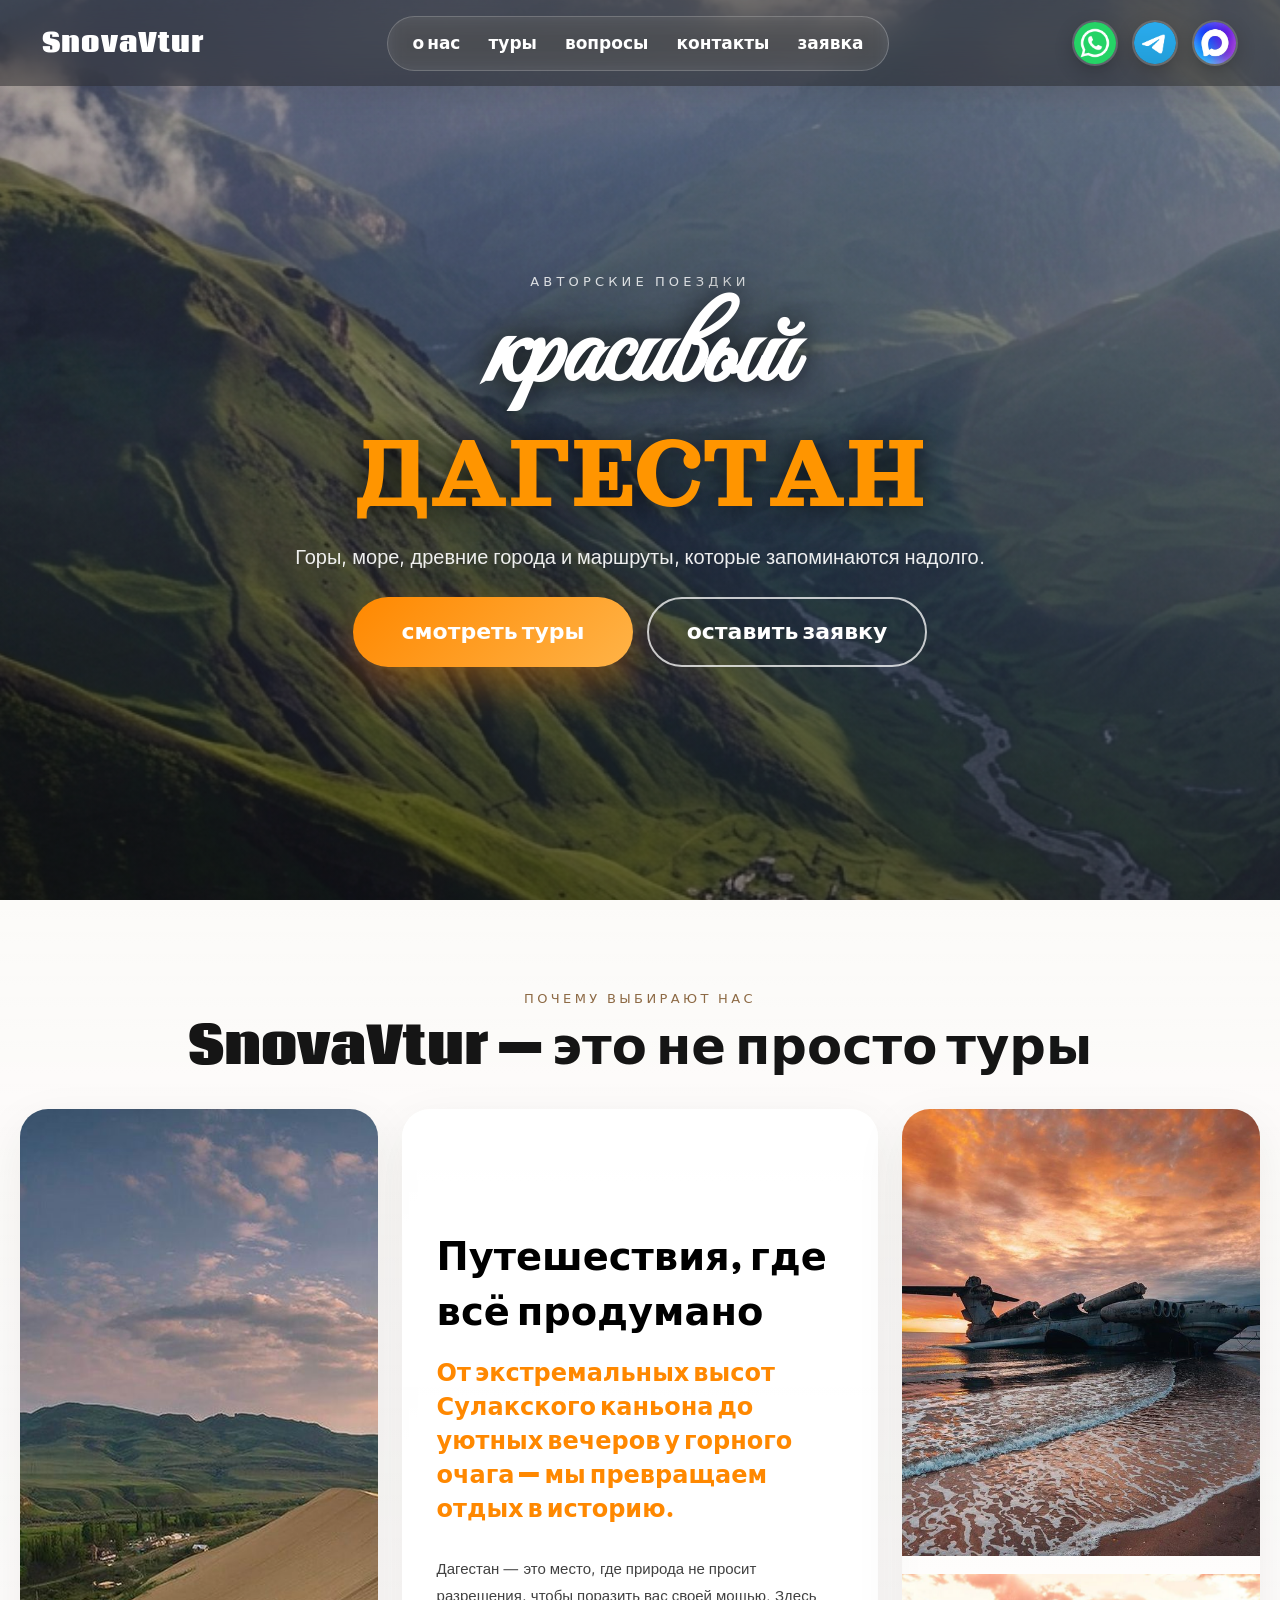
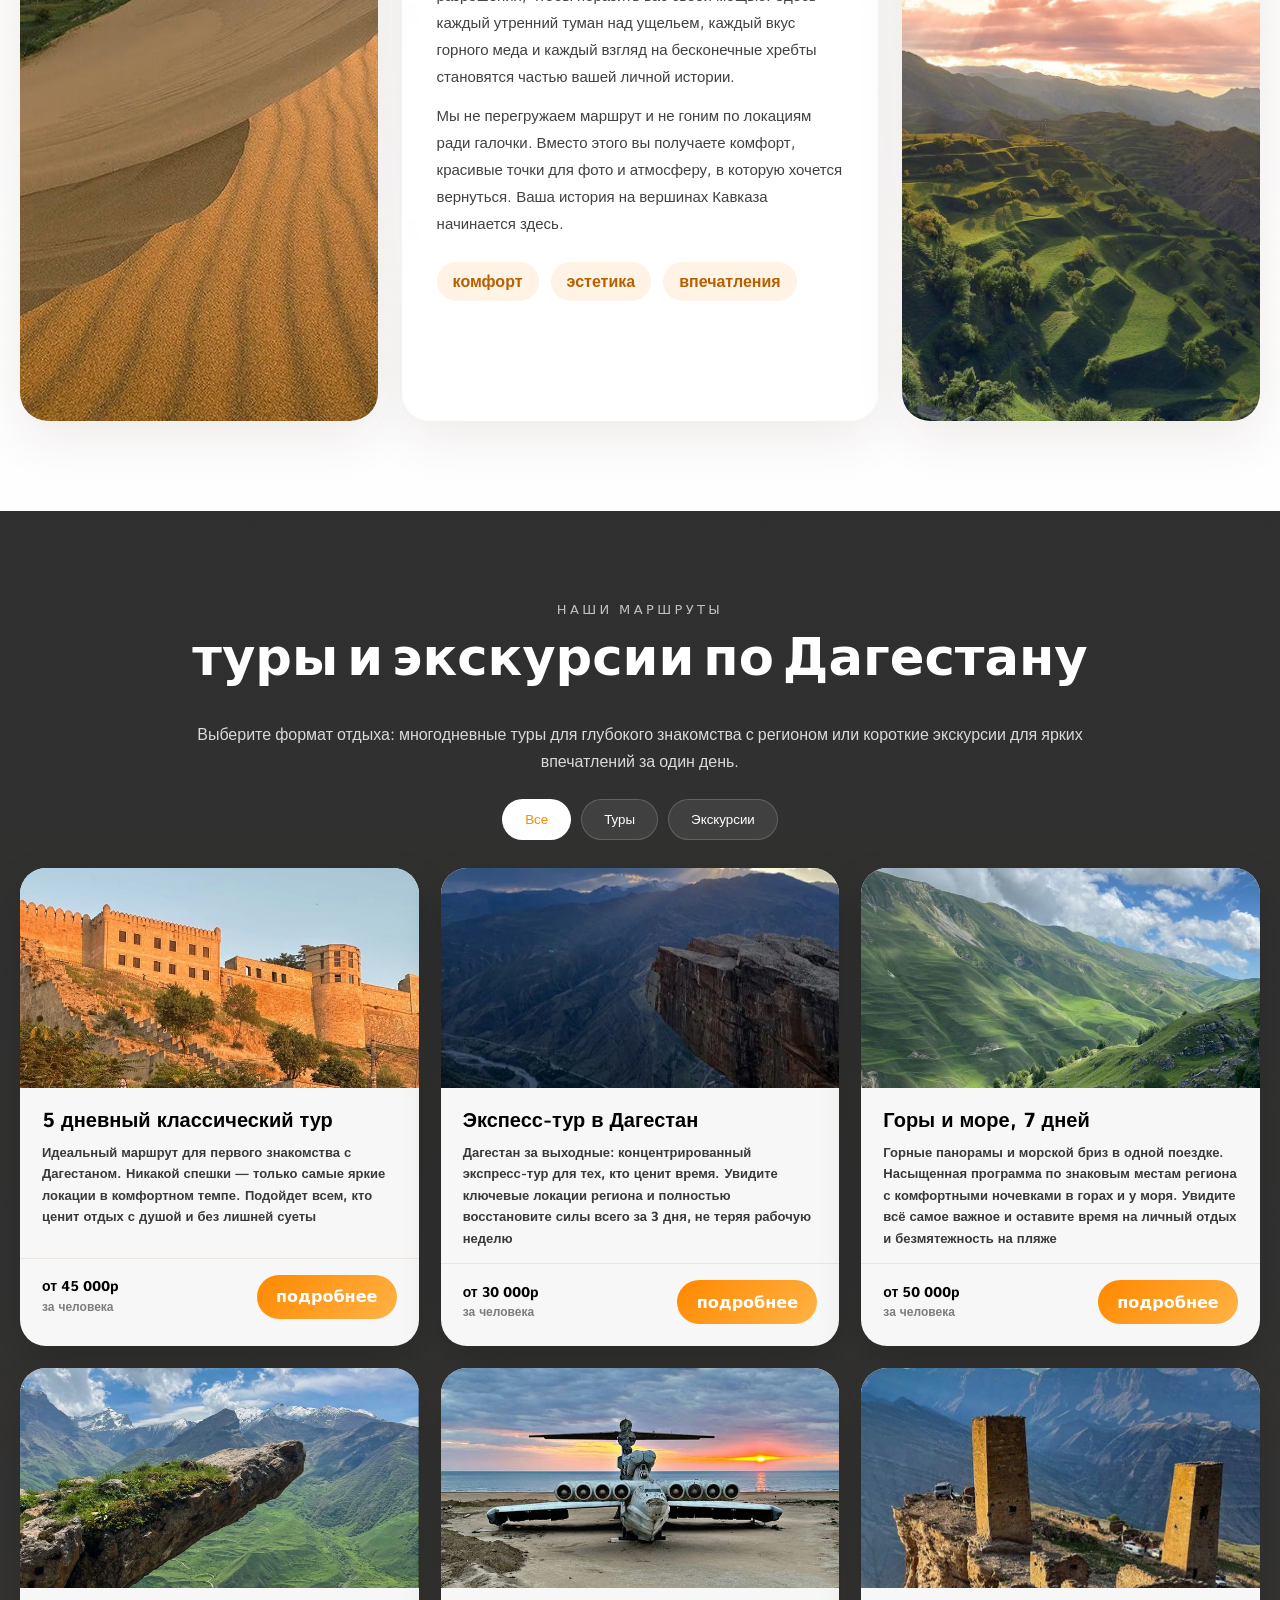
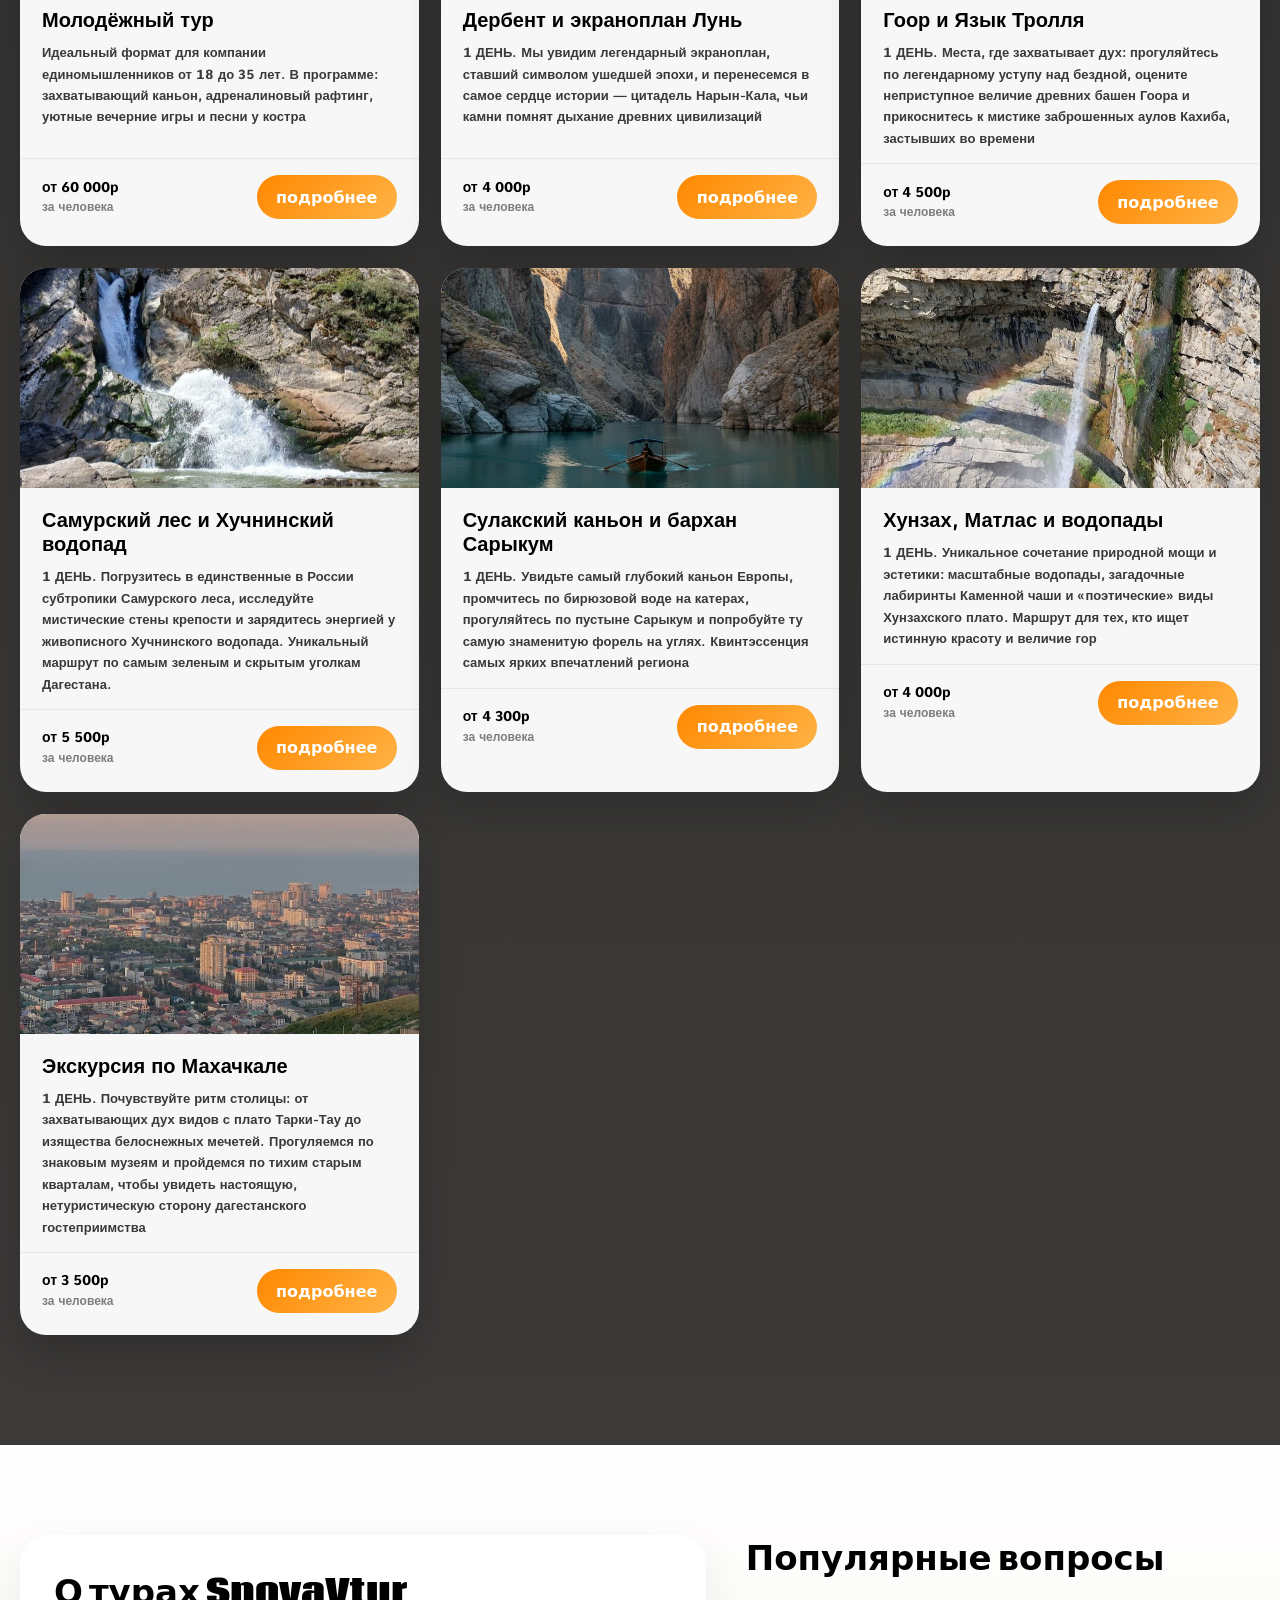
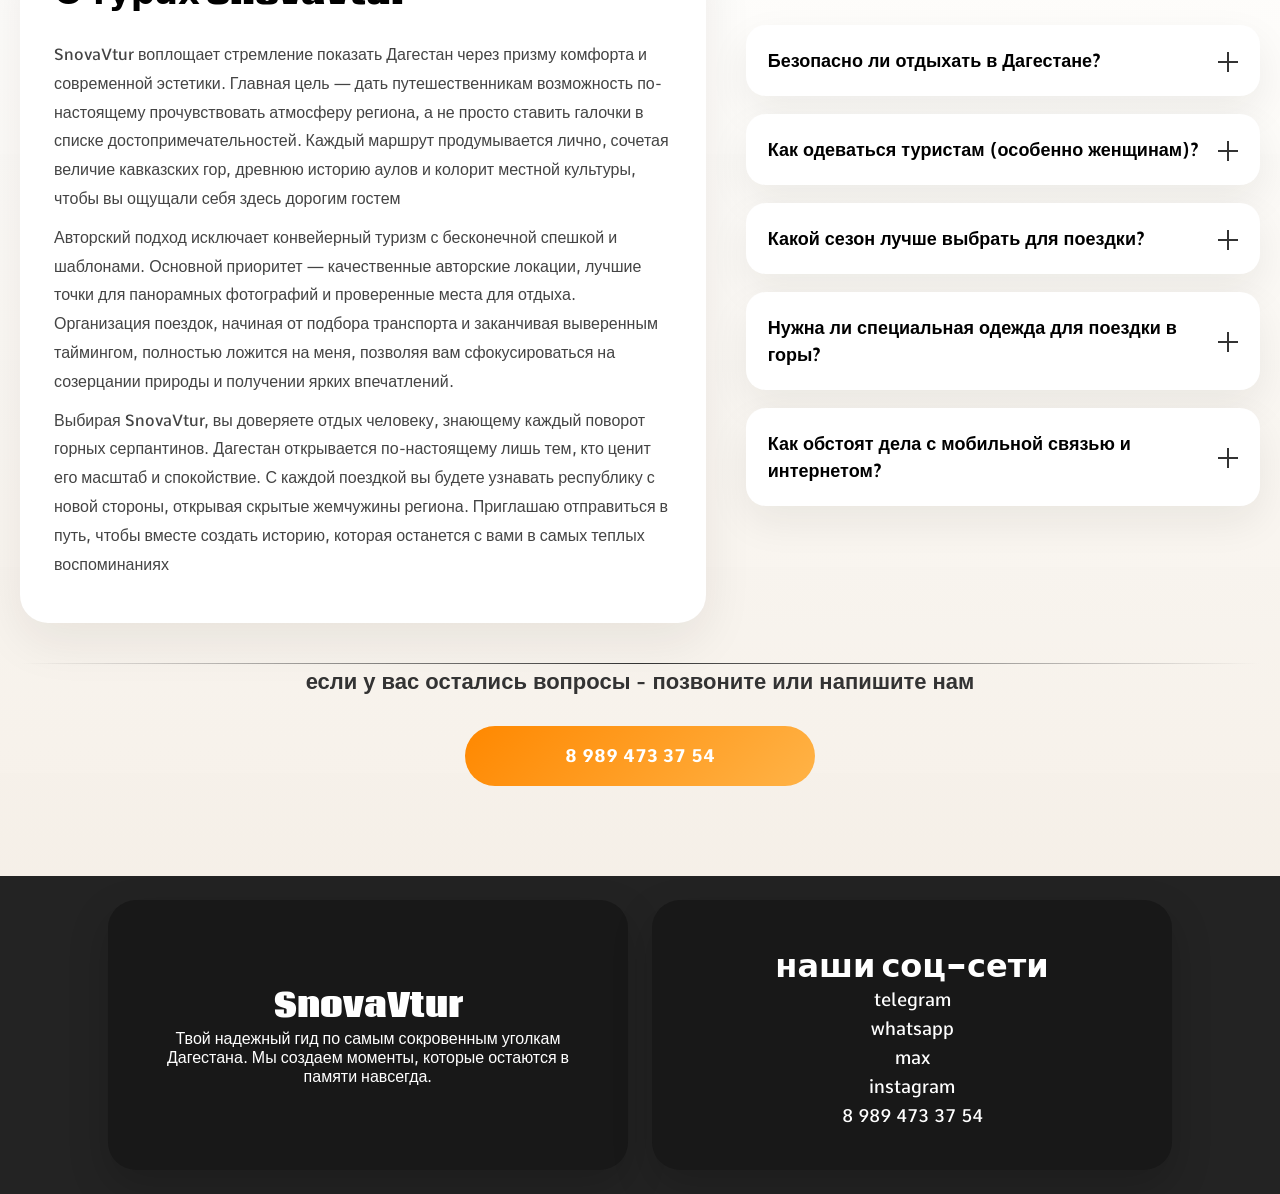
<file: index.html>
<!DOCTYPE html>
<html lang="ru">
<head>
    <meta charset="UTF-8">
    <meta name="viewport" content="width=device-width, initial-scale=1.0">
    <title>SnovaVtur — туры по Дагестану</title>
    <link rel="icon" type="image/svg+xml" href="favicon.svg">
    <link rel="stylesheet" href="style.css">
    <link rel="stylesheet" href="modal.css">
    <link rel="preconnect" href="https://fonts.googleapis.com">
    <link rel="preconnect" href="https://fonts.gstatic.com" crossorigin>
    <link href="https://fonts.googleapis.com/css2?family=Great+Vibes&display=swap" rel="stylesheet">
    <link rel="preconnect" href="https://fonts.googleapis.com">
    <link rel="preconnect" href="https://fonts.gstatic.com" crossorigin>
    <link href="https://fonts.googleapis.com/css2?family=Orelega+One&display=swap" rel="stylesheet">
    <link rel="preconnect" href="https://fonts.googleapis.com">
    <link rel="preconnect" href="https://fonts.gstatic.com" crossorigin>
    <link href="https://fonts.googleapis.com/css2?family=Coda:wght@400;700;800&display=swap" rel="stylesheet">
    <link rel="preconnect" href="https://fonts.googleapis.com">
    <link rel="preconnect" href="https://fonts.gstatic.com" crossorigin>
    <link href="https://fonts.googleapis.com/css2?family=Comme:wght@100..900&display=swap" rel="stylesheet">
</head>
<body>
    <header id="header">
        <a href="#hero">SnovaVtur</a>
        <button class="burger" type="button" aria-label="Открыть меню" aria-expanded="false">
            <span></span>
            <span></span>
            <span></span>
        </button>
        <div class="header-div1">
            <a href="#about">о нас</a>
            <a href="#turi">туры</a>
            <a href="#questions">вопросы</a>
            <a href="#footer">контакты</a>
            <a href="#" data-booking-open>заявка</a>
        </div>
        <div class="header-div2">
            <a href="https://wa.me/79894733754" target="_blank"><img src="img/Whatsapp.png" alt="WhatsApp"></a>
            <a href="https://t.me/Gabbar_Han" target="_blank"><img src="img/Telegram.png" alt="Telegram"></a>
            <a href="https://max.ru/u/f9LHodD0cOI4b3SwYSdN_EWwCpvfoghLmBJbnFuvf1nrCDXVqdGEyd-Ysb4" target="_blank"><img src="img/max.png" alt="Max"></a>
        </div>
    </header>

    <main>
        <section class="hero" id="hero">
            <img src="img/горы.png" class="hero-bg" alt="Горы Дагестана">
            <div class="hero-content">
                <p class="hero-tag">авторские поездки</p>
                <h3>красивый</h3>
                <h4>ДАГЕСТАН</h4>
                <p class="hero-subtitle">Горы, море, древние города и маршруты, которые запоминаются надолго.</p>
                <div class="hero-actions">
                    <a href="#turi">смотреть туры</a>
                    <a href="#" class="btn-outline" data-booking-open>оставить заявку</a>
                </div>
            </div>
        </section>

        <section class="about" id="about">
            <div class="section-heading">
                <p>почему выбирают нас</p>
                <h2>SnovaVtur — это не просто туры</h2>
            </div>
            <div class="about-content">
                <div class="about-card about-card-large">
                    <img src="img/сарыкум.png" class="about-img1" alt="Сарыкум">
                </div>
                <div class="about-text">
                    <h1>Путешествия, где всё продумано</h1>
                    <h2>От экстремальных высот Сулакского каньона до уютных вечеров у горного очага — мы превращаем отдых в историю.</h2>
                    <p>Дагестан — это место, где природа не просит разрешения, чтобы поразить вас своей мощью. Здесь каждый утренний туман над ущельем, каждый вкус горного меда и каждый взгляд на бесконечные хребты становятся частью вашей личной истории.</p>
                    <p>Мы не перегружаем маршрут и не гоним по локациям ради галочки. Вместо этого вы получаете комфорт, красивые точки для фото и атмосферу, в которую хочется вернуться. Ваша история на вершинах Кавказа начинается здесь.</p>
                    <div class="about-highlights">
                        <span>комфорт</span>
                        <span>эстетика</span>
                        <span>впечатления</span>
                    </div>
                </div>
                <div class="about-imgdiv">
                    <img src="img/море и лунь.png" class="about-img2" alt="Море и Лунь">
                    <img src="img/Чохские террасы.png" class="about-img3" alt="Чохские террасы">
                </div>
            </div>
        </section>

        <section class="turi" id="turi">
            <div class="section-heading section-heading-light">
                <p>наши маршруты</p>
                <h2>туры и экскурсии по Дагестану</h2>
            </div>
            <div class="turi-intro">
                <p>Выберите формат отдыха: многодневные туры для глубокого знакомства с регионом или короткие экскурсии для ярких впечатлений за один день.</p>
            </div>
            <div class="filter-buttons">
                <button class="filter-btn active" onclick="filterSelection('all', this)">Все</button>
                <button class="filter-btn" onclick="filterSelection('tour', this)">Туры</button>
                <button class="filter-btn" onclick="filterSelection('excursion', this)">Экскурсии</button>
            </div>
            <div class="turi-grid">
                <div class="card-1 tour">
                    <a href="tour-yach-1.html"><img src="img/дербентт.png" alt="5 дневный классический тур"></a>
                    <div class="card-text-1">
                        <h1>5 дневный классический тур</h1>
                        <p>Идеальный маршрут для первого знакомства с Дагестаном. Никакой спешки — только самые яркие локации в комфортном темпе. Подойдет всем, кто ценит отдых с душой и без лишней суеты</p>
                    </div>
                    <div class="card-text-2">
                        <p>от 45 000p <br> <span>за человека</span></p>
                        <a href="tour-yach-1.html">подробнее</a>
                    </div>
                </div>
                <div class="card-1 tour">
                    <a href="tour-yach-2.html"><img src="img/Горах.png" alt="Экспесс-тур в Дагестан"></a>
                    <div class="card-text-1">
                        <h1>Экспесс-тур в Дагестан</h1>
                        <p>Дагестан за выходные: концентрированный экспресс-тур для тех, кто ценит время. Увидите ключевые локации региона и полностью восстановите силы всего за 3 дня, не теряя рабочую неделю</p>
                    </div>
                    <div class="card-text-2">
                        <p>от 30 000p <br> <span>за человека</span></p>
                        <a href="tour-yach-2.html">подробнее</a>
                    </div>
                </div>
                <div class="card-1 tour">
                    <a href="tour-yach-3.html"><img src="img/горыдагестана.png" alt="Горы и море, 7 дней"></a>
                    <div class="card-text-1">
                        <h1>Горы и море, 7 дней</h1>
                        <p>Горные панорамы и морской бриз в одной поездке. Насыщенная программа по знаковым местам региона с комфортными ночевками в горах и у моря. Увидите всё самое важное и оставите время на личный отдых и безмятежность на пляже</p>
                    </div>
                    <div class="card-text-2">
                        <p>от 50 000p <br> <span>за человека</span></p>
                        <a href="tour-yach-3.html">подробнее</a>
                    </div>
                </div>
                <div class="card-1 tour">
                    <a href="tour-yach-4.html"><img src="img/Язык тролля.png" alt="Молодёжный тур"></a>
                    <div class="card-text-1">
                        <h1>Молодёжный тур</h1>
                        <p>Идеальный формат для компании единомышленников от 18 до 35 лет. В программе: захватывающий каньон, адреналиновый рафтинг, уютные вечерние игры и песни у костра</p>
                    </div>
                    <div class="card-text-2">
                        <p>от 60 000p <br> <span>за человека</span></p>
                        <a href="tour-yach-4.html">подробнее</a>
                    </div>
                </div>
                <div class="card-1 excursion">
                    <a href="ex-yach-1.html"><img src="img/Лунь.png" alt="Дербент и экраноплан Лунь"></a>
                    <div class="card-text-1">
                        <h1>Дербент и экраноплан Лунь</h1>
                        <p>1 ДЕНЬ. Мы увидим легендарный экраноплан, ставший символом ушедшей эпохи, и перенесемся в самое сердце истории — цитадель Нарын-Кала, чьи камни помнят дыхание древних цивилизаций</p>
                    </div>
                    <div class="card-text-2">
                        <p>от 4 000p <br> <span>за человека</span></p>
                        <a href="ex-yach-1.html">подробнее</a>
                    </div>
                </div>
                <div class="card-1 excursion">
                    <a href="ex-yach-3.html"><img src="img/Башни Гоора.png" alt="Гоор и Язык Тролля"></a>
                    <div class="card-text-1">
                        <h1>Гоор и Язык Тролля</h1>
                        <p>1 ДЕНЬ. Места, где захватывает дух: прогуляйтесь по легендарному уступу над бездной, оцените неприступное величие древних башен Гоора и прикоснитесь к мистике заброшенных аулов Кахиба, застывших во времени</p>
                    </div>
                    <div class="card-text-2">
                        <p>от 4 500p <br> <span>за человека</span></p>
                        <a href="ex-yach-3.html">подробнее</a>
                    </div>
                </div>
                <div class="card-1 excursion">
                    <a href="ex-yach-4.html"><img src="img/Хучнинский водопад.png" alt="Самурский лес и Хучнинский водопад"></a>
                    <div class="card-text-1">
                        <h1>Самурский лес и Хучнинский водопад</h1>
                        <p>1 ДЕНЬ. Погрузитесь в единственные в России субтропики Самурского леса, исследуйте мистические стены крепости и зарядитесь энергией у живописного Хучнинского водопада. Уникальный маршрут по самым зеленым и скрытым уголкам Дагестана.</p>
                    </div>
                    <div class="card-text-2">
                        <p>от 5 500p <br> <span>за человека</span></p>
                        <a href="ex-yach-4.html">подробнее</a>
                    </div>
                </div>
                <div class="card-1 excursion">
                    <a href="ex-yach-5.html"><img src="img/Сулакский каньон.png" alt="Сулакский каньон и бархан Сарыкум"></a>
                    <div class="card-text-1">
                        <h1>Сулакский каньон и бархан Сарыкум</h1>
                        <p>1 ДЕНЬ. Увидьте самый глубокий каньон Европы, промчитесь по бирюзовой воде на катерах, прогуляйтесь по пустыне Сарыкум и попробуйте ту самую знаменитую форель на углях. Квинтэссенция самых ярких впечатлений региона</p>
                    </div>
                    <div class="card-text-2">
                        <p>от 4 300p <br> <span>за человека</span></p>
                        <a href="ex-yach-5.html">подробнее</a>
                    </div>
                </div>
                <div class="card-1 excursion">
                    <a href="ex-yach-6.html"><img src="img/Хунзах.png" alt="Хунзах, Матлас и водопады"></a>
                    <div class="card-text-1">
                        <h1>Хунзах, Матлас и водопады</h1>
                        <p>1 ДЕНЬ. Уникальное сочетание природной мощи и эстетики: масштабные водопады, загадочные лабиринты Каменной чаши и «поэтические» виды Хунзахского плато. Маршрут для тех, кто ищет истинную красоту и величие гор</p>
                    </div>
                    <div class="card-text-2">
                        <p>от 4 000p <br> <span>за человека</span></p>
                        <a href="ex-yach-6.html">подробнее</a>
                    </div>
                </div>
                <div class="card-1 excursion">
                    <a href="ex-yach-7.html"><img src="img/Махачкала.png" alt="Экскурсия по Махачкале"></a>
                    <div class="card-text-1">
                        <h1>Экскурсия по Махачкале</h1>
                        <p>1 ДЕНЬ. Почувствуйте ритм столицы: от захватывающих дух видов с плато Тарки-Тау до изящества белоснежных мечетей. Прогуляемся по знаковым музеям и пройдемся по тихим старым кварталам, чтобы увидеть настоящую, нетуристическую сторону дагестанского гостеприимства</p>
                    </div>
                    <div class="card-text-2">
                        <p>от 3 500p <br> <span>за человека</span></p>
                        <a href="ex-yach-7.html">подробнее</a>
                    </div>
                </div>
            </div>
        </section>

        <section class="questions" id="questions">
            <div class="questions-div1">
                <div class="qs-text1">
                    <h1>О турах SnovaVtur</h1>
                    <p>SnovaVtur воплощает стремление показать Дагестан через призму комфорта и современной эстетики. Главная цель — дать путешественникам возможность по-настоящему прочувствовать атмосферу региона, а не просто ставить галочки в списке достопримечательностей. Каждый маршрут продумывается лично, сочетая величие кавказских гор, древнюю историю аулов и колорит местной культуры, чтобы вы ощущали себя здесь дорогим гостем</p>
                    <p>Авторский подход исключает конвейерный туризм с бесконечной спешкой и шаблонами. Основной приоритет — качественные авторские локации, лучшие точки для панорамных фотографий и проверенные места для отдыха. Организация поездок, начиная от подбора транспорта и заканчивая выверенным таймингом, полностью ложится на меня, позволяя вам сфокусироваться на созерцании природы и получении ярких впечатлений.</p>
                    <p>Выбирая SnovaVtur, вы доверяете отдых человеку, знающему каждый поворот горных серпантинов. Дагестан открывается по-настоящему лишь тем, кто ценит его масштаб и спокойствие. С каждой поездкой вы будете узнавать республику с новой стороны, открывая скрытые жемчужины региона. Приглашаю отправиться в путь, чтобы вместе создать историю, которая останется с вами в самых теплых воспоминаниях</p>
                </div>
                <div class="qs-text2">
                    <h1>Популярные вопросы</h1>
                    <div class="accordion">
                      <div class="accordion-header">
                        <span>Безопасно ли отдыхать в Дагестане?</span>
                        <div class="icon"></div>
                      </div>
                      <div class="accordion-content">
                        <p>Да, в Дагестане абсолютно безопасно для туристов. Республика активно развивается как туристический центр, и к гостям здесь относятся с традиционным кавказским радушием и гостеприимством. Главное правило — проявлять уважение к местным традициям, обычаям и культуре. Как и в любом другом месте, достаточно соблюдать элементарные нормы приличия, чтобы ваш отдых прошел комфортно.</p>
                      </div>
                    </div>
                    <div class="accordion">
                      <div class="accordion-header">
                        <span>Как одеваться туристам (особенно женщинам)?</span>
                        <div class="icon"></div>
                      </div>
                      <div class="accordion-content">
                        <p>Дагестан — республика с сильными традициями. В городах (Махачкала, Дербент) дресс-код достаточно свободный, но стоит избегать чрезмерно откровенных нарядов (мини-юбки, глубокое декольте, прозрачные ткани). <br>

• Для женщин: при посещении мечетей и горных сел желательно иметь при себе легкий платок и одежду, закрывающую плечи и колени. <br>

• Для мужчин: не рекомендуется ходить в общественных местах с обнаженным торсом или в очень коротких шортах.</p>
                      </div>
                    </div>
                    <div class="accordion">
                      <div class="accordion-header">
                        <span>Какой сезон лучше выбрать для поездки?</span>
                        <div class="icon"></div>
                      </div>
                      <div class="accordion-content">
                        <p>Все зависит от цели вашей поездки. <br>

• С мая по сентябрь — идеальное время для поездок в горы, трекинга и посещения знаковых мест, так как в горах устанавливается комфортная погода. <br>

• Июнь – август — время для пляжного отдыха на Каспийском море. <br>

• Весна и осень — лучшее время для экскурсионных туров, когда не слишком жарко и можно насладиться красивыми пейзажами без летнего зноя.</p>
                      </div>
                    </div>
                    <div class="accordion">
                      <div class="accordion-header">
                        <span>Нужна ли специальная одежда для поездки в горы?</span>
                        <div class="icon"></div>
                      </div>
                      <div class="accordion-content">
                        <p>Даже если в Махачкале жарко, в горах погода очень переменчива. Обязательно возьмите с собой: <br>

• Удобную закрытую обувь (кроссовки или треккинговые ботинки с хорошим протектором). <br>

• Ветровку или легкую куртку (на высоте часто дуют ветра и бывают прохладные вечера). <br>

• Головной убор и солнцезащитные очки.</p>
                      </div>
                    </div>
                    <div class="accordion">
                      <div class="accordion-header">
                        <span>Как обстоят дела с мобильной связью и интернетом?</span>
                        <div class="icon"></div>
                      </div>
                      <div class="accordion-content">
                        <p>В городах и популярных туристических локациях мобильная связь и интернет работают стабильно. Однако в глубоких горных районах и ущельях связь может пропадать или работать с перебоями. Рекомендуем заранее скачать офлайн-карты и предупредить близких о возможных перерывах в общении, если вы планируете уезжать далеко от цивилизации.</p>
                      </div>
                    </div>
                </div>
            </div>
            <div class="questions-div2">
                <div class="poloska"></div>
                <p>если у вас остались вопросы - позвоните или напишите нам</p>
                <a href="tel:+79894733754">8 989 473 37 54</a>
            </div>
        </section>
    </main>

    <footer id="footer">
        <div class="footer-div1">
            <h1>SnovaVtur</h1>
            <p>Твой надежный гид по самым сокровенным уголкам Дагестана. Мы создаем моменты, которые остаются в памяти навсегда.</p>
        </div>
        <div class="footer-div2">
            <h1>наши соц-сети</h1>
            <div>
                <a href="https://t.me/Gabbar_Han" target="_blank" class="mess">telegram</a>
                <a href="https://wa.me/79894733754" target="_blank" class="mess">whatsapp</a>
                <a href="https://max.ru/u/f9LHodD0cOI4b3SwYSdN_EWwCpvfoghLmBJbnFuvf1nrCDXVqdGEyd-Ysb4" target="_blank" class="mess">max</a>
                <a href="https://www.instagram.com/snova_v_tur" target="_blank" class="mess">instagram</a>
                <a href="tel:+79894733754" class="number">8 989 473 37 54</a>
            </div>
        </div>
    </footer>

    <!-- Модальное окно заявки -->
    <div class="modal-overlay" id="bookingModal" aria-hidden="true">
      <div class="modal" role="dialog" aria-modal="true" aria-labelledby="bookingTitle">
        <button class="modal-close" type="button" aria-label="Закрыть">&times;</button>
        <h2 id="bookingTitle">Заявка на бронирование</h2>
        <p class="modal-sub">Оставьте заявку — мы подберём даты, ответим на вопросы и забронируем вам места.</p>
        <form id="bookingForm" novalidate>
          <p class="modal-error" id="bookingError">Заполните имя и контакты, чтобы мы могли с вами связаться.</p>
          <label>
            <span>Ваше имя</span>
            <input type="text" name="name" placeholder="Иван" required>
          </label>
          <label>
            <span>Телефон или Telegram</span>
            <input type="text" name="contact" placeholder="+7 900 000-00-00" required>
          </label>
          <label>
            <span>Тур или экскурсия</span>
            <select name="tour">
              <option value="">Выберите маршрут</option>
              <option>5-дневный классический тур</option>
              <option>Экспресс-тур в Дагестан (3 дня)</option>
              <option>Горы и море (7 дней)</option>
              <option>Молодёжный тур (5 дней)</option>
              <option>Экскурсия: Дербент и экраноплан Лунь</option>
              <option>Экскурсия: Гоор и Язык Тролля</option>
              <option>Экскурсия: Самурский лес и Хучнинский водопад</option>
              <option>Экскурсия: Сулакский каньон и бархан Сарыкум</option>
              <option>Экскурсия: Хунзах, Матлас и водопады</option>
              <option>Экскурсия: Экскурсия по Махачкале</option>
            </select>
          </label>
          <div class="modal-row">
            <label>
              <span>Дата поездки</span>
              <input type="date" name="date">
            </label>
            <label>
              <span>Количество людей</span>
              <input type="number" name="people" min="1" max="20" placeholder="1">
            </label>
          </div>
          <label>
            <span>Комментарий</span>
            <textarea name="comment" rows="3" placeholder="Ваши пожелания и вопросы"></textarea>
          </label>
          <button type="submit" class="modal-submit">Отправить заявку</button>
          <p class="modal-success" id="bookingSuccess">Спасибо! Ваша заявка принята — мы свяжемся с вами в ближайшее время.</p>
        </form>
      </div>
    </div>

    <script src="script.js"></script>
    <script src="modal.js"></script>
    <script src="lightbox.js"></script>
</body>
</html>
    <script src="script.js"></script>
</body>
</html>
</file>
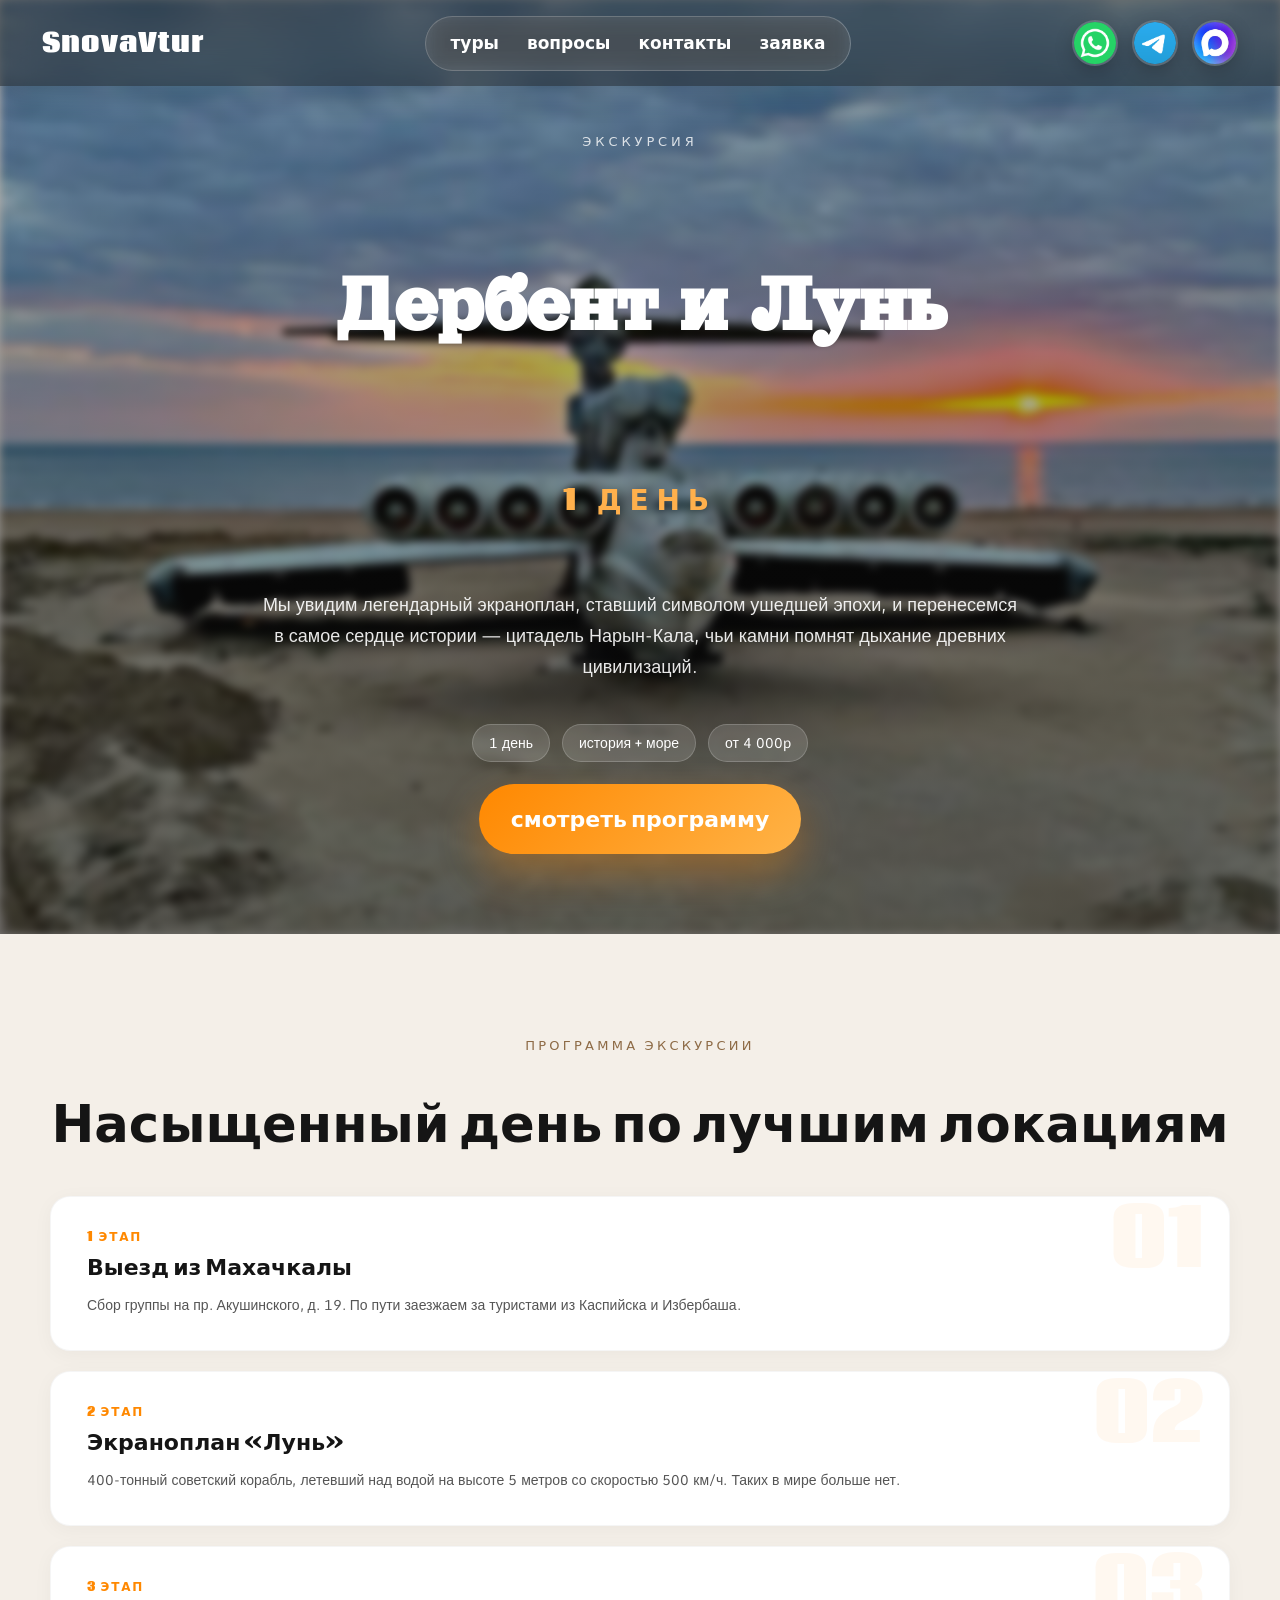
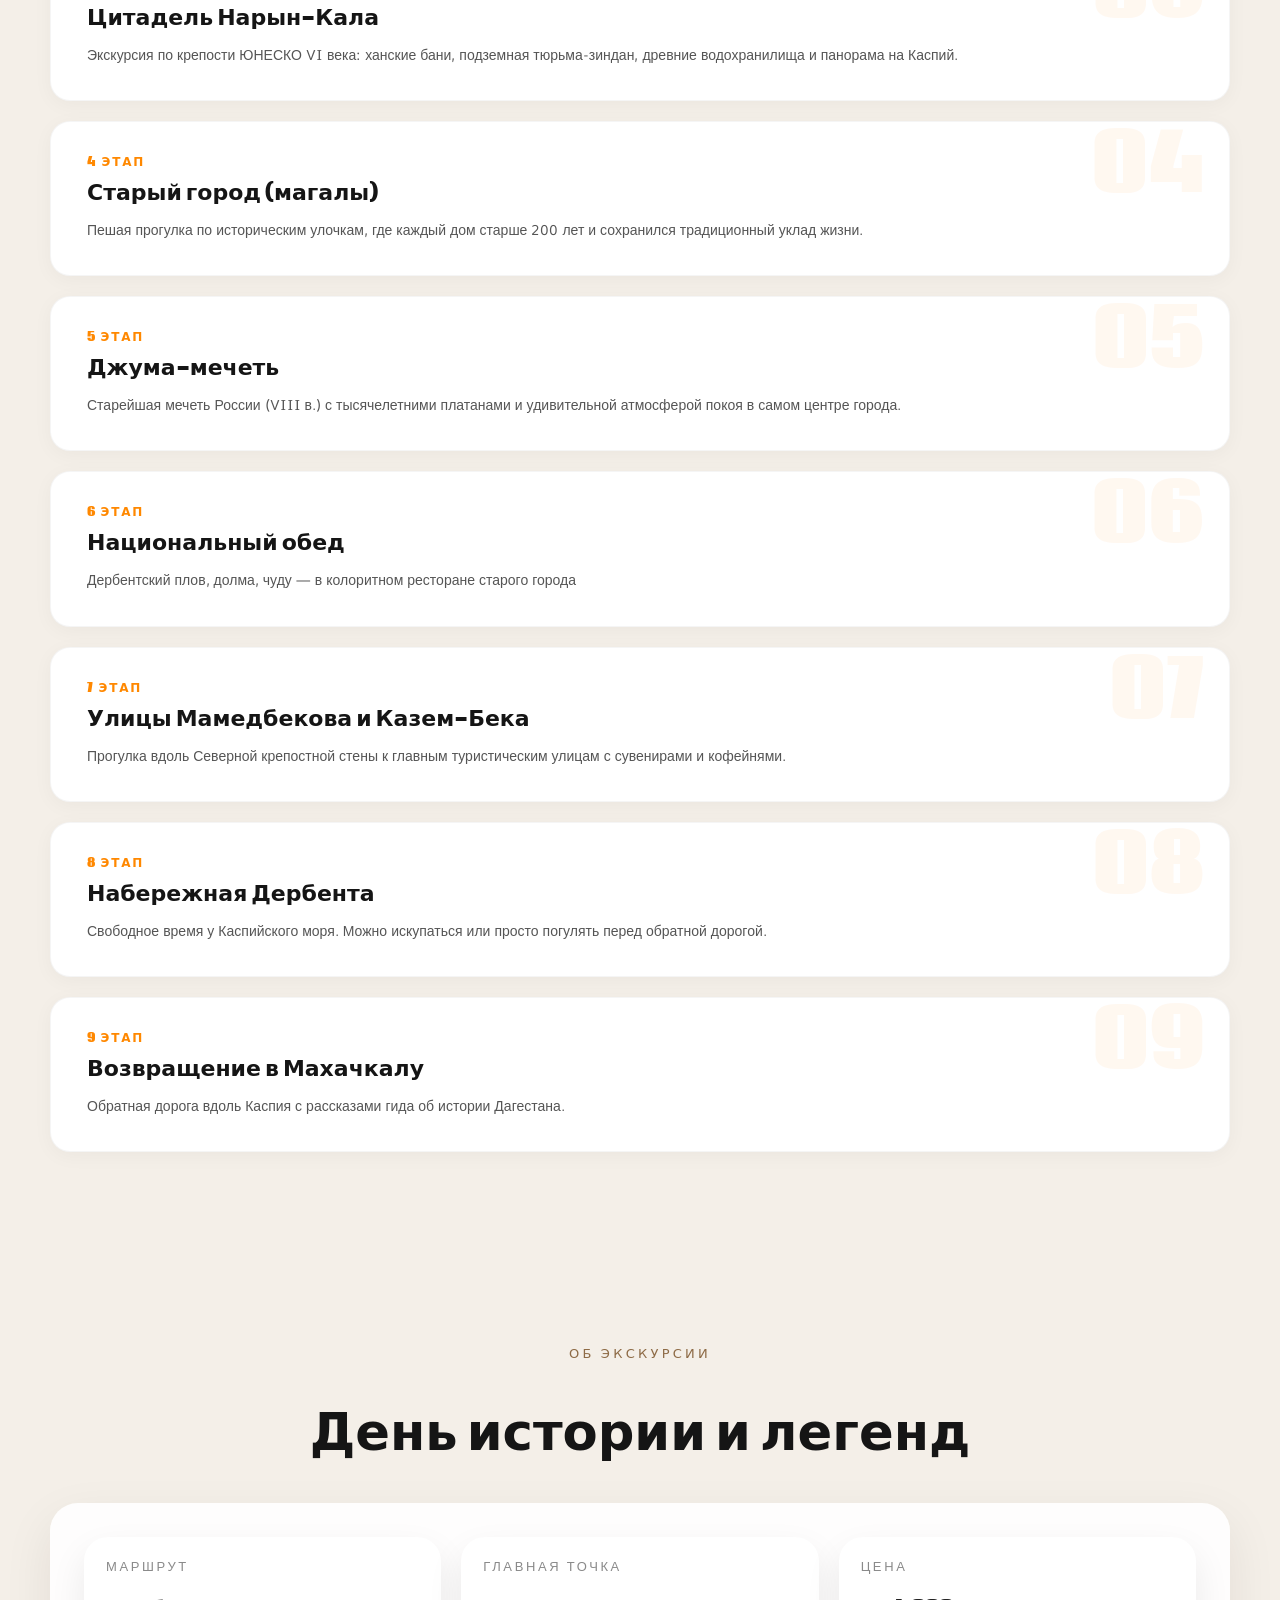
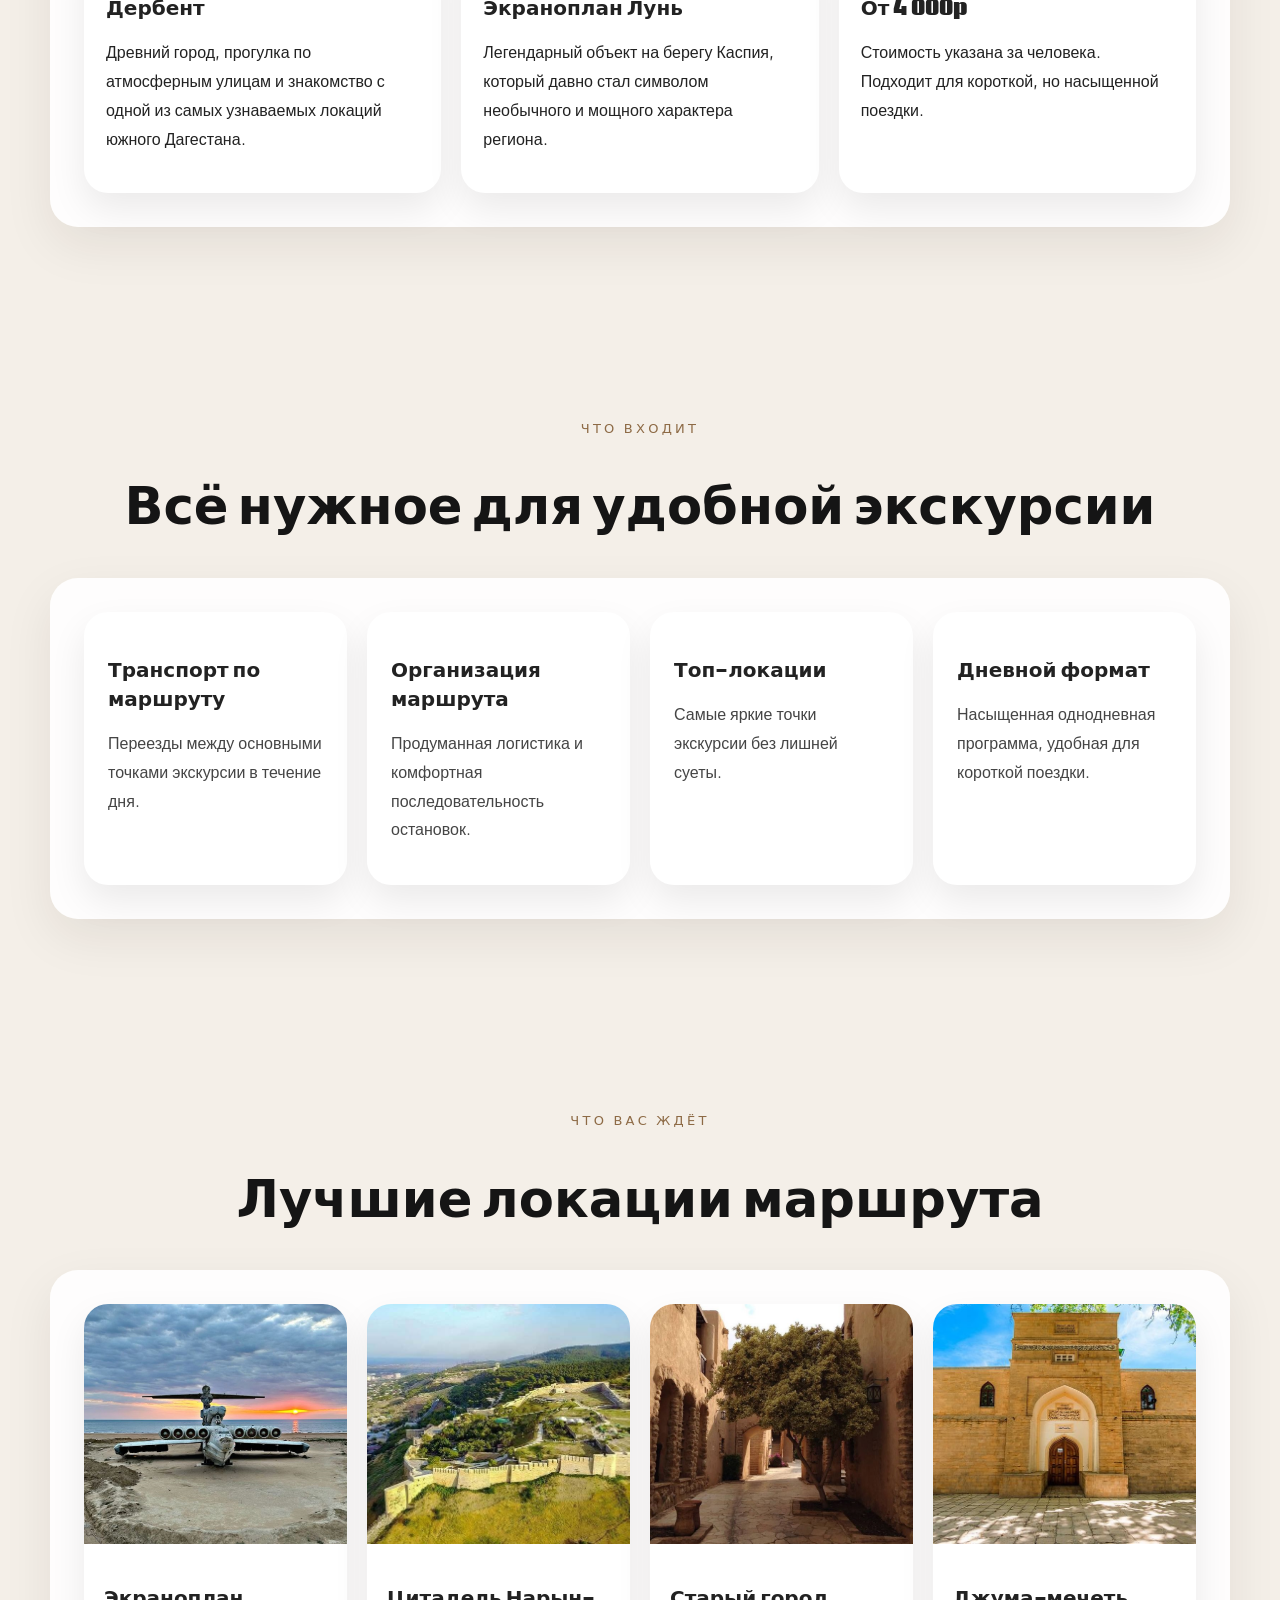
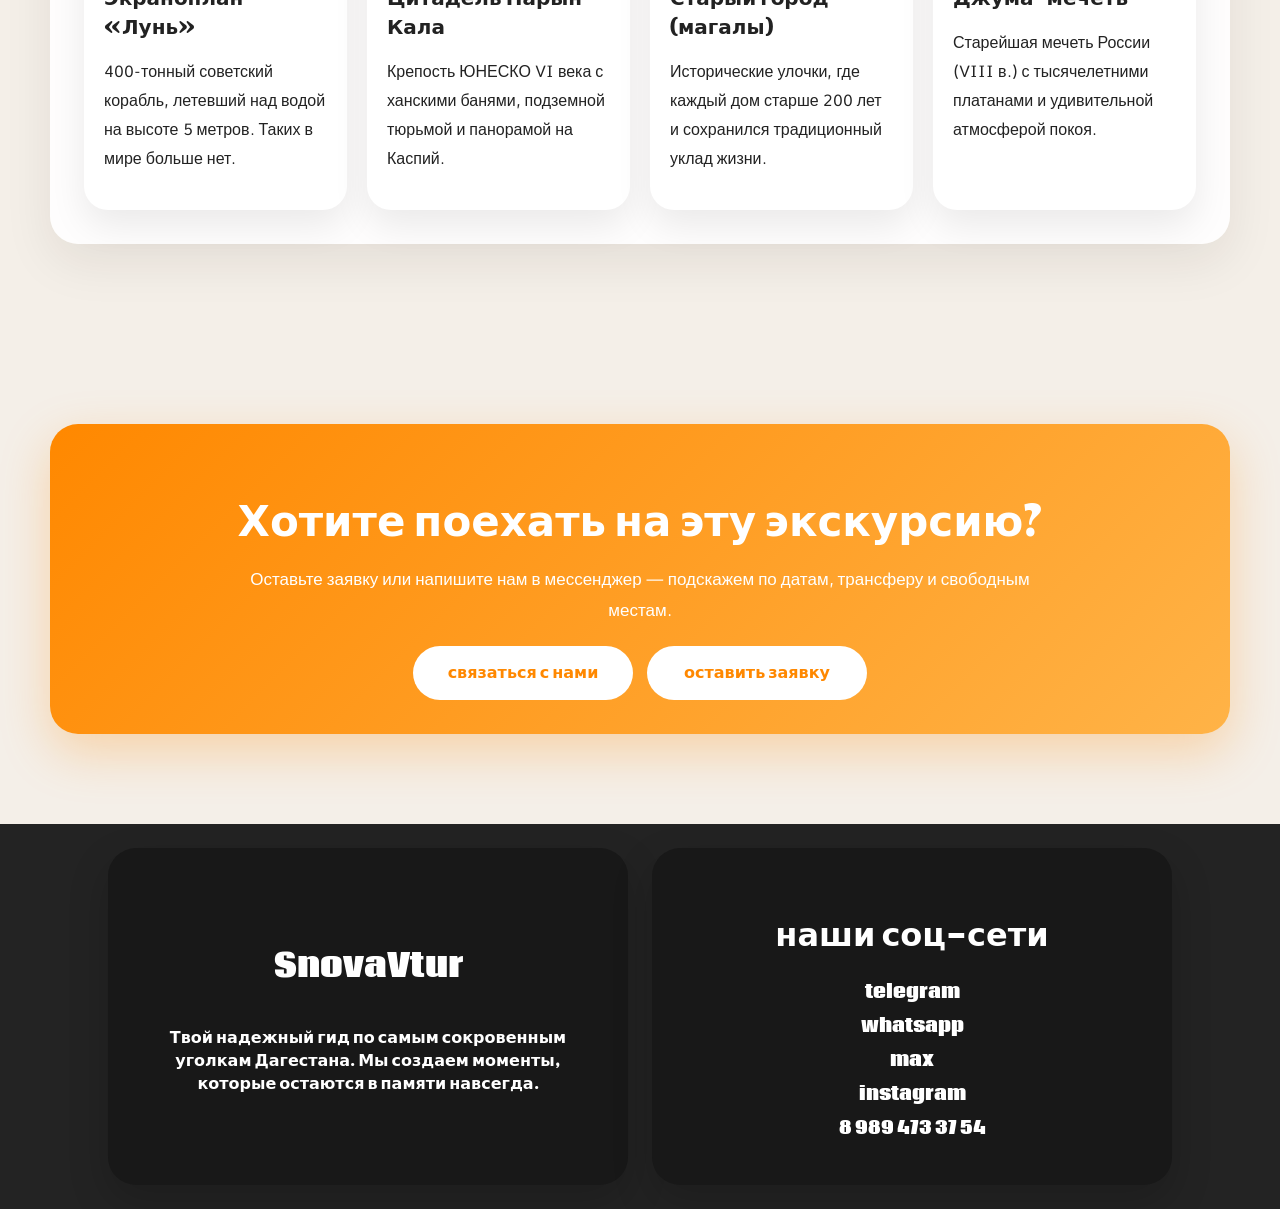
<file: ex-yach-1.html>
﻿<!doctype html>
<html lang="ru">
  <head>
    <meta charset="UTF-8" />
    <meta name="viewport" content="width=device-width, initial-scale=1.0" />
    <title>Дербент и экраноплан Лунь — SnovaVtur</title>
    <link rel="icon" type="image/svg+xml" href="favicon.svg" />
    <link rel="stylesheet" href="yach-css/ex-yach-1.css" />
    <link rel="stylesheet" href="modal.css" />
    <link rel="preconnect" href="https://fonts.googleapis.com" />
    <link rel="preconnect" href="https://fonts.gstatic.com" crossorigin />
    <link
      href="https://fonts.googleapis.com/css2?family=Great+Vibes&display=swap"
      rel="stylesheet"
    />
    <link
      href="https://fonts.googleapis.com/css2?family=Orelega+One&display=swap"
      rel="stylesheet"
    />
    <link
      href="https://fonts.googleapis.com/css2?family=Coda:wght@400;700;800&display=swap"
      rel="stylesheet"
    />
    <link
      href="https://fonts.googleapis.com/css2?family=Comme:wght@100..900&display=swap"
      rel="stylesheet"
    />
  </head>
  <body>
    <header id="header">
      <a href="index.html">SnovaVtur</a
      ><button
        class="burger"
        type="button"
        aria-label="Открыть меню"
        aria-expanded="false"
      >
        <span></span><span></span><span></span>
      </button>
      <div class="header-div1">
        <a href="index.html#turi">туры</a
        ><a href="index.html#questions">вопросы</a
        ><a href="index.html#footer">контакты</a
        ><a href="#" data-booking-open>заявка</a>
      </div>
      <div class="header-div2">
        <a href="https://wa.me/79894733754" target="_blank"
          ><img src="img/Whatsapp.png" alt="WhatsApp" /></a
        ><a href="https://t.me/Gabbar_Han" target="_blank"
          ><img src="img/Telegram.png" alt="Telegram" /></a
        ><a
          href="https://max.ru/u/f9LHodD0cOI4b3SwYSdN_EWwCpvfoghLmBJbnFuvf1nrCDXVqdGEyd-Ysb4"
          target="_blank"
          ><img src="img/max.png" alt="Max"
        /></a>
      </div>
    </header>
    <main>
      <section class="hero" id="hero">
        <img src="img/Лунь.png" class="hero-bg" alt="Дербент и Лунь" />
        <div class="hero-content">
          <p class="hero-tag">экскурсия</p>
          <h3>Дербент и Лунь</h3>
          <h4>1 ДЕНЬ</h4>
          <p class="hero-subtitle">
            Мы увидим легендарный экраноплан, ставший символом ушедшей эпохи, и
            перенесемся в самое сердце истории — цитадель Нарын-Кала, чьи камни
            помнят дыхание древних цивилизаций.
          </p>
          <div class="hero-meta">
            <span>1 день</span><span>история + море</span><span>от 4 000p</span>
          </div>
          <a href="#program">смотреть программу</a>
        </div>
      </section>
      <section class="section" id="program">
        <div class="section-heading">
          <p>программа экскурсии</p>
          <h2>Насыщенный день по лучшим локациям</h2>
        </div>
        <div class="section-panel">
          <div class="program-grid">
            <div class="program-card">
              <div class="day">1 этап</div>
              <div class="program-card-body">
              <h3>Выезд из Махачкалы</h3>
              <p>
               Сбор группы на пр. Акушинского, д. 19. По пути заезжаем за туристами из Каспийска и Избербаша.
              </p>
              </div>
            </div>
            <div class="program-card">
              <div class="day">2 этап</div>
              <div class="program-card-body">
              <h3>Экраноплан «Лунь»</h3>
              <p>
                400-тонный советский корабль, летевший над водой на высоте 5 метров со скоростью 500 км/ч. Таких в мире больше нет.
              </p>
              </div>
            </div>
            <div class="program-card">
              <div class="day">3 этап</div>
              <div class="program-card-body">
              <h3>Цитадель Нарын-Кала</h3>
              <p>
                Экскурсия по крепости ЮНЕСКО VI века: ханские бани, подземная тюрьма-зиндан, древние водохранилища и панорама на Каспий.
              </p>
              </div>
            </div>
            <div class="program-card">
              <div class="day">4 этап</div>
              <div class="program-card-body">
              <h3>Старый город (магалы)</h3>
              <p>
                Пешая прогулка по историческим улочкам, где каждый дом старше 200 лет и сохранился традиционный уклад жизни.
              </p>
              </div>
            </div>
            <div class="program-card">
              <div class="day">5 этап</div>
              <div class="program-card-body">
              <h3>Джума-мечеть</h3>
              <p>
                Старейшая мечеть России (VIII в.) с тысячелетними платанами и удивительной атмосферой покоя в самом центре города.
              </p>
              </div>
            </div>
            <div class="program-card">
              <div class="day">6 этап</div>
              <div class="program-card-body">
              <h3>Национальный обед</h3>
              <p>
                Дербентский плов, долма, чуду — в колоритном ресторане старого города
              </p>
              </div>
            </div>
            <div class="program-card">
              <div class="day">7 этап</div>
              <div class="program-card-body">
              <h3>Улицы Мамедбекова и Казем-Бека</h3>
              <p>
                Прогулка вдоль Северной крепостной стены к главным туристическим улицам с сувенирами и кофейнями.
              </p>
              </div>
            </div>
            <div class="program-card">
              <div class="day">8 этап</div>
              <div class="program-card-body">
              <h3>Набережная Дербента</h3>
              <p>
                Свободное время у Каспийского моря. Можно искупаться или просто погулять перед обратной дорогой.
              </p>
              </div>
            </div>
            <div class="program-card">
              <div class="day">9 этап</div>
              <div class="program-card-body">
              <h3>Возвращение в Махачкалу</h3>
              <p>
                Обратная дорога вдоль Каспия с рассказами гида об истории Дагестана.
              </p>
              </div>
            </div>
          </div>
        </div>
      </section>
      <section class="section">
        <div class="section-heading">
          <p>об экскурсии</p>
          <h2>День истории и легенд</h2>
        </div>
        <div class="section-panel">
          <div class="program-grid">
            <div class="program-card">
              <div class="day">маршрут</div>
              <div class="program-card-body">
              <h3>Дербент</h3>
              <p>
                Древний город, прогулка по атмосферным улицам и знакомство с
                одной из самых узнаваемых локаций южного Дагестана.
              </p>
              </div>
            </div>
            <div class="program-card">
              <div class="day">главная точка</div>
              <div class="program-card-body">
              <h3>Экраноплан Лунь</h3>
              <p>
                Легендарный объект на берегу Каспия, который давно стал символом
                необычного и мощного характера региона.
              </p>
              </div>
            </div>
            <div class="program-card">
              <div class="day">цена</div>
              <div class="program-card-body">
              <h3>От 4 000p</h3>
              <p>
                Стоимость указана за человека. Подходит для короткой, но
                насыщенной поездки.
              </p>
              </div>
            </div>
          </div>
        </div>
      </section>
      <section class="section">
        <div class="section-heading">
          <p>что входит</p>
          <h2>Всё нужное для удобной экскурсии</h2>
        </div>
        <div class="section-panel">
          <div class="include-grid">
            <div class="include-card">
              <h3>Транспорт по маршруту</h3>
              <p>Переезды между основными точками экскурсии в течение дня.</p>
            </div>
            <div class="include-card">
              <h3>Организация маршрута</h3>
              <p>
                Продуманная логистика и комфортная последовательность остановок.
              </p>
            </div>
            <div class="include-card">
              <h3>Топ-локации</h3>
              <p>Самые яркие точки экскурсии без лишней суеты.</p>
            </div>
            <div class="include-card">
              <h3>Дневной формат</h3>
              <p>
                Насыщенная однодневная программа, удобная для короткой поездки.
              </p>
            </div>
          </div>
        </div>
      </section>
      <section class="section">
        <div class="section-heading">
          <p>что вас ждёт</p>
          <h2>Лучшие локации маршрута</h2>
        </div>
        <div class="section-panel">
          <div class="features-grid">
            <div class="feature-card">
              <img src="img/Лунь.png" alt="Экраноплан Лунь" />
              <div>
                <h3>Экраноплан «Лунь»</h3>
                <p>
                  400-тонный советский корабль, летевший над водой на высоте 5 метров. Таких в мире больше нет.
                </p>
              </div>
            </div>
            <div class="feature-card">
              <img src="img/Нарын-кала.png" alt="Цитадель Нарын-Кала" />
              <div>
                <h3>Цитадель Нарын-Кала</h3>
                <p>
                  Крепость ЮНЕСКО VI века с ханскими банями, подземной тюрьмой и панорамой на Каспий.
                </p>
              </div>
            </div>
            <div class="feature-card">
              <img src="img/магал.png" alt="Старый город" />
              <div>
                <h3>Старый город (магалы)</h3>
                <p>
                  Исторические улочки, где каждый дом старше 200 лет и сохранился традиционный уклад жизни.
                </p>
              </div>
            </div>
            <div class="feature-card">
              <img
                src="img/джума мечеть дербент.png"
                alt="Джума-мечеть"
              />
              <div>
                <h3>Джума-мечеть</h3>
                <p>
                  Старейшая мечеть России (VIII в.) с тысячелетними платанами и удивительной атмосферой покоя.
                </p>
              </div>
            </div>
          </div>
        </div>
      </section>
      <section class="section">
        <div class="cta-box">
          <h2>Хотите поехать на эту экскурсию?</h2>
          <p>
            Оставьте заявку или напишите нам в мессенджер — подскажем по датам,
            трансферу и свободным местам.
          </p>
          <div class="cta-actions">
            <a href="https://wa.me/79894733754" target="_blank"
              >связаться с нами</a
            >
            <a href="#" data-booking-open>оставить заявку</a>
          </div>
        </div>
      </section>
    </main>
    <footer id="footer">
      <div class="footer-div1">
        <h1>SnovaVtur</h1>
        <p>
          Твой надежный гид по самым сокровенным уголкам Дагестана. Мы создаем
          моменты, которые остаются в памяти навсегда.
        </p>
      </div>
      <div class="footer-div2">
        <h1>наши соц-сети</h1>
        <div>
          <a href="https://t.me/Gabbar_Han" target="_blank" class="mess"
            >telegram</a
          ><a href="https://wa.me/79894733754" target="_blank" class="mess"
            >whatsapp</a
          ><a
            href="https://max.ru/u/f9LHodD0cOI4b3SwYSdN_EWwCpvfoghLmBJbnFuvf1nrCDXVqdGEyd-Ysb4"
            target="_blank"
            class="mess"
            >max</a
          ><a
            href="https://www.instagram.com/snova_v_tur"
            target="_blank"
            class="mess"
            >instagram</a
          ><a href="tel:+79894733754" class="number">8 989 473 37 54</a>
        </div>
      </div>
    </footer>
    <script src="yach-js/ex-yach-1.js"></script>
    <!-- Модальное окно заявки -->
    <div class="modal-overlay" id="bookingModal" aria-hidden="true">
      <div class="modal" role="dialog" aria-modal="true" aria-labelledby="bookingTitle">
        <button class="modal-close" type="button" aria-label="Закрыть">&times;</button>
        <h2 id="bookingTitle">Заявка на бронирование</h2>
        <p class="modal-sub">Оставьте заявку — мы подберём даты, ответим на вопросы и забронируем вам места.</p>
        <form id="bookingForm" novalidate>
          <p class="modal-error" id="bookingError">Заполните имя и контакты, чтобы мы могли с вами связаться.</p>
          <label>
            <span>Ваше имя</span>
            <input type="text" name="name" placeholder="Иван" required>
          </label>
          <label>
            <span>Телефон или Telegram</span>
            <input type="text" name="contact" placeholder="+7 900 000-00-00" required>
          </label>
          <label>
            <span>Тур или экскурсия</span>
            <select name="tour">
              <option value="">Выберите маршрут</option>
              <option>5-дневный классический тур</option>
              <option>Экспресс-тур в Дагестан (3 дня)</option>
              <option>Горы и море (7 дней)</option>
              <option>Молодёжный тур (5 дней)</option>
              <option>Экскурсия: Дербент и экраноплан Лунь</option>
              <option>Экскурсия: Гоор и Язык Тролля</option>
              <option>Экскурсия: Самурский лес и Хучнинский водопад</option>
              <option>Экскурсия: Сулакский каньон и бархан Сарыкум</option>
              <option>Экскурсия: Хунзах, Матлас и водопады</option>
              <option>Экскурсия: Экскурсия по Махачкале</option>
            </select>
          </label>
          <div class="modal-row">
            <label>
              <span>Дата поездки</span>
              <input type="date" name="date">
            </label>
            <label>
              <span>Количество людей</span>
              <input type="number" name="people" min="1" max="20" placeholder="1">
            </label>
          </div>
          <label>
            <span>Комментарий</span>
            <textarea name="comment" rows="3" placeholder="Ваши пожелания и вопросы"></textarea>
          </label>
          <button type="submit" class="modal-submit">Отправить заявку</button>
          <p class="modal-success" id="bookingSuccess">Спасибо! Ваша заявка принята — мы свяжемся с вами в ближайшее время.</p>
        </form>
      </div>
    </div>

    <script src="modal.js"></script>
    <script src="lightbox.js"></script>
  </body>
</html>
</file>
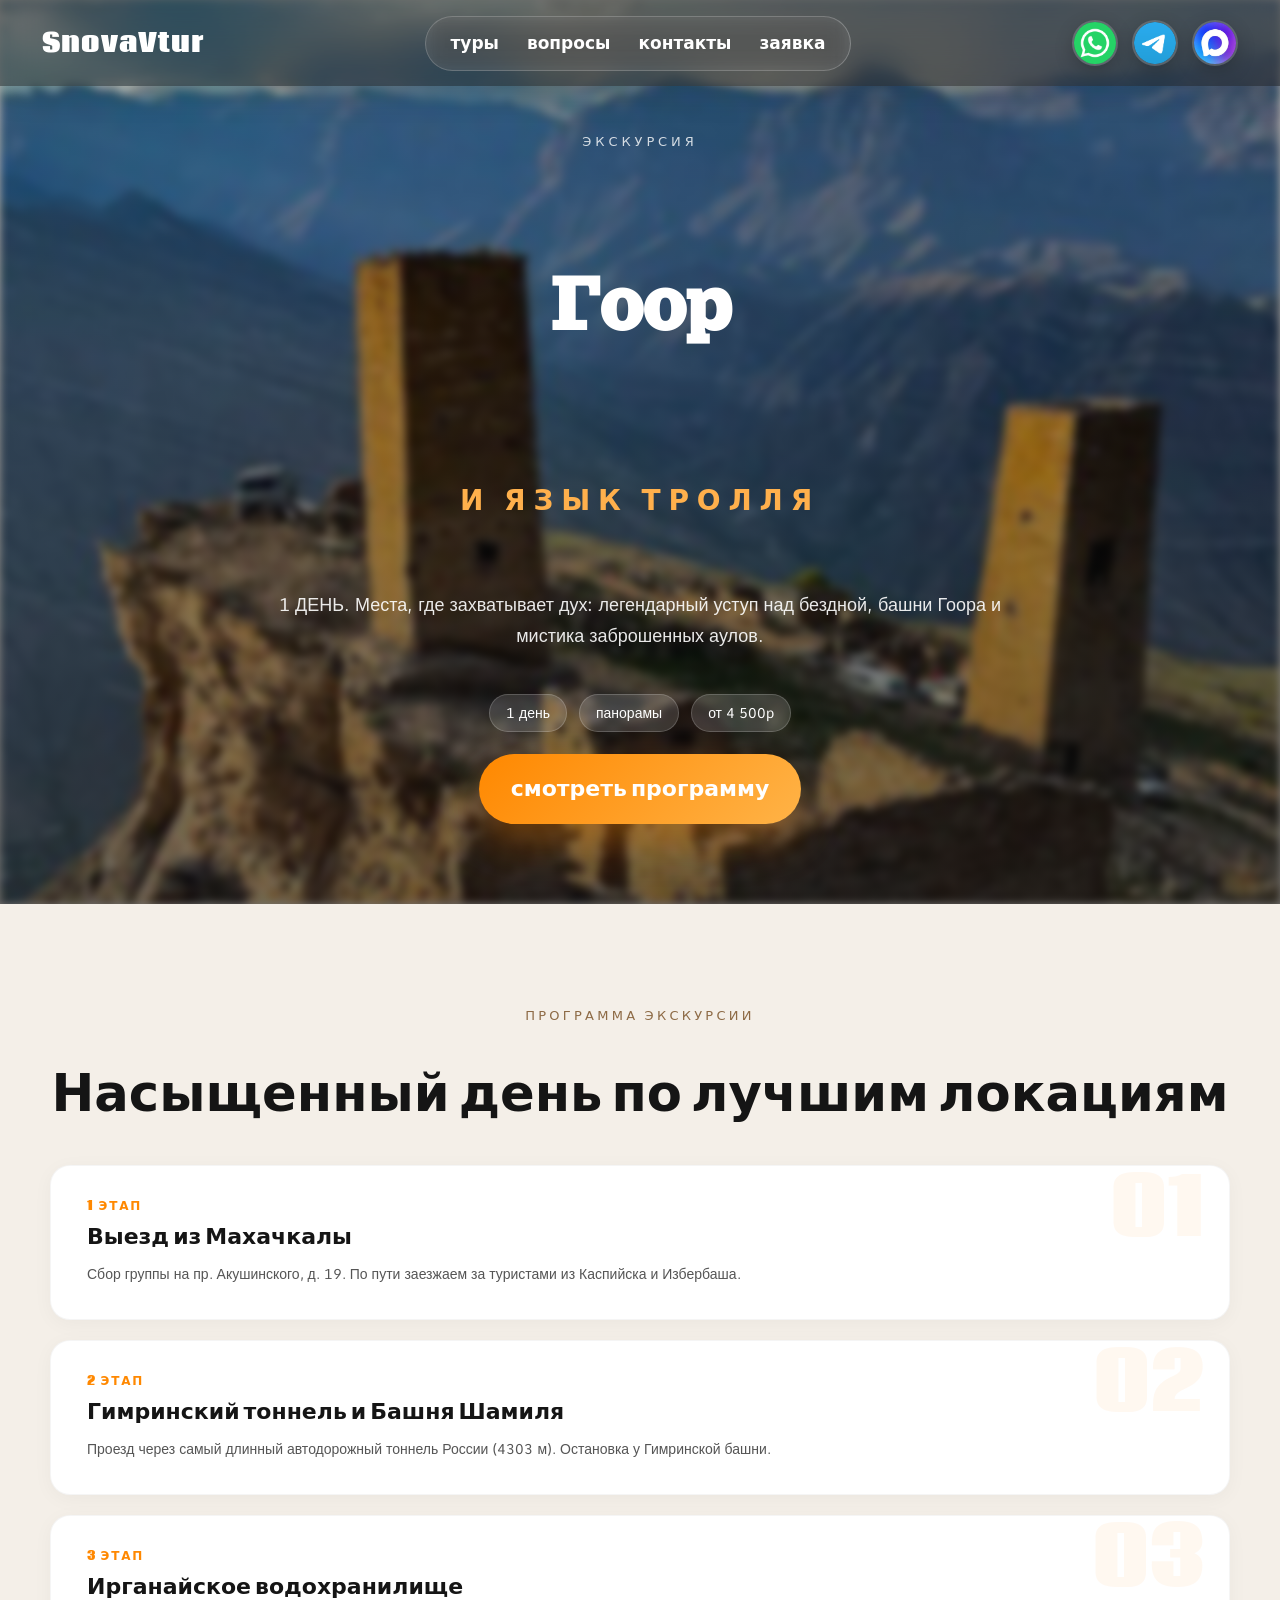
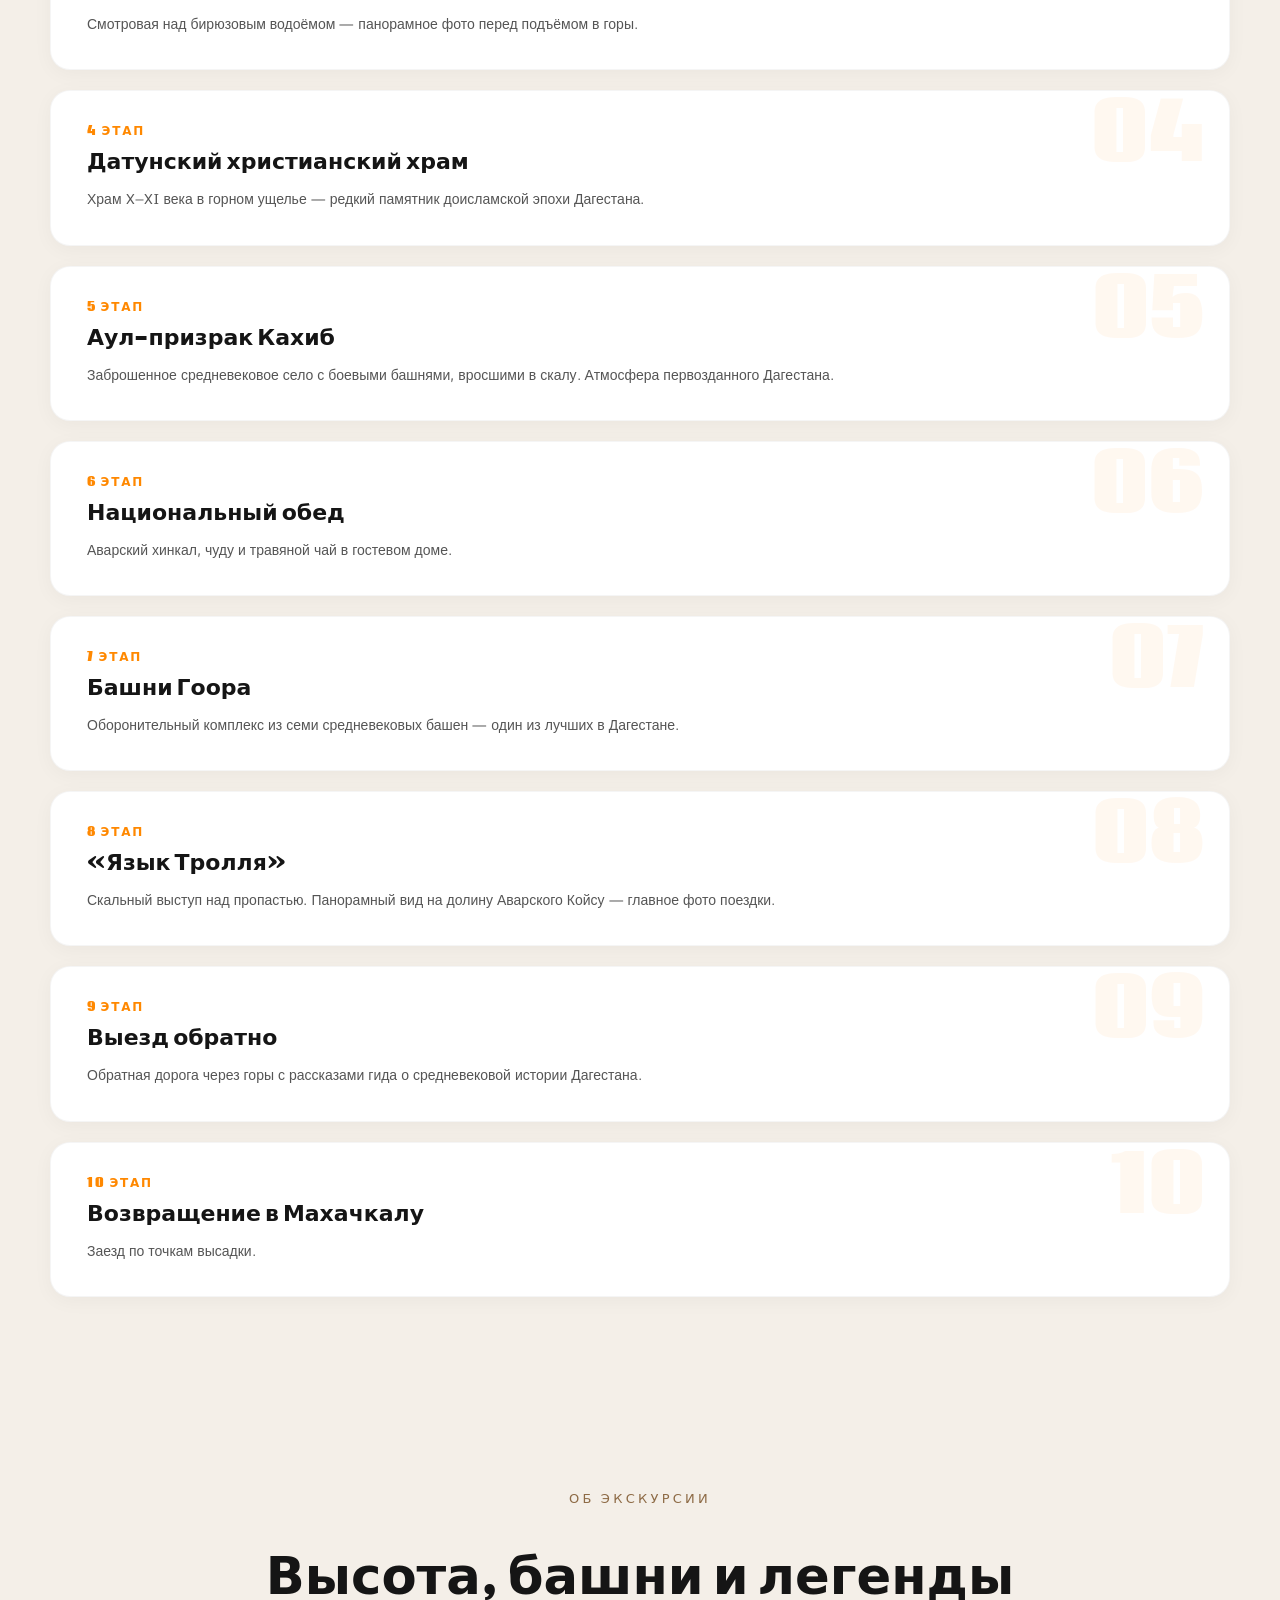
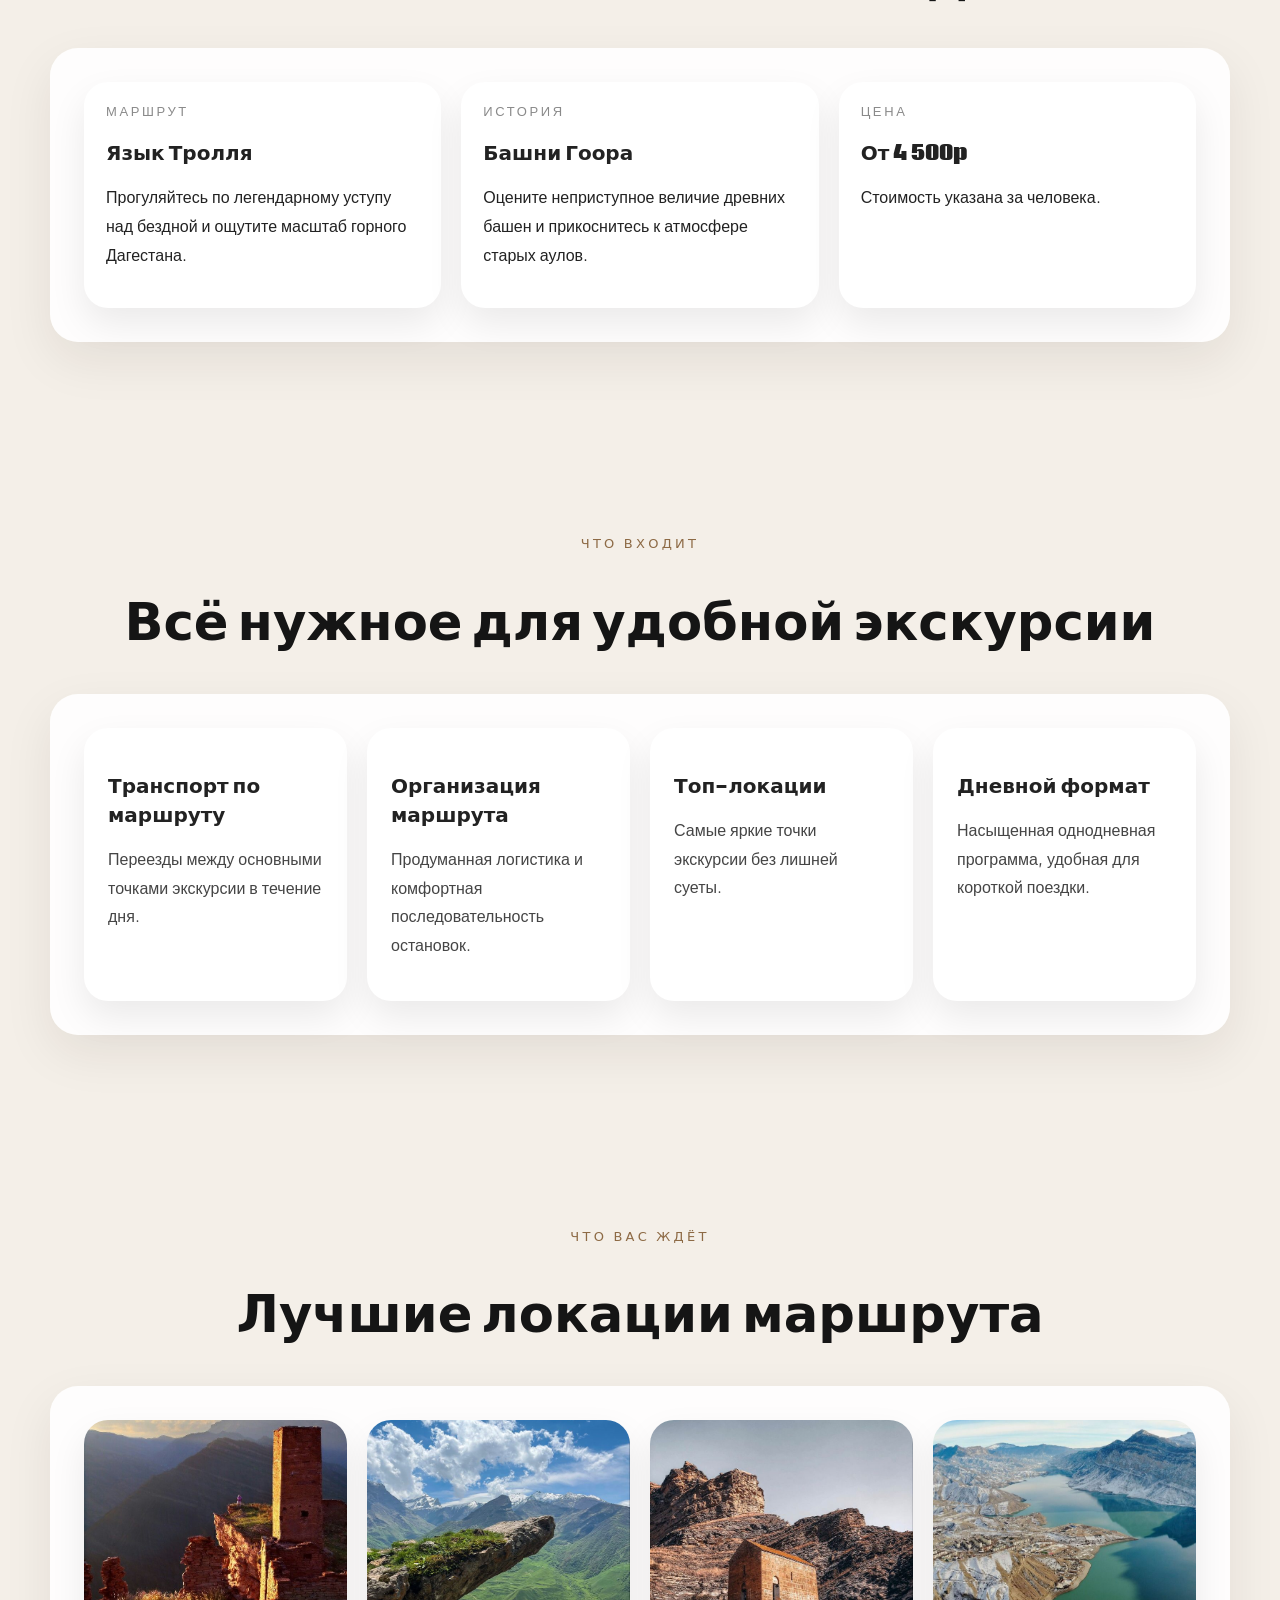
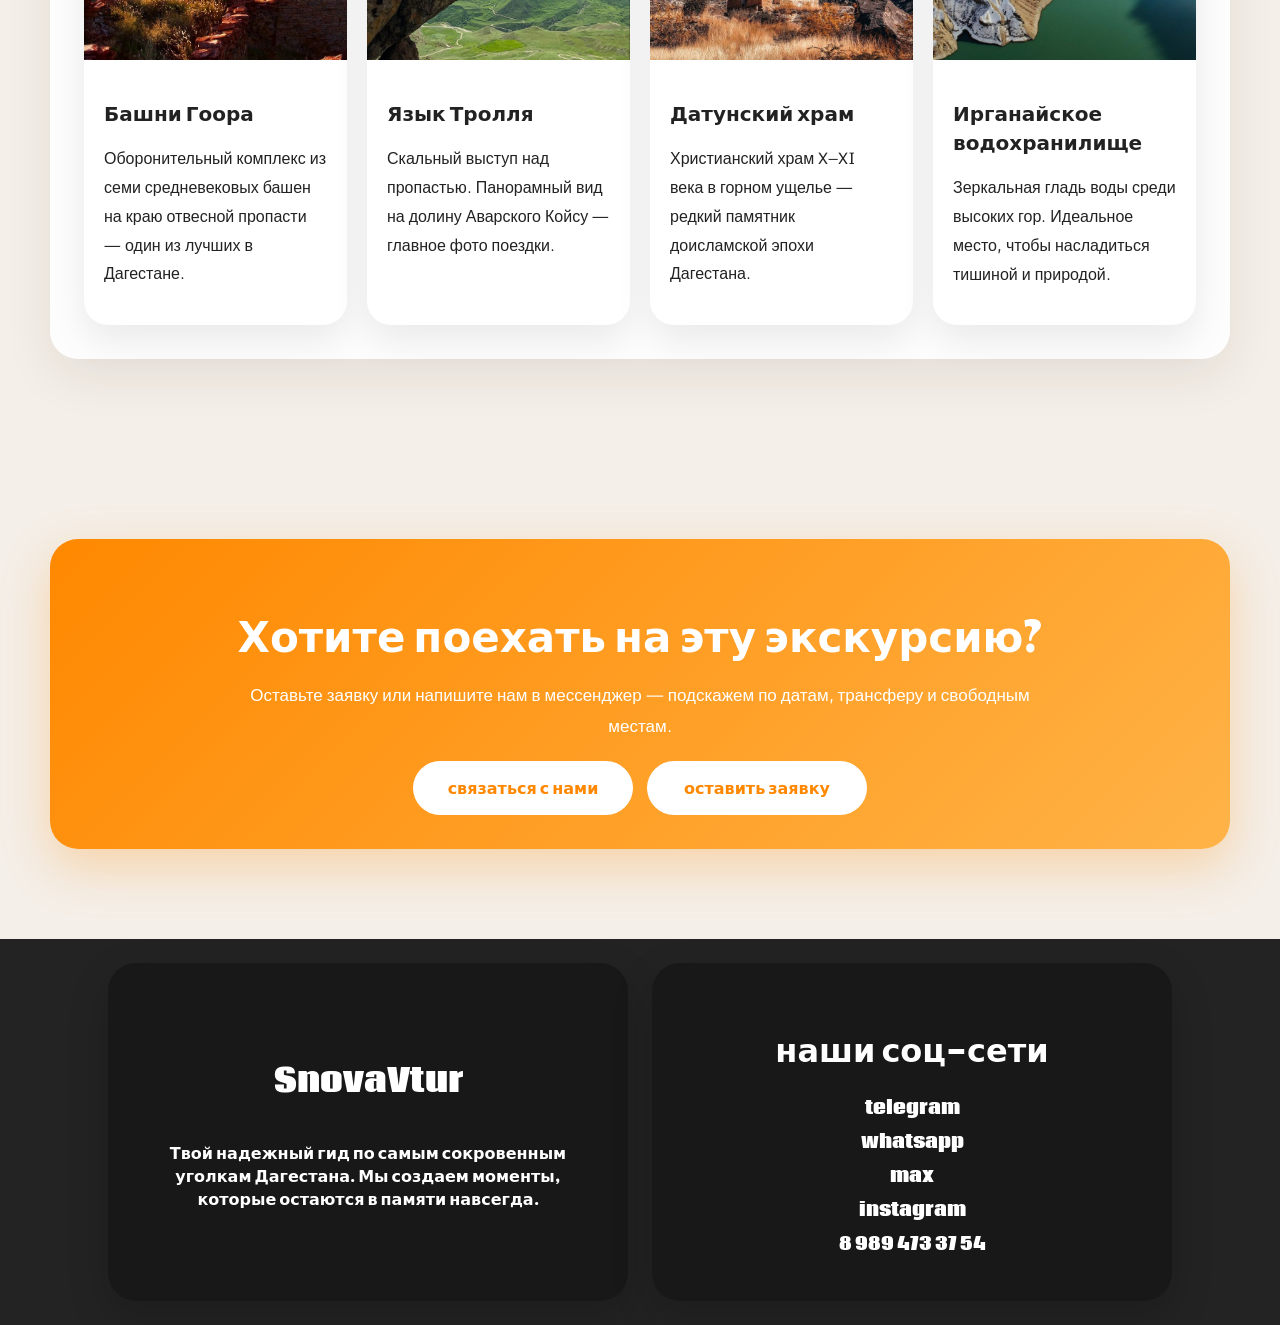
<file: ex-yach-3.html>
﻿<!doctype html>
<html lang="ru">
  <head>
    <meta charset="UTF-8" />
    <meta name="viewport" content="width=device-width, initial-scale=1.0" />
    <title>Гоор и Язык Тролля — SnovaVtur</title>
    <link rel="icon" type="image/svg+xml" href="favicon.svg" />
    <link rel="stylesheet" href="yach-css/ex-yach-3.css" />
    <link rel="stylesheet" href="modal.css" />
    <link rel="preconnect" href="https://fonts.googleapis.com" />
    <link rel="preconnect" href="https://fonts.gstatic.com" crossorigin />
    <link
      href="https://fonts.googleapis.com/css2?family=Great+Vibes&display=swap"
      rel="stylesheet"
    />
    <link
      href="https://fonts.googleapis.com/css2?family=Orelega+One&display=swap"
      rel="stylesheet"
    />
    <link
      href="https://fonts.googleapis.com/css2?family=Coda:wght@400;700;800&display=swap"
      rel="stylesheet"
    />
    <link
      href="https://fonts.googleapis.com/css2?family=Comme:wght@100..900&display=swap"
      rel="stylesheet"
    />
  </head>
  <body>
    <header id="header">
      <a href="index.html">SnovaVtur</a
      ><button
        class="burger"
        type="button"
        aria-label="Открыть меню"
        aria-expanded="false"
      >
        <span></span><span></span><span></span>
      </button>
      <div class="header-div1">
        <a href="index.html#turi">туры</a
        ><a href="index.html#questions">вопросы</a
        ><a href="index.html#footer">контакты</a
        ><a href="#" data-booking-open>заявка</a>
      </div>
      <div class="header-div2">
        <a href="https://wa.me/79894733754" target="_blank"
          ><img src="img/Whatsapp.png" alt="WhatsApp" /></a
        ><a href="https://t.me/Gabbar_Han" target="_blank"
          ><img src="img/Telegram.png" alt="Telegram" /></a
        ><a
          href="https://max.ru/u/f9LHodD0cOI4b3SwYSdN_EWwCpvfoghLmBJbnFuvf1nrCDXVqdGEyd-Ysb4"
          target="_blank"
          ><img src="img/max.png" alt="Max"
        /></a>
      </div>
    </header>
    <main>
      <section class="hero" id="hero">
        <img
          src="img/Башни Гоора.png"
          class="hero-bg"
          alt="Гоор и Язык Тролля"
        />
        <div class="hero-content">
          <p class="hero-tag">экскурсия</p>
          <h3>Гоор</h3>
          <h4>И ЯЗЫК ТРОЛЛЯ</h4>
          <p class="hero-subtitle">
            1 ДЕНЬ. Места, где захватывает дух: легендарный уступ над бездной,
            башни Гоора и мистика заброшенных аулов.
          </p>
          <div class="hero-meta">
            <span>1 день</span><span>панорамы</span><span>от 4 500p</span>
          </div>
          <a href="#program">смотреть программу</a>
        </div>
      </section>
      <section class="section" id="program">
        <div class="section-heading">
          <p>программа экскурсии</p>
          <h2>Насыщенный день по лучшим локациям</h2>
        </div>
        <div class="section-panel">
          <div class="program-grid">
            <div class="program-card">
              <div class="day">1 этап</div>
              <div class="program-card-body">
              <h3>Выезд из Махачкалы</h3>
              <p>
                Сбор группы на пр. Акушинского, д. 19. По пути заезжаем за туристами из Каспийска и Избербаша.
              </p>
              </div>
            </div>
            <div class="program-card">
              <div class="day">2 этап</div>
              <div class="program-card-body">
              <h3>Гимринский тоннель и Башня Шамиля</h3>
              <p>
                Проезд через самый длинный автодорожный тоннель России (4303 м). Остановка у Гимринской башни.
              </p>
              </div>
            </div>
            <div class="program-card">
              <div class="day">3 этап</div>
              <div class="program-card-body">
              <h3>Ирганайское водохранилище</h3>
              <p>
                Смотровая над бирюзовым водоёмом — панорамное фото перед подъёмом в горы.
              </p>
              </div>
            </div>
            <div class="program-card">
              <div class="day">4 этап</div>
              <div class="program-card-body">
              <h3>Датунский христианский храм</h3>
              <p>
                Храм X–XI века в горном ущелье — редкий памятник доисламской эпохи Дагестана.
              </p>
              </div>
            </div>
            <div class="program-card">
              <div class="day">5 этап</div>
              <div class="program-card-body">
              <h3>Аул-призрак Кахиб</h3>
              <p>
                Заброшенное средневековое село с боевыми башнями, вросшими в скалу. Атмосфера первозданного Дагестана.
              </p>
              </div>
            </div>
            <div class="program-card">
              <div class="day">6 этап</div>
              <div class="program-card-body">
              <h3>Национальный обед</h3>
              <p>
                Аварский хинкал, чуду и травяной чай в гостевом доме.
              </p>
              </div>
            </div>
            <div class="program-card">
              <div class="day">7 этап</div>
              <div class="program-card-body">
              <h3>Башни Гоора</h3>
              <p>
                Оборонительный комплекс из семи средневековых башен — один из лучших в Дагестане.
              </p>
              </div>
            </div>
            <div class="program-card">
              <div class="day">8 этап</div>
              <div class="program-card-body">
              <h3>«Язык Тролля»</h3>
              <p>
                Скальный выступ над пропастью. Панорамный вид на долину Аварского Койсу — главное фото поездки.
              </p>
              </div>
            </div>
            <div class="program-card">
              <div class="day">9 этап</div>
              <div class="program-card-body">
              <h3>Выезд обратно</h3>
              <p>
                Обратная дорога через горы с рассказами гида о средневековой истории Дагестана.
              </p>
              </div>
            </div>
            <div class="program-card">
              <div class="day">10 этап</div>
              <div class="program-card-body">
              <h3>Возвращение в Махачкалу</h3>
              <p>
                Заезд по точкам высадки.
              </p>
              </div>
            </div>
          </div>
        </div>
      </section>
      <section class="section">
        <div class="section-heading">
          <p>об экскурсии</p>
          <h2>Высота, башни и легенды</h2>
        </div>
        <div class="section-panel">
          <div class="program-grid">
            <div class="program-card">
              <div class="day">маршрут</div>
              <div class="program-card-body">
              <h3>Язык Тролля</h3>
              <p>
                Прогуляйтесь по легендарному уступу над бездной и ощутите
                масштаб горного Дагестана.
              </p>
              </div>
            </div>
            <div class="program-card">
              <div class="day">история</div>
              <div class="program-card-body">
              <h3>Башни Гоора</h3>
              <p>
                Оцените неприступное величие древних башен и прикоснитесь к
                атмосфере старых аулов.
              </p>
              </div>
            </div>
            <div class="program-card">
              <div class="day">цена</div>
              <div class="program-card-body">
              <h3>От 4 500p</h3>
              <p>Стоимость указана за человека.</p>
              </div>
            </div>
          </div>
        </div>
      </section>
      <section class="section">
        <div class="section-heading">
          <p>что входит</p>
          <h2>Всё нужное для удобной экскурсии</h2>
        </div>
        <div class="section-panel">
          <div class="include-grid">
            <div class="include-card">
              <h3>Транспорт по маршруту</h3>
              <p>Переезды между основными точками экскурсии в течение дня.</p>
            </div>
            <div class="include-card">
              <h3>Организация маршрута</h3>
              <p>
                Продуманная логистика и комфортная последовательность остановок.
              </p>
            </div>
            <div class="include-card">
              <h3>Топ-локации</h3>
              <p>Самые яркие точки экскурсии без лишней суеты.</p>
            </div>
            <div class="include-card">
              <h3>Дневной формат</h3>
              <p>
                Насыщенная однодневная программа, удобная для короткой поездки.
              </p>
            </div>
          </div>
        </div>
      </section>
      <section class="section">
        <div class="section-heading">
          <p>что вас ждёт</p>
          <h2>Лучшие локации маршрута</h2>
        </div>
        <div class="section-panel">
          <div class="features-grid">
            <div class="feature-card">
              <img src="Img-home/Гоор.png" alt="Башни Гоора" />
              <div>
                <h3>Башни Гоора</h3>
                <p>
                  Оборонительный комплекс из семи средневековых башен на краю отвесной пропасти — один из лучших в Дагестане.
                </p>
              </div>
            </div>
            <div class="feature-card">
              <img src="img/Язык тролля.png" alt="Язык Тролля" />
              <div>
                <h3>Язык Тролля</h3>
                <p>
                  Скальный выступ над пропастью. Панорамный вид на долину Аварского Койсу — главное фото поездки.
                </p>
              </div>
            </div>
            <div class="feature-card">
              <img src="img/Датунский храм.png" alt="Датунский храм" />
              <div>
                <h3>Датунский храм</h3>
                <p>
                  Христианский храм X–XI века в горном ущелье — редкий памятник доисламской эпохи Дагестана.
                </p>
              </div>
            </div>
            <div class="feature-card">
              <img
                src="Img-home/Ирганайское водохранилище.png"
                alt="Ирганайское водохранилище"
              />
              <div>
                <h3>Ирганайское водохранилище</h3>
                <p>
                  Зеркальная гладь воды среди высоких гор. Идеальное место,
                  чтобы насладиться тишиной и природой.
                </p>
              </div>
            </div>
          </div>
        </div>
      </section>
      <section class="section">
        <div class="cta-box">
          <h2>Хотите поехать на эту экскурсию?</h2>
          <p>
            Оставьте заявку или напишите нам в мессенджер — подскажем по датам,
            трансферу и свободным местам.
          </p>
          <div class="cta-actions">
            <a href="https://wa.me/79894733754" target="_blank"
              >связаться с нами</a
            >
            <a href="#" data-booking-open>оставить заявку</a>
          </div>
        </div>
      </section>
    </main>
    <footer id="footer">
      <div class="footer-div1">
        <h1>SnovaVtur</h1>
        <p>
          Твой надежный гид по самым сокровенным уголкам Дагестана. Мы создаем
          моменты, которые остаются в памяти навсегда.
        </p>
      </div>
      <div class="footer-div2">
        <h1>наши соц-сети</h1>
        <div>
          <a href="https://t.me/Gabbar_Han" target="_blank" class="mess"
            >telegram</a
          ><a href="https://wa.me/79894733754" target="_blank" class="mess"
            >whatsapp</a
          ><a
            href="https://max.ru/u/f9LHodD0cOI4b3SwYSdN_EWwCpvfoghLmBJbnFuvf1nrCDXVqdGEyd-Ysb4"
            target="_blank"
            class="mess"
            >max</a
          ><a
            href="https://www.instagram.com/snova_v_tur"
            target="_blank"
            class="mess"
            >instagram</a
          ><a href="tel:+79894733754" class="number">8 989 473 37 54</a>
        </div>
      </div>
    </footer>
    <script src="yach-js/ex-yach-3.js"></script>
    <!-- Модальное окно заявки -->
    <div class="modal-overlay" id="bookingModal" aria-hidden="true">
      <div class="modal" role="dialog" aria-modal="true" aria-labelledby="bookingTitle">
        <button class="modal-close" type="button" aria-label="Закрыть">&times;</button>
        <h2 id="bookingTitle">Заявка на бронирование</h2>
        <p class="modal-sub">Оставьте заявку — мы подберём даты, ответим на вопросы и забронируем вам места.</p>
        <form id="bookingForm" novalidate>
          <p class="modal-error" id="bookingError">Заполните имя и контакты, чтобы мы могли с вами связаться.</p>
          <label>
            <span>Ваше имя</span>
            <input type="text" name="name" placeholder="Иван" required>
          </label>
          <label>
            <span>Телефон или Telegram</span>
            <input type="text" name="contact" placeholder="+7 900 000-00-00" required>
          </label>
          <label>
            <span>Тур или экскурсия</span>
            <select name="tour">
              <option value="">Выберите маршрут</option>
              <option>5-дневный классический тур</option>
              <option>Экспресс-тур в Дагестан (3 дня)</option>
              <option>Горы и море (7 дней)</option>
              <option>Молодёжный тур (5 дней)</option>
              <option>Экскурсия: Дербент и экраноплан Лунь</option>
              <option>Экскурсия: Гоор и Язык Тролля</option>
              <option>Экскурсия: Самурский лес и Хучнинский водопад</option>
              <option>Экскурсия: Сулакский каньон и бархан Сарыкум</option>
              <option>Экскурсия: Хунзах, Матлас и водопады</option>
              <option>Экскурсия: Экскурсия по Махачкале</option>
            </select>
          </label>
          <div class="modal-row">
            <label>
              <span>Дата поездки</span>
              <input type="date" name="date">
            </label>
            <label>
              <span>Количество людей</span>
              <input type="number" name="people" min="1" max="20" placeholder="1">
            </label>
          </div>
          <label>
            <span>Комментарий</span>
            <textarea name="comment" rows="3" placeholder="Ваши пожелания и вопросы"></textarea>
          </label>
          <button type="submit" class="modal-submit">Отправить заявку</button>
          <p class="modal-success" id="bookingSuccess">Спасибо! Ваша заявка принята — мы свяжемся с вами в ближайшее время.</p>
        </form>
      </div>
    </div>

    <script src="modal.js"></script>
    <script src="lightbox.js"></script>
  </body>
</html>
</file>
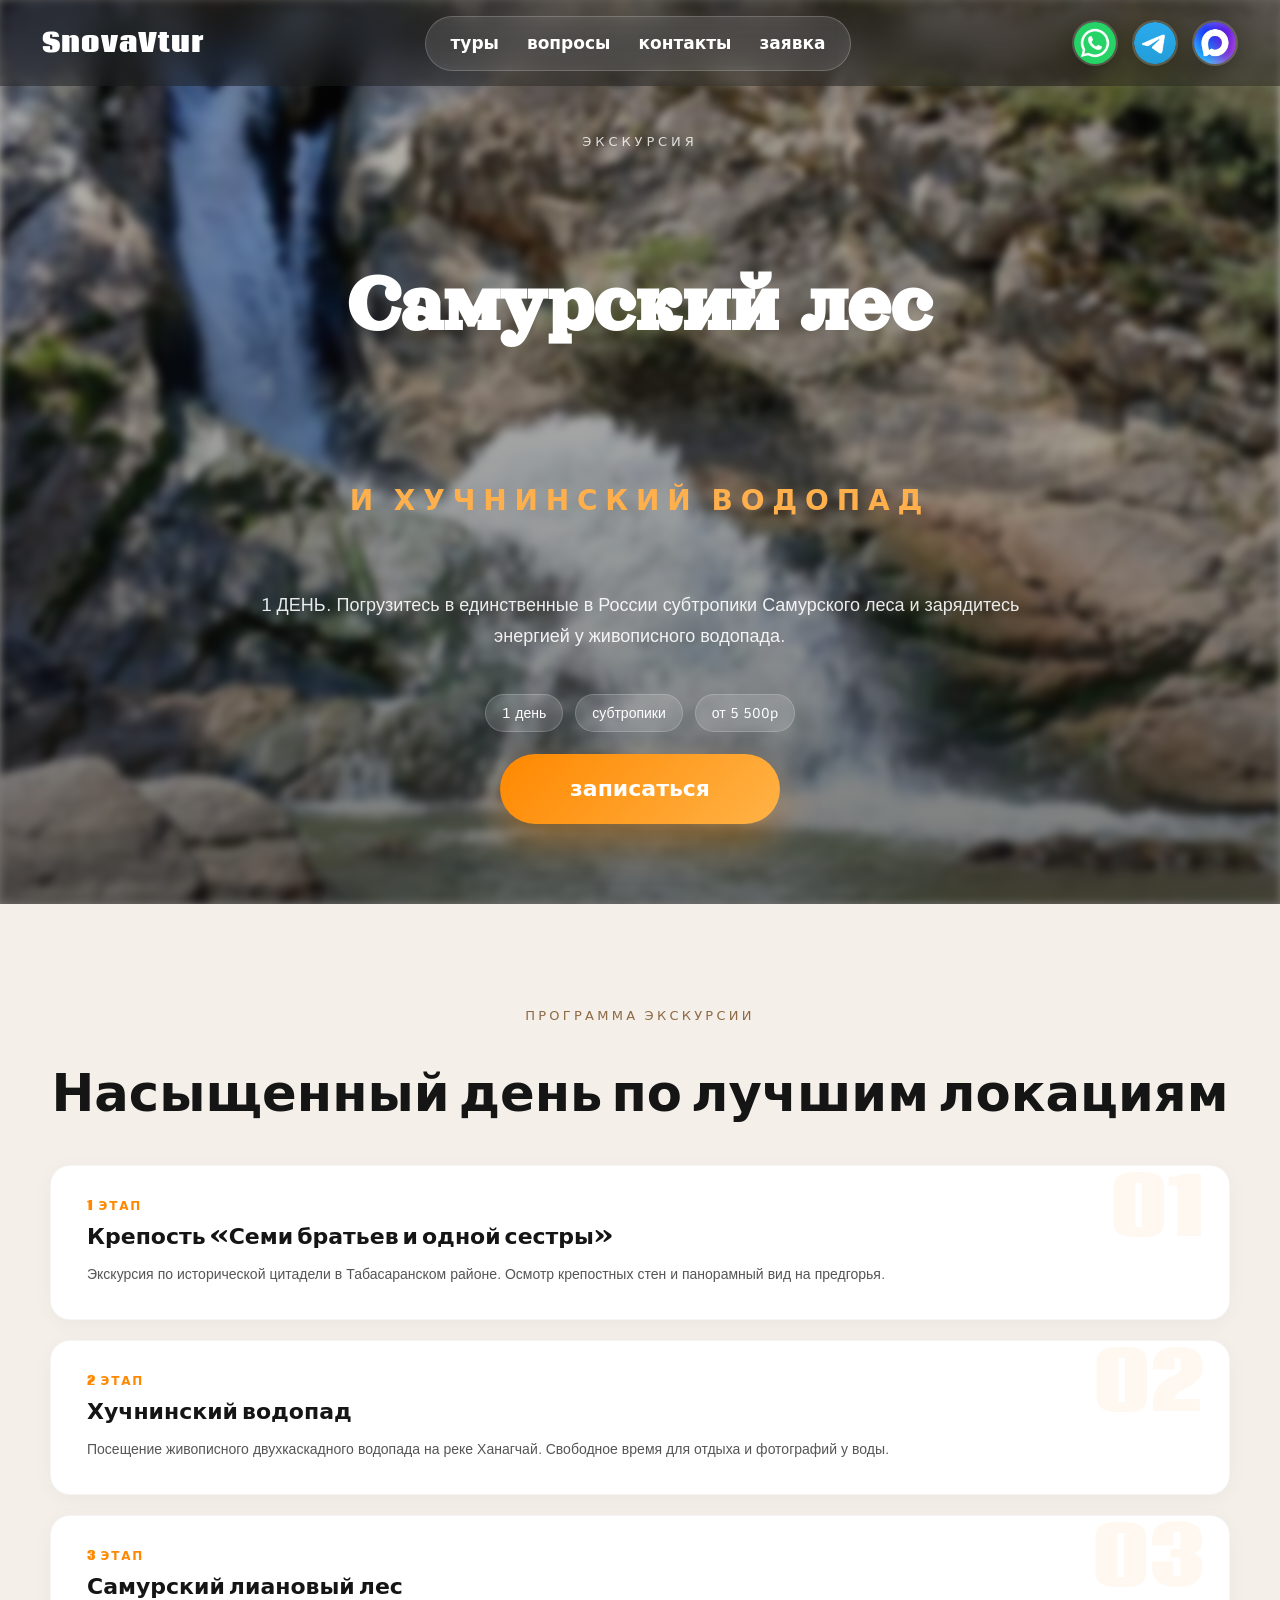
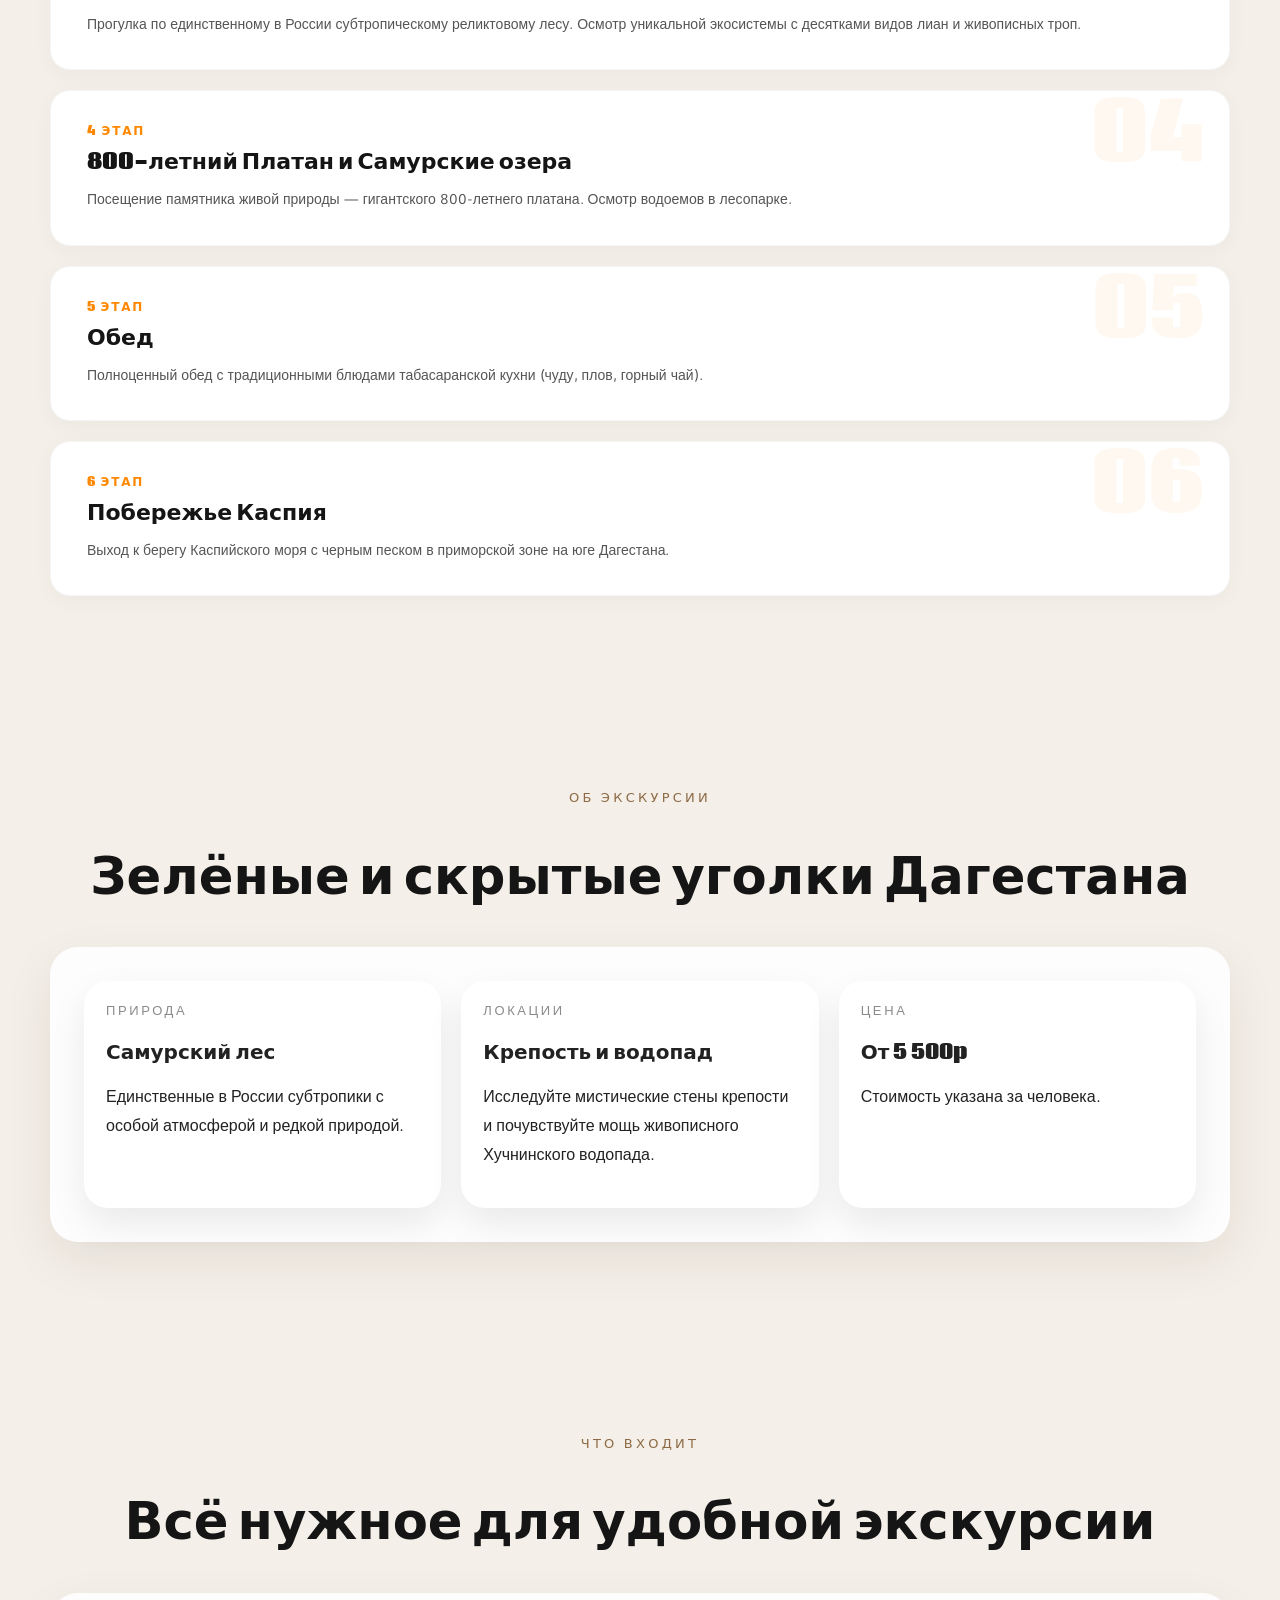
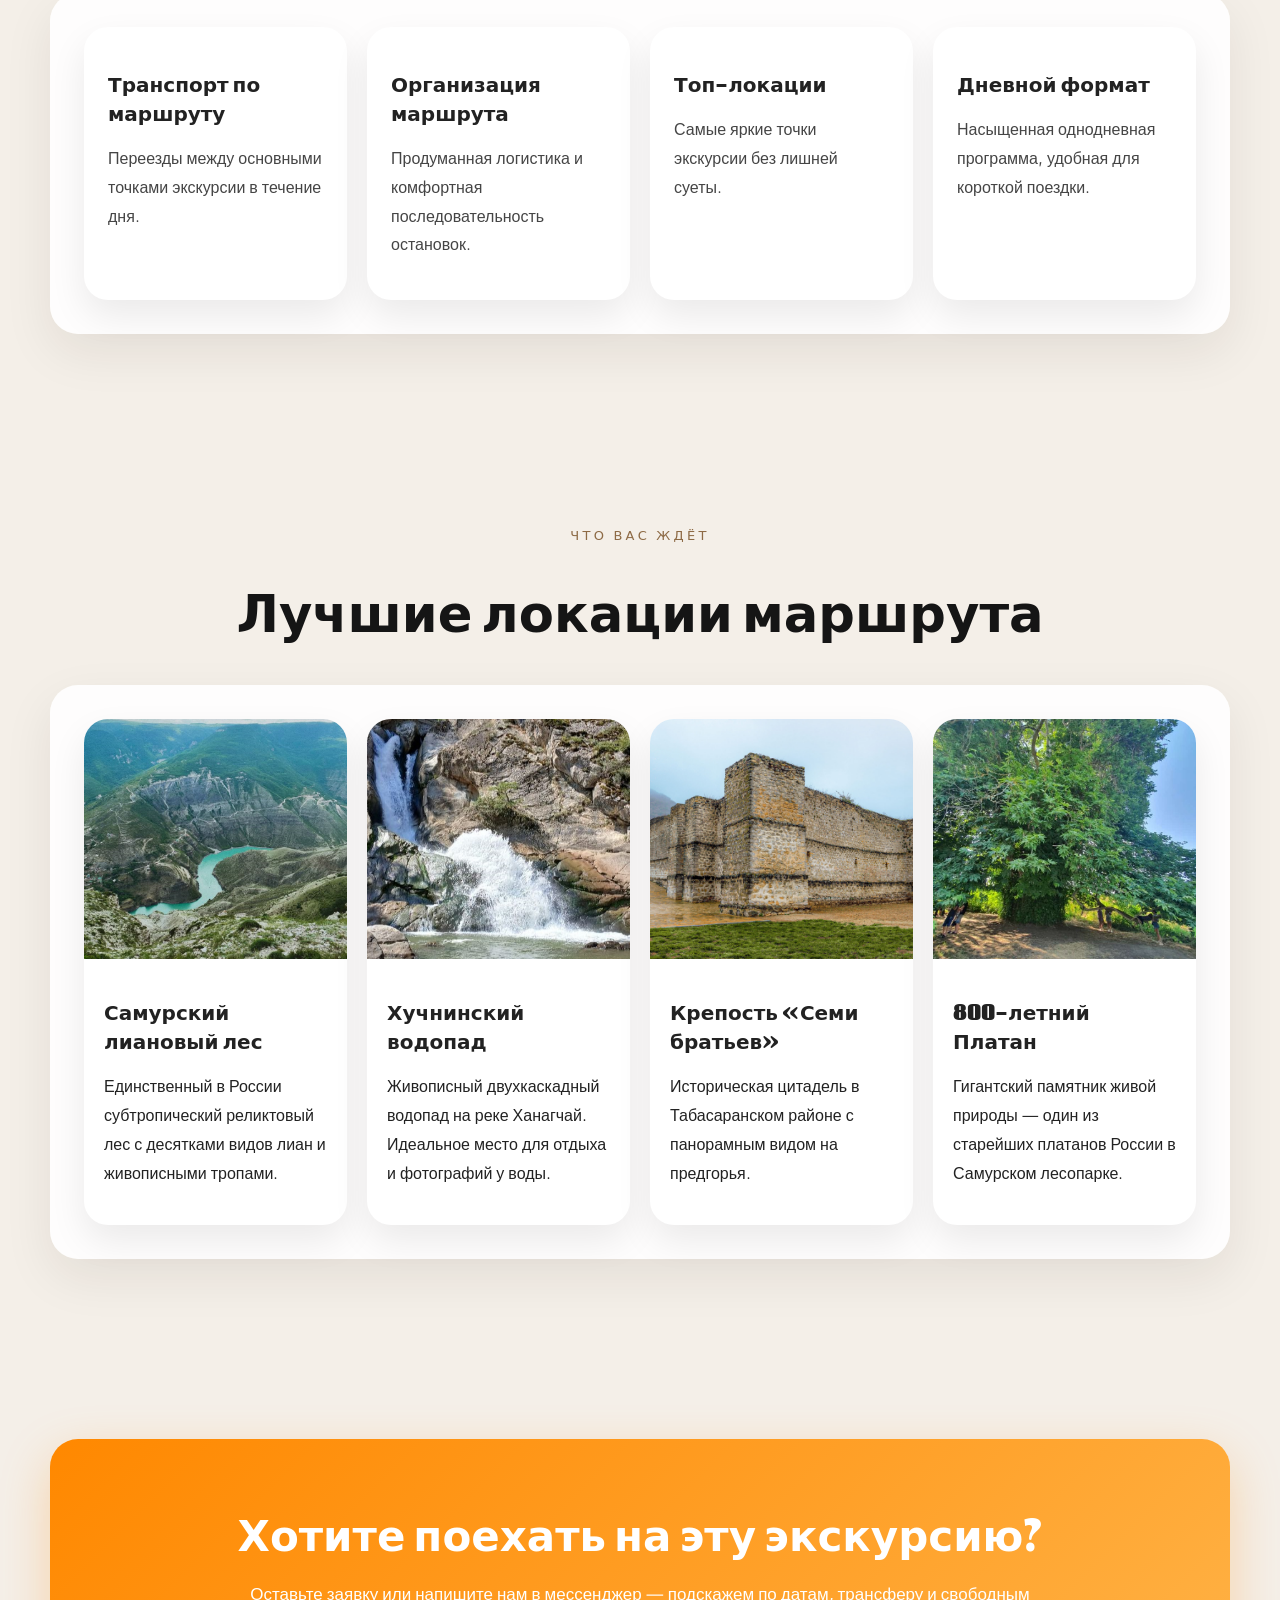
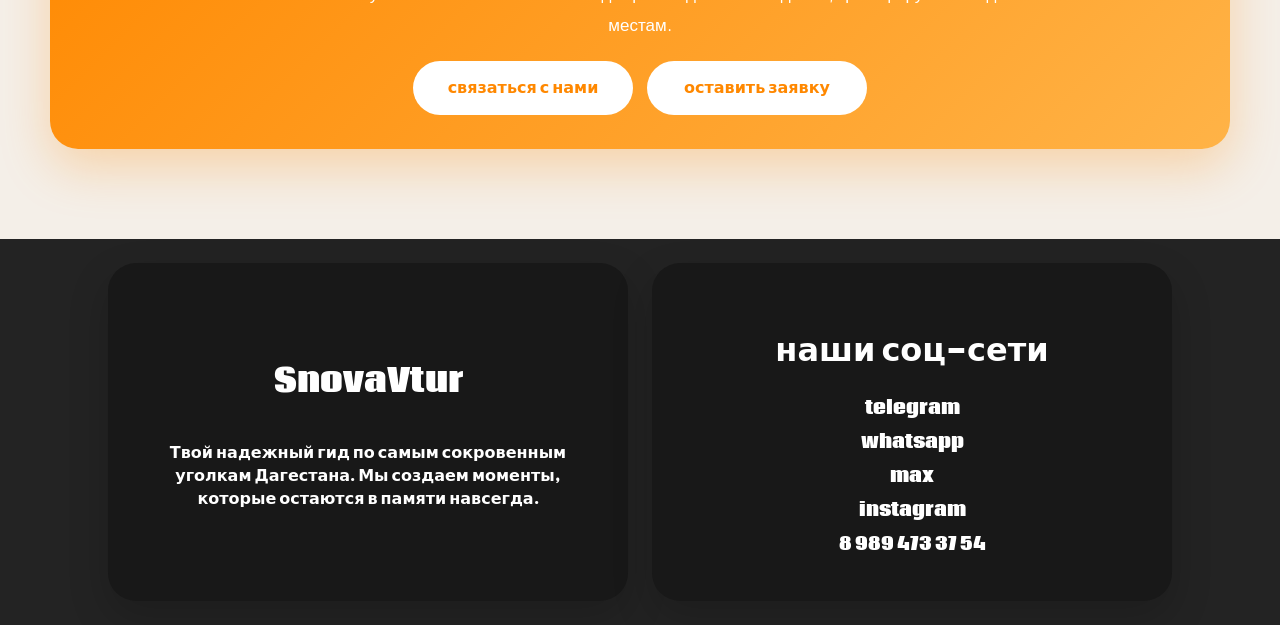
<file: ex-yach-4.html>
﻿<!doctype html>
<html lang="ru">
  <head>
    <meta charset="UTF-8" />
    <meta name="viewport" content="width=device-width, initial-scale=1.0" />
    <title>Самурский лес и Хучнинский водопад — SnovaVtur</title>
    <link rel="icon" type="image/svg+xml" href="favicon.svg" />
    <link rel="stylesheet" href="yach-css/ex-yach-4.css" />
    <link rel="stylesheet" href="modal.css" />
    <link rel="preconnect" href="https://fonts.googleapis.com" />
    <link rel="preconnect" href="https://fonts.gstatic.com" crossorigin />
    <link
      href="https://fonts.googleapis.com/css2?family=Great+Vibes&display=swap"
      rel="stylesheet"
    />
    <link
      href="https://fonts.googleapis.com/css2?family=Orelega+One&display=swap"
      rel="stylesheet"
    />
    <link
      href="https://fonts.googleapis.com/css2?family=Coda:wght@400;700;800&display=swap"
      rel="stylesheet"
    />
    <link
      href="https://fonts.googleapis.com/css2?family=Comme:wght@100..900&display=swap"
      rel="stylesheet"
    />
  </head>
  <body>
    <header id="header">
      <a href="index.html">SnovaVtur</a
      ><button
        class="burger"
        type="button"
        aria-label="Открыть меню"
        aria-expanded="false"
      >
        <span></span><span></span><span></span>
      </button>
      <div class="header-div1">
        <a href="index.html#turi">туры</a
        ><a href="index.html#questions">вопросы</a
        ><a href="index.html#footer">контакты</a
        ><a href="#" data-booking-open>заявка</a>
      </div>
      <div class="header-div2">
        <a href="https://wa.me/79894733754" target="_blank"
          ><img src="img/Whatsapp.png" alt="WhatsApp" /></a
        ><a href="https://t.me/Gabbar_Han" target="_blank"
          ><img src="img/Telegram.png" alt="Telegram" /></a
        ><a
          href="https://max.ru/u/f9LHodD0cOI4b3SwYSdN_EWwCpvfoghLmBJbnFuvf1nrCDXVqdGEyd-Ysb4"
          target="_blank"
          ><img src="img/max.png" alt="Max"
        /></a>
      </div>
    </header>
    <main>
      <section class="hero">
        <img
          src="img/Хучнинский водопад.png"
          class="hero-bg"
          alt="Самурский лес и Хучнинский водопад"
        />
        <div class="hero-content">
          <p class="hero-tag">экскурсия</p>
          <h3>Самурский лес</h3>
          <h4>И ХУЧНИНСКИЙ ВОДОПАД</h4>
          <p class="hero-subtitle">
            1 ДЕНЬ. Погрузитесь в единственные в России субтропики Самурского
            леса и зарядитесь энергией у живописного водопада.
          </p>
          <div class="hero-meta">
            <span>1 день</span><span>субтропики</span><span>от 5 500p</span>
          </div>
          <a href="https://wa.me/79894733754" target="_blank">записаться</a>
        </div>
      </section>
      <section class="section" id="program">
        <div class="section-heading">
          <p>программа экскурсии</p>
          <h2>Насыщенный день по лучшим локациям</h2>
        </div>
        <div class="section-panel">
          <div class="program-grid">
            <div class="program-card">
              <div class="day">1 этап</div>
              <div class="program-card-body">
              <h3>Крепость «Семи братьев и одной сестры»</h3>
              <p>
                Экскурсия по исторической цитадели в Табасаранском районе. Осмотр крепостных стен и панорамный вид на предгорья.
              </p>
              </div>
            </div>
            <div class="program-card">
              <div class="day">2 этап</div>
              <div class="program-card-body">
              <h3>Хучнинский водопад</h3>
              <p>
                Посещение живописного двухкаскадного водопада на реке Ханагчай. Свободное время для отдыха и фотографий у воды.
              </p>
              </div>
            </div>
            <div class="program-card">
              <div class="day">3 этап</div>
              <div class="program-card-body">
              <h3>Самурский лиановый лес</h3>
              <p>
                Прогулка по единственному в России субтропическому реликтовому лесу. Осмотр уникальной экосистемы с десятками видов лиан и живописных троп.
              </p>
              </div>
            </div>
            <div class="program-card">
              <div class="day">4 этап</div>
              <div class="program-card-body">
              <h3>800-летний Платан и Самурские озера</h3>
              <p>
                Посещение памятника живой природы — гигантского 800-летнего платана. Осмотр водоемов в лесопарке.
              </p>
              </div>
            </div>
            <div class="program-card">
              <div class="day">5 этап</div>
              <div class="program-card-body">
              <h3>Обед</h3>
              <p>
                Полноценный обед с традиционными блюдами табасаранской кухни (чуду, плов, горный чай).
              </p>
              </div>
            </div>
            <div class="program-card">
              <div class="day">6 этап</div>
              <div class="program-card-body">
              <h3>Побережье Каспия</h3>
              <p>
                Выход к берегу Каспийского моря с черным песком в приморской зоне на юге Дагестана.
              </p>
              </div>
            </div>
          </div>
        </div>
      </section>
      <section class="section">
        <div class="section-heading">
          <p>об экскурсии</p>
          <h2>Зелёные и скрытые уголки Дагестана</h2>
        </div>
        <div class="section-panel">
          <div class="program-grid">
            <div class="program-card">
              <div class="day">природа</div>
              <div class="program-card-body">
              <h3>Самурский лес</h3>
              <p>
                Единственные в России субтропики с особой атмосферой и редкой
                природой.
              </p>
              </div>
            </div>
            <div class="program-card">
              <div class="day">локации</div>
              <div class="program-card-body">
              <h3>Крепость и водопад</h3>
              <p>
                Исследуйте мистические стены крепости и почувствуйте мощь
                живописного Хучнинского водопада.
              </p>
              </div>
            </div>
            <div class="program-card">
              <div class="day">цена</div>
              <div class="program-card-body">
              <h3>От 5 500p</h3>
              <p>Стоимость указана за человека.</p>
              </div>
            </div>
          </div>
        </div>
      </section>
      <section class="section">
        <div class="section-heading">
          <p>что входит</p>
          <h2>Всё нужное для удобной экскурсии</h2>
        </div>
        <div class="section-panel">
          <div class="include-grid">
            <div class="include-card">
              <h3>Транспорт по маршруту</h3>
              <p>Переезды между основными точками экскурсии в течение дня.</p>
            </div>
            <div class="include-card">
              <h3>Организация маршрута</h3>
              <p>
                Продуманная логистика и комфортная последовательность остановок.
              </p>
            </div>
            <div class="include-card">
              <h3>Топ-локации</h3>
              <p>Самые яркие точки экскурсии без лишней суеты.</p>
            </div>
            <div class="include-card">
              <h3>Дневной формат</h3>
              <p>
                Насыщенная однодневная программа, удобная для короткой поездки.
              </p>
            </div>
          </div>
        </div>
      </section>
      <section class="section">
        <div class="section-heading">
          <p>что вас ждёт</p>
          <h2>Лучшие локации маршрута</h2>
        </div>
        <div class="section-panel">
          <div class="features-grid">
            <div class="feature-card">
              <img src="Img-home/Сулакский каньон.png" alt="Самурский лес" />
              <div>
                <h3>Самурский лиановый лес</h3>
                <p>
                  Единственный в России субтропический реликтовый лес с десятками видов лиан и живописными тропами.
                </p>
              </div>
            </div>
            <div class="feature-card">
              <img src="img/Хучнинский водопад.png" alt="Хучнинский водопад" />
              <div>
                <h3>Хучнинский водопад</h3>
                <p>
                  Живописный двухкаскадный водопад на реке Ханагчай. Идеальное место для отдыха и фотографий у воды.
                </p>
              </div>
            </div>
            <div class="feature-card">
              <img src="img/krepost-semi-bratiev.png" alt="Крепость" />
              <div>
                <h3>Крепость «Семи братьев»</h3>
                <p>
                  Историческая цитадель в Табасаранском районе с панорамным видом на предгорья.
                </p>
              </div>
            </div>
            <div class="feature-card">
              <img
                src="img/Платан в Самурском лесу.png"
                alt="800-летний Платан"
              />
              <div>
                <h3>800-летний Платан</h3>
                <p>
                  Гигантский памятник живой природы — один из старейших платанов России в Самурском лесопарке.
                </p>
              </div>
            </div>
          </div>
        </div>
      </section>
      <section class="section">
        <div class="cta-box">
          <h2>Хотите поехать на эту экскурсию?</h2>
          <p>
            Оставьте заявку или напишите нам в мессенджер — подскажем по датам,
            трансферу и свободным местам.
          </p>
          <div class="cta-actions">
            <a href="https://wa.me/79894733754" target="_blank"
              >связаться с нами</a
            >
            <a href="#" data-booking-open>оставить заявку</a>
          </div>
        </div>
      </section>
    </main>
    <footer id="footer">
      <div class="footer-div1">
        <h1>SnovaVtur</h1>
        <p>
          Твой надежный гид по самым сокровенным уголкам Дагестана. Мы создаем
          моменты, которые остаются в памяти навсегда.
        </p>
      </div>
      <div class="footer-div2">
        <h1>наши соц-сети</h1>
        <div>
          <a href="https://t.me/Gabbar_Han" target="_blank" class="mess"
            >telegram</a
          ><a href="https://wa.me/79894733754" target="_blank" class="mess"
            >whatsapp</a
          ><a
            href="https://max.ru/u/f9LHodD0cOI4b3SwYSdN_EWwCpvfoghLmBJbnFuvf1nrCDXVqdGEyd-Ysb4"
            target="_blank"
            class="mess"
            >max</a
          ><a
            href="https://www.instagram.com/snova_v_tur"
            target="_blank"
            class="mess"
            >instagram</a
          ><a href="tel:+79894733754" class="number">8 989 473 37 54</a>
        </div>
      </div>
    </footer>
    <script src="yach-js/ex-yach-4.js"></script>
    <!-- Модальное окно заявки -->
    <div class="modal-overlay" id="bookingModal" aria-hidden="true">
      <div class="modal" role="dialog" aria-modal="true" aria-labelledby="bookingTitle">
        <button class="modal-close" type="button" aria-label="Закрыть">&times;</button>
        <h2 id="bookingTitle">Заявка на бронирование</h2>
        <p class="modal-sub">Оставьте заявку — мы подберём даты, ответим на вопросы и забронируем вам места.</p>
        <form id="bookingForm" novalidate>
          <p class="modal-error" id="bookingError">Заполните имя и контакты, чтобы мы могли с вами связаться.</p>
          <label>
            <span>Ваше имя</span>
            <input type="text" name="name" placeholder="Иван" required>
          </label>
          <label>
            <span>Телефон или Telegram</span>
            <input type="text" name="contact" placeholder="+7 900 000-00-00" required>
          </label>
          <label>
            <span>Тур или экскурсия</span>
            <select name="tour">
              <option value="">Выберите маршрут</option>
              <option>5-дневный классический тур</option>
              <option>Экспресс-тур в Дагестан (3 дня)</option>
              <option>Горы и море (7 дней)</option>
              <option>Молодёжный тур (5 дней)</option>
              <option>Экскурсия: Дербент и экраноплан Лунь</option>
              <option>Экскурсия: Гоор и Язык Тролля</option>
              <option>Экскурсия: Самурский лес и Хучнинский водопад</option>
              <option>Экскурсия: Сулакский каньон и бархан Сарыкум</option>
              <option>Экскурсия: Хунзах, Матлас и водопады</option>
              <option>Экскурсия: Экскурсия по Махачкале</option>
            </select>
          </label>
          <div class="modal-row">
            <label>
              <span>Дата поездки</span>
              <input type="date" name="date">
            </label>
            <label>
              <span>Количество людей</span>
              <input type="number" name="people" min="1" max="20" placeholder="1">
            </label>
          </div>
          <label>
            <span>Комментарий</span>
            <textarea name="comment" rows="3" placeholder="Ваши пожелания и вопросы"></textarea>
          </label>
          <button type="submit" class="modal-submit">Отправить заявку</button>
          <p class="modal-success" id="bookingSuccess">Спасибо! Ваша заявка принята — мы свяжемся с вами в ближайшее время.</p>
        </form>
      </div>
    </div>

    <script src="modal.js"></script>
    <script src="lightbox.js"></script>
  </body>
</html>
</file>
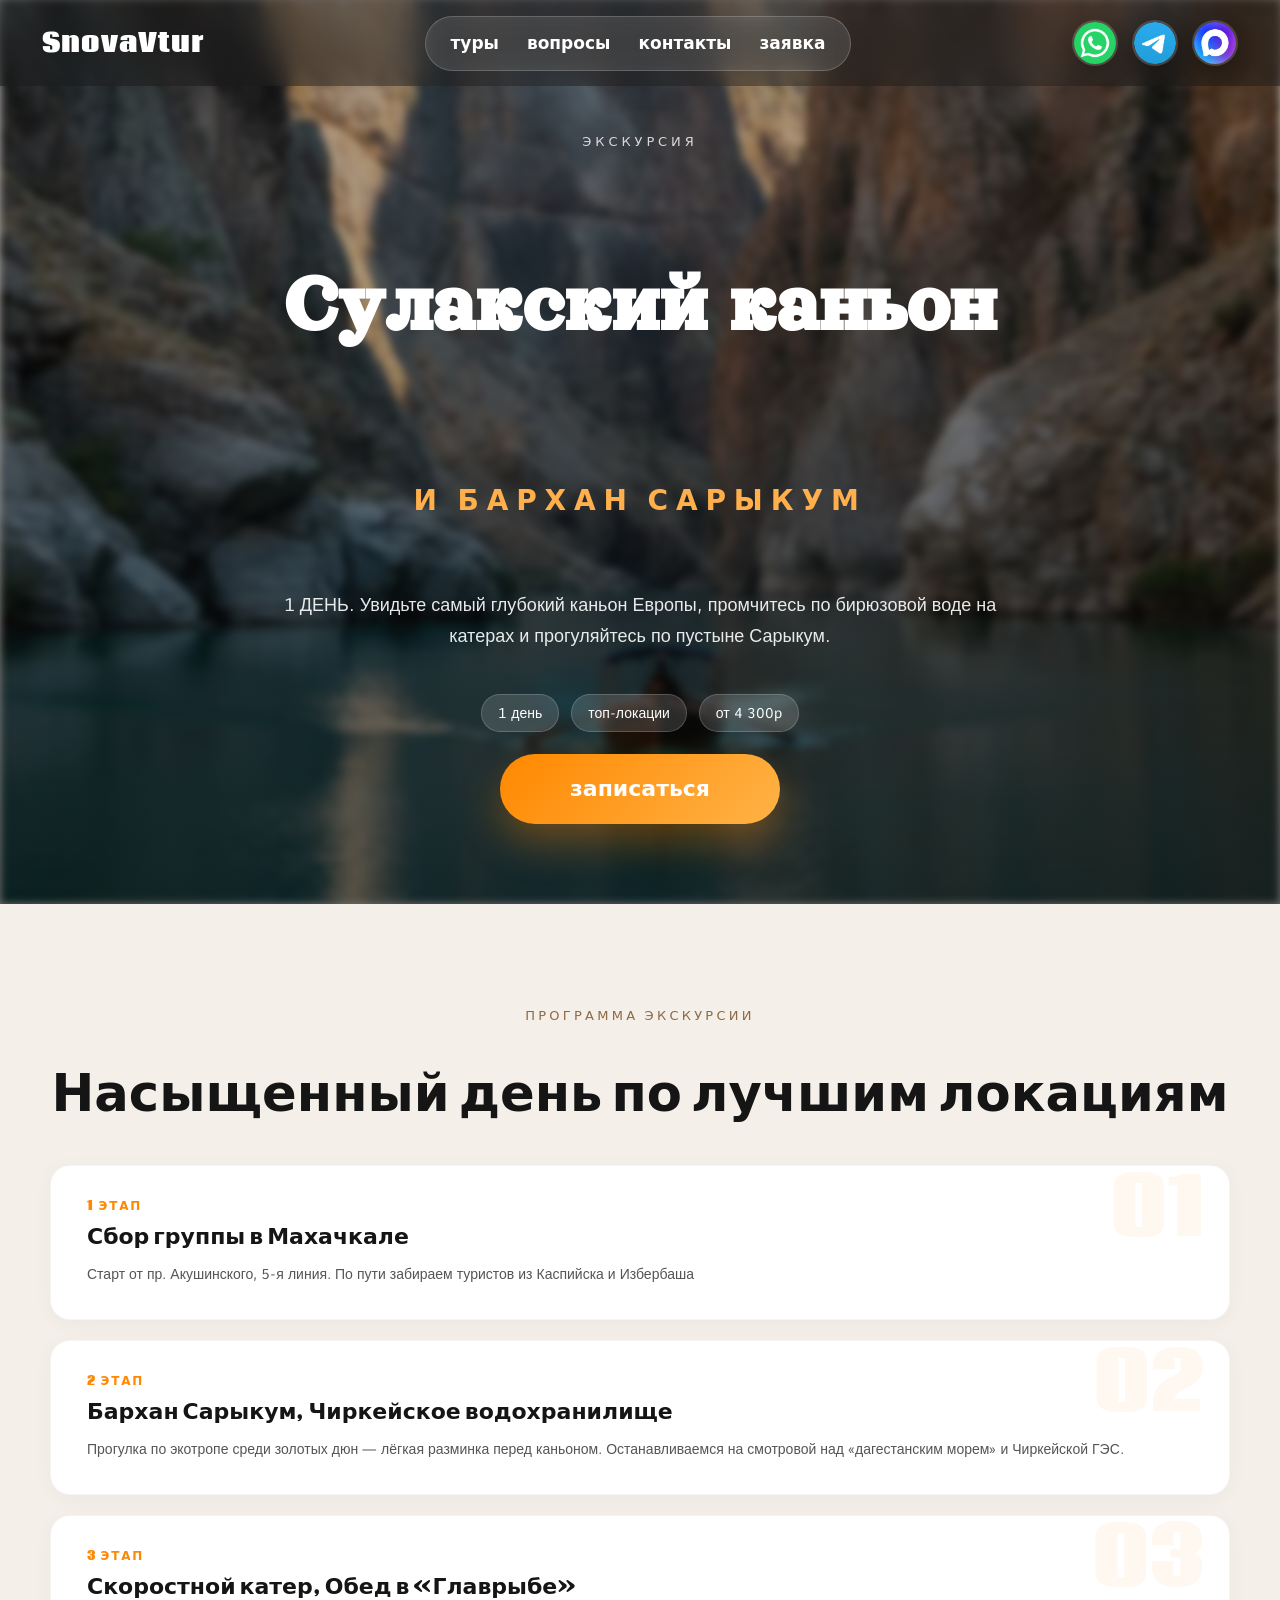
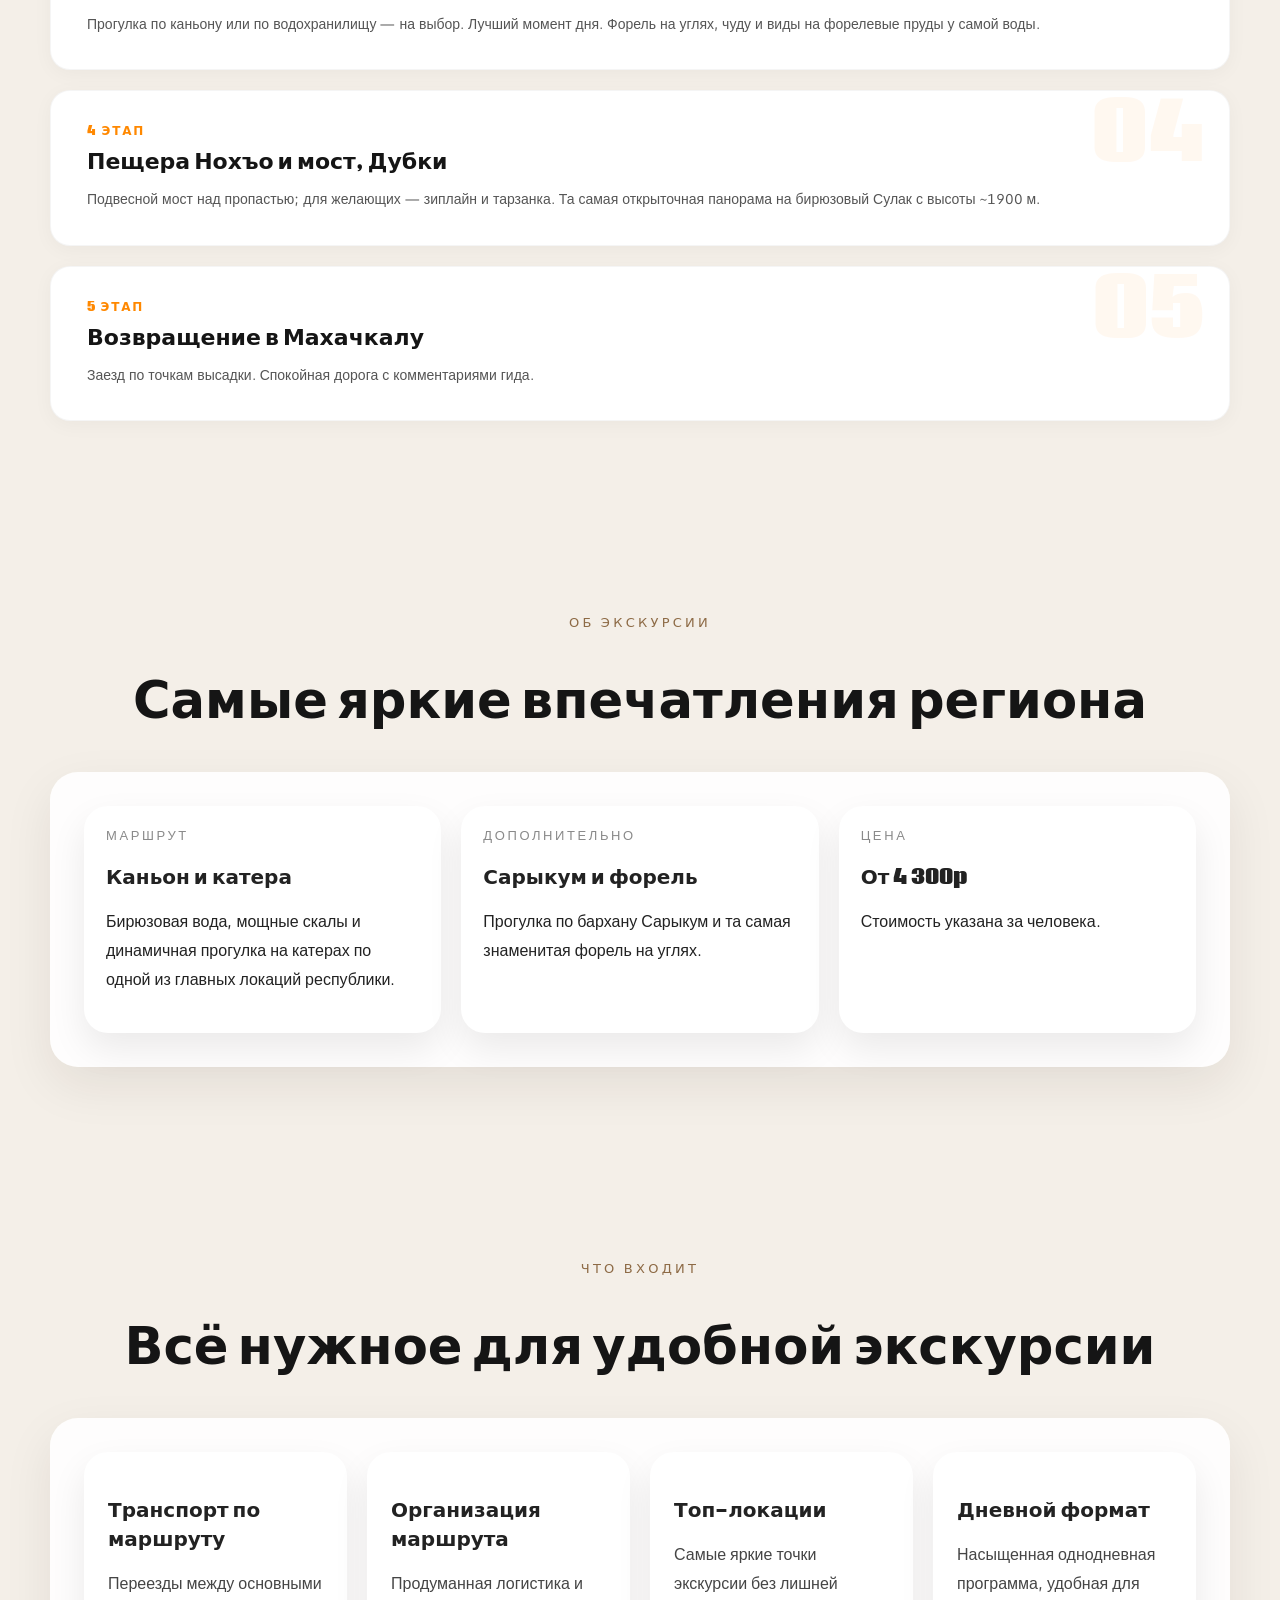
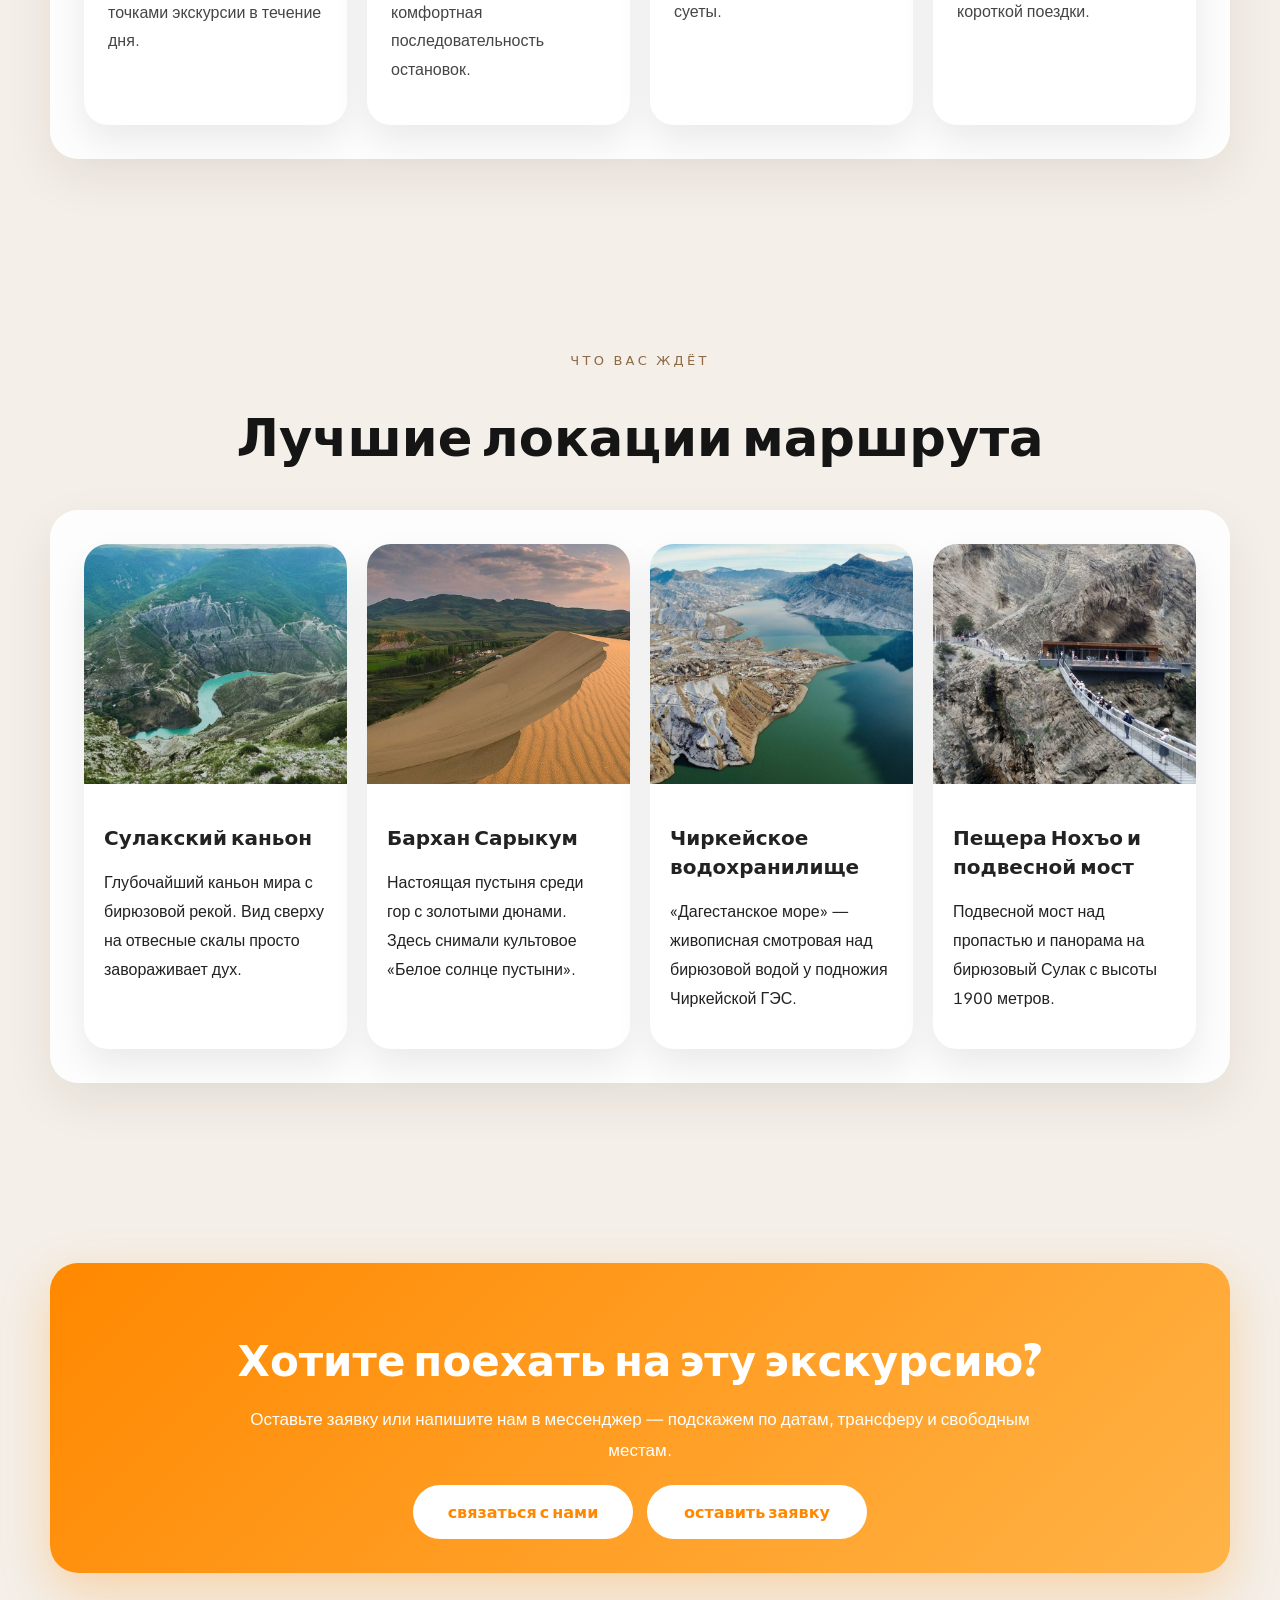
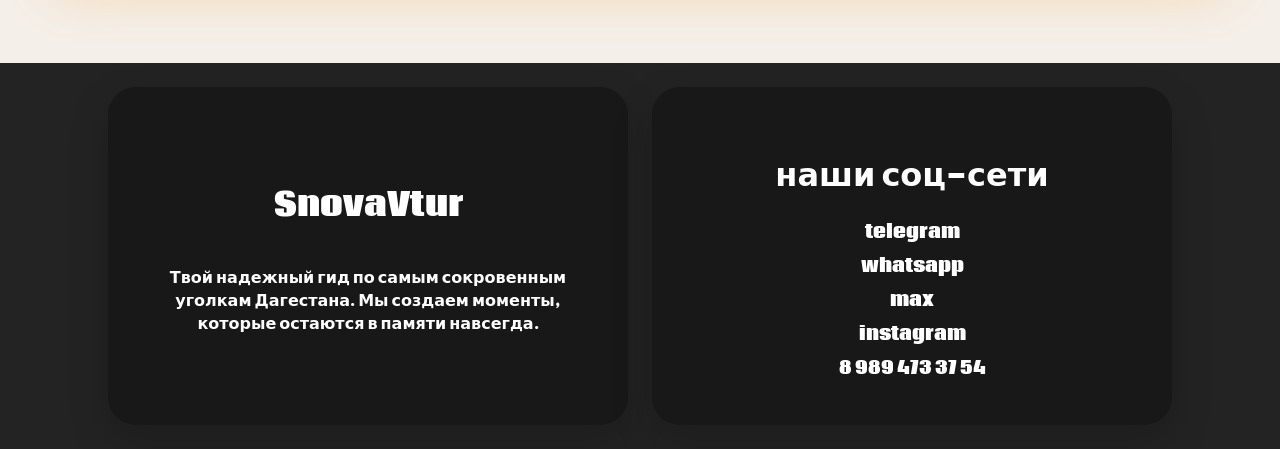
<file: ex-yach-5.html>
﻿<!doctype html>
<html lang="ru">
  <head>
    <meta charset="UTF-8" />
    <meta name="viewport" content="width=device-width, initial-scale=1.0" />
    <title>Сулакский каньон и бархан Сарыкум — SnovaVtur</title>
    <link rel="icon" type="image/svg+xml" href="favicon.svg" />
    <link rel="stylesheet" href="yach-css/ex-yach-5.css" />
    <link rel="stylesheet" href="modal.css" />
    <link rel="preconnect" href="https://fonts.googleapis.com" />
    <link rel="preconnect" href="https://fonts.gstatic.com" crossorigin />
    <link
      href="https://fonts.googleapis.com/css2?family=Great+Vibes&display=swap"
      rel="stylesheet"
    />
    <link
      href="https://fonts.googleapis.com/css2?family=Orelega+One&display=swap"
      rel="stylesheet"
    />
    <link
      href="https://fonts.googleapis.com/css2?family=Coda:wght@400;700;800&display=swap"
      rel="stylesheet"
    />
    <link
      href="https://fonts.googleapis.com/css2?family=Comme:wght@100..900&display=swap"
      rel="stylesheet"
    />
  </head>
  <body>
    <header id="header">
      <a href="index.html">SnovaVtur</a
      ><button
        class="burger"
        type="button"
        aria-label="Открыть меню"
        aria-expanded="false"
      >
        <span></span><span></span><span></span>
      </button>
      <div class="header-div1">
        <a href="index.html#turi">туры</a
        ><a href="index.html#questions">вопросы</a
        ><a href="index.html#footer">контакты</a
        ><a href="#" data-booking-open>заявка</a>
      </div>
      <div class="header-div2">
        <a href="https://wa.me/79894733754" target="_blank"
          ><img src="img/Whatsapp.png" alt="WhatsApp" /></a
        ><a href="https://t.me/Gabbar_Han" target="_blank"
          ><img src="img/Telegram.png" alt="Telegram" /></a
        ><a
          href="https://max.ru/u/f9LHodD0cOI4b3SwYSdN_EWwCpvfoghLmBJbnFuvf1nrCDXVqdGEyd-Ysb4"
          target="_blank"
          ><img src="img/max.png" alt="Max"
        /></a>
      </div>
    </header>
    <main>
      <section class="hero">
        <img
          src="img/Сулакский каньон.png"
          class="hero-bg"
          alt="Сулакский каньон и Сарыкум"
        />
        <div class="hero-content">
          <p class="hero-tag">экскурсия</p>
          <h3>Сулакский каньон</h3>
          <h4>И БАРХАН САРЫКУМ</h4>
          <p class="hero-subtitle">
            1 ДЕНЬ. Увидьте самый глубокий каньон Европы, промчитесь по
            бирюзовой воде на катерах и прогуляйтесь по пустыне Сарыкум.
          </p>
          <div class="hero-meta">
            <span>1 день</span><span>топ-локации</span><span>от 4 300p</span>
          </div>
          <a href="https://wa.me/79894733754" target="_blank">записаться</a>
        </div>
      </section>
      <section class="section" id="program">
        <div class="section-heading">
          <p>программа экскурсии</p>
          <h2>Насыщенный день по лучшим локациям</h2>
        </div>
        <div class="section-panel">
          <div class="program-grid">
            <div class="program-card">
              <div class="day">1 этап</div>
              <div class="program-card-body">
              <h3>Сбор группы в Махачкале</h3>
              <p>
                Старт от пр. Акушинского, 5-я линия. По пути забираем туристов из Каспийска и Избербаша
              </p>
              </div>
            </div>
            <div class="program-card">
              <div class="day">2 этап</div>
              <div class="program-card-body">
              <h3>Бархан Сарыкум, Чиркейское водохранилище</h3>
              <p>
                Прогулка по экотропе среди золотых дюн — лёгкая разминка перед каньоном. Останавливаемся на смотровой над «дагестанским морем» и Чиркейской ГЭС.
              </p>
              </div>
            </div>
            <div class="program-card">
              <div class="day">3 этап</div>
              <div class="program-card-body">
              <h3>Скоростной катер, Обед в «Главрыбе»</h3>
              <p>
                Прогулка по каньону или по водохранилищу — на выбор. Лучший момент дня. Форель на углях, чуду и виды на форелевые пруды у самой воды.
              </p>
              </div>
            </div>
            <div class="program-card">
              <div class="day">4 этап</div>
              <div class="program-card-body">
              <h3>Пещера Нохъо и мост, Дубки</h3>
              <p>
                Подвесной мост над пропастью; для желающих — зиплайн и тарзанка.  Та самая открыточная панорама на бирюзовый Сулак с высоты ~1900 м.
              </p>
              </div>
            </div>
            <div class="program-card">
              <div class="day">5 этап</div>
              <div class="program-card-body">
              <h3>Возвращение в Махачкалу</h3>
              <p>
                Заезд по точкам высадки. Спокойная дорога с комментариями гида.
              </p>
              </div>
            </div>
          </div>
        </div>
      </section>
      <section class="section">
        <div class="section-heading">
          <p>об экскурсии</p>
          <h2>Самые яркие впечатления региона</h2>
        </div>
        <div class="section-panel">
          <div class="program-grid">
            <div class="program-card">
              <div class="day">маршрут</div>
              <div class="program-card-body">
              <h3>Каньон и катера</h3>
              <p>
                Бирюзовая вода, мощные скалы и динамичная прогулка на катерах по
                одной из главных локаций республики.
              </p>
              </div>
            </div>
            <div class="program-card">
              <div class="day">дополнительно</div>
              <div class="program-card-body">
              <h3>Сарыкум и форель</h3>
              <p>
                Прогулка по бархану Сарыкум и та самая знаменитая форель на
                углях.
              </p>
              </div>
            </div>
            <div class="program-card">
              <div class="day">цена</div>
              <div class="program-card-body">
              <h3>От 4 300p</h3>
              <p>Стоимость указана за человека.</p>
              </div>
            </div>
          </div>
        </div>
      </section>
      <section class="section">
        <div class="section-heading">
          <p>что входит</p>
          <h2>Всё нужное для удобной экскурсии</h2>
        </div>
        <div class="section-panel">
          <div class="include-grid">
            <div class="include-card">
              <h3>Транспорт по маршруту</h3>
              <p>Переезды между основными точками экскурсии в течение дня.</p>
            </div>
            <div class="include-card">
              <h3>Организация маршрута</h3>
              <p>
                Продуманная логистика и комфортная последовательность остановок.
              </p>
            </div>
            <div class="include-card">
              <h3>Топ-локации</h3>
              <p>Самые яркие точки экскурсии без лишней суеты.</p>
            </div>
            <div class="include-card">
              <h3>Дневной формат</h3>
              <p>
                Насыщенная однодневная программа, удобная для короткой поездки.
              </p>
            </div>
          </div>
        </div>
      </section>
      <section class="section">
        <div class="section-heading">
          <p>что вас ждёт</p>
          <h2>Лучшие локации маршрута</h2>
        </div>
        <div class="section-panel">
          <div class="features-grid">
            <div class="feature-card">
              <img src="Img-home/Сулакский каньон.png" alt="Сулакский каньон" />
              <div>
                <h3>Сулакский каньон</h3>
                <p>
                  Глубочайший каньон мира с бирюзовой рекой. Вид сверху на
                  отвесные скалы просто завораживает дух.
                </p>
              </div>
            </div>
            <div class="feature-card">
              <img src="img/сарыкум.png" alt="Бархан Сарыкум" />
              <div>
                <h3>Бархан Сарыкум</h3>
                <p>
                  Настоящая пустыня среди гор с золотыми дюнами. Здесь снимали культовое «Белое солнце пустыни».
                </p>
              </div>
            </div>
            <div class="feature-card">
              <img src="Img-home/Ирганайское водохранилище.png" alt="Чиркейское водохранилище" />
              <div>
                <h3>Чиркейское водохранилище</h3>
                <p>
                  «Дагестанское море» — живописная смотровая над бирюзовой водой у подножия Чиркейской ГЭС.
                </p>
              </div>
            </div>
            <div class="feature-card">
              <img
                src="img/Подвесной мост.png"
                alt="Пещера Нохъо"
              />
              <div>
                <h3>Пещера Нохъо и подвесной мост</h3>
                <p>
                  Подвесной мост над пропастью и панорама на бирюзовый Сулак с высоты 1900 метров.
                </p>
              </div>
            </div>
          </div>
        </div>
      </section>
      <section class="section">
        <div class="cta-box">
          <h2>Хотите поехать на эту экскурсию?</h2>
          <p>
            Оставьте заявку или напишите нам в мессенджер — подскажем по датам,
            трансферу и свободным местам.
          </p>
          <div class="cta-actions">
            <a href="https://wa.me/79894733754" target="_blank"
              >связаться с нами</a
            >
            <a href="#" data-booking-open>оставить заявку</a>
          </div>
        </div>
      </section>
    </main>
    <footer id="footer">
      <div class="footer-div1">
        <h1>SnovaVtur</h1>
        <p>
          Твой надежный гид по самым сокровенным уголкам Дагестана. Мы создаем
          моменты, которые остаются в памяти навсегда.
        </p>
      </div>
      <div class="footer-div2">
        <h1>наши соц-сети</h1>
        <div>
          <a href="https://t.me/Gabbar_Han" target="_blank" class="mess"
            >telegram</a
          ><a href="https://wa.me/79894733754" target="_blank" class="mess"
            >whatsapp</a
          ><a
            href="https://max.ru/u/f9LHodD0cOI4b3SwYSdN_EWwCpvfoghLmBJbnFuvf1nrCDXVqdGEyd-Ysb4"
            target="_blank"
            class="mess"
            >max</a
          ><a
            href="https://www.instagram.com/snova_v_tur"
            target="_blank"
            class="mess"
            >instagram</a
          ><a href="tel:+79894733754" class="number">8 989 473 37 54</a>
        </div>
      </div>
    </footer>
    <script src="yach-js/ex-yach-5.js"></script>
    <!-- Модальное окно заявки -->
    <div class="modal-overlay" id="bookingModal" aria-hidden="true">
      <div class="modal" role="dialog" aria-modal="true" aria-labelledby="bookingTitle">
        <button class="modal-close" type="button" aria-label="Закрыть">&times;</button>
        <h2 id="bookingTitle">Заявка на бронирование</h2>
        <p class="modal-sub">Оставьте заявку — мы подберём даты, ответим на вопросы и забронируем вам места.</p>
        <form id="bookingForm" novalidate>
          <p class="modal-error" id="bookingError">Заполните имя и контакты, чтобы мы могли с вами связаться.</p>
          <label>
            <span>Ваше имя</span>
            <input type="text" name="name" placeholder="Иван" required>
          </label>
          <label>
            <span>Телефон или Telegram</span>
            <input type="text" name="contact" placeholder="+7 900 000-00-00" required>
          </label>
          <label>
            <span>Тур или экскурсия</span>
            <select name="tour">
              <option value="">Выберите маршрут</option>
              <option>5-дневный классический тур</option>
              <option>Экспресс-тур в Дагестан (3 дня)</option>
              <option>Горы и море (7 дней)</option>
              <option>Молодёжный тур (5 дней)</option>
              <option>Экскурсия: Дербент и экраноплан Лунь</option>
              <option>Экскурсия: Гоор и Язык Тролля</option>
              <option>Экскурсия: Самурский лес и Хучнинский водопад</option>
              <option>Экскурсия: Сулакский каньон и бархан Сарыкум</option>
              <option>Экскурсия: Хунзах, Матлас и водопады</option>
              <option>Экскурсия: Экскурсия по Махачкале</option>
            </select>
          </label>
          <div class="modal-row">
            <label>
              <span>Дата поездки</span>
              <input type="date" name="date">
            </label>
            <label>
              <span>Количество людей</span>
              <input type="number" name="people" min="1" max="20" placeholder="1">
            </label>
          </div>
          <label>
            <span>Комментарий</span>
            <textarea name="comment" rows="3" placeholder="Ваши пожелания и вопросы"></textarea>
          </label>
          <button type="submit" class="modal-submit">Отправить заявку</button>
          <p class="modal-success" id="bookingSuccess">Спасибо! Ваша заявка принята — мы свяжемся с вами в ближайшее время.</p>
        </form>
      </div>
    </div>

    <script src="modal.js"></script>
    <script src="lightbox.js"></script>
  </body>
</html>
</file>
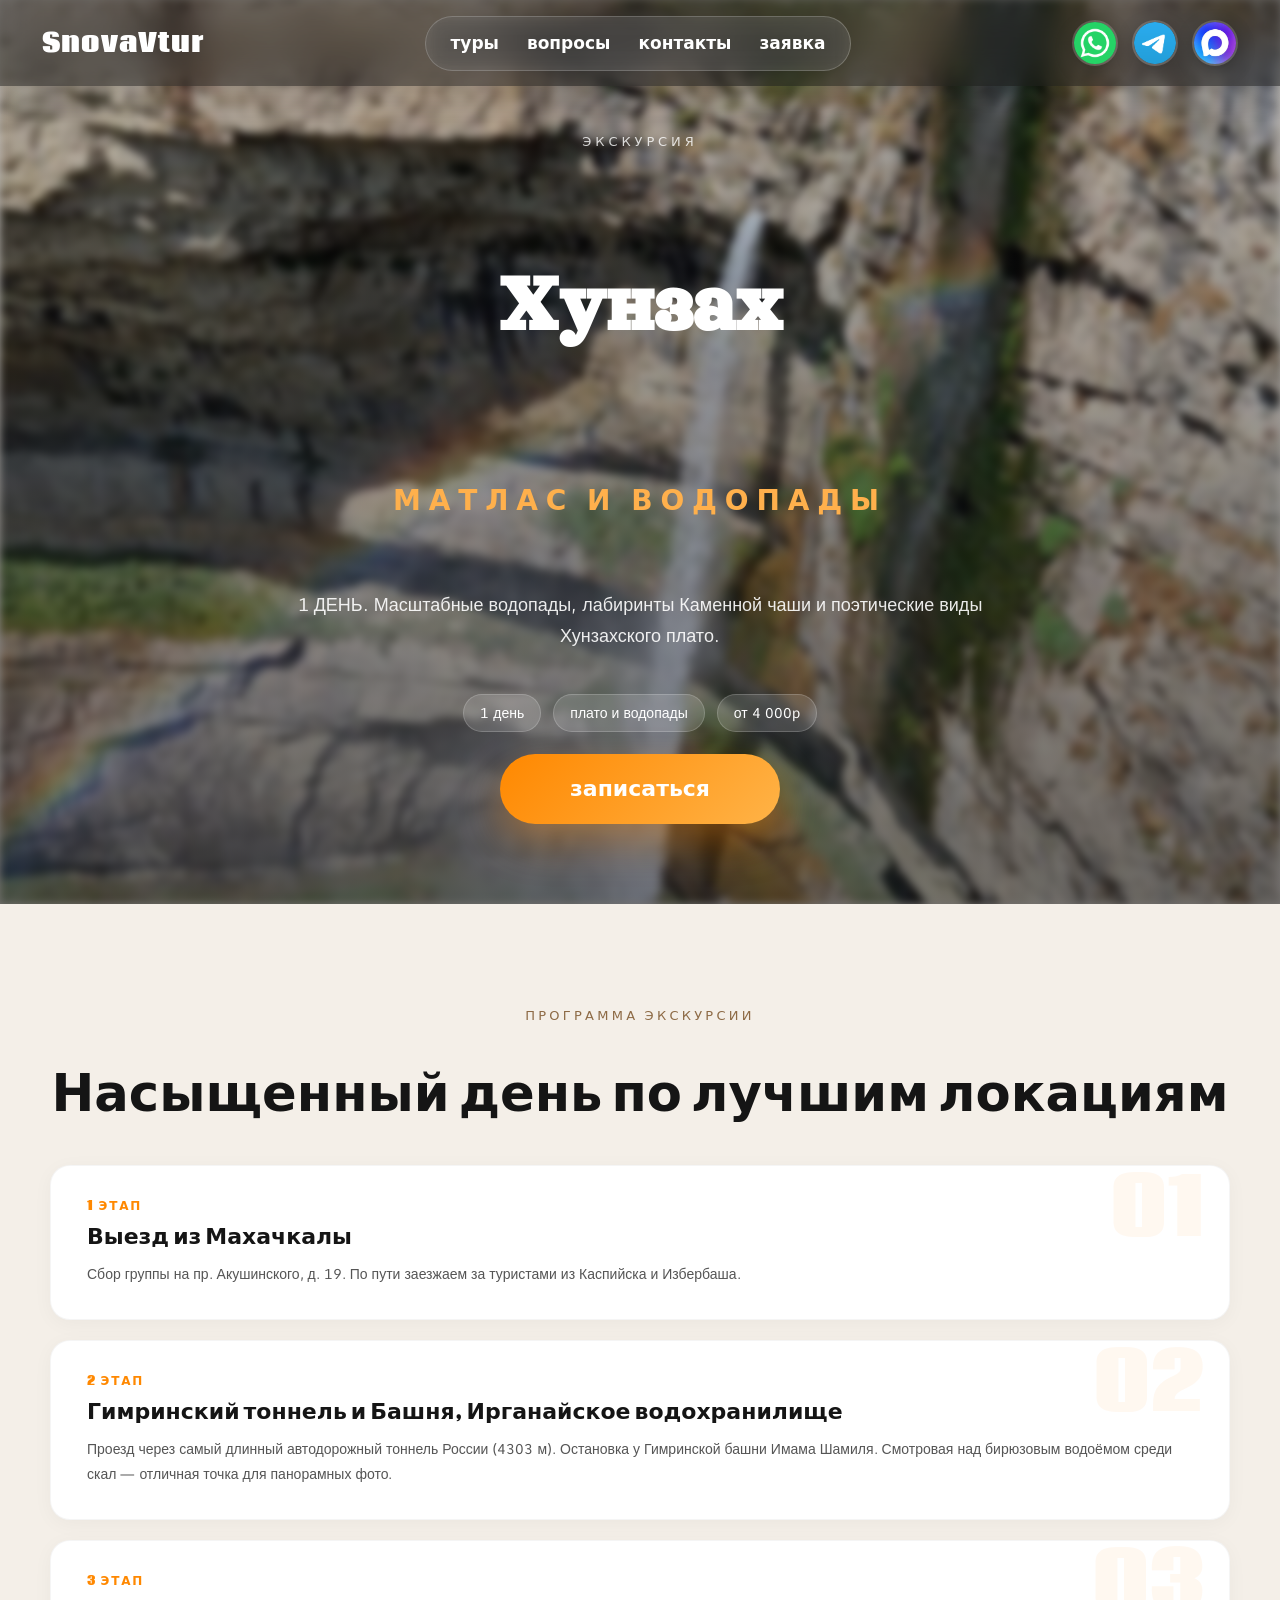
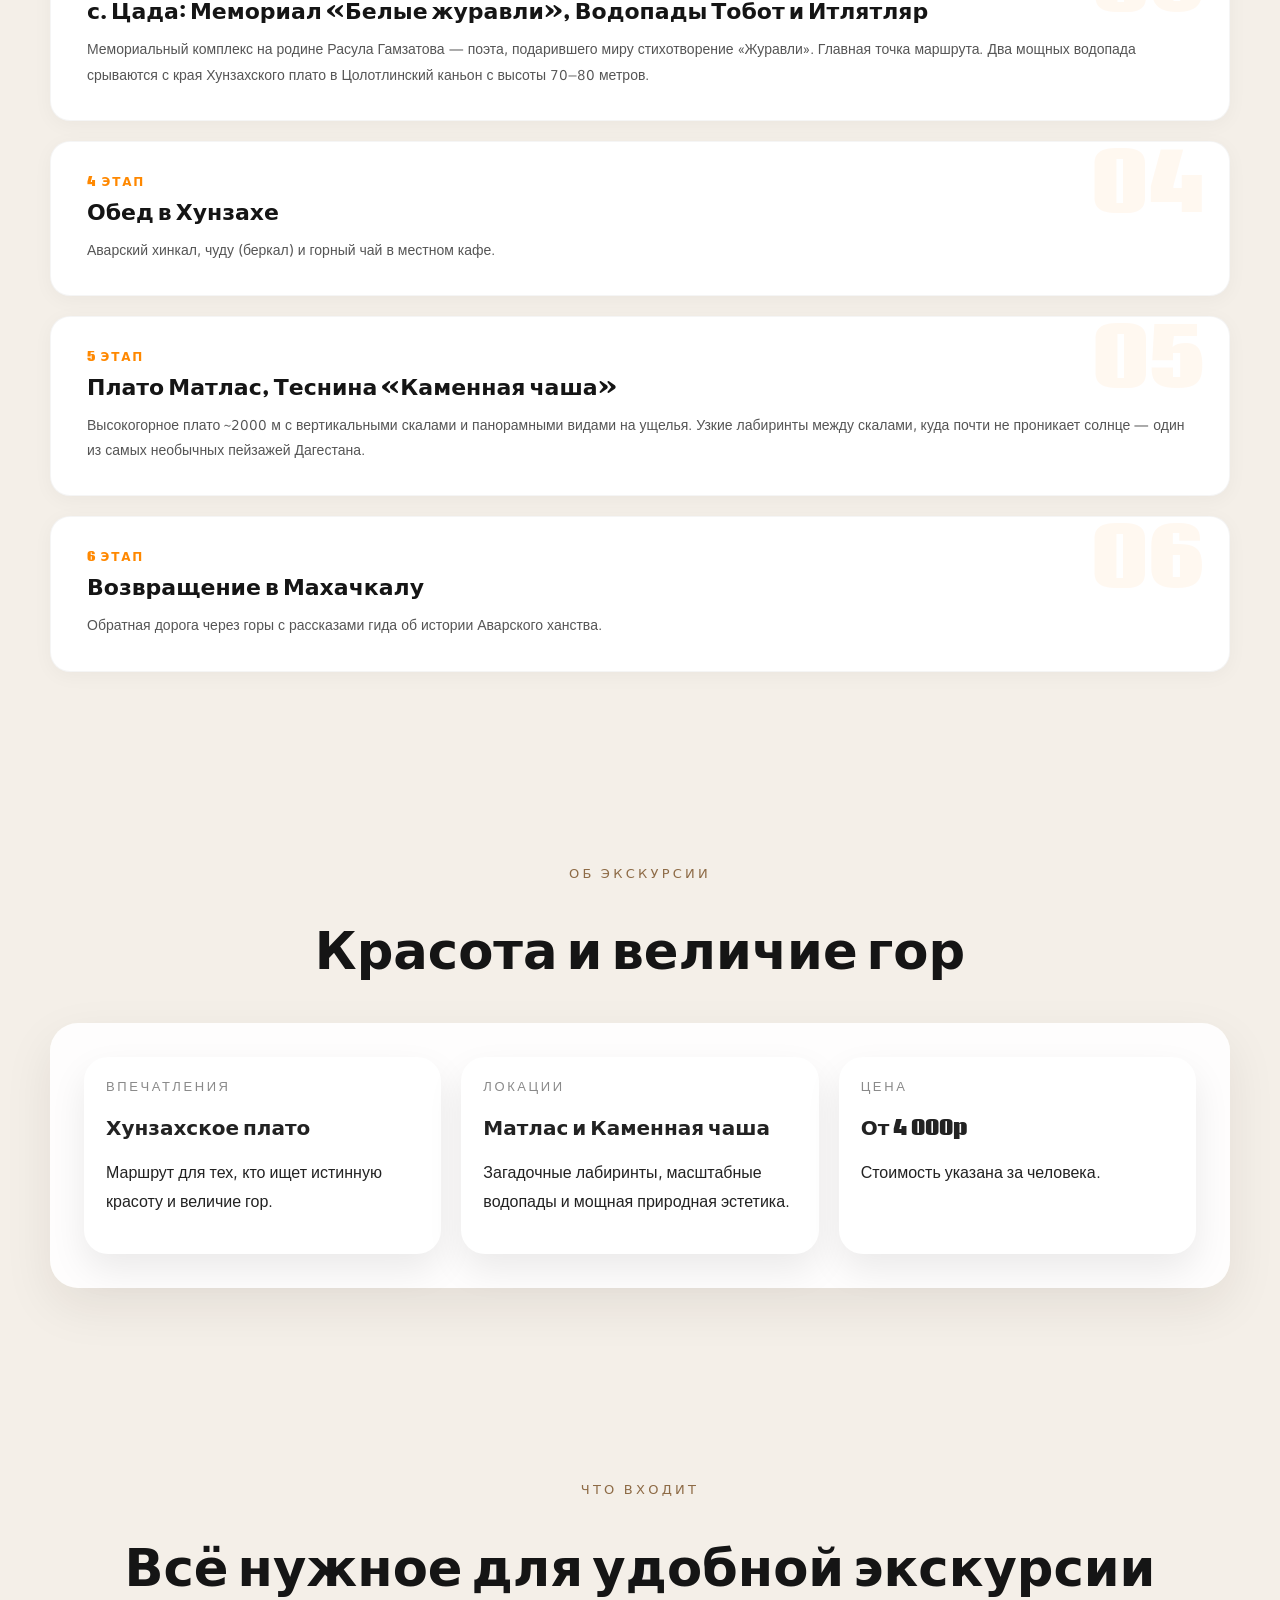
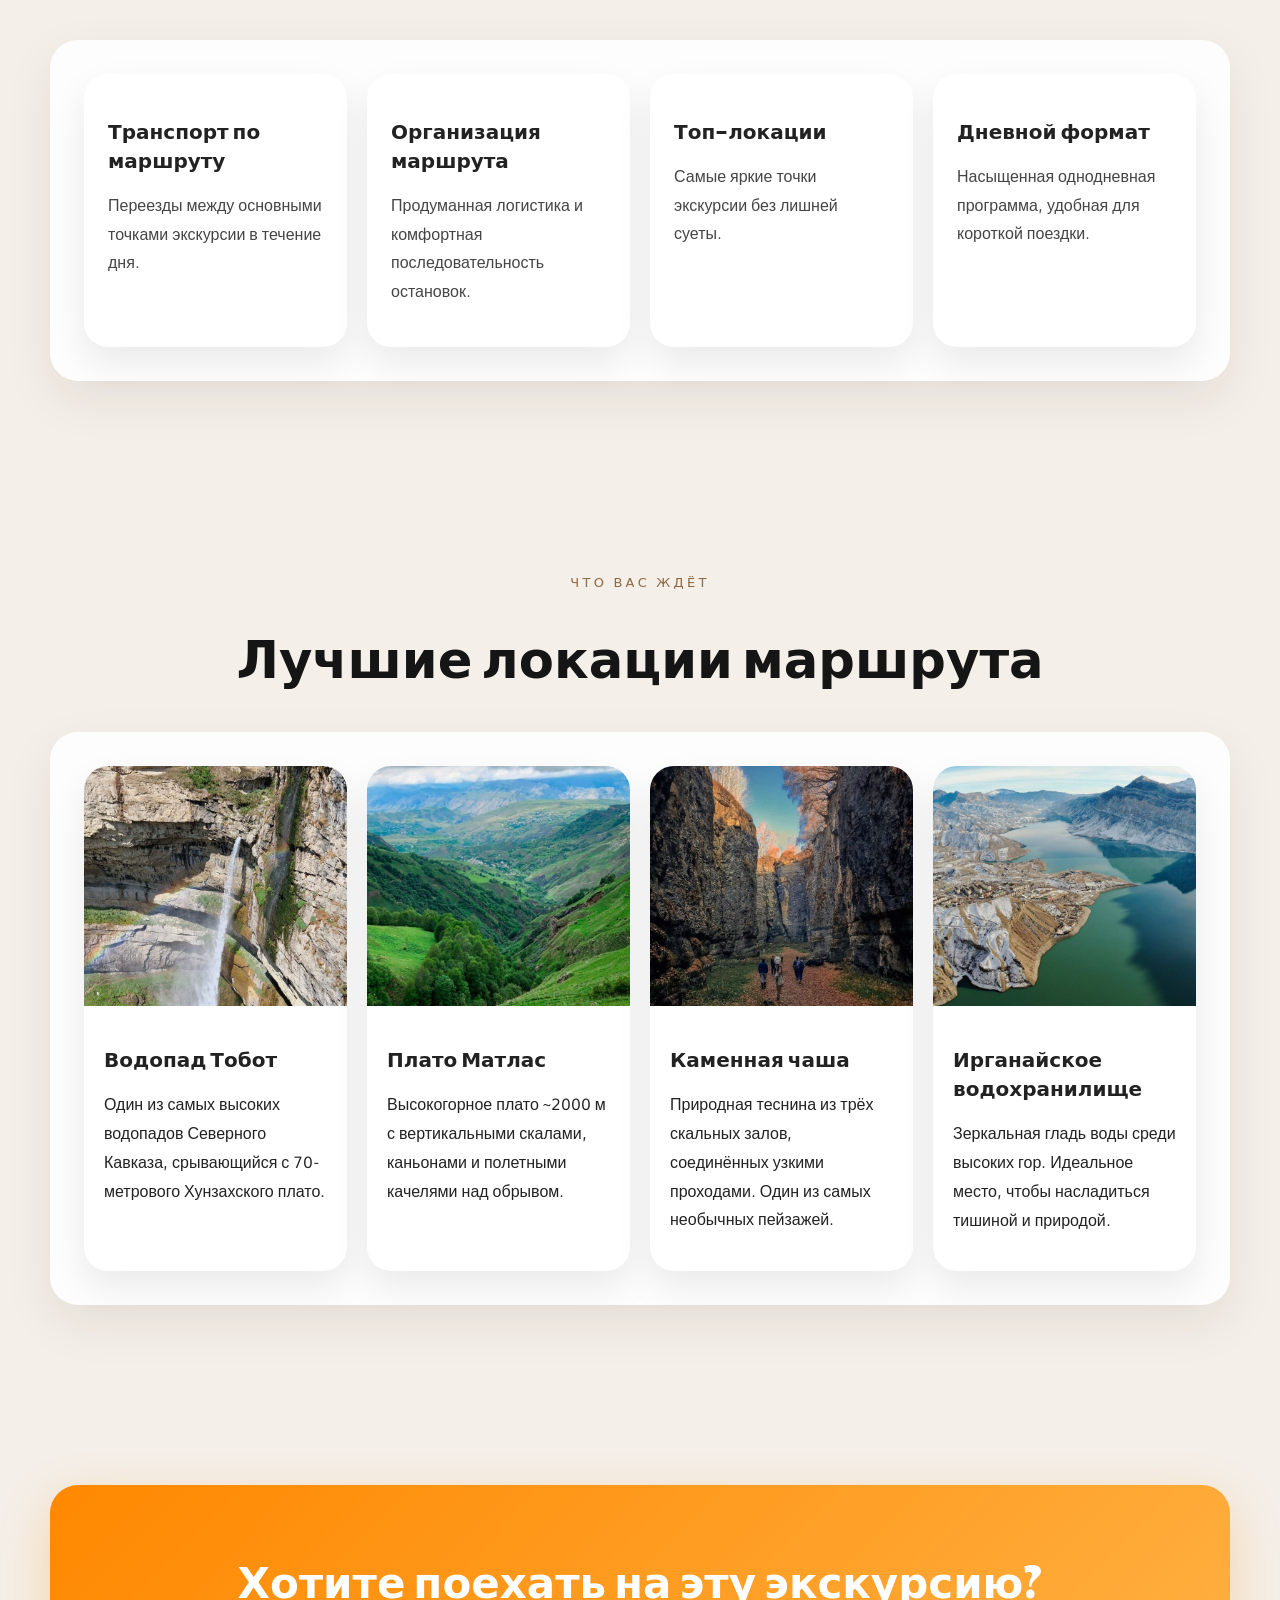
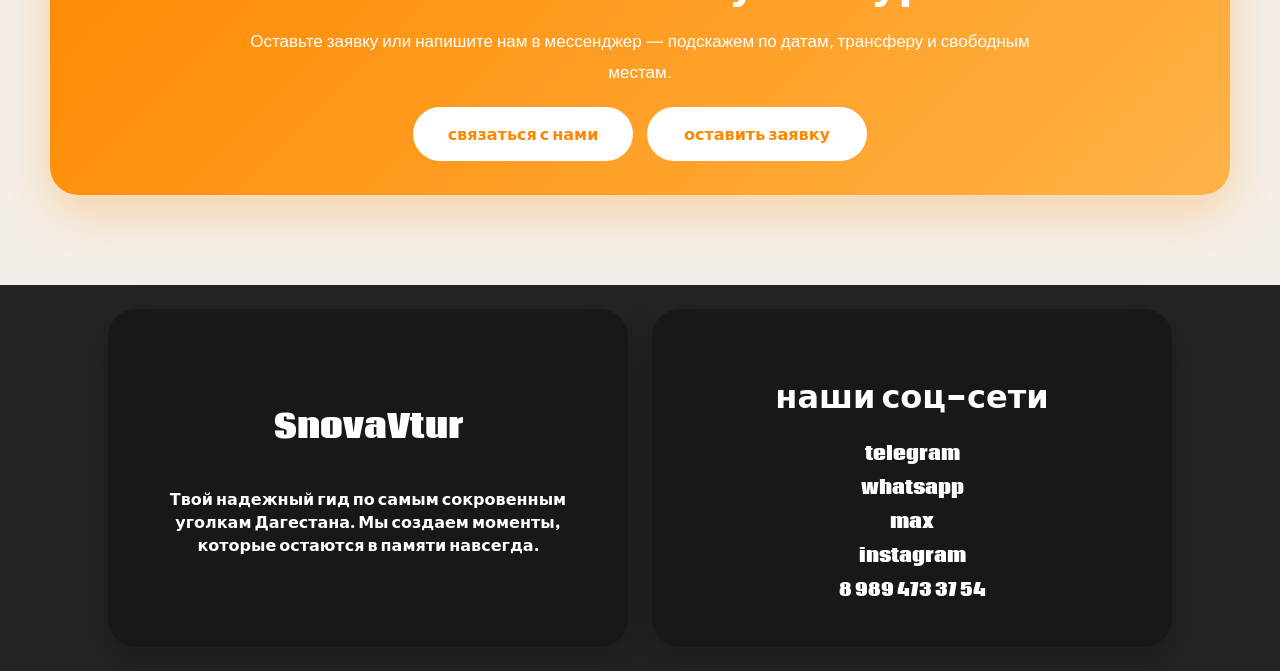
<file: ex-yach-6.html>
﻿<!doctype html>
<html lang="ru">
  <head>
    <meta charset="UTF-8" />
    <meta name="viewport" content="width=device-width, initial-scale=1.0" />
    <title>Хунзах, Матлас и водопады — SnovaVtur</title>
    <link rel="icon" type="image/svg+xml" href="favicon.svg" />
    <link rel="stylesheet" href="yach-css/ex-yach-6.css" />
    <link rel="stylesheet" href="modal.css" />
    <link rel="preconnect" href="https://fonts.googleapis.com" />
    <link rel="preconnect" href="https://fonts.gstatic.com" crossorigin />
    <link
      href="https://fonts.googleapis.com/css2?family=Great+Vibes&display=swap"
      rel="stylesheet"
    />
    <link
      href="https://fonts.googleapis.com/css2?family=Orelega+One&display=swap"
      rel="stylesheet"
    />
    <link
      href="https://fonts.googleapis.com/css2?family=Coda:wght@400;700;800&display=swap"
      rel="stylesheet"
    />
    <link
      href="https://fonts.googleapis.com/css2?family=Comme:wght@100..900&display=swap"
      rel="stylesheet"
    />
  </head>
  <body>
    <header id="header">
      <a href="index.html">SnovaVtur</a
      ><button
        class="burger"
        type="button"
        aria-label="Открыть меню"
        aria-expanded="false"
      >
        <span></span><span></span><span></span>
      </button>
      <div class="header-div1">
        <a href="index.html#turi">туры</a
        ><a href="index.html#questions">вопросы</a
        ><a href="index.html#footer">контакты</a
        ><a href="#" data-booking-open>заявка</a>
      </div>
      <div class="header-div2">
        <a href="https://wa.me/79894733754" target="_blank"
          ><img src="img/Whatsapp.png" alt="WhatsApp" /></a
        ><a href="https://t.me/Gabbar_Han" target="_blank"
          ><img src="img/Telegram.png" alt="Telegram" /></a
        ><a
          href="https://max.ru/u/f9LHodD0cOI4b3SwYSdN_EWwCpvfoghLmBJbnFuvf1nrCDXVqdGEyd-Ysb4"
          target="_blank"
          ><img src="img/max.png" alt="Max"
        /></a>
      </div>
    </header>
    <main>
      <section class="hero">
        <img
          src="img/Хунзах.png"
          class="hero-bg"
          alt="Хунзах, Матлас и водопады"
        />
        <div class="hero-content">
          <p class="hero-tag">экскурсия</p>
          <h3>Хунзах</h3>
          <h4>МАТЛАС И ВОДОПАДЫ</h4>
          <p class="hero-subtitle">
            1 ДЕНЬ. Масштабные водопады, лабиринты Каменной чаши и поэтические
            виды Хунзахского плато.
          </p>
          <div class="hero-meta">
            <span>1 день</span><span>плато и водопады</span
            ><span>от 4 000p</span>
          </div>
          <a href="https://wa.me/79894733754" target="_blank">записаться</a>
        </div>
      </section>
      <section class="section" id="program">
        <div class="section-heading">
          <p>программа экскурсии</p>
          <h2>Насыщенный день по лучшим локациям</h2>
        </div>
        <div class="section-panel">
          <div class="program-grid">
            <div class="program-card">
              <div class="day">1 этап</div>
              <div class="program-card-body">
              <h3>Выезд из Махачкалы</h3>
              <p>
                Сбор группы на пр. Акушинского, д. 19. По пути заезжаем за туристами из Каспийска и Избербаша.
              </p>
              </div>
            </div>
            <div class="program-card">
              <div class="day">2 этап</div>
              <div class="program-card-body">
              <h3>Гимринский тоннель и Башня, Ирганайское водохранилище</h3>
              <p>
                Проезд через самый длинный автодорожный тоннель России (4303 м). Остановка у Гимринской башни Имама Шамиля. Смотровая над бирюзовым водоёмом среди скал — отличная точка для панорамных фото.
              </p>
              </div>
            </div>
            <div class="program-card">
              <div class="day">3 этап</div>
              <div class="program-card-body">
              <h3>с. Цада: Мемориал «Белые журавли», Водопады Тобот и Итлятляр</h3>
              <p>
                Мемориальный комплекс на родине Расула Гамзатова — поэта, подарившего миру стихотворение «Журавли». Главная точка маршрута. Два мощных водопада срываются с края Хунзахского плато в Цолотлинский каньон с высоты 70–80 метров.
              </p>
              </div>
            </div>
            <div class="program-card">
              <div class="day">4 этап</div>
              <div class="program-card-body">
              <h3>Обед в Хунзахе</h3>
              <p>
                Аварский хинкал, чуду (беркал) и горный чай в местном кафе.
              </p>
              </div>
            </div>
            <div class="program-card">
              <div class="day">5 этап</div>
              <div class="program-card-body">
              <h3>Плато Матлас, Теснина «Каменная чаша»</h3>
              <p>
                Высокогорное плато ~2000 м с вертикальными скалами и панорамными видами на ущелья. Узкие лабиринты между скалами, куда почти не проникает солнце — один из самых необычных пейзажей Дагестана.
              </p>
              </div>
            </div>
            <div class="program-card">
              <div class="day">6 этап</div>
              <div class="program-card-body">
              <h3>Возвращение в Махачкалу</h3>
              <p>
                Обратная дорога через горы с рассказами гида об истории Аварского ханства.
              </p>
              </div>
            </div>
          </div>
        </div>
      </section>
      <section class="section">
        <div class="section-heading">
          <p>об экскурсии</p>
          <h2>Красота и величие гор</h2>
        </div>
        <div class="section-panel">
          <div class="program-grid">
            <div class="program-card">
              <div class="day">впечатления</div>
              <div class="program-card-body">
              <h3>Хунзахское плато</h3>
              <p>Маршрут для тех, кто ищет истинную красоту и величие гор.</p>
              </div>
            </div>
            <div class="program-card">
              <div class="day">локации</div>
              <div class="program-card-body">
              <h3>Матлас и Каменная чаша</h3>
              <p>
                Загадочные лабиринты, масштабные водопады и мощная природная
                эстетика.
              </p>
              </div>
            </div>
            <div class="program-card">
              <div class="day">цена</div>
              <div class="program-card-body">
              <h3>От 4 000p</h3>
              <p>Стоимость указана за человека.</p>
              </div>
            </div>
          </div>
        </div>
      </section>
      <section class="section">
        <div class="section-heading">
          <p>что входит</p>
          <h2>Всё нужное для удобной экскурсии</h2>
        </div>
        <div class="section-panel">
          <div class="include-grid">
            <div class="include-card">
              <h3>Транспорт по маршруту</h3>
              <p>Переезды между основными точками экскурсии в течение дня.</p>
            </div>
            <div class="include-card">
              <h3>Организация маршрута</h3>
              <p>
                Продуманная логистика и комфортная последовательность остановок.
              </p>
            </div>
            <div class="include-card">
              <h3>Топ-локации</h3>
              <p>Самые яркие точки экскурсии без лишней суеты.</p>
            </div>
            <div class="include-card">
              <h3>Дневной формат</h3>
              <p>
                Насыщенная однодневная программа, удобная для короткой поездки.
              </p>
            </div>
          </div>
        </div>
      </section>
      <section class="section">
        <div class="section-heading">
          <p>что вас ждёт</p>
          <h2>Лучшие локации маршрута</h2>
        </div>
        <div class="section-panel">
          <div class="features-grid">
            <div class="feature-card">
              <img src="img/Хунзах.png" alt="Водопад Тобот" />
              <div>
                <h3>Водопад Тобот</h3>
                <p>
                  Один из самых высоких водопадов Северного Кавказа, срывающийся с 70-метрового Хунзахского плато.
                </p>
              </div>
            </div>
            <div class="feature-card">
              <img src="img/Плато Матлас.png" alt="Плато Матлас" />
              <div>
                <h3>Плато Матлас</h3>
                <p>
                  Высокогорное плато ~2000 м с вертикальными скалами, каньонами и полетными качелями над обрывом.
                </p>
              </div>
            </div>
            <div class="feature-card">
              <img src="img/Каменная чаша.png" alt="Каменная чаша" />
              <div>
                <h3>Каменная чаша</h3>
                <p>
                  Природная теснина из трёх скальных залов, соединённых узкими проходами. Один из самых необычных пейзажей.
                </p>
              </div>
            </div>
            <div class="feature-card">
              <img
                src="Img-home/Ирганайское водохранилище.png"
                alt="Ирганайское водохранилище"
              />
              <div>
                <h3>Ирганайское водохранилище</h3>
                <p>
                  Зеркальная гладь воды среди высоких гор. Идеальное место,
                  чтобы насладиться тишиной и природой.
                </p>
              </div>
            </div>
          </div>
        </div>
      </section>
      <section class="section">
        <div class="cta-box">
          <h2>Хотите поехать на эту экскурсию?</h2>
          <p>
            Оставьте заявку или напишите нам в мессенджер — подскажем по датам,
            трансферу и свободным местам.
          </p>
          <div class="cta-actions">
            <a href="https://wa.me/79894733754" target="_blank"
              >связаться с нами</a
            >
            <a href="#" data-booking-open>оставить заявку</a>
          </div>
        </div>
      </section>
    </main>
    <footer id="footer">
      <div class="footer-div1">
        <h1>SnovaVtur</h1>
        <p>
          Твой надежный гид по самым сокровенным уголкам Дагестана. Мы создаем
          моменты, которые остаются в памяти навсегда.
        </p>
      </div>
      <div class="footer-div2">
        <h1>наши соц-сети</h1>
        <div>
          <a href="https://t.me/Gabbar_Han" target="_blank" class="mess"
            >telegram</a
          ><a href="https://wa.me/79894733754" target="_blank" class="mess"
            >whatsapp</a
          ><a
            href="https://max.ru/u/f9LHodD0cOI4b3SwYSdN_EWwCpvfoghLmBJbnFuvf1nrCDXVqdGEyd-Ysb4"
            target="_blank"
            class="mess"
            >max</a
          ><a
            href="https://www.instagram.com/snova_v_tur"
            target="_blank"
            class="mess"
            >instagram</a
          ><a href="tel:+79894733754" class="number">8 989 473 37 54</a>
        </div>
      </div>
    </footer>
    <script src="yach-js/ex-yach-6.js"></script>
    <!-- Модальное окно заявки -->
    <div class="modal-overlay" id="bookingModal" aria-hidden="true">
      <div class="modal" role="dialog" aria-modal="true" aria-labelledby="bookingTitle">
        <button class="modal-close" type="button" aria-label="Закрыть">&times;</button>
        <h2 id="bookingTitle">Заявка на бронирование</h2>
        <p class="modal-sub">Оставьте заявку — мы подберём даты, ответим на вопросы и забронируем вам места.</p>
        <form id="bookingForm" novalidate>
          <p class="modal-error" id="bookingError">Заполните имя и контакты, чтобы мы могли с вами связаться.</p>
          <label>
            <span>Ваше имя</span>
            <input type="text" name="name" placeholder="Иван" required>
          </label>
          <label>
            <span>Телефон или Telegram</span>
            <input type="text" name="contact" placeholder="+7 900 000-00-00" required>
          </label>
          <label>
            <span>Тур или экскурсия</span>
            <select name="tour">
              <option value="">Выберите маршрут</option>
              <option>5-дневный классический тур</option>
              <option>Экспресс-тур в Дагестан (3 дня)</option>
              <option>Горы и море (7 дней)</option>
              <option>Молодёжный тур (5 дней)</option>
              <option>Экскурсия: Дербент и экраноплан Лунь</option>
              <option>Экскурсия: Гоор и Язык Тролля</option>
              <option>Экскурсия: Самурский лес и Хучнинский водопад</option>
              <option>Экскурсия: Сулакский каньон и бархан Сарыкум</option>
              <option>Экскурсия: Хунзах, Матлас и водопады</option>
              <option>Экскурсия: Экскурсия по Махачкале</option>
            </select>
          </label>
          <div class="modal-row">
            <label>
              <span>Дата поездки</span>
              <input type="date" name="date">
            </label>
            <label>
              <span>Количество людей</span>
              <input type="number" name="people" min="1" max="20" placeholder="1">
            </label>
          </div>
          <label>
            <span>Комментарий</span>
            <textarea name="comment" rows="3" placeholder="Ваши пожелания и вопросы"></textarea>
          </label>
          <button type="submit" class="modal-submit">Отправить заявку</button>
          <p class="modal-success" id="bookingSuccess">Спасибо! Ваша заявка принята — мы свяжемся с вами в ближайшее время.</p>
        </form>
      </div>
    </div>

    <script src="modal.js"></script>
    <script src="lightbox.js"></script>
  </body>
</html>
</file>
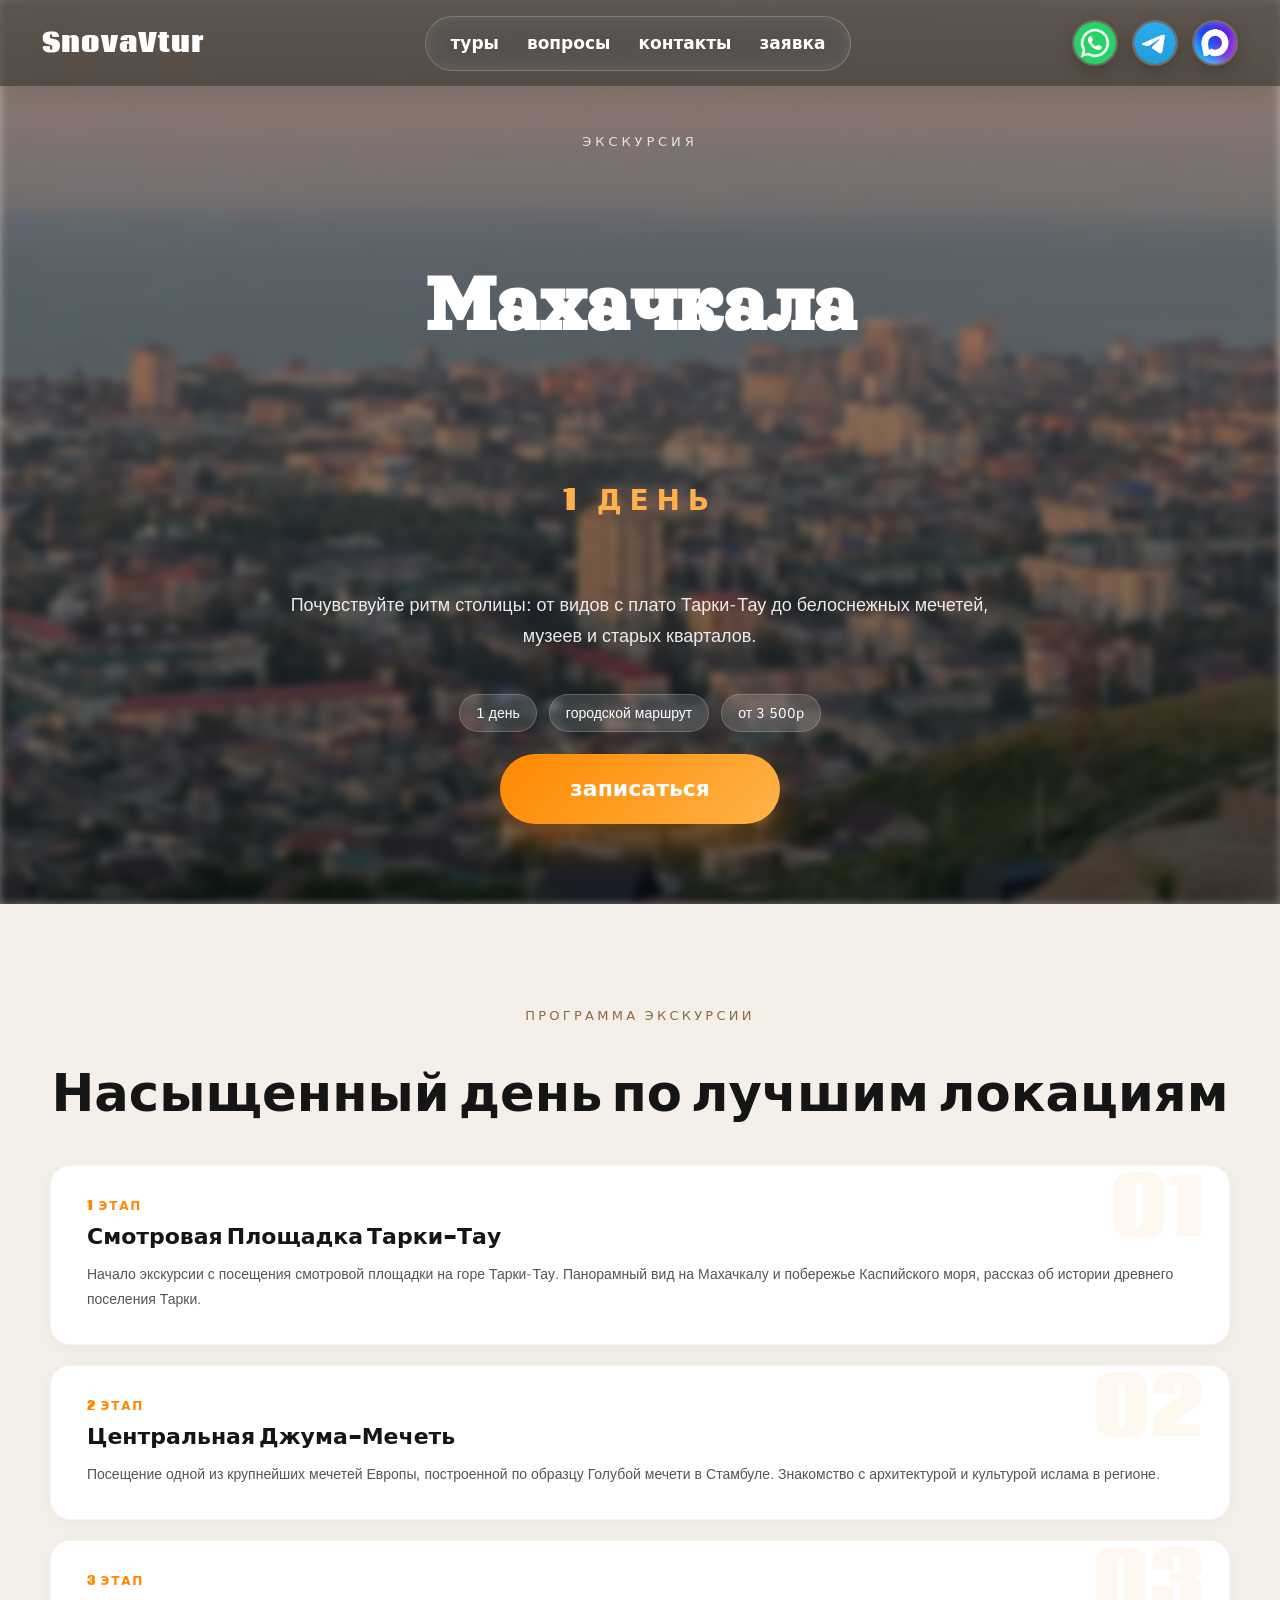
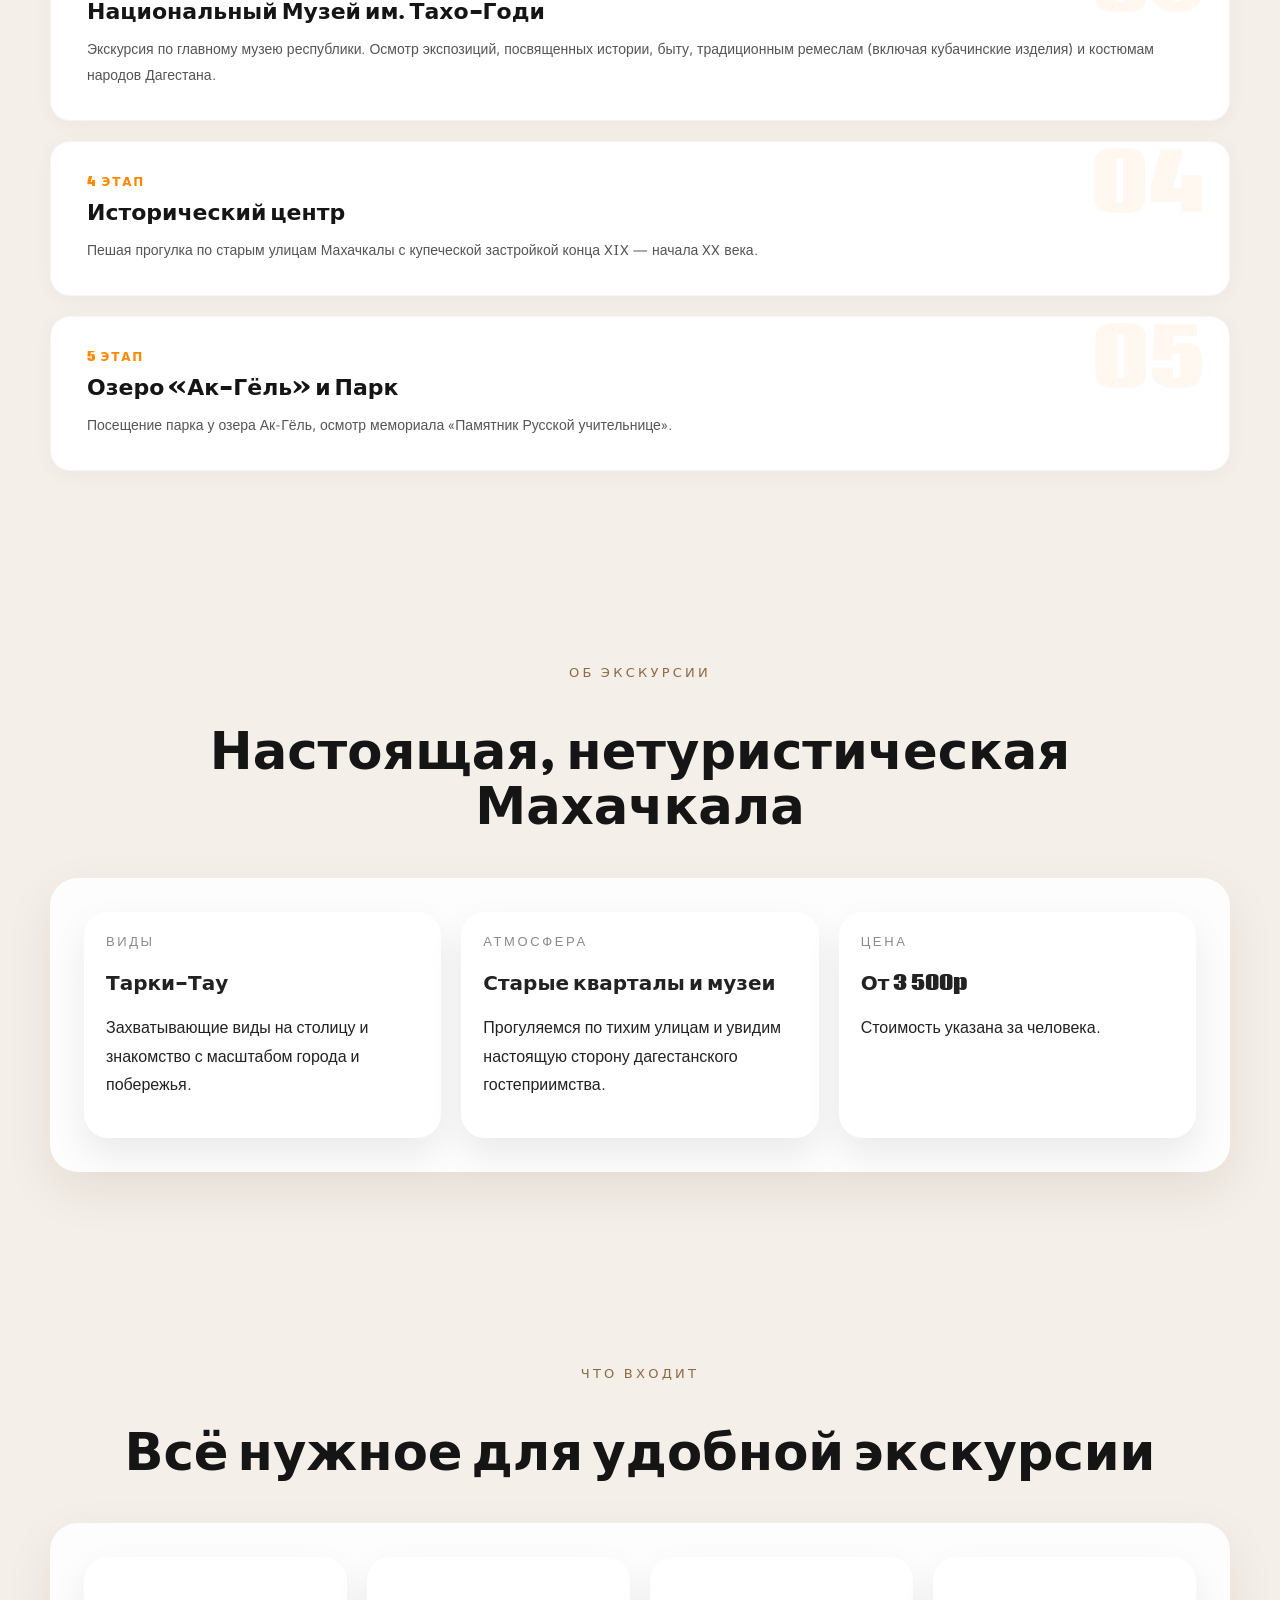
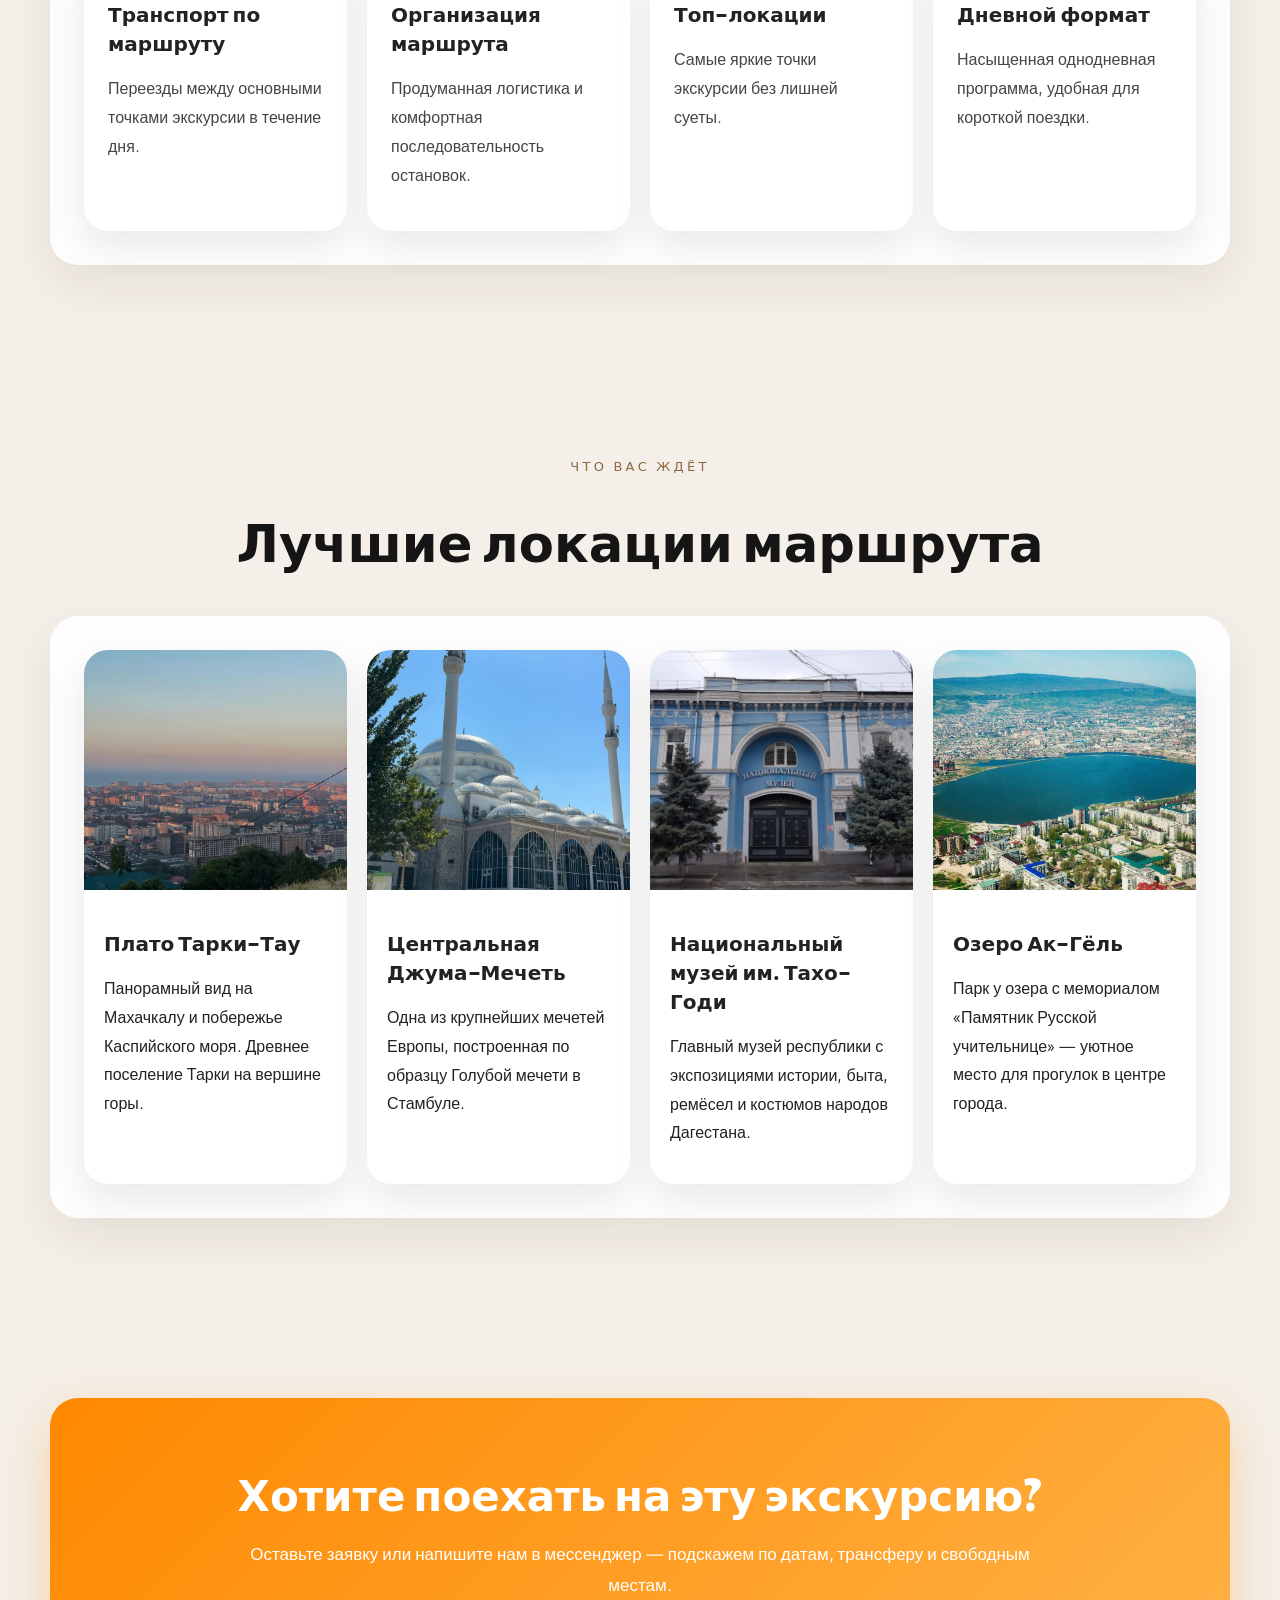
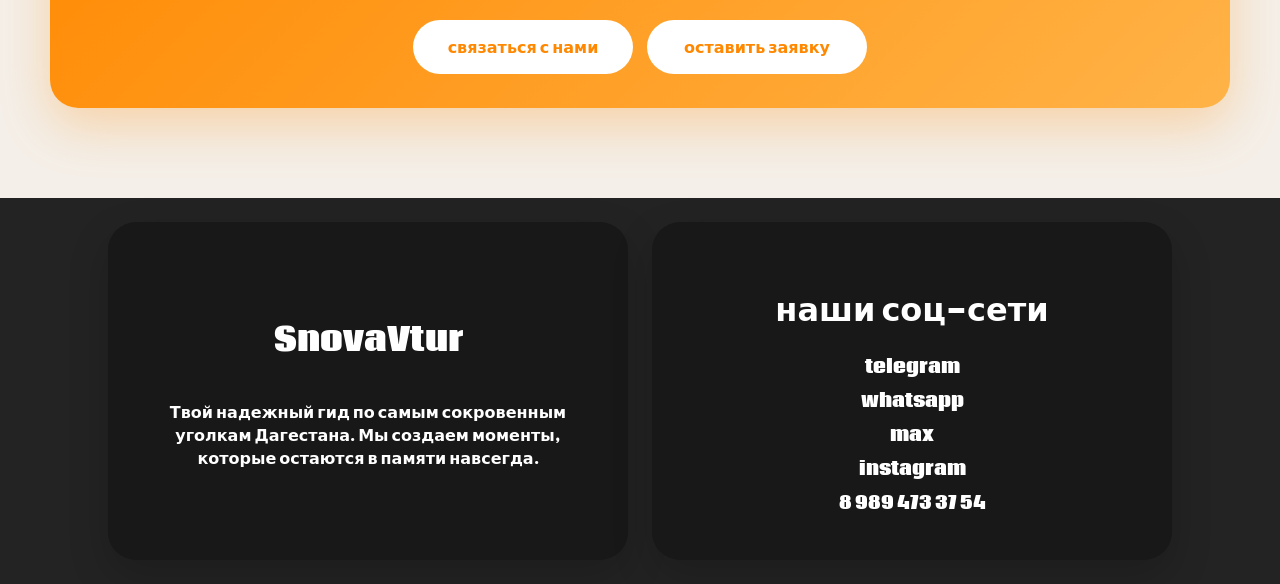
<file: ex-yach-7.html>
﻿<!doctype html>
<html lang="ru">
  <head>
    <meta charset="UTF-8" />
    <meta name="viewport" content="width=device-width, initial-scale=1.0" />
    <title>Экскурсия по Махачкале — SnovaVtur</title>
    <link rel="icon" type="image/svg+xml" href="favicon.svg" />
    <link rel="stylesheet" href="yach-css/ex-yach-7.css" />
    <link rel="stylesheet" href="modal.css" />
    <link rel="preconnect" href="https://fonts.googleapis.com" />
    <link rel="preconnect" href="https://fonts.gstatic.com" crossorigin />
    <link
      href="https://fonts.googleapis.com/css2?family=Great+Vibes&display=swap"
      rel="stylesheet"
    />
    <link
      href="https://fonts.googleapis.com/css2?family=Orelega+One&display=swap"
      rel="stylesheet"
    />
    <link
      href="https://fonts.googleapis.com/css2?family=Coda:wght@400;700;800&display=swap"
      rel="stylesheet"
    />
    <link
      href="https://fonts.googleapis.com/css2?family=Comme:wght@100..900&display=swap"
      rel="stylesheet"
    />
  </head>
  <body>
    <header id="header">
      <a href="index.html">SnovaVtur</a
      ><button
        class="burger"
        type="button"
        aria-label="Открыть меню"
        aria-expanded="false"
      >
        <span></span><span></span><span></span>
      </button>
      <div class="header-div1">
        <a href="index.html#turi">туры</a
        ><a href="index.html#questions">вопросы</a
        ><a href="index.html#footer">контакты</a
        ><a href="#" data-booking-open>заявка</a>
      </div>
      <div class="header-div2">
        <a href="https://wa.me/79894733754" target="_blank"
          ><img src="img/Whatsapp.png" alt="WhatsApp" /></a
        ><a href="https://t.me/Gabbar_Han" target="_blank"
          ><img src="img/Telegram.png" alt="Telegram" /></a
        ><a
          href="https://max.ru/u/f9LHodD0cOI4b3SwYSdN_EWwCpvfoghLmBJbnFuvf1nrCDXVqdGEyd-Ysb4"
          target="_blank"
          ><img src="img/max.png" alt="Max"
        /></a>
      </div>
    </header>
    <main>
      <section class="hero">
        <img
          src="img/Махачкала.png"
          class="hero-bg"
          alt="Экскурсия по Махачкале"
        />
        <div class="hero-content">
          <p class="hero-tag">экскурсия</p>
          <h3>Махачкала</h3>
          <h4>1 ДЕНЬ</h4>
          <p class="hero-subtitle">
            Почувствуйте ритм столицы: от видов с плато Тарки-Тау до белоснежных
            мечетей, музеев и старых кварталов.
          </p>
          <div class="hero-meta">
            <span>1 день</span><span>городской маршрут</span
            ><span>от 3 500p</span>
          </div>
          <a href="https://wa.me/79894733754" target="_blank">записаться</a>
        </div>
      </section>
      <section class="section" id="program">
        <div class="section-heading">
          <p>программа экскурсии</p>
          <h2>Насыщенный день по лучшим локациям</h2>
        </div>
        <div class="section-panel">
          <div class="program-grid">
            <div class="program-card">
              <div class="day">1 этап</div>
              <div class="program-card-body">
              <h3>Смотровая Площадка Тарки-Тау</h3>
              <p>
                Начало экскурсии с посещения смотровой площадки на горе Тарки-Тау. Панорамный вид на Махачкалу и побережье Каспийского моря, рассказ об истории древнего поселения Тарки.
              </p>
              </div>
            </div>    
            <div class="program-card">
              <div class="day">2 этап</div>
              <div class="program-card-body">
              <h3>Центральная Джума-Мечеть</h3>
              <p>
                Посещение одной из крупнейших мечетей Европы, построенной по образцу Голубой мечети в Стамбуле. Знакомство с архитектурой и культурой ислама в регионе.
              </p>
              </div>
            </div> 
            <div class="program-card">
              <div class="day">3 этап</div>
              <div class="program-card-body">
              <h3>Национальный Музей им. Тахо-Годи</h3>
              <p>
                Экскурсия по главному музею республики. Осмотр экспозиций, посвященных истории, быту, традиционным ремеслам (включая кубачинские изделия) и костюмам народов Дагестана.
              </p>
              </div>
            </div> 
            <div class="program-card">
              <div class="day">4 этап</div>
              <div class="program-card-body">
              <h3>Исторический центр</h3>
              <p>
                Пешая прогулка по старым улицам Махачкалы с купеческой застройкой конца XIX — начала XX века.
              </p>
              </div>
            </div> 
            <div class="program-card">
              <div class="day">5 этап</div>
              <div class="program-card-body">
              <h3>Озеро «Ак-Гёль» и Парк</h3>
              <p>
                Посещение парка у озера Ак-Гёль, осмотр мемориала «Памятник Русской учительнице».
              </p>
              </div>
            </div>     
          </div>
        </div>
      </section>
      <section class="section">
        <div class="section-heading">
          <p>об экскурсии</p>
          <h2>Настоящая, нетуристическая Махачкала</h2>
        </div>
        <div class="section-panel">
          <div class="program-grid">
            <div class="program-card">
              <div class="day">виды</div>
              <div class="program-card-body">
              <h3>Тарки-Тау</h3>
              <p>
                Захватывающие виды на столицу и знакомство с масштабом города и
                побережья.
              </p>
              </div>
            </div>
            <div class="program-card">
              <div class="day">атмосфера</div>
              <div class="program-card-body">
              <h3>Старые кварталы и музеи</h3>
              <p>
                Прогуляемся по тихим улицам и увидим настоящую сторону
                дагестанского гостеприимства.
              </p>
              </div>
            </div>
            <div class="program-card">
              <div class="day">цена</div>
              <div class="program-card-body">
              <h3>От 3 500p</h3>
              <p>Стоимость указана за человека.</p>
              </div>
            </div>
          </div>
        </div>
      </section>
      <section class="section">
        <div class="section-heading">
          <p>что входит</p>
          <h2>Всё нужное для удобной экскурсии</h2>
        </div>
        <div class="section-panel">
          <div class="include-grid">
            <div class="include-card">
              <h3>Транспорт по маршруту</h3>
              <p>Переезды между основными точками экскурсии в течение дня.</p>
            </div>
            <div class="include-card">
              <h3>Организация маршрута</h3>
              <p>
                Продуманная логистика и комфортная последовательность остановок.
              </p>
            </div>
            <div class="include-card">
              <h3>Топ-локации</h3>
              <p>Самые яркие точки экскурсии без лишней суеты.</p>
            </div>
            <div class="include-card">
              <h3>Дневной формат</h3>
              <p>
                Насыщенная однодневная программа, удобная для короткой поездки.
              </p>
            </div>
          </div>
        </div>
      </section>
      <section class="section">
        <div class="section-heading">
          <p>что вас ждёт</p>
          <h2>Лучшие локации маршрута</h2>
        </div>
        <div class="section-panel">
          <div class="features-grid">
            <div class="feature-card">
              <img src="img/Тарки тау.png" alt="Тарки-Тау" />
              <div>
                <h3>Плато Тарки-Тау</h3>
                <p>
                  Панорамный вид на Махачкалу и побережье Каспийского моря. Древнее поселение Тарки на вершине горы.
                </p>
              </div>
            </div>
            <div class="feature-card">
              <img src="img/Мечеть Джума.png" alt="Джума-Мечеть" />
              <div>
                <h3>Центральная Джума-Мечеть</h3>
                <p>
                  Одна из крупнейших мечетей Европы, построенная по образцу Голубой мечети в Стамбуле.
                </p>
              </div>
            </div>
            <div class="feature-card">
              <img src="img/тахо годи.jpg" alt="Национальный музей" />
              <div>
                <h3>Национальный музей им. Тахо-Годи</h3>
                <p>
                  Главный музей республики с экспозициями истории, быта, ремёсел и костюмов народов Дагестана.
                </p>
              </div>
            </div>
            <div class="feature-card">
              <img
                src="img/ак гёль.png"
                alt="Озеро Ак-Гёль"
              />
              <div>
                <h3>Озеро Ак-Гёль</h3>
                <p>
                  Парк у озера с мемориалом «Памятник Русской учительнице» — уютное место для прогулок в центре города.
                </p>
              </div>
            </div>
          </div>
        </div>
      </section>
      <section class="section">
        <div class="cta-box">
          <h2>Хотите поехать на эту экскурсию?</h2>
          <p>
            Оставьте заявку или напишите нам в мессенджер — подскажем по датам,
            трансферу и свободным местам.
          </p>
          <div class="cta-actions">
            <a href="https://wa.me/79894733754" target="_blank"
              >связаться с нами</a
            >
            <a href="#" data-booking-open>оставить заявку</a>
          </div>
        </div>
      </section>
    </main>
    <footer id="footer">
      <div class="footer-div1">
        <h1>SnovaVtur</h1>
        <p>
          Твой надежный гид по самым сокровенным уголкам Дагестана. Мы создаем
          моменты, которые остаются в памяти навсегда.
        </p>
      </div>
      <div class="footer-div2">
        <h1>наши соц-сети</h1>
        <div>
          <a href="https://t.me/Gabbar_Han" target="_blank" class="mess"
            >telegram</a
          ><a href="https://wa.me/79894733754" target="_blank" class="mess"
            >whatsapp</a
          ><a
            href="https://max.ru/u/f9LHodD0cOI4b3SwYSdN_EWwCpvfoghLmBJbnFuvf1nrCDXVqdGEyd-Ysb4"
            target="_blank"
            class="mess"
            >max</a
          ><a
            href="https://www.instagram.com/snova_v_tur"
            target="_blank"
            class="mess"
            >instagram</a
          ><a href="tel:+79894733754" class="number">8 989 473 37 54</a>
        </div>
      </div>
    </footer>
    <script src="yach-js/ex-yach-7.js"></script>
    <!-- Модальное окно заявки -->
    <div class="modal-overlay" id="bookingModal" aria-hidden="true">
      <div class="modal" role="dialog" aria-modal="true" aria-labelledby="bookingTitle">
        <button class="modal-close" type="button" aria-label="Закрыть">&times;</button>
        <h2 id="bookingTitle">Заявка на бронирование</h2>
        <p class="modal-sub">Оставьте заявку — мы подберём даты, ответим на вопросы и забронируем вам места.</p>
        <form id="bookingForm" novalidate>
          <p class="modal-error" id="bookingError">Заполните имя и контакты, чтобы мы могли с вами связаться.</p>
          <label>
            <span>Ваше имя</span>
            <input type="text" name="name" placeholder="Иван" required>
          </label>
          <label>
            <span>Телефон или Telegram</span>
            <input type="text" name="contact" placeholder="+7 900 000-00-00" required>
          </label>
          <label>
            <span>Тур или экскурсия</span>
            <select name="tour">
              <option value="">Выберите маршрут</option>
              <option>5-дневный классический тур</option>
              <option>Экспресс-тур в Дагестан (3 дня)</option>
              <option>Горы и море (7 дней)</option>
              <option>Молодёжный тур (5 дней)</option>
              <option>Экскурсия: Дербент и экраноплан Лунь</option>
              <option>Экскурсия: Гоор и Язык Тролля</option>
              <option>Экскурсия: Самурский лес и Хучнинский водопад</option>
              <option>Экскурсия: Сулакский каньон и бархан Сарыкум</option>
              <option>Экскурсия: Хунзах, Матлас и водопады</option>
              <option>Экскурсия: Экскурсия по Махачкале</option>
            </select>
          </label>
          <div class="modal-row">
            <label>
              <span>Дата поездки</span>
              <input type="date" name="date">
            </label>
            <label>
              <span>Количество людей</span>
              <input type="number" name="people" min="1" max="20" placeholder="1">
            </label>
          </div>
          <label>
            <span>Комментарий</span>
            <textarea name="comment" rows="3" placeholder="Ваши пожелания и вопросы"></textarea>
          </label>
          <button type="submit" class="modal-submit">Отправить заявку</button>
          <p class="modal-success" id="bookingSuccess">Спасибо! Ваша заявка принята — мы свяжемся с вами в ближайшее время.</p>
        </form>
      </div>
    </div>

    <script src="modal.js"></script>
    <script src="lightbox.js"></script>
  </body>
</html>
</file>
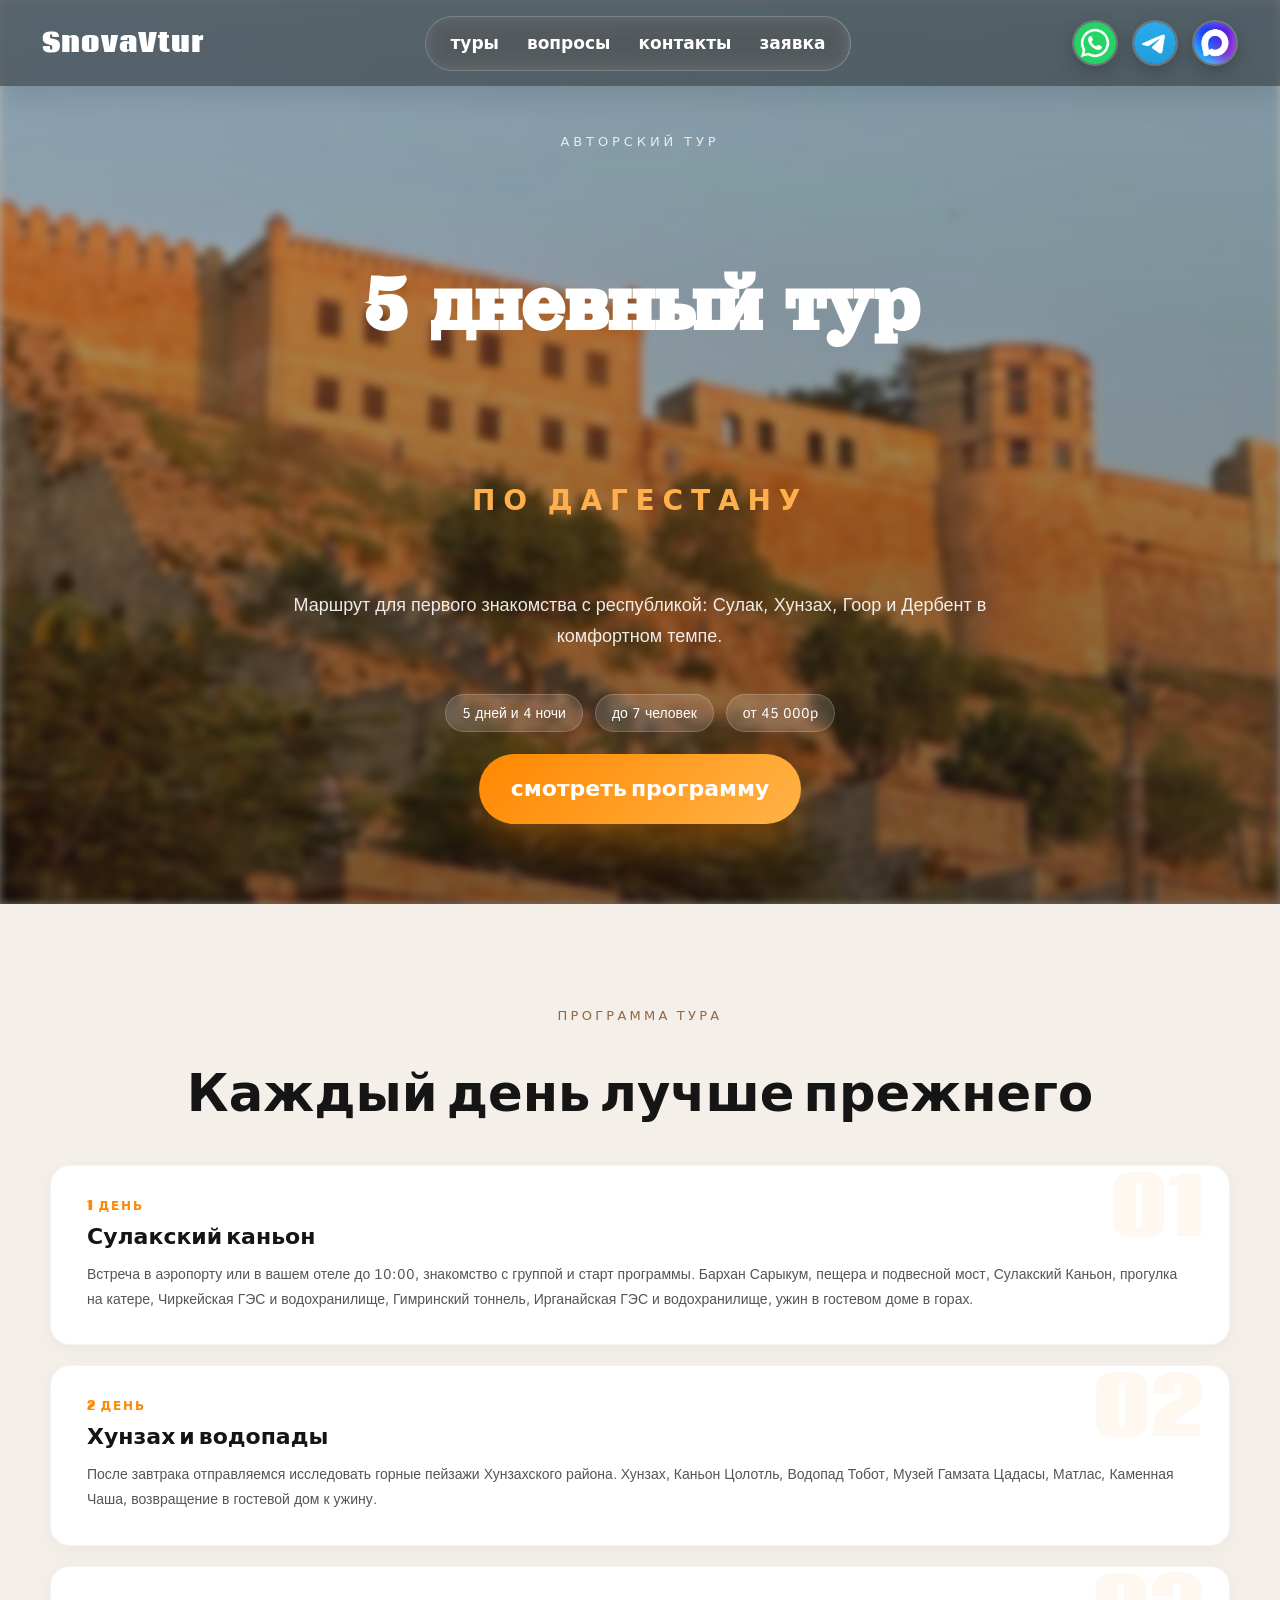
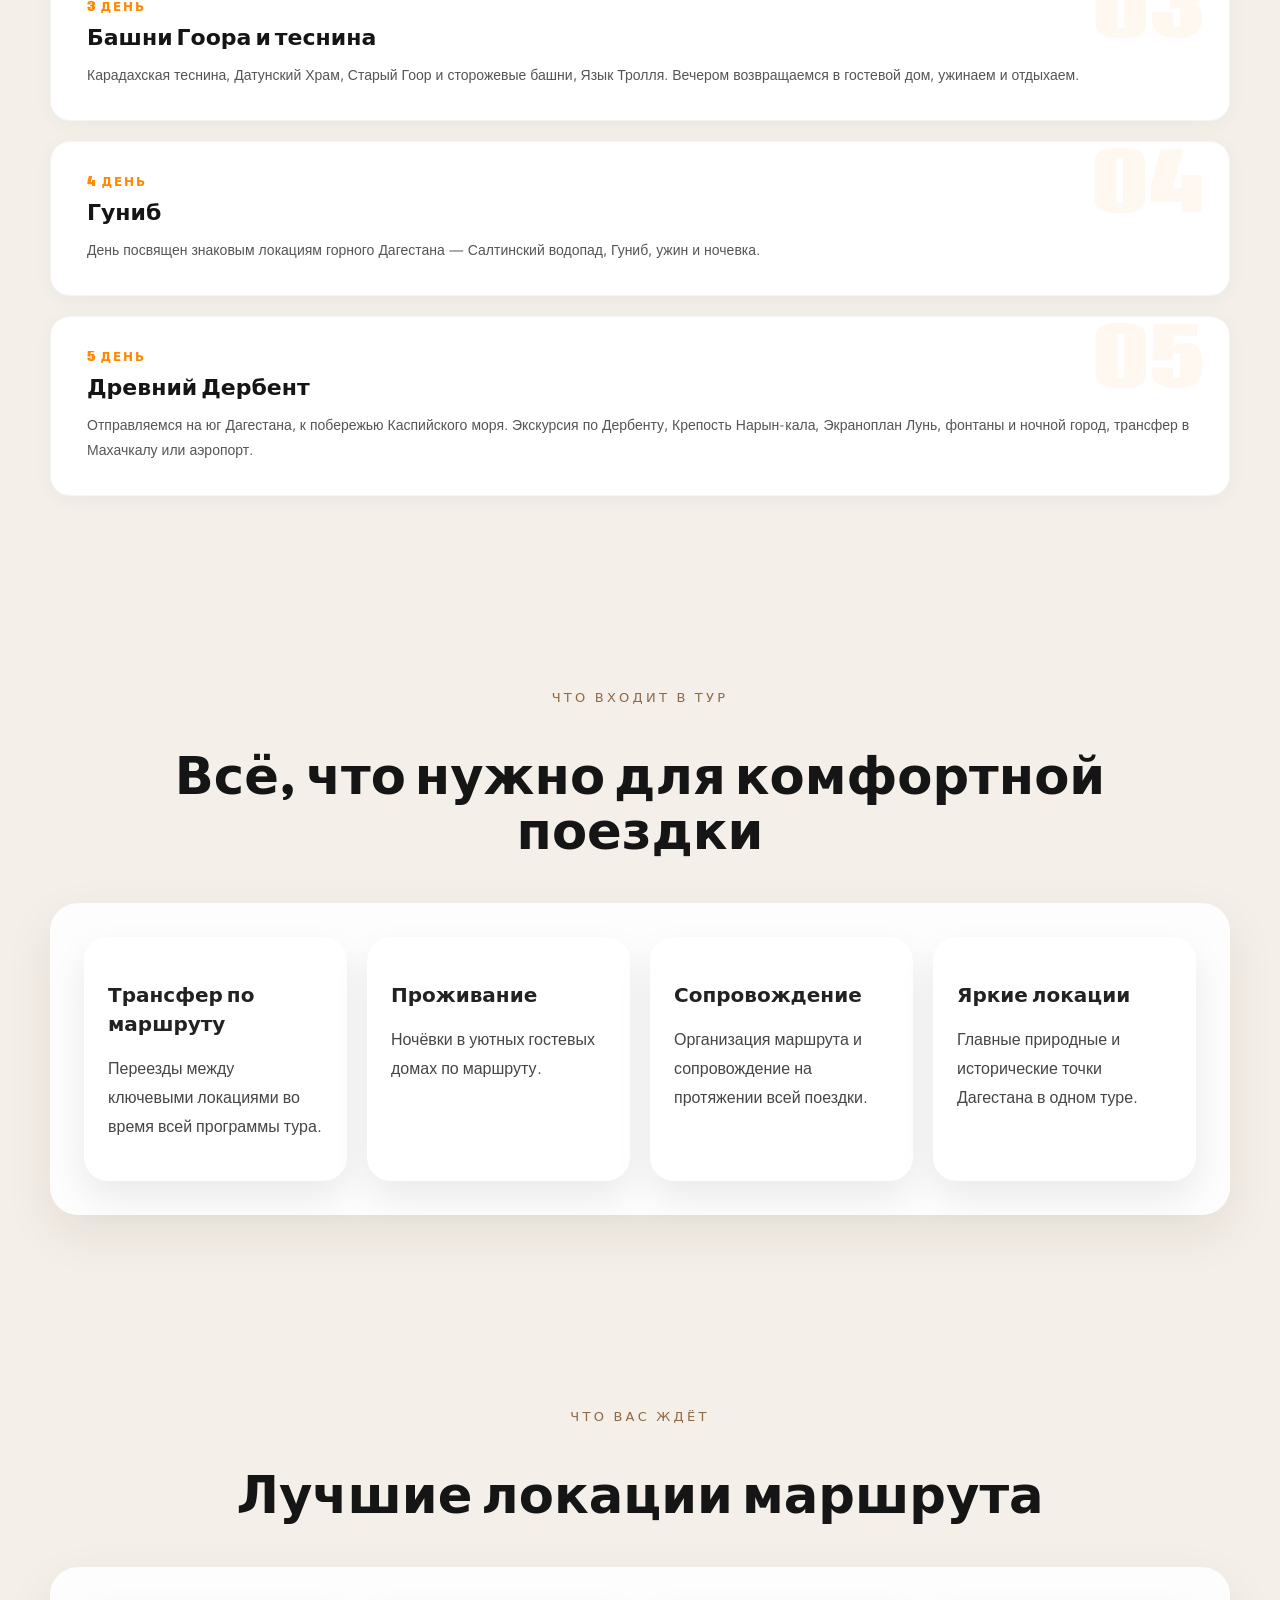
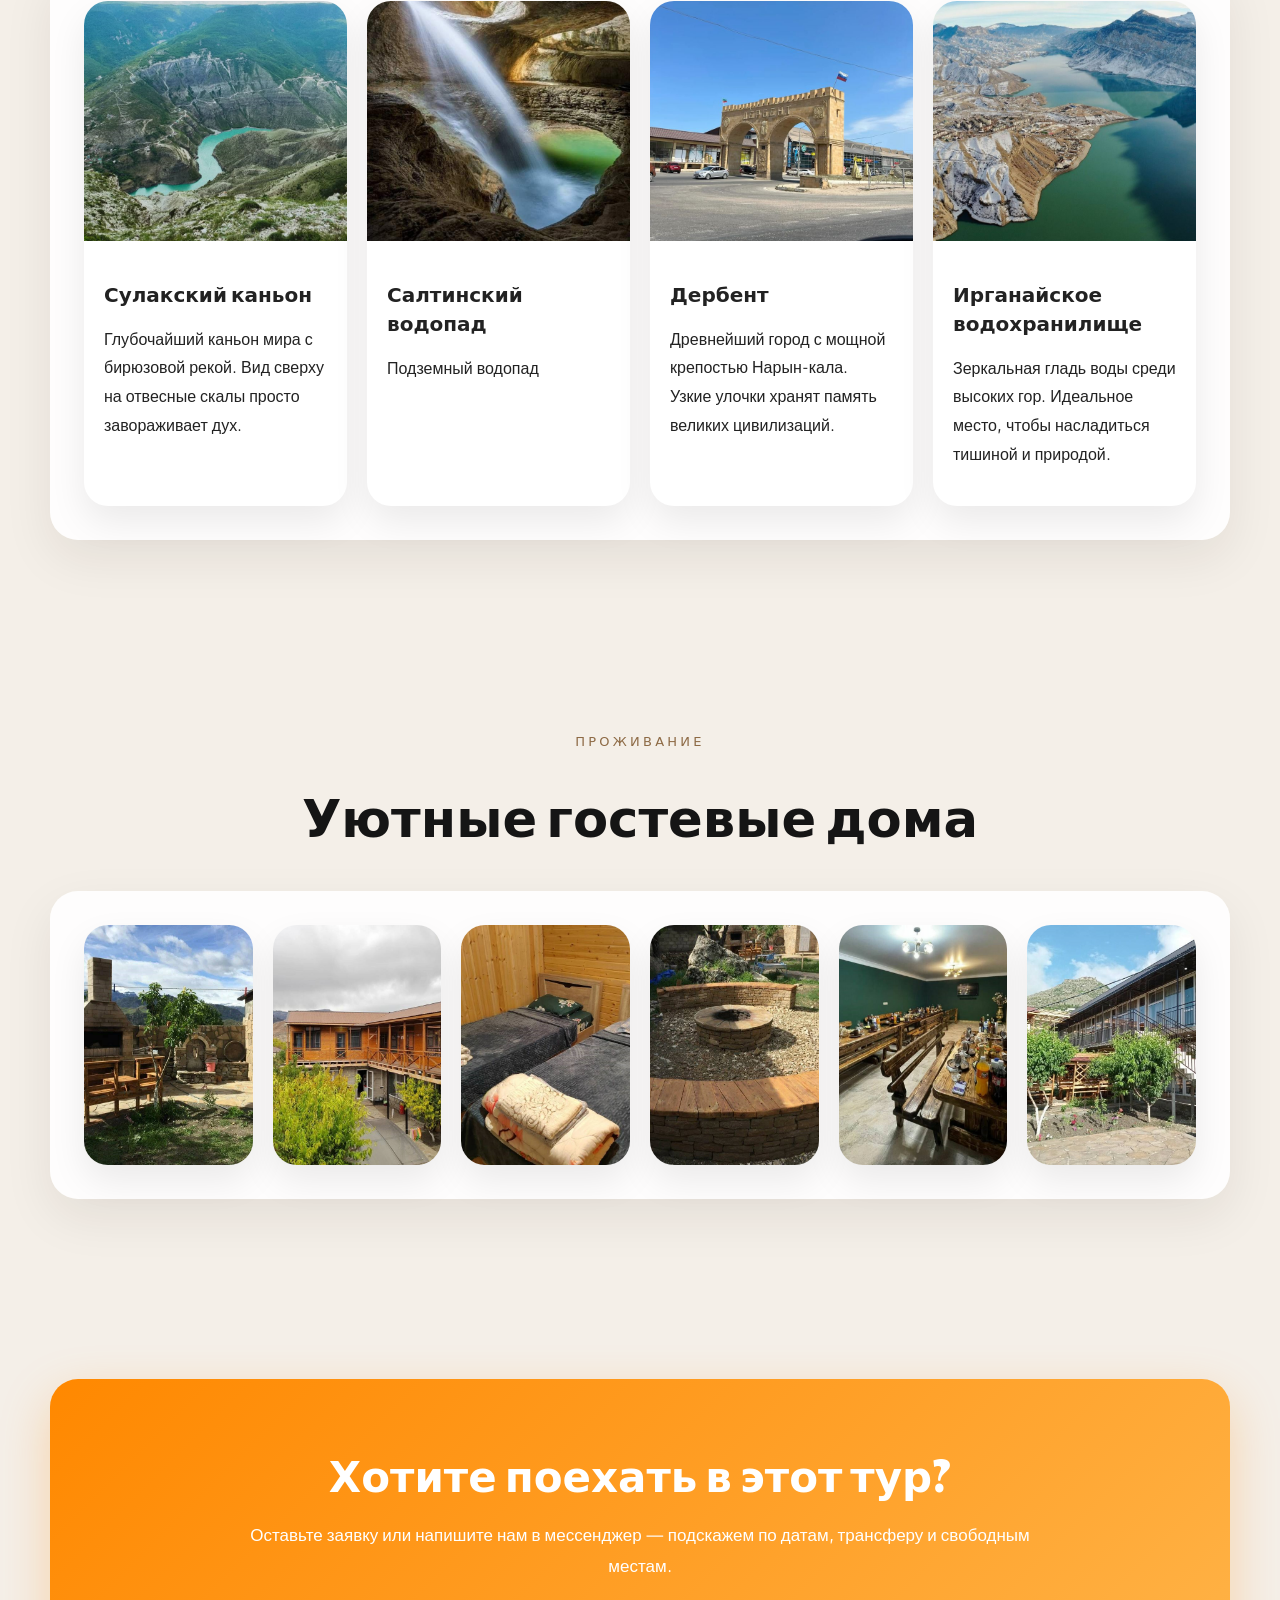
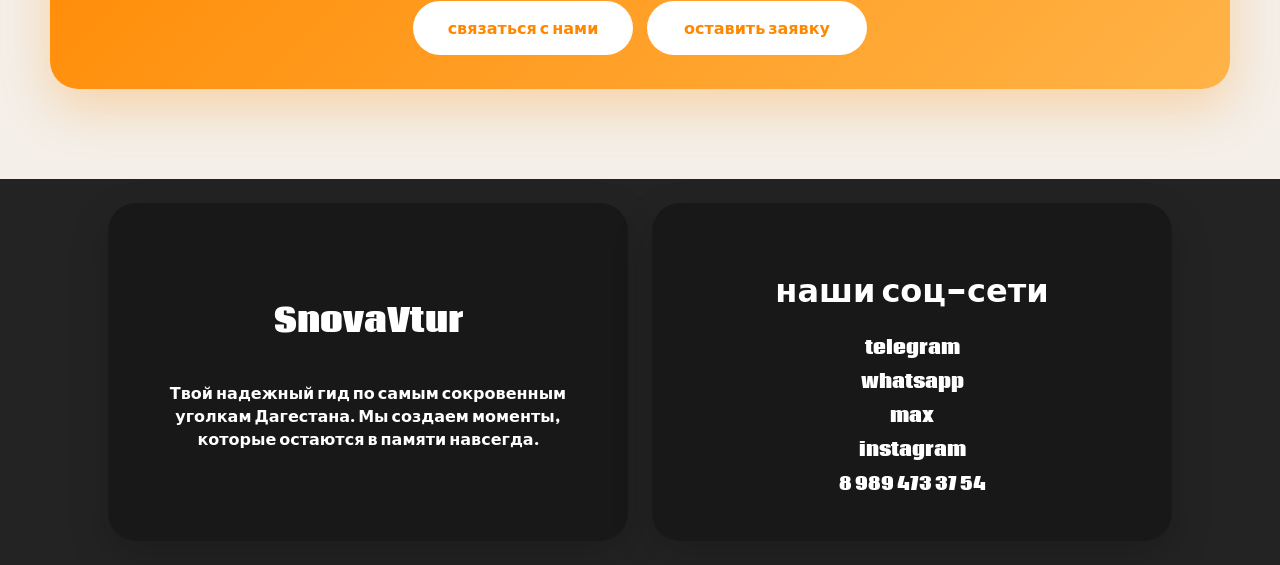
<file: tour-yach-1.html>
﻿<!DOCTYPE html>
<html lang="ru">
<head>
    <meta charset="UTF-8">
    <meta name="viewport" content="width=device-width, initial-scale=1.0">
    <title>5 дневный классический тур — SnovaVtur</title>
    <link rel="icon" type="image/svg+xml" href="favicon.svg">
    <link rel="stylesheet" href="yach-css/tour-yach-1.css">
    <link rel="stylesheet" href="modal.css">
    <link rel="preconnect" href="https://fonts.googleapis.com">
    <link rel="preconnect" href="https://fonts.gstatic.com" crossorigin>
    <link href="https://fonts.googleapis.com/css2?family=Great+Vibes&display=swap" rel="stylesheet">
    <link rel="preconnect" href="https://fonts.googleapis.com">
    <link rel="preconnect" href="https://fonts.gstatic.com" crossorigin>
    <link href="https://fonts.googleapis.com/css2?family=Orelega+One&display=swap" rel="stylesheet">
    <link rel="preconnect" href="https://fonts.googleapis.com">
    <link rel="preconnect" href="https://fonts.gstatic.com" crossorigin>
    <link href="https://fonts.googleapis.com/css2?family=Coda:wght@400;700;800&display=swap" rel="stylesheet">
    <link rel="preconnect" href="https://fonts.googleapis.com">
    <link rel="preconnect" href="https://fonts.gstatic.com" crossorigin>
    <link href="https://fonts.googleapis.com/css2?family=Comme:wght@100..900&display=swap" rel="stylesheet">
</head>
<body>
    <header id="header">
        <a href="index.html">SnovaVtur</a>
        <button class="burger" type="button" aria-label="Открыть меню" aria-expanded="false">
            <span></span>
            <span></span>
            <span></span>
        </button>
        <div class="header-div1">
            <a href="index.html#turi">туры</a>
            <a href="index.html#questions">вопросы</a>
            <a href="index.html#footer">контакты</a>
            <a href="#" data-booking-open>заявка</a>
        </div>
        <div class="header-div2">
            <a href="https://wa.me/79894733754" target="_blank"><img src="img/Whatsapp.png" alt="WhatsApp"></a>
            <a href="https://t.me/Gabbar_Han" target="_blank"><img src="img/Telegram.png" alt="Telegram"></a>
            <a href="https://max.ru/u/f9LHodD0cOI4b3SwYSdN_EWwCpvfoghLmBJbnFuvf1nrCDXVqdGEyd-Ysb4" target="_blank"><img src="img/max.png" alt="Max"></a>
        </div>
    </header>

    <main>
        <section class="hero" id="hero">
            <img src="img/дербентт.png" class="hero-bg" alt="Дагестан">
            <div class="hero-content">
                <p class="hero-tag">авторский тур</p>
                <h3>5 дневный тур</h3>
                <h4>ПО ДАГЕСТАНУ</h4>
                <p class="hero-subtitle">Маршрут для первого знакомства с республикой: Сулак, Хунзах, Гоор и Дербент в комфортном темпе.</p>
                <div class="hero-meta">
                    <span>5 дней и 4 ночи</span>
                    <span>до 7 человек</span>
                    <span>от 45 000p</span>
                </div>
                <a href="#program">смотреть программу</a>
            </div>
        </section>

        <section class="section" id="program">
            <div class="section-heading">
                <p>программа тура</p>
                <h2>Каждый день лучше прежнего</h2>
            </div>
            <div class="section-panel">
                <div class="program-grid">
                    <div class="program-card">
                        <div class="day">1 день</div>
                        <div class="program-card-body">
                        <h3>Сулакский каньон</h3>
                        <p>Встреча в аэропорту или в вашем отеле до 10:00, знакомство с группой и старт программы. Бархан Сарыкум, пещера и подвесной мост, Сулакский Каньон, прогулка на катере, Чиркейская ГЭС и водохранилище, Гимринский тоннель, Ирганайская ГЭС и водохранилище, ужин в гостевом доме в горах.</p>
                        </div>
                    </div>
                    <div class="program-card">
                        <div class="day">2 день</div>
                        <div class="program-card-body">
                        <h3>Хунзах и водопады</h3>
                        <p>После завтрака отправляемся исследовать горные пейзажи Хунзахского района. Хунзах, Каньон Цолотль, Водопад Тобот, Музей Гамзата Цадасы, Матлас, Каменная Чаша, возвращение в гостевой дом к ужину.</p>
                        </div>
                    </div>
                    <div class="program-card">
                        <div class="day">3 день</div>
                        <div class="program-card-body">
                        <h3>Башни Гоора и теснина</h3>
                        <p>Карадахская теснина, Датунский Храм, Старый Гоор и сторожевые башни, Язык Тролля. Вечером возвращаемся в гостевой дом, ужинаем и отдыхаем.</p>
                        </div>
                    </div>
                    <div class="program-card">
                        <div class="day">4 день</div>
                        <div class="program-card-body">
                        <h3>Гуниб</h3>
                        <p>День посвящен знаковым локациям горного Дагестана — Салтинский водопад, Гуниб, ужин и ночевка.</p>
                        </div>
                    </div>
                    <div class="program-card">
                        <div class="day">5 день</div>
                        <div class="program-card-body">
                        <h3>Древний Дербент</h3>
                        <p>Отправляемся на юг Дагестана, к побережью Каспийского моря. Экскурсия по Дербенту, Крепость Нарын-кала, Экраноплан Лунь, фонтаны и ночной город, трансфер в Махачкалу или аэропорт.</p>
                        </div>
                    </div>
                </div>
            </div>
        </section>

        <section class="section">
            <div class="section-heading">
                <p>что входит в тур</p>
                <h2>Всё, что нужно для комфортной поездки</h2>
            </div>
            <div class="section-panel">
                <div class="include-grid">
                    <div class="include-card"><h3>Трансфер по маршруту</h3><p>Переезды между ключевыми локациями во время всей программы тура.</p></div>
                    <div class="include-card"><h3>Проживание</h3><p>Ночёвки в уютных гостевых домах по маршруту.</p></div>
                    <div class="include-card"><h3>Сопровождение</h3><p>Организация маршрута и сопровождение на протяжении всей поездки.</p></div>
                    <div class="include-card"><h3>Яркие локации</h3><p>Главные природные и исторические точки Дагестана в одном туре.</p></div>
                </div>
            </div>
        </section>

        <section class="section">
            <div class="section-heading">
                <p>что вас ждёт</p>
                <h2>Лучшие локации маршрута</h2>
            </div>
            <div class="section-panel">
                <div class="features-grid">
                    <div class="feature-card">
                        <img src="Img-home/Сулакский каньон.png" alt="Сулакский каньон">
                        <div>
                            <h3>Сулакский каньон</h3>
                            <p>Глубочайший каньон мира с бирюзовой рекой. Вид сверху на отвесные скалы просто завораживает дух.</p>
                        </div>
                    </div>
                    <div class="feature-card">
                        <img src="Img-home/Салтинский водопад.png" alt="Салтинский водопад">
                        <div>
                            <h3>Салтинский водопад</h3>
                            <p>Подземный водопад</p>
                        </div>
                    </div>
                    <div class="feature-card">
                        <img src="Img-home/Дербент.png" alt="Дербент">
                        <div>
                            <h3>Дербент</h3>
                            <p>Древнейший город с мощной крепостью Нарын-кала. Узкие улочки хранят память великих цивилизаций.</p>
                        </div>
                    </div>
                    <div class="feature-card">
                        <img src="Img-home/Ирганайское водохранилище.png" alt="Ирганайское водохранилище">
                        <div>
                            <h3>Ирганайское водохранилище</h3>
                            <p>Зеркальная гладь воды среди высоких гор. Идеальное место, чтобы насладиться тишиной и природой.</p>
                        </div>
                    </div>
                </div>
            </div>
        </section>

        <section class="section">
            <div class="section-heading">
                <p>проживание</p>
                <h2>Уютные гостевые дома</h2>
            </div>
            <div class="section-panel">
                <div class="gallery-grid">
                    <div class="gallery-card"><img src="Img-home/гсд1.jpg" alt="Гостевой дом 1"></div>
                    <div class="gallery-card"><img src="Img-home/гсд2.jpg" alt="Гостевой дом 2"></div>
                    <div class="gallery-card"><img src="Img-home/гсд3.jpg" alt="Гостевой дом 3"></div>
                    <div class="gallery-card"><img src="Img-home/гсд4.jpg" alt="Гостевой дом 4"></div>
                    <div class="gallery-card"><img src="Img-home/гсд5.jpg" alt="Гостевой дом 5"></div>
                    <div class="gallery-card"><img src="Img-home/гсд6.jpg" alt="Гостевой дом 6"></div>
                </div>
            </div>
        </section>

        <section class="section">
            <div class="cta-box">
                <h2>Хотите поехать в этот тур?</h2>
                <p>Оставьте заявку или напишите нам в мессенджер — подскажем по датам, трансферу и свободным местам.</p>
                <div class="cta-actions">
                    <a href="https://wa.me/79894733754" target="_blank">связаться с нами</a>
                    <a href="#" data-booking-open>оставить заявку</a>
                </div>
            </div>
        </section>
    </main>

    <footer id="footer">
        <div class="footer-div1">
            <h1>SnovaVtur</h1>
            <p>Твой надежный гид по самым сокровенным уголкам Дагестана. Мы создаем моменты, которые остаются в памяти навсегда.</p>
        </div>
        <div class="footer-div2">
            <h1>наши соц-сети</h1>
            <div>
                <a href="https://t.me/Gabbar_Han" target="_blank" class="mess">telegram</a>
                <a href="https://wa.me/79894733754" target="_blank" class="mess">whatsapp</a>
                <a href="https://max.ru/u/f9LHodD0cOI4b3SwYSdN_EWwCpvfoghLmBJbnFuvf1nrCDXVqdGEyd-Ysb4" target="_blank" class="mess">max</a>
                <a href="https://www.instagram.com/snova_v_tur" target="_blank" class="mess">instagram</a>
                <a href="tel:+79894733754" class="number">8 989 473 37 54</a>
            </div>
        </div>
    </footer>

    <script src="yach-js/tour-yach-1.js"></script>
    <!-- Модальное окно заявки -->
    <div class="modal-overlay" id="bookingModal" aria-hidden="true">
      <div class="modal" role="dialog" aria-modal="true" aria-labelledby="bookingTitle">
        <button class="modal-close" type="button" aria-label="Закрыть">&times;</button>
        <h2 id="bookingTitle">Заявка на бронирование</h2>
        <p class="modal-sub">Оставьте заявку — мы подберём даты, ответим на вопросы и забронируем вам места.</p>
        <form id="bookingForm" novalidate>
          <p class="modal-error" id="bookingError">Заполните имя и контакты, чтобы мы могли с вами связаться.</p>
          <label>
            <span>Ваше имя</span>
            <input type="text" name="name" placeholder="Иван" required>
          </label>
          <label>
            <span>Телефон или Telegram</span>
            <input type="text" name="contact" placeholder="+7 900 000-00-00" required>
          </label>
          <label>
            <span>Тур или экскурсия</span>
            <select name="tour">
              <option value="">Выберите маршрут</option>
              <option>5-дневный классический тур</option>
              <option>Экспресс-тур в Дагестан (3 дня)</option>
              <option>Горы и море (7 дней)</option>
              <option>Молодёжный тур (5 дней)</option>
              <option>Экскурсия: Дербент и экраноплан Лунь</option>
              <option>Экскурсия: Гоор и Язык Тролля</option>
              <option>Экскурсия: Самурский лес и Хучнинский водопад</option>
              <option>Экскурсия: Сулакский каньон и бархан Сарыкум</option>
              <option>Экскурсия: Хунзах, Матлас и водопады</option>
              <option>Экскурсия: Экскурсия по Махачкале</option>
            </select>
          </label>
          <div class="modal-row">
            <label>
              <span>Дата поездки</span>
              <input type="date" name="date">
            </label>
            <label>
              <span>Количество людей</span>
              <input type="number" name="people" min="1" max="20" placeholder="1">
            </label>
          </div>
          <label>
            <span>Комментарий</span>
            <textarea name="comment" rows="3" placeholder="Ваши пожелания и вопросы"></textarea>
          </label>
          <button type="submit" class="modal-submit">Отправить заявку</button>
          <p class="modal-success" id="bookingSuccess">Спасибо! Ваша заявка принята — мы свяжемся с вами в ближайшее время.</p>
        </form>
      </div>
    </div>

    <script src="modal.js"></script>
    <script src="lightbox.js"></script>
</body>
</html>
</file>
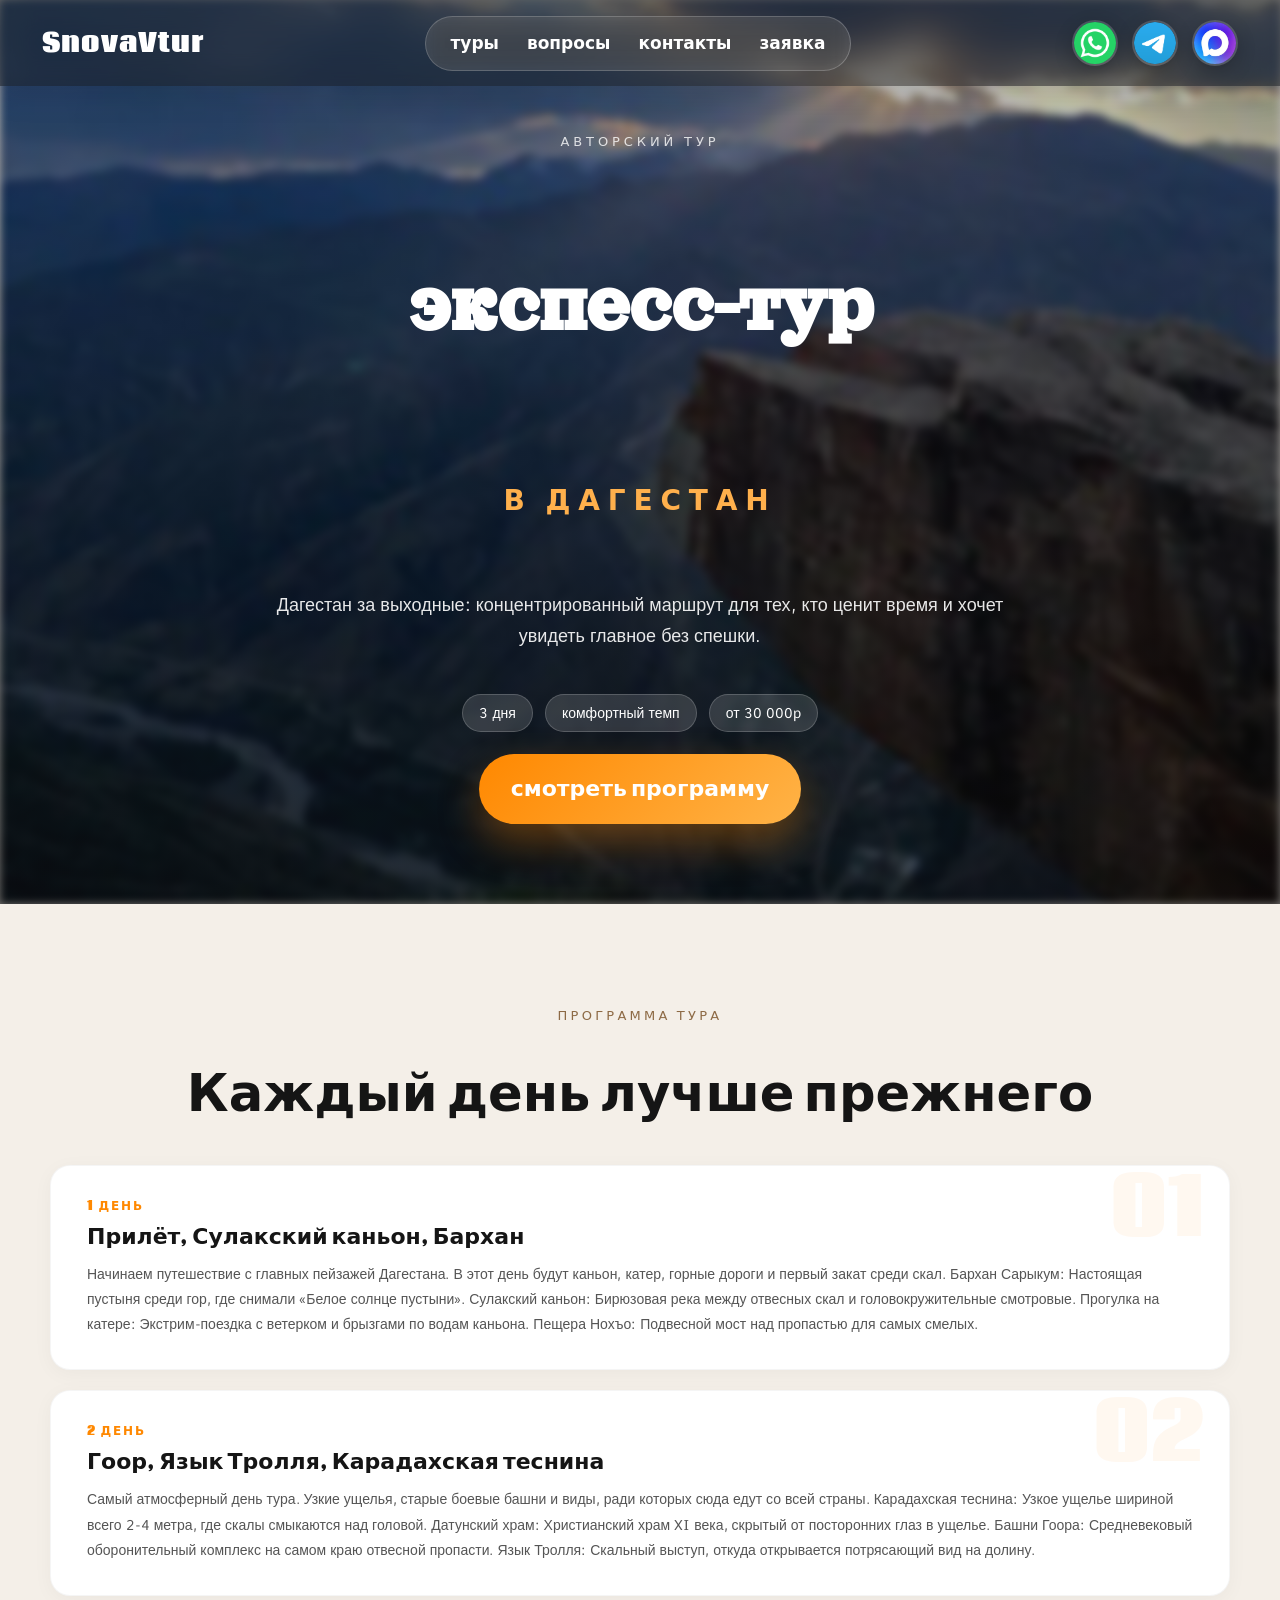
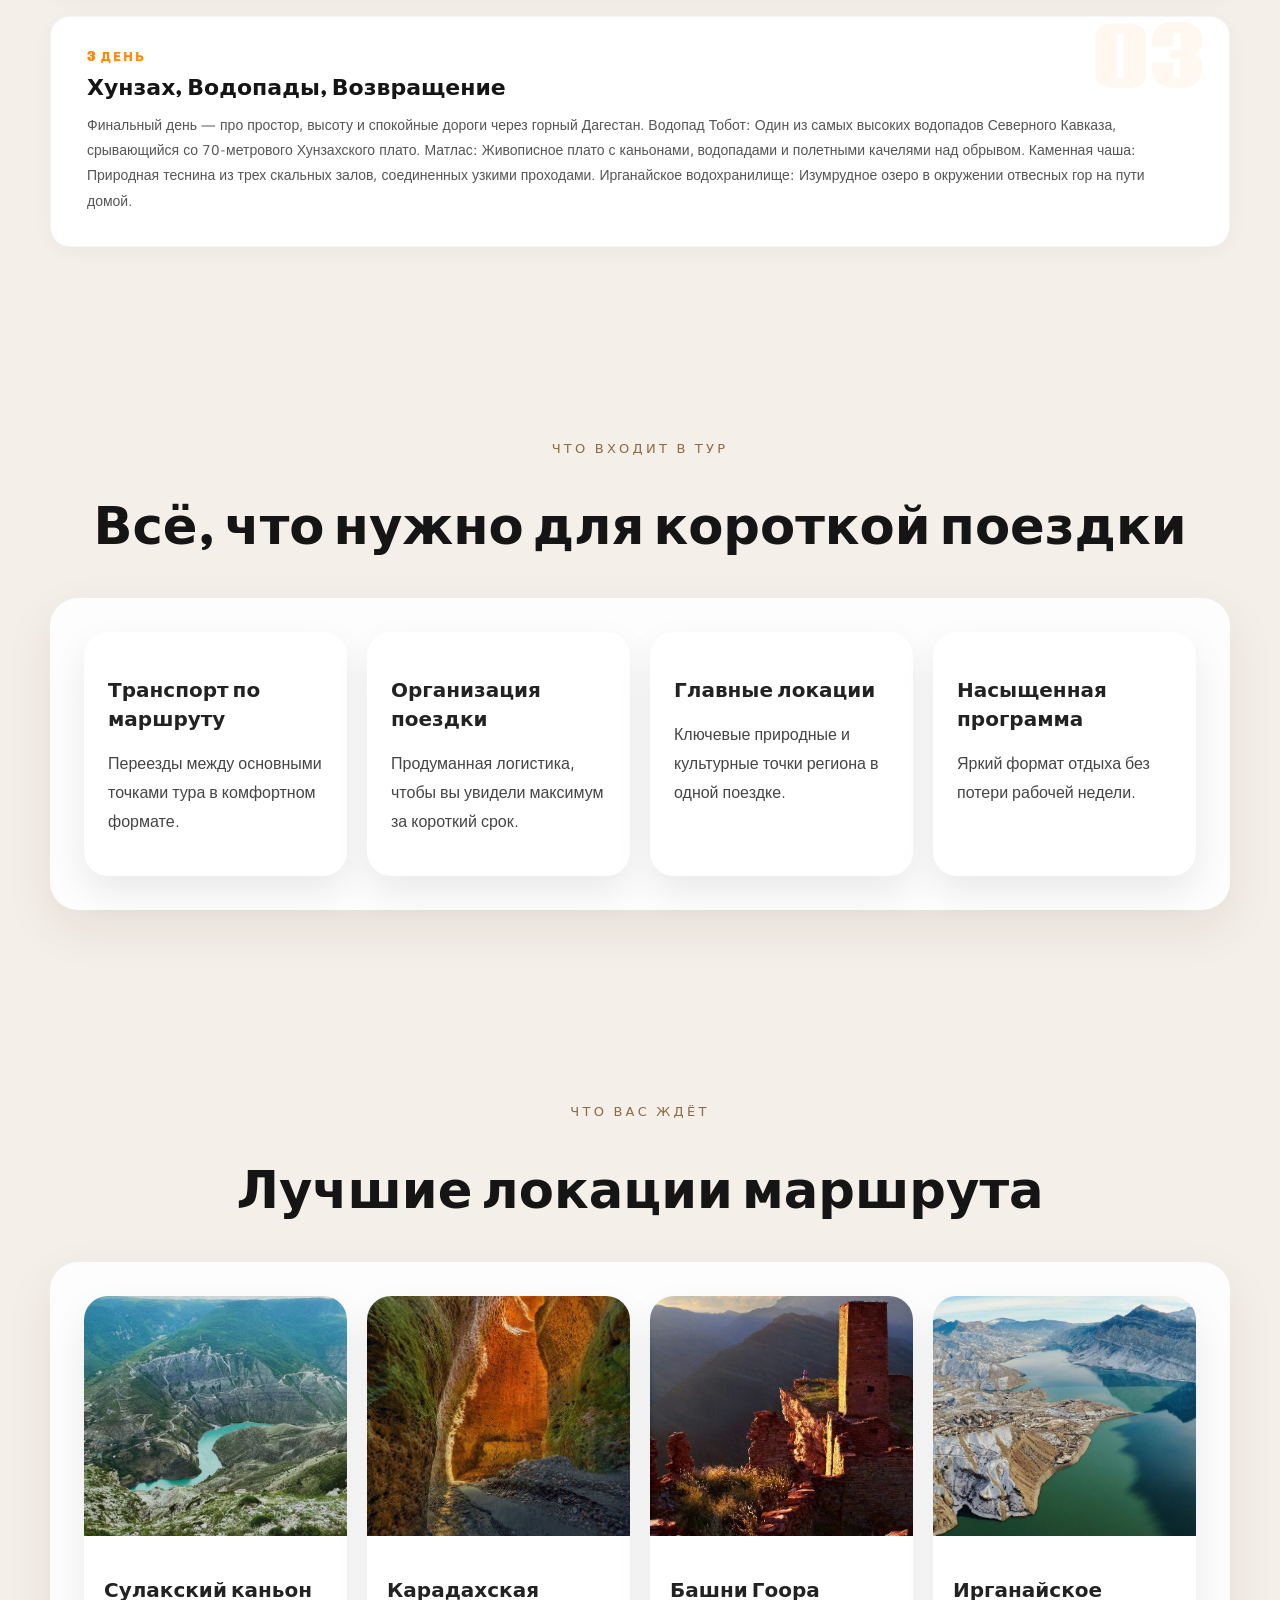
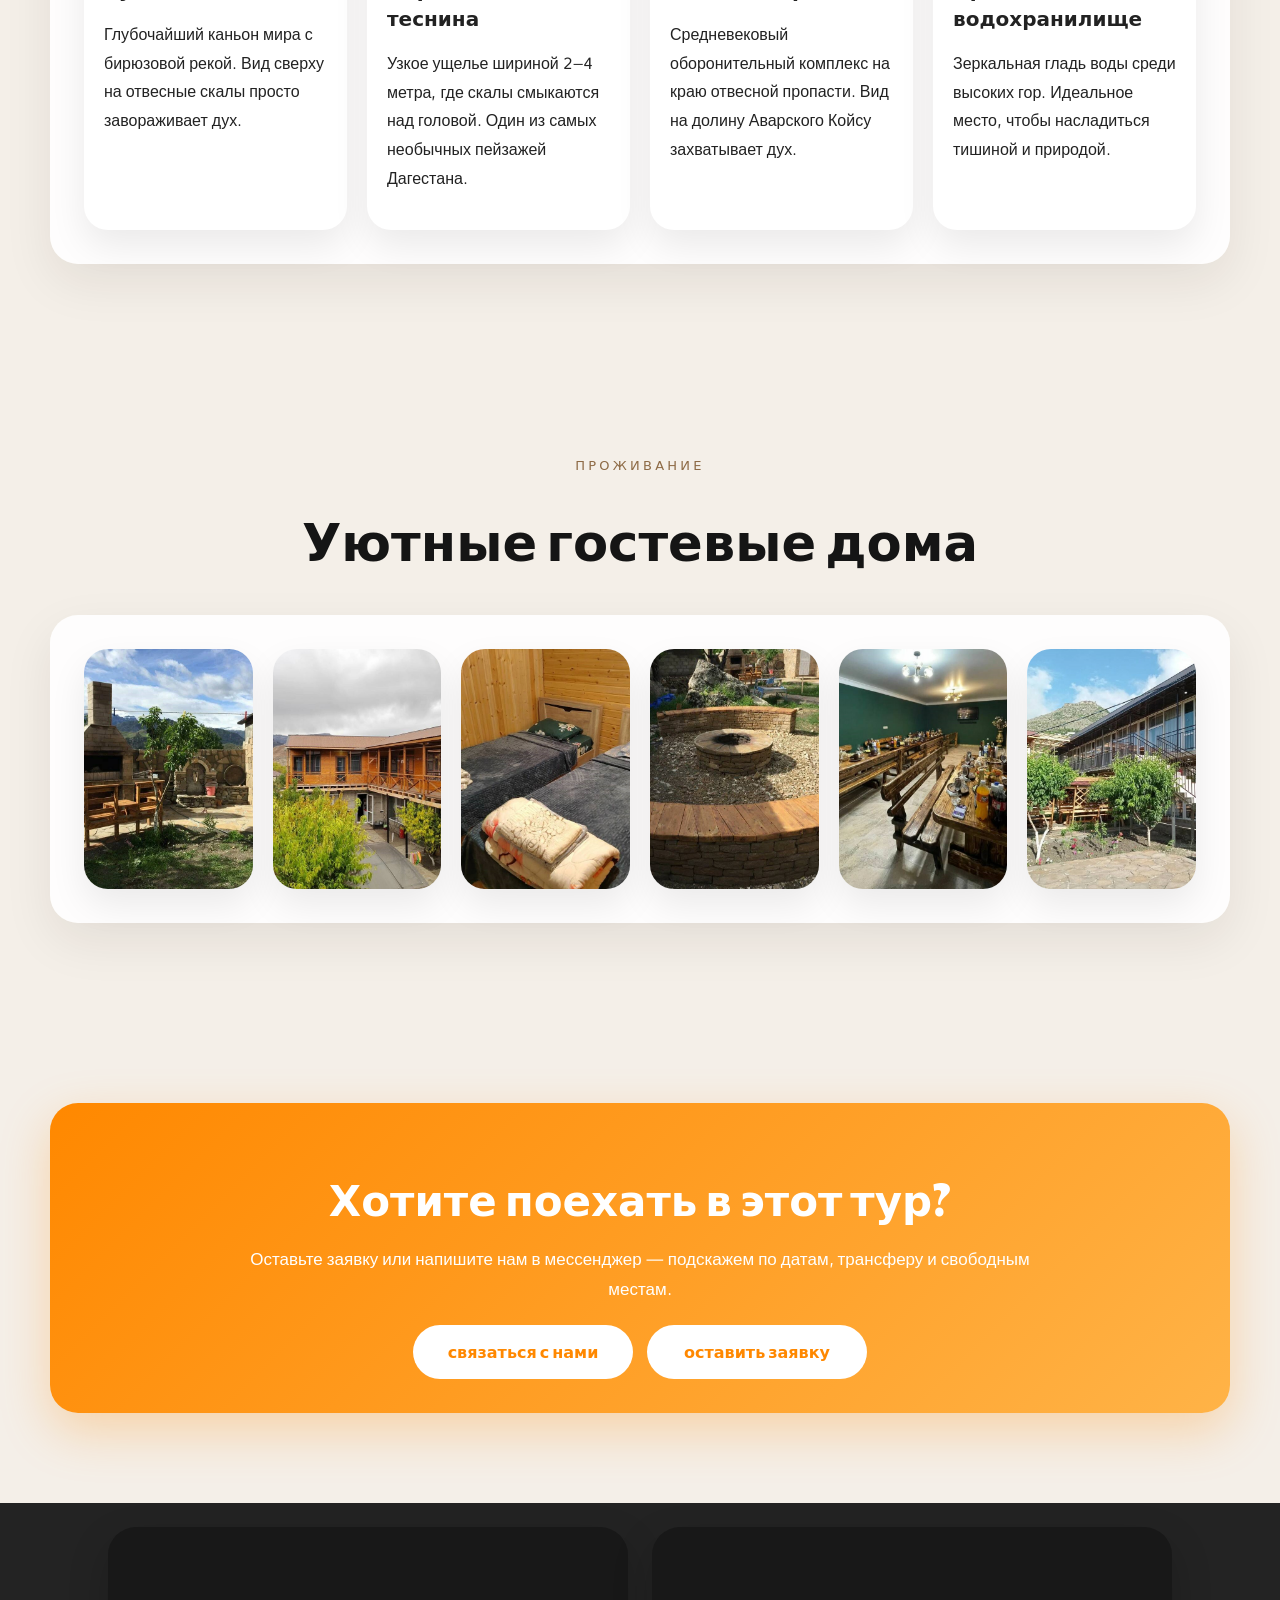
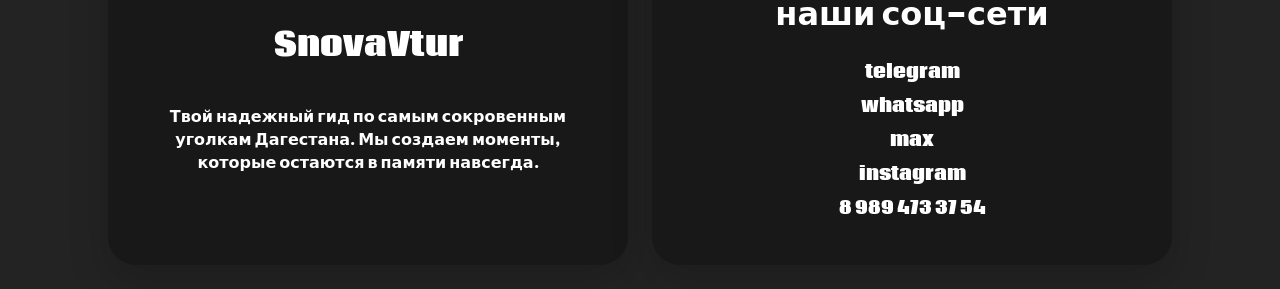
<file: tour-yach-2.html>
﻿<!doctype html>
<html lang="ru">
  <head>
    <meta charset="UTF-8" />
    <meta name="viewport" content="width=device-width, initial-scale=1.0" />
    <title>Экспесс-тур в Дагестан — SnovaVtur</title>
    <link rel="icon" type="image/svg+xml" href="favicon.svg" />
    <link rel="stylesheet" href="yach-css/tour-yach-2.css" />
    <link rel="stylesheet" href="modal.css" />
    <link rel="preconnect" href="https://fonts.googleapis.com" />
    <link rel="preconnect" href="https://fonts.gstatic.com" crossorigin />
    <link
      href="https://fonts.googleapis.com/css2?family=Great+Vibes&display=swap"
      rel="stylesheet"
    />
    <link
      href="https://fonts.googleapis.com/css2?family=Orelega+One&display=swap"
      rel="stylesheet"
    />
    <link
      href="https://fonts.googleapis.com/css2?family=Coda:wght@400;700;800&display=swap"
      rel="stylesheet"
    />
    <link
      href="https://fonts.googleapis.com/css2?family=Comme:wght@100..900&display=swap"
      rel="stylesheet"
    />
  </head>
  <body>
    <header id="header">
      <a href="index.html">SnovaVtur</a>
      <button
        class="burger"
        type="button"
        aria-label="Открыть меню"
        aria-expanded="false"
      >
        <span></span><span></span><span></span>
      </button>
      <div class="header-div1">
        <a href="index.html#turi">туры</a
        ><a href="index.html#questions">вопросы</a
        ><a href="index.html#footer">контакты</a
        ><a href="#" data-booking-open>заявка</a>
      </div>
      <div class="header-div2">
        <a href="https://wa.me/79894733754" target="_blank"
          ><img src="img/Whatsapp.png" alt="WhatsApp" /></a
        ><a href="https://t.me/Gabbar_Han" target="_blank"
          ><img src="img/Telegram.png" alt="Telegram" /></a
        ><a
          href="https://max.ru/u/f9LHodD0cOI4b3SwYSdN_EWwCpvfoghLmBJbnFuvf1nrCDXVqdGEyd-Ysb4"
          target="_blank"
          ><img src="img/max.png" alt="Max"
        /></a>
      </div>
    </header>
    <main>
      <section class="hero" id="hero">
        <img src="img/Горах.png" class="hero-bg" alt="Дагестан" />
        <div class="hero-content">
          <p class="hero-tag">авторский тур</p>
          <h3>экспесс-тур</h3>
          <h4>В ДАГЕСТАН</h4>
          <p class="hero-subtitle">
            Дагестан за выходные: концентрированный маршрут для тех, кто ценит
            время и хочет увидеть главное без спешки.
          </p>
          <div class="hero-meta">
            <span>3 дня</span><span>комфортный темп</span
            ><span>от 30 000p</span>
          </div>
          <a href="#program">смотреть программу</a>
        </div>
      </section>

      <section class="section" id="program">
        <div class="section-heading">
          <p>программа тура</p>
          <h2>Каждый день лучше прежнего</h2>
        </div>
        <div class="section-panel">
          <div class="program-grid">
            <div class="program-card">
              <div class="day">1 день</div>
              <div class="program-card-body">
              <h3>Прилёт, Сулакский каньон, Бархан</h3>
              <p>
                Начинаем путешествие с главных пейзажей Дагестана. В этот день будут каньон, катер, горные дороги и первый закат среди скал.

Бархан Сарыкум: Настоящая пустыня среди гор, где снимали «Белое солнце пустыни».
Сулакский каньон: Бирюзовая река между отвесных скал и головокружительные смотровые.
Прогулка на катере: Экстрим-поездка с ветерком и брызгами по водам каньона.
Пещера Нохъо: Подвесной мост над пропастью для самых смелых.
              </p>
              </div>
            </div>
            <div class="program-card">
              <div class="day">2 день</div>
              <div class="program-card-body">
              <h3>Гоор, Язык Тролля, Карадахская теснина</h3>
              <p>
                Самый атмосферный день тура. Узкие ущелья, старые боевые башни и виды, ради которых сюда едут со всей страны.

Карадахская теснина: Узкое ущелье шириной всего 2-4 метра, где скалы смыкаются над головой.
Датунский храм: Христианский храм XI века, скрытый от посторонних глаз в ущелье.
Башни Гоора: Средневековый оборонительный комплекс на самом краю отвесной пропасти.
Язык Тролля: Скальный выступ, откуда открывается потрясающий вид на долину.
              </p>
              </div>
            </div>
            <div class="program-card">
              <div class="day">3 день</div>
              <div class="program-card-body">
              <h3>Хунзах, Водопады, Возвращение</h3>
              <p>
                Финальный день — про простор, высоту и спокойные дороги через горный Дагестан.

Водопад Тобот: Один из самых высоких водопадов Северного Кавказа, срывающийся со 70-метрового Хунзахского плато.
Матлас: Живописное плато с каньонами, водопадами и полетными качелями над обрывом.
Каменная чаша: Природная теснина из трех скальных залов, соединенных узкими проходами.
Ирганайское водохранилище: Изумрудное озеро в окружении отвесных гор на пути домой.
              </p>
              </div>
            </div>
          </div>
        </div>
      </section>

      <section class="section">
        <div class="section-heading">
          <p>что входит в тур</p>
          <h2>Всё, что нужно для короткой поездки</h2>
        </div>
        <div class="section-panel">
          <div class="include-grid">
            <div class="include-card">
              <h3>Транспорт по маршруту</h3>
              <p>Переезды между основными точками тура в комфортном формате.</p>
            </div>
            <div class="include-card">
              <h3>Организация поездки</h3>
              <p>
                Продуманная логистика, чтобы вы увидели максимум за короткий
                срок.
              </p>
            </div>
            <div class="include-card">
              <h3>Главные локации</h3>
              <p>
                Ключевые природные и культурные точки региона в одной поездке.
              </p>
            </div>
            <div class="include-card">
              <h3>Насыщенная программа</h3>
              <p>Яркий формат отдыха без потери рабочей недели.</p>
            </div>
          </div>
        </div>
      </section>

      <section class="section">
        <div class="section-heading">
          <p>что вас ждёт</p>
          <h2>Лучшие локации маршрута</h2>
        </div>
        <div class="section-panel">
          <div class="features-grid">
            <div class="feature-card">
              <img src="Img-home/Сулакский каньон.png" alt="Сулакский каньон" />
              <div>
                <h3>Сулакский каньон</h3>
                <p>
                  Глубочайший каньон мира с бирюзовой рекой. Вид сверху на
                  отвесные скалы просто завораживает дух.
                </p>
              </div>
            </div>
            <div class="feature-card">
              <img src="Img-home/Карадахская теснина.png" alt="Карадахская теснина" />
              <div>
                <h3>Карадахская теснина</h3>
                <p>
                  Узкое ущелье шириной 2–4 метра, где скалы смыкаются над головой. Один из самых необычных пейзажей Дагестана.
                </p>
              </div>
            </div>
            <div class="feature-card">
              <img src="Img-home/Гоор.png" alt="Башни Гоора" />
              <div>
                <h3>Башни Гоора</h3>
                <p>
                  Средневековый оборонительный комплекс на краю отвесной пропасти. Вид на долину Аварского Койсу захватывает дух.
                </p>
              </div>
            </div>
            <div class="feature-card">
              <img
                src="Img-home/Ирганайское водохранилище.png"
                alt="Ирганайское водохранилище"
              />
              <div>
                <h3>Ирганайское водохранилище</h3>
                <p>
                  Зеркальная гладь воды среди высоких гор. Идеальное место,
                  чтобы насладиться тишиной и природой.
                </p>
              </div>
            </div>
          </div>
        </div>
      </section>

      <section class="section">
        <div class="section-heading">
          <p>проживание</p>
          <h2>Уютные гостевые дома</h2>
        </div>
        <div class="section-panel">
          <div class="gallery-grid">
            <div class="gallery-card">
              <img src="Img-home/гсд1.jpg" alt="Гостевой дом 1" />
            </div>
            <div class="gallery-card">
              <img src="Img-home/гсд2.jpg" alt="Гостевой дом 2" />
            </div>
            <div class="gallery-card">
              <img src="Img-home/гсд3.jpg" alt="Гостевой дом 3" />
            </div>
            <div class="gallery-card">
              <img src="Img-home/гсд4.jpg" alt="Гостевой дом 4" />
            </div>
            <div class="gallery-card">
              <img src="Img-home/гсд5.jpg" alt="Гостевой дом 5" />
            </div>
            <div class="gallery-card">
              <img src="Img-home/гсд6.jpg" alt="Гостевой дом 6" />
            </div>
          </div>
        </div>
      </section>

      <section class="section">
        <div class="cta-box">
          <h2>Хотите поехать в этот тур?</h2>
          <p>
            Оставьте заявку или напишите нам в мессенджер — подскажем по датам,
            трансферу и свободным местам.
          </p>
          <div class="cta-actions">
            <a href="https://wa.me/79894733754" target="_blank"
              >связаться с нами</a
            >
            <a href="#" data-booking-open>оставить заявку</a>
          </div>
        </div>
      </section>
    </main>
    <footer id="footer">
      <div class="footer-div1">
        <h1>SnovaVtur</h1>
        <p>
          Твой надежный гид по самым сокровенным уголкам Дагестана. Мы создаем
          моменты, которые остаются в памяти навсегда.
        </p>
      </div>
      <div class="footer-div2">
        <h1>наши соц-сети</h1>
        <div>
          <a href="https://t.me/Gabbar_Han" target="_blank" class="mess"
            >telegram</a
          ><a href="https://wa.me/79894733754" target="_blank" class="mess"
            >whatsapp</a
          ><a
            href="https://max.ru/u/f9LHodD0cOI4b3SwYSdN_EWwCpvfoghLmBJbnFuvf1nrCDXVqdGEyd-Ysb4"
            target="_blank"
            class="mess"
            >max</a
          ><a
            href="https://www.instagram.com/snova_v_tur"
            target="_blank"
            class="mess"
            >instagram</a
          ><a href="tel:+79894733754" class="number">8 989 473 37 54</a>
        </div>
      </div>
    </footer>
    <script src="yach-js/tour-yach-2.js"></script>
    <!-- Модальное окно заявки -->
    <div class="modal-overlay" id="bookingModal" aria-hidden="true">
      <div class="modal" role="dialog" aria-modal="true" aria-labelledby="bookingTitle">
        <button class="modal-close" type="button" aria-label="Закрыть">&times;</button>
        <h2 id="bookingTitle">Заявка на бронирование</h2>
        <p class="modal-sub">Оставьте заявку — мы подберём даты, ответим на вопросы и забронируем вам места.</p>
        <form id="bookingForm" novalidate>
          <p class="modal-error" id="bookingError">Заполните имя и контакты, чтобы мы могли с вами связаться.</p>
          <label>
            <span>Ваше имя</span>
            <input type="text" name="name" placeholder="Иван" required>
          </label>
          <label>
            <span>Телефон или Telegram</span>
            <input type="text" name="contact" placeholder="+7 900 000-00-00" required>
          </label>
          <label>
            <span>Тур или экскурсия</span>
            <select name="tour">
              <option value="">Выберите маршрут</option>
              <option>5-дневный классический тур</option>
              <option>Экспресс-тур в Дагестан (3 дня)</option>
              <option>Горы и море (7 дней)</option>
              <option>Молодёжный тур (5 дней)</option>
              <option>Экскурсия: Дербент и экраноплан Лунь</option>
              <option>Экскурсия: Гоор и Язык Тролля</option>
              <option>Экскурсия: Самурский лес и Хучнинский водопад</option>
              <option>Экскурсия: Сулакский каньон и бархан Сарыкум</option>
              <option>Экскурсия: Хунзах, Матлас и водопады</option>
              <option>Экскурсия: Экскурсия по Махачкале</option>
            </select>
          </label>
          <div class="modal-row">
            <label>
              <span>Дата поездки</span>
              <input type="date" name="date">
            </label>
            <label>
              <span>Количество людей</span>
              <input type="number" name="people" min="1" max="20" placeholder="1">
            </label>
          </div>
          <label>
            <span>Комментарий</span>
            <textarea name="comment" rows="3" placeholder="Ваши пожелания и вопросы"></textarea>
          </label>
          <button type="submit" class="modal-submit">Отправить заявку</button>
          <p class="modal-success" id="bookingSuccess">Спасибо! Ваша заявка принята — мы свяжемся с вами в ближайшее время.</p>
        </form>
      </div>
    </div>

    <script src="modal.js"></script>
    <script src="lightbox.js"></script>
  </body>
</html>
</file>
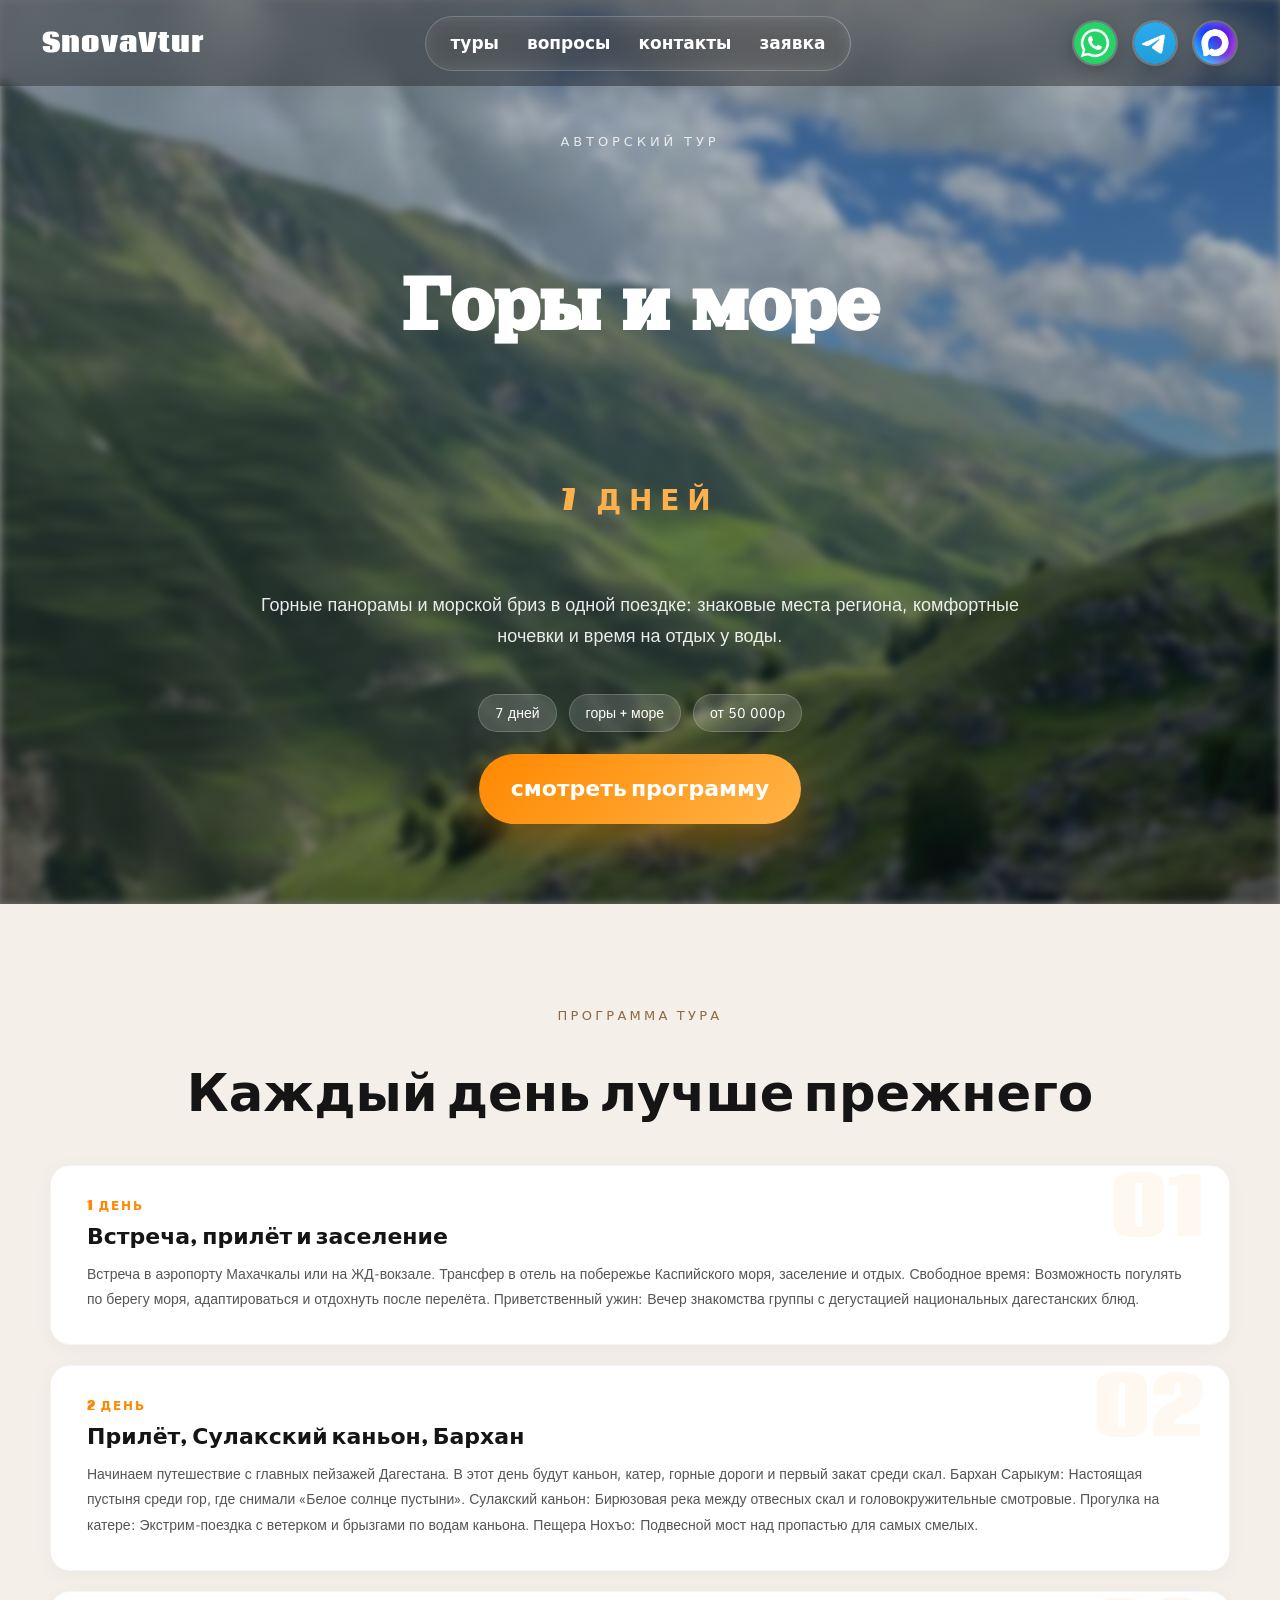
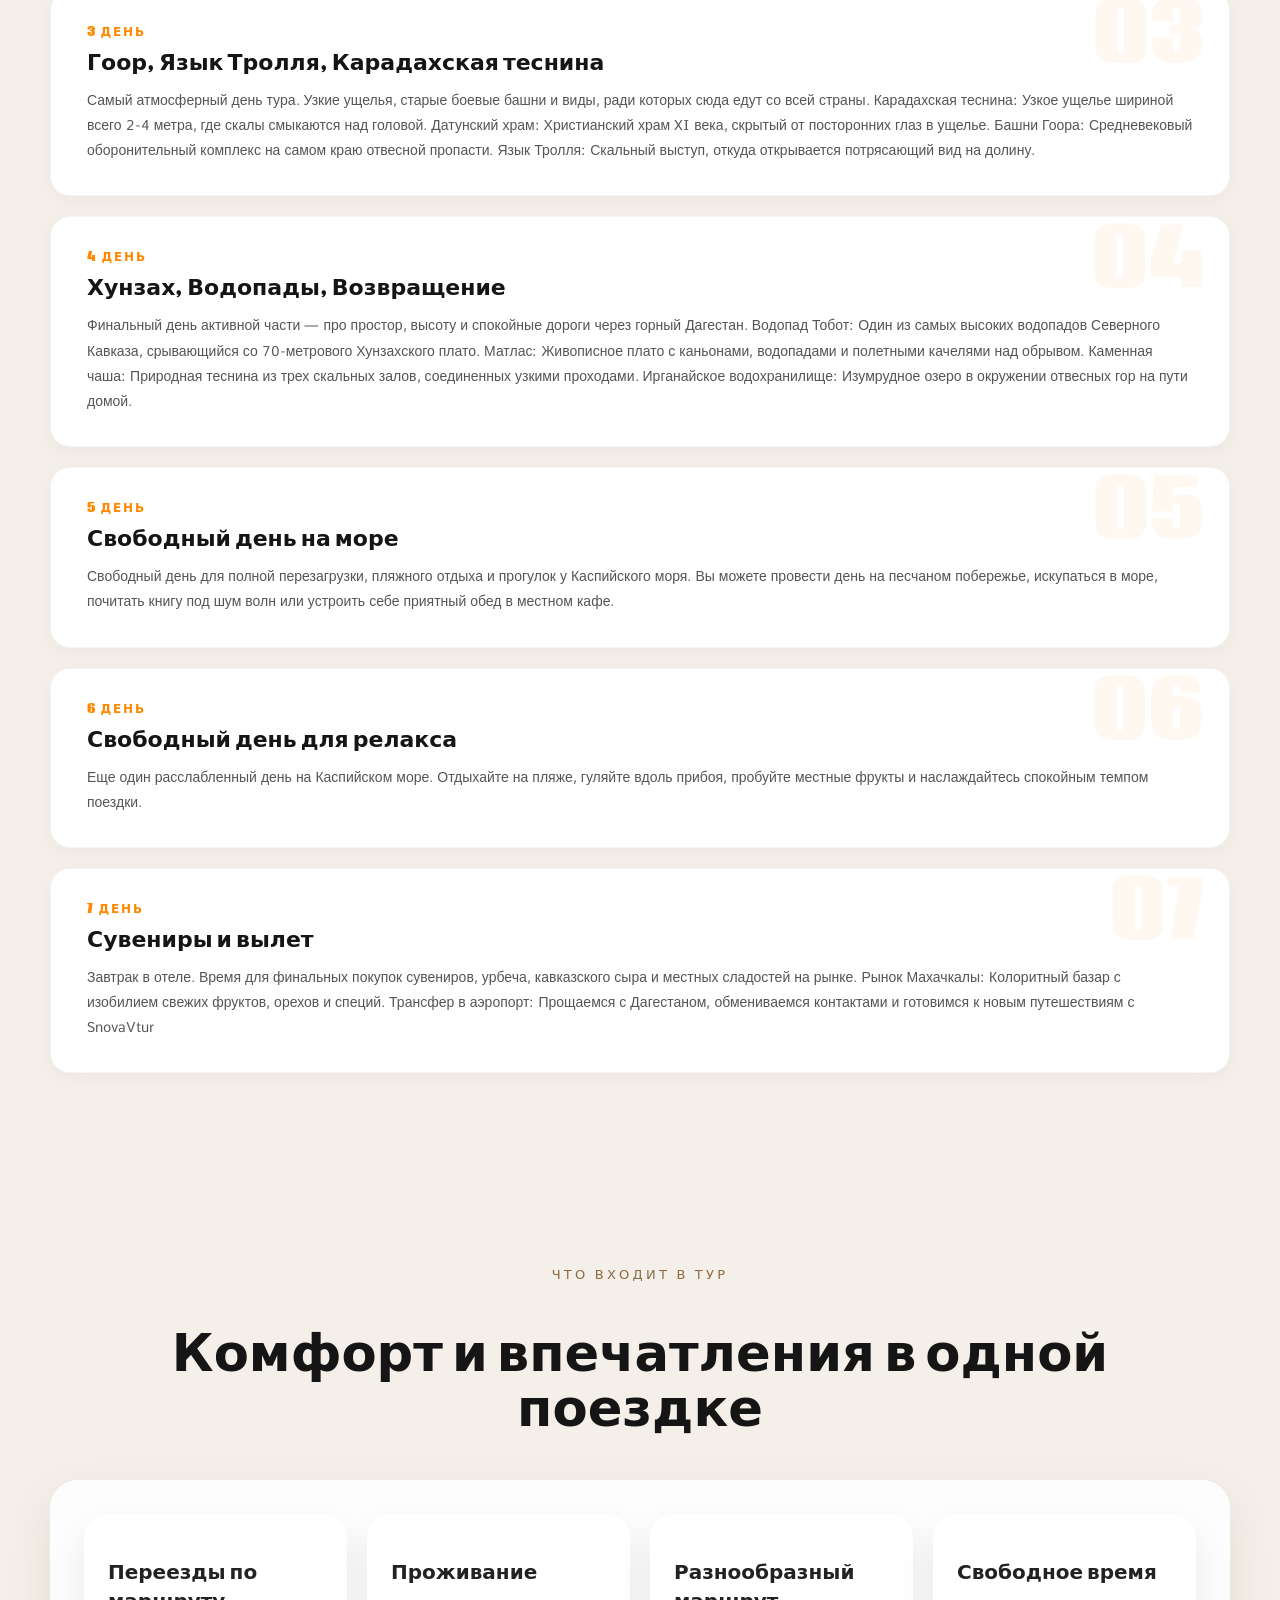
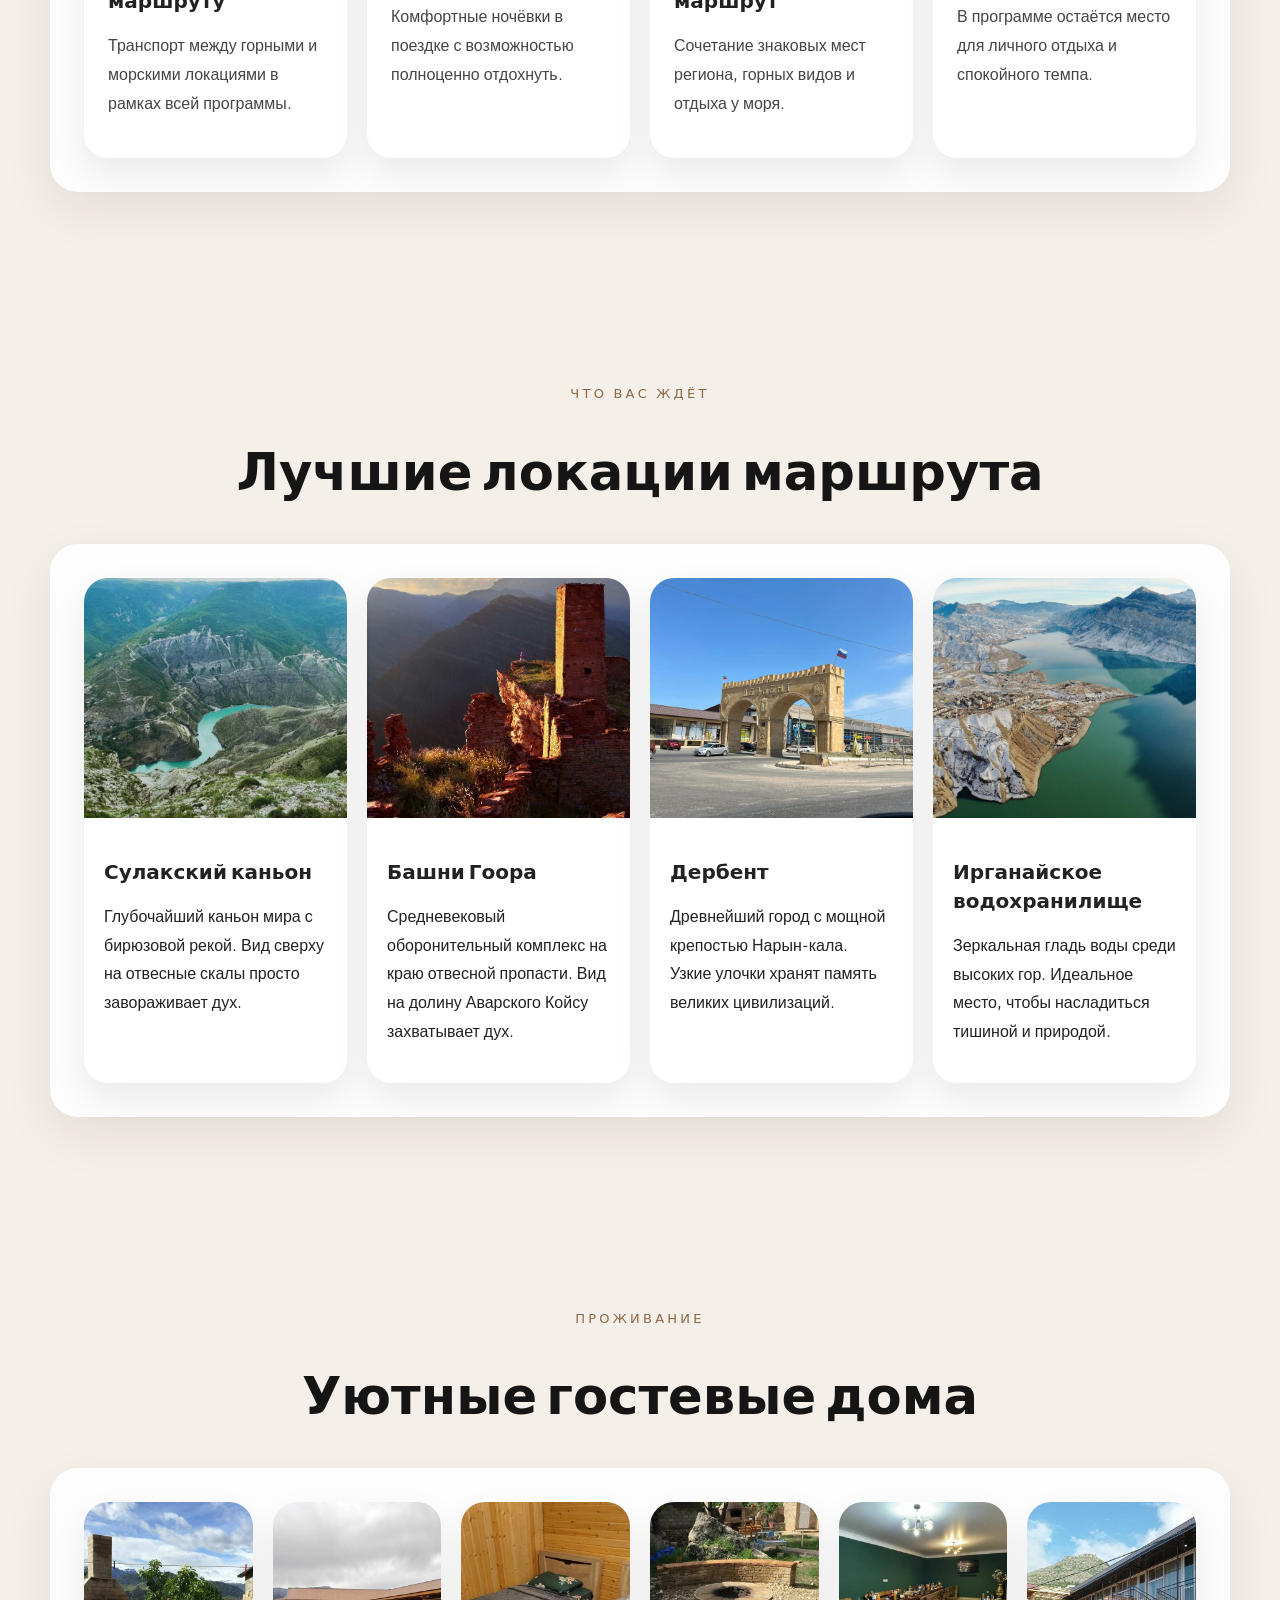
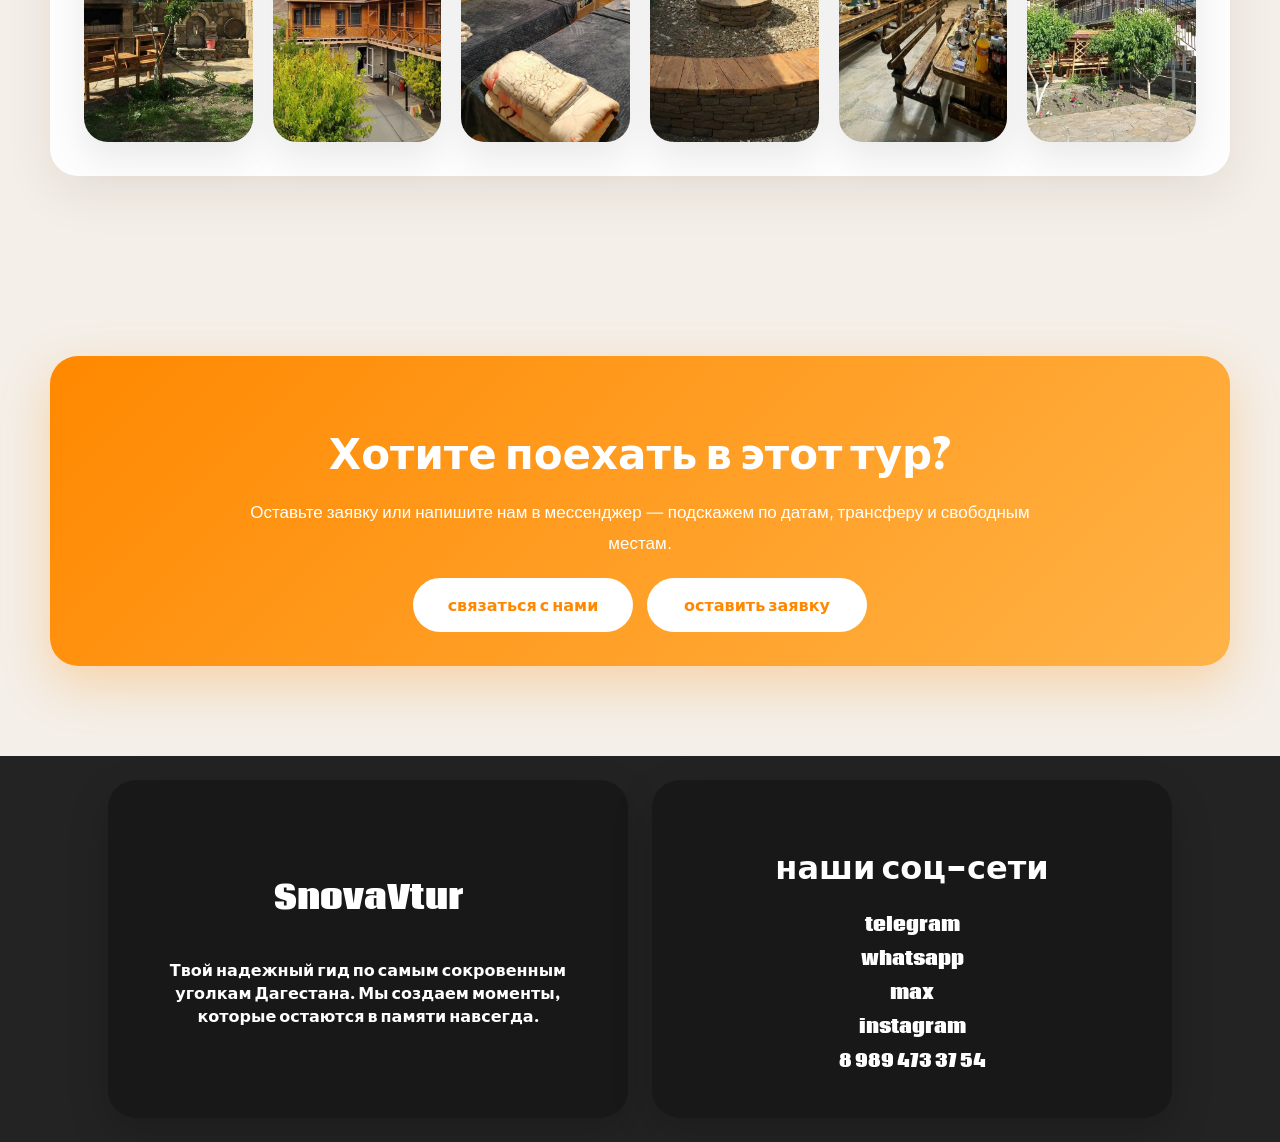
<file: tour-yach-3.html>
﻿<!doctype html>
<html lang="ru">
  <head>
    <meta charset="UTF-8" />
    <meta name="viewport" content="width=device-width, initial-scale=1.0" />
    <title>Горы и море, 7 дней — SnovaVtur</title>
    <link rel="icon" type="image/svg+xml" href="favicon.svg" />
    <link rel="stylesheet" href="yach-css/tour-yach-3.css" />
    <link rel="stylesheet" href="modal.css" />
    <link rel="preconnect" href="https://fonts.googleapis.com" />
    <link rel="preconnect" href="https://fonts.gstatic.com" crossorigin />
    <link
      href="https://fonts.googleapis.com/css2?family=Great+Vibes&display=swap"
      rel="stylesheet"
    />
    <link
      href="https://fonts.googleapis.com/css2?family=Orelega+One&display=swap"
      rel="stylesheet"
    />
    <link
      href="https://fonts.googleapis.com/css2?family=Coda:wght@400;700;800&display=swap"
      rel="stylesheet"
    />
    <link
      href="https://fonts.googleapis.com/css2?family=Comme:wght@100..900&display=swap"
      rel="stylesheet"
    />
  </head>
  <body>
    <header id="header">
      <a href="index.html">SnovaVtur</a
      ><button
        class="burger"
        type="button"
        aria-label="Открыть меню"
        aria-expanded="false"
      >
        <span></span><span></span><span></span>
      </button>
      <div class="header-div1">
        <a href="index.html#turi">туры</a
        ><a href="index.html#questions">вопросы</a
        ><a href="index.html#footer">контакты</a
        ><a href="#" data-booking-open>заявка</a>
      </div>
      <div class="header-div2">
        <a href="https://wa.me/79894733754" target="_blank"
          ><img src="img/Whatsapp.png" alt="WhatsApp" /></a
        ><a href="https://t.me/Gabbar_Han" target="_blank"
          ><img src="img/Telegram.png" alt="Telegram" /></a
        ><a
          href="https://max.ru/u/f9LHodD0cOI4b3SwYSdN_EWwCpvfoghLmBJbnFuvf1nrCDXVqdGEyd-Ysb4"
          target="_blank"
          ><img src="img/max.png" alt="Max"
        /></a>
      </div>
    </header>
    <main>
      <section class="hero" id="hero">
        <img src="img/горыдагестана.png" class="hero-bg" alt="Горы и море" />
        <div class="hero-content">
          <p class="hero-tag">авторский тур</p>
          <h3>Горы и море</h3>
          <h4>7 ДНЕЙ</h4>
          <p class="hero-subtitle">
            Горные панорамы и морской бриз в одной поездке: знаковые места
            региона, комфортные ночевки и время на отдых у воды.
          </p>
          <div class="hero-meta">
            <span>7 дней</span><span>горы + море</span><span>от 50 000p</span>
          </div>
          <a href="#program">смотреть программу</a>
        </div>
      </section>
      <section class="section" id="program">
        <div class="section-heading">
          <p>программа тура</p>
          <h2>Каждый день лучше прежнего</h2>
        </div>
        <div class="section-panel">
          <div class="program-grid">
            <div class="program-card">
              <div class="day">1 день</div>
              <div class="program-card-body">
              <h3>Встреча, прилёт и заселение</h3>
              <p>
                Встреча в аэропорту Махачкалы или на ЖД-вокзале. Трансфер в отель на побережье Каспийского моря, заселение и отдых.

Свободное время: Возможность погулять по берегу моря, адаптироваться и отдохнуть после перелёта.
Приветственный ужин: Вечер знакомства группы с дегустацией национальных дагестанских блюд.
              </p>
              </div>
            </div>
            <div class="program-card">
              <div class="day">2 день</div>
              <div class="program-card-body">
              <h3>Прилёт, Сулакский каньон, Бархан</h3>
              <p>
               Начинаем путешествие с главных пейзажей Дагестана. В этот день будут каньон, катер, горные дороги и первый закат среди скал.

Бархан Сарыкум: Настоящая пустыня среди гор, где снимали «Белое солнце пустыни».
Сулакский каньон: Бирюзовая река между отвесных скал и головокружительные смотровые.
Прогулка на катере: Экстрим-поездка с ветерком и брызгами по водам каньона.
Пещера Нохъо: Подвесной мост над пропастью для самых смелых.
              </p>
              </div>
            </div>
            <div class="program-card">
              <div class="day">3 день</div>
              <div class="program-card-body">
              <h3>Гоор, Язык Тролля, Карадахская теснина</h3>
              <p>
                Самый атмосферный день тура. Узкие ущелья, старые боевые башни и виды, ради которых сюда едут со всей страны.

Карадахская теснина: Узкое ущелье шириной всего 2-4 метра, где скалы смыкаются над головой.
Датунский храм: Христианский храм XI века, скрытый от посторонних глаз в ущелье.
Башни Гоора: Средневековый оборонительный комплекс на самом краю отвесной пропасти.
Язык Тролля: Скальный выступ, откуда открывается потрясающий вид на долину.
              </p>
              </div>
            </div>
            <div class="program-card">
              <div class="day">4 день</div>
              <div class="program-card-body">
              <h3>Хунзах, Водопады, Возвращение</h3>
              <p>
                Финальный день активной части — про простор, высоту и спокойные дороги через горный Дагестан.

Водопад Тобот: Один из самых высоких водопадов Северного Кавказа, срывающийся со 70-метрового Хунзахского плато.
Матлас: Живописное плато с каньонами, водопадами и полетными качелями над обрывом.
Каменная чаша: Природная теснина из трех скальных залов, соединенных узкими проходами.
Ирганайское водохранилище: Изумрудное озеро в окружении отвесных гор на пути домой.
              </p>
              </div>
            </div>
            <div class="program-card">
              <div class="day">5 день</div>
              <div class="program-card-body">
              <h3>Свободный день на море</h3>
              <p>
                Свободный день для полной перезагрузки, пляжного отдыха и прогулок у Каспийского моря.

Вы можете провести день на песчаном побережье, искупаться в море, почитать книгу под шум волн или устроить себе приятный обед в местном кафе.
              </p>
              </div>
            </div>
            <div class="program-card">
              <div class="day">6 день</div>
              <div class="program-card-body">
              <h3>Свободный день для релакса</h3>
              <p>
                Еще один расслабленный день на Каспийском море.

Отдыхайте на пляже, гуляйте вдоль прибоя, пробуйте местные фрукты и наслаждайтесь спокойным темпом поездки.
              </p>
              </div>
            </div>
            <div class="program-card">
              <div class="day">7 день</div>
              <div class="program-card-body">
              <h3>Сувениры и вылет</h3>
              <p>
                Завтрак в отеле. Время для финальных покупок сувениров, урбеча, кавказского сыра и местных сладостей на рынке.

Рынок Махачкалы: Колоритный базар с изобилием свежих фруктов, орехов и специй.
Трансфер в аэропорт: Прощаемся с Дагестаном, обмениваемся контактами и готовимся к новым путешествиям с SnovaVtur
              </p>
              </div>
            </div>
          </div>
        </div>
      </section>
      <section class="section">
        <div class="section-heading">
          <p>что входит в тур</p>
          <h2>Комфорт и впечатления в одной поездке</h2>
        </div>
        <div class="section-panel">
          <div class="include-grid">
            <div class="include-card">
              <h3>Переезды по маршруту</h3>
              <p>
                Транспорт между горными и морскими локациями в рамках всей
                программы.
              </p>
            </div>
            <div class="include-card">
              <h3>Проживание</h3>
              <p>
                Комфортные ночёвки в поездке с возможностью полноценно
                отдохнуть.
              </p>
            </div>
            <div class="include-card">
              <h3>Разнообразный маршрут</h3>
              <p>
                Сочетание знаковых мест региона, горных видов и отдыха у моря.
              </p>
            </div>
            <div class="include-card">
              <h3>Свободное время</h3>
              <p>
                В программе остаётся место для личного отдыха и спокойного
                темпа.
              </p>
            </div>
          </div>
        </div>
      </section>
      <section class="section">
        <div class="section-heading">
          <p>что вас ждёт</p>
          <h2>Лучшие локации маршрута</h2>
        </div>
        <div class="section-panel">
          <div class="features-grid">
            <div class="feature-card">
              <img src="Img-home/Сулакский каньон.png" alt="Сулакский каньон" />
              <div>
                <h3>Сулакский каньон</h3>
                <p>
                  Глубочайший каньон мира с бирюзовой рекой. Вид сверху на
                  отвесные скалы просто завораживает дух.
                </p>
              </div>
            </div>
            <div class="feature-card">
              <img src="Img-home/Гоор.png" alt="Башни Гоора" />
              <div>
                <h3>Башни Гоора</h3>
                <p>
                  Средневековый оборонительный комплекс на краю отвесной пропасти. Вид на долину Аварского Койсу захватывает дух.
                </p>
              </div>
            </div>
            <div class="feature-card">
              <img src="Img-home/Дербент.png" alt="Дербент" />
              <div>
                <h3>Дербент</h3>
                <p>
                  Древнейший город с мощной крепостью Нарын-кала. Узкие улочки
                  хранят память великих цивилизаций.
                </p>
              </div>
            </div>
            <div class="feature-card">
              <img
                src="Img-home/Ирганайское водохранилище.png"
                alt="Ирганайское водохранилище"
              />
              <div>
                <h3>Ирганайское водохранилище</h3>
                <p>
                  Зеркальная гладь воды среди высоких гор. Идеальное место,
                  чтобы насладиться тишиной и природой.
                </p>
              </div>
            </div>
          </div>
        </div>
      </section>
      <section class="section">
        <div class="section-heading">
          <p>проживание</p>
          <h2>Уютные гостевые дома</h2>
        </div>
        <div class="section-panel">
          <div class="gallery-grid">
            <div class="gallery-card">
              <img src="Img-home/гсд1.jpg" alt="Гостевой дом 1" />
            </div>
            <div class="gallery-card">
              <img src="Img-home/гсд2.jpg" alt="Гостевой дом 2" />
            </div>
            <div class="gallery-card">
              <img src="Img-home/гсд3.jpg" alt="Гостевой дом 3" />
            </div>
            <div class="gallery-card">
              <img src="Img-home/гсд4.jpg" alt="Гостевой дом 4" />
            </div>
            <div class="gallery-card">
              <img src="Img-home/гсд5.jpg" alt="Гостевой дом 5" />
            </div>
            <div class="gallery-card">
              <img src="Img-home/гсд6.jpg" alt="Гостевой дом 6" />
            </div>
          </div>
        </div>
      </section>
      <section class="section">
        <div class="cta-box">
          <h2>Хотите поехать в этот тур?</h2>
          <p>
            Оставьте заявку или напишите нам в мессенджер — подскажем по датам,
            трансферу и свободным местам.
          </p>
          <div class="cta-actions">
            <a href="https://wa.me/79894733754" target="_blank"
              >связаться с нами</a
            >
            <a href="#" data-booking-open>оставить заявку</a>
          </div>
        </div>
      </section>
    </main>
    <footer id="footer">
      <div class="footer-div1">
        <h1>SnovaVtur</h1>
        <p>
          Твой надежный гид по самым сокровенным уголкам Дагестана. Мы создаем
          моменты, которые остаются в памяти навсегда.
        </p>
      </div>
      <div class="footer-div2">
        <h1>наши соц-сети</h1>
        <div>
          <a href="https://t.me/Gabbar_Han" target="_blank" class="mess"
            >telegram</a
          ><a href="https://wa.me/79894733754" target="_blank" class="mess"
            >whatsapp</a
          ><a
            href="https://max.ru/u/f9LHodD0cOI4b3SwYSdN_EWwCpvfoghLmBJbnFuvf1nrCDXVqdGEyd-Ysb4"
            target="_blank"
            class="mess"
            >max</a
          ><a
            href="https://www.instagram.com/snova_v_tur"
            target="_blank"
            class="mess"
            >instagram</a
          ><a href="tel:+79894733754" class="number">8 989 473 37 54</a>
        </div>
      </div>
    </footer>
    <script src="yach-js/tour-yach-3.js"></script>
    <!-- Модальное окно заявки -->
    <div class="modal-overlay" id="bookingModal" aria-hidden="true">
      <div class="modal" role="dialog" aria-modal="true" aria-labelledby="bookingTitle">
        <button class="modal-close" type="button" aria-label="Закрыть">&times;</button>
        <h2 id="bookingTitle">Заявка на бронирование</h2>
        <p class="modal-sub">Оставьте заявку — мы подберём даты, ответим на вопросы и забронируем вам места.</p>
        <form id="bookingForm" novalidate>
          <p class="modal-error" id="bookingError">Заполните имя и контакты, чтобы мы могли с вами связаться.</p>
          <label>
            <span>Ваше имя</span>
            <input type="text" name="name" placeholder="Иван" required>
          </label>
          <label>
            <span>Телефон или Telegram</span>
            <input type="text" name="contact" placeholder="+7 900 000-00-00" required>
          </label>
          <label>
            <span>Тур или экскурсия</span>
            <select name="tour">
              <option value="">Выберите маршрут</option>
              <option>5-дневный классический тур</option>
              <option>Экспресс-тур в Дагестан (3 дня)</option>
              <option>Горы и море (7 дней)</option>
              <option>Молодёжный тур (5 дней)</option>
              <option>Экскурсия: Дербент и экраноплан Лунь</option>
              <option>Экскурсия: Гоор и Язык Тролля</option>
              <option>Экскурсия: Самурский лес и Хучнинский водопад</option>
              <option>Экскурсия: Сулакский каньон и бархан Сарыкум</option>
              <option>Экскурсия: Хунзах, Матлас и водопады</option>
              <option>Экскурсия: Экскурсия по Махачкале</option>
            </select>
          </label>
          <div class="modal-row">
            <label>
              <span>Дата поездки</span>
              <input type="date" name="date">
            </label>
            <label>
              <span>Количество людей</span>
              <input type="number" name="people" min="1" max="20" placeholder="1">
            </label>
          </div>
          <label>
            <span>Комментарий</span>
            <textarea name="comment" rows="3" placeholder="Ваши пожелания и вопросы"></textarea>
          </label>
          <button type="submit" class="modal-submit">Отправить заявку</button>
          <p class="modal-success" id="bookingSuccess">Спасибо! Ваша заявка принята — мы свяжемся с вами в ближайшее время.</p>
        </form>
      </div>
    </div>

    <script src="modal.js"></script>
    <script src="lightbox.js"></script>
  </body>
</html>
</file>
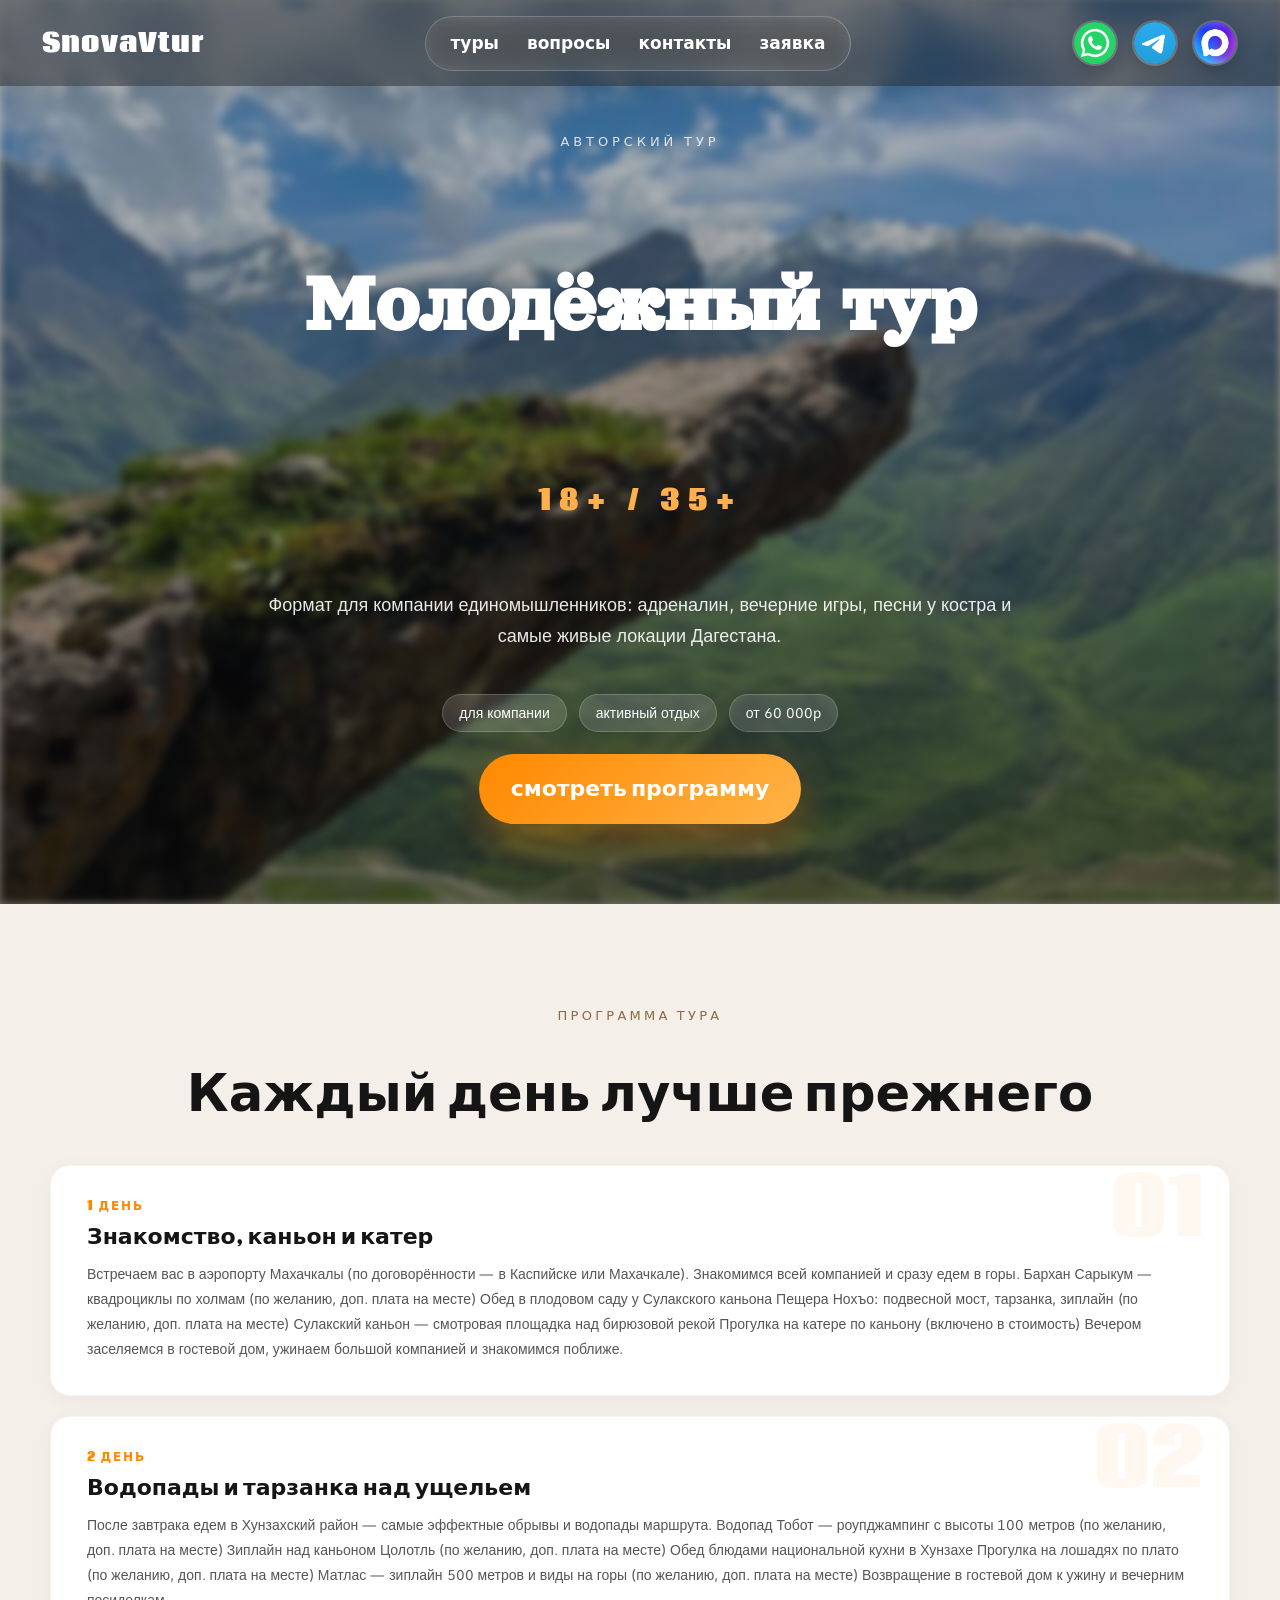
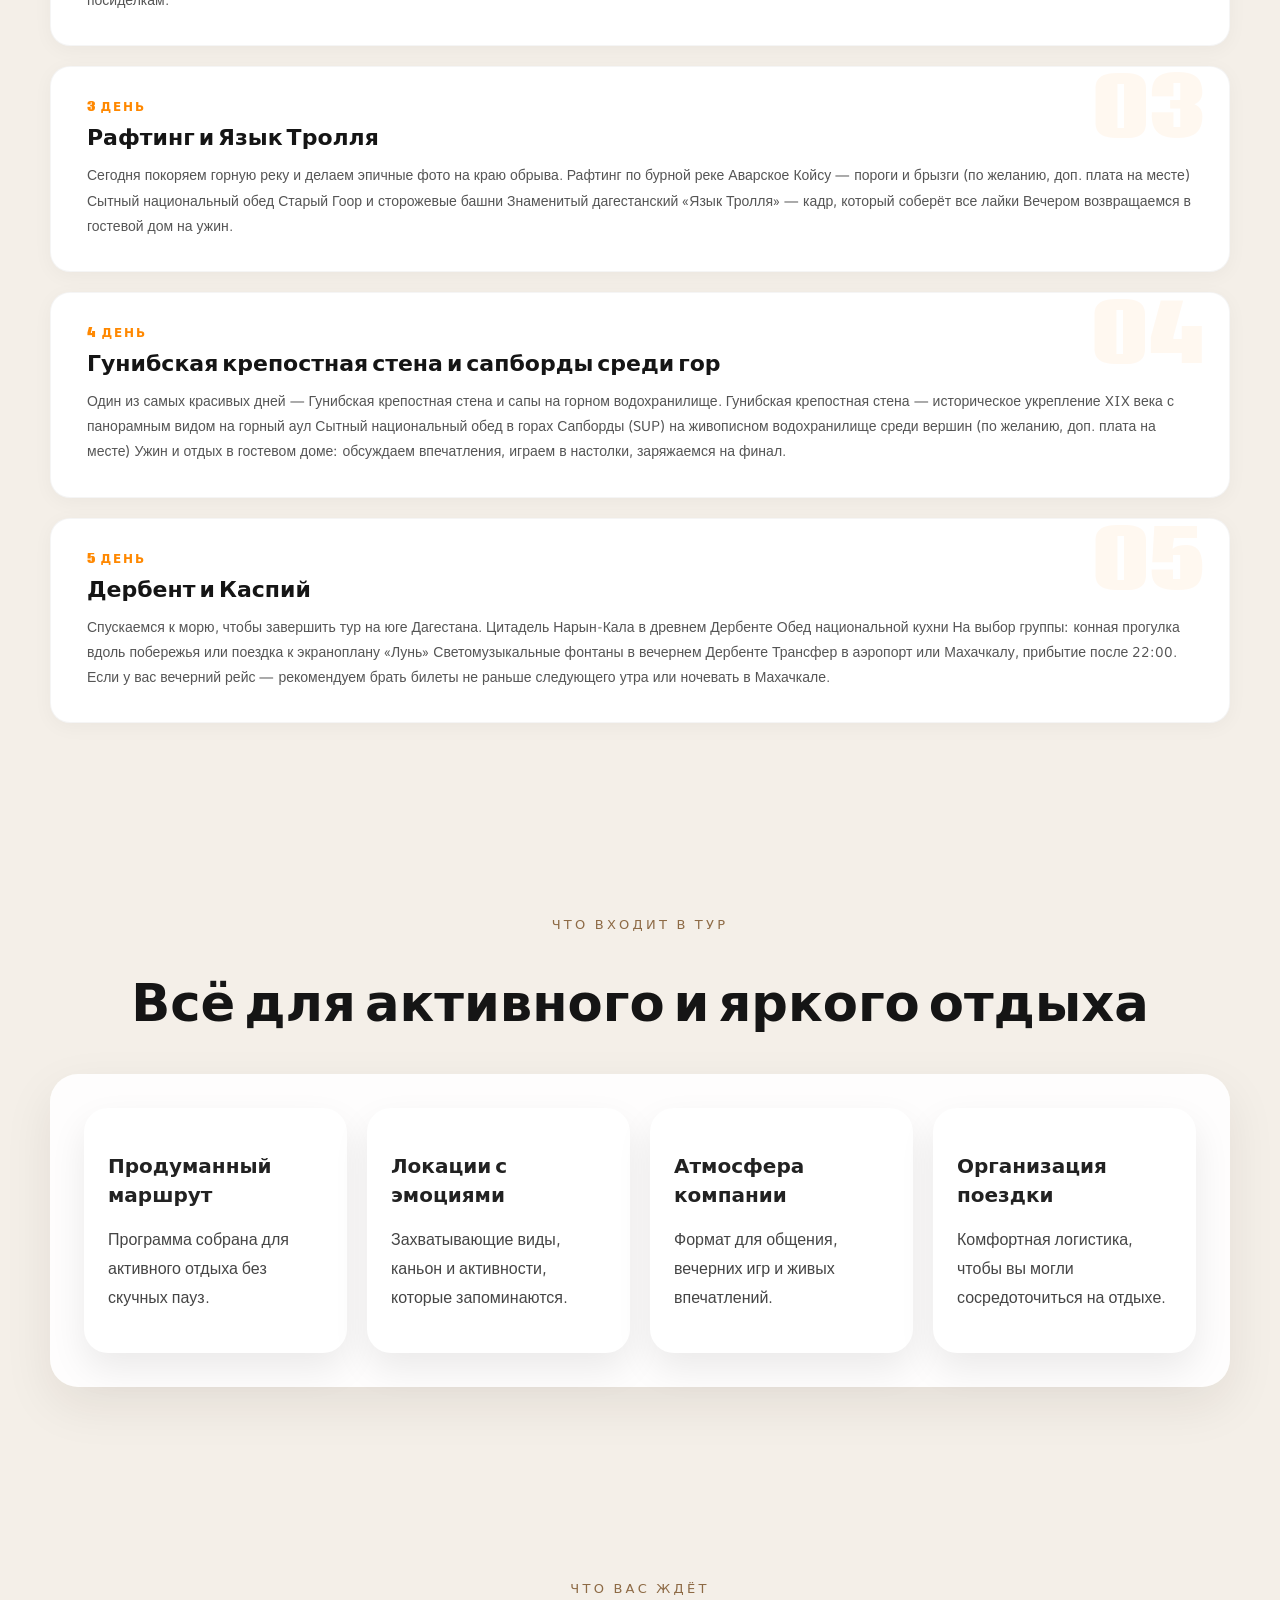
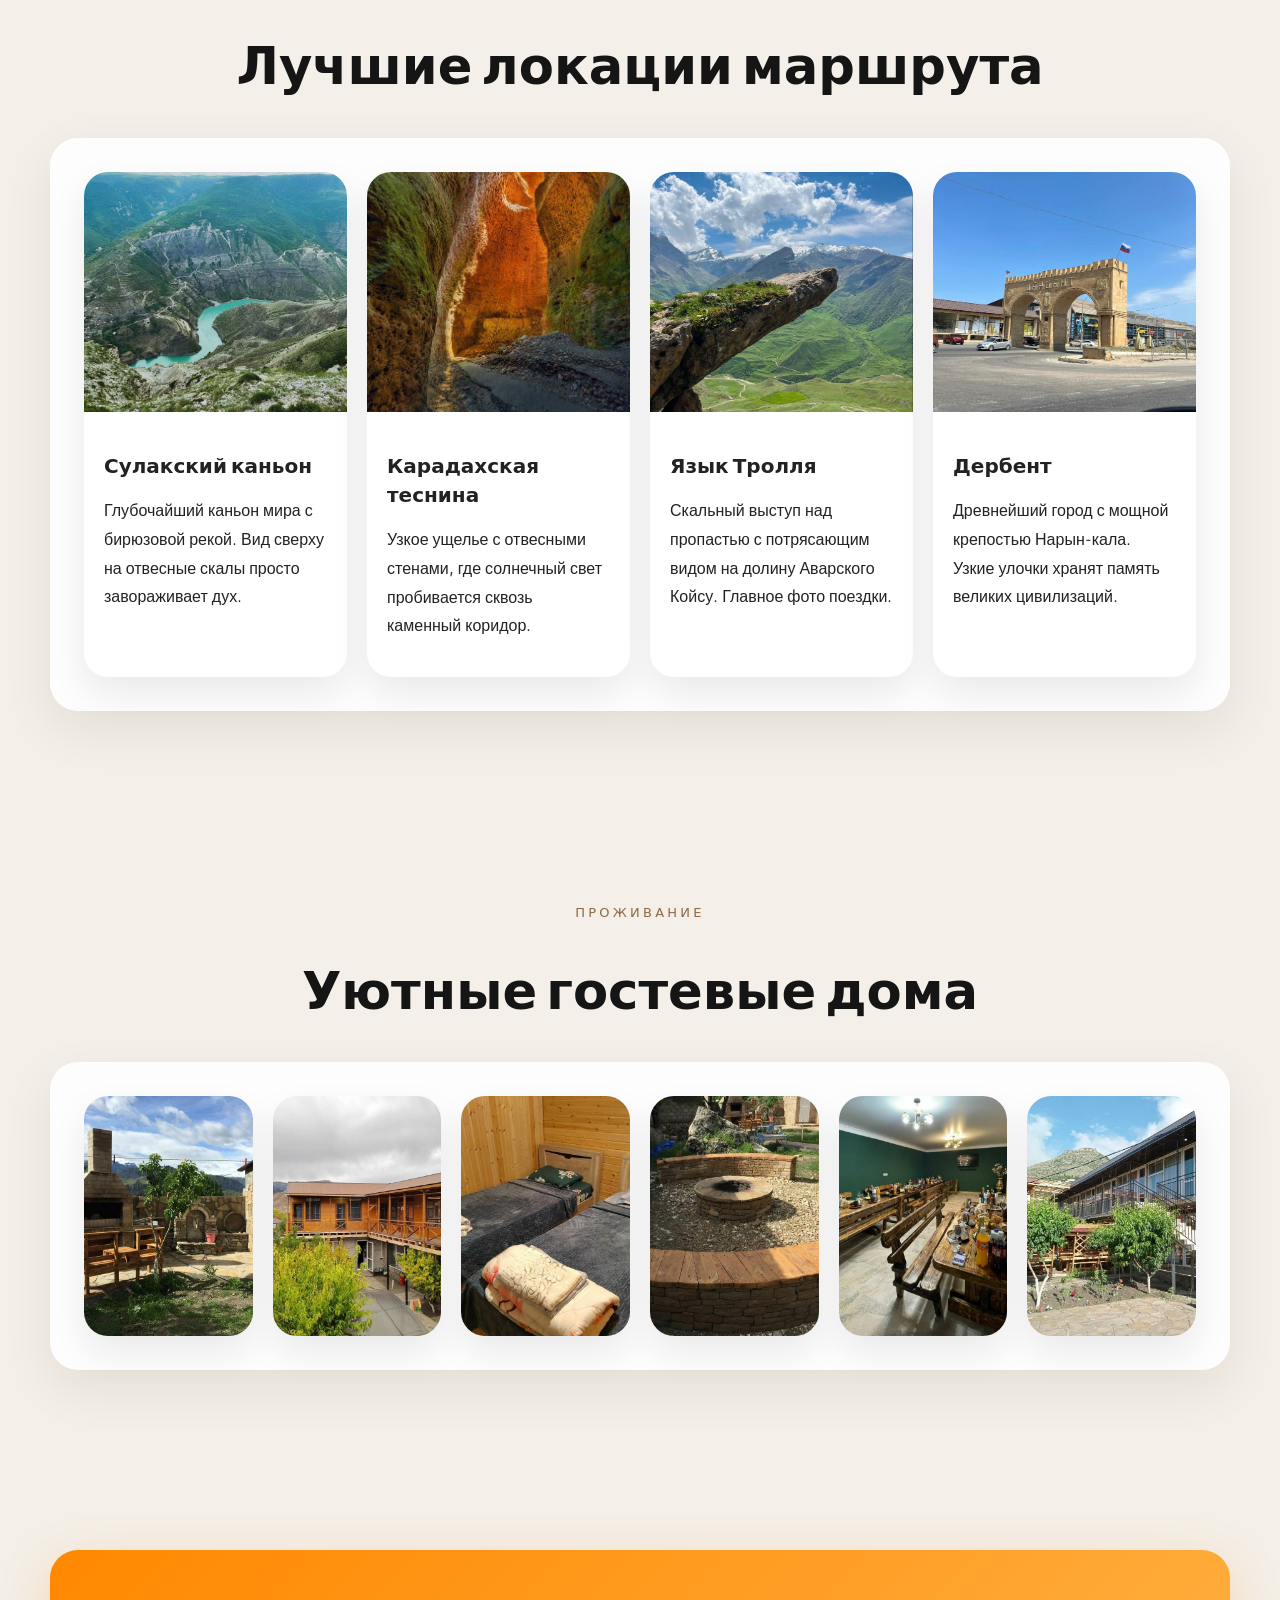
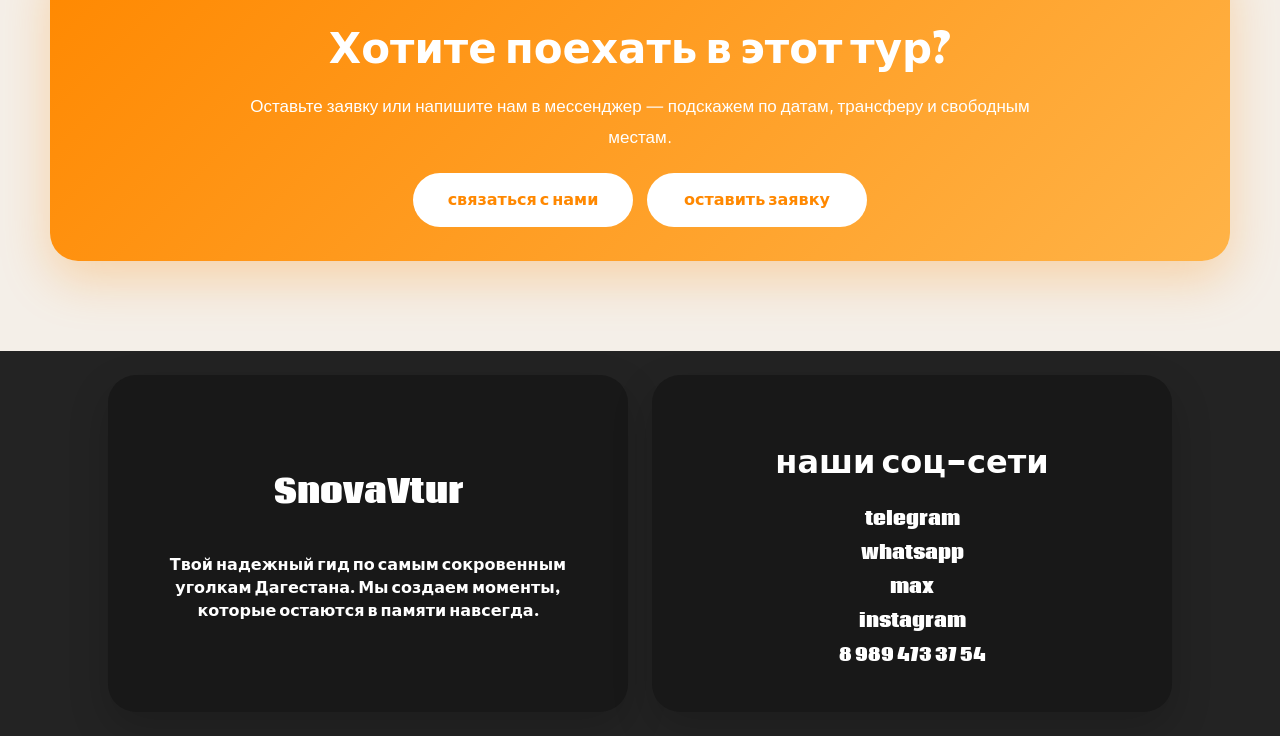
<file: tour-yach-4.html>
﻿<!doctype html>
<html lang="ru">
  <head>
    <meta charset="UTF-8" />
    <meta name="viewport" content="width=device-width, initial-scale=1.0" />
    <title>Молодёжный тур — SnovaVtur</title>
    <link rel="icon" type="image/svg+xml" href="favicon.svg" />
    <link rel="stylesheet" href="yach-css/tour-yach-4.css" />
    <link rel="stylesheet" href="modal.css" />
    <link rel="preconnect" href="https://fonts.googleapis.com" />
    <link rel="preconnect" href="https://fonts.gstatic.com" crossorigin />
    <link
      href="https://fonts.googleapis.com/css2?family=Great+Vibes&display=swap"
      rel="stylesheet"
    />
    <link
      href="https://fonts.googleapis.com/css2?family=Orelega+One&display=swap"
      rel="stylesheet"
    />
    <link
      href="https://fonts.googleapis.com/css2?family=Coda:wght@400;700;800&display=swap"
      rel="stylesheet"
    />
    <link
      href="https://fonts.googleapis.com/css2?family=Comme:wght@100..900&display=swap"
      rel="stylesheet"
    />
  </head>
  <body>
    <header id="header">
      <a href="index.html">SnovaVtur</a
      ><button
        class="burger"
        type="button"
        aria-label="Открыть меню"
        aria-expanded="false"
      >
        <span></span><span></span><span></span>
      </button>
      <div class="header-div1">
        <a href="index.html#turi">туры</a
        ><a href="index.html#questions">вопросы</a
        ><a href="index.html#footer">контакты</a
        ><a href="#" data-booking-open>заявка</a>
      </div>
      <div class="header-div2">
        <a href="https://wa.me/79894733754" target="_blank"
          ><img src="img/Whatsapp.png" alt="WhatsApp" /></a
        ><a href="https://t.me/Gabbar_Han" target="_blank"
          ><img src="img/Telegram.png" alt="Telegram" /></a
        ><a
          href="https://max.ru/u/f9LHodD0cOI4b3SwYSdN_EWwCpvfoghLmBJbnFuvf1nrCDXVqdGEyd-Ysb4"
          target="_blank"
          ><img src="img/max.png" alt="Max"
        /></a>
      </div>
    </header>
    <main>
      <section class="hero" id="hero">
        <img src="img/Язык тролля.png" class="hero-bg" alt="Молодёжный тур" />
        <div class="hero-content">
          <p class="hero-tag">авторский тур</p>
          <h3>Молодёжный тур</h3>
          <h4>18+ / 35+</h4>
          <p class="hero-subtitle">
            Формат для компании единомышленников: адреналин, вечерние игры,
            песни у костра и самые живые локации Дагестана.
          </p>
          <div class="hero-meta">
            <span>для компании</span><span>активный отдых</span
            ><span>от 60 000p</span>
          </div>
          <a href="#program">смотреть программу</a>
        </div>
      </section>
      <section class="section" id="program">
        <div class="section-heading">
          <p>программа тура</p>
          <h2>Каждый день лучше прежнего</h2>
        </div>
        <div class="section-panel">
          <div class="program-grid">
            <div class="program-card">
              <div class="day">1 день</div>
              <div class="program-card-body">
              <h3>Знакомство, каньон и катер</h3>
              <p>
               Встречаем вас в аэропорту Махачкалы (по договорённости — в Каспийске или Махачкале). Знакомимся всей компанией и сразу едем в горы.

Бархан Сарыкум — квадроциклы по холмам (по желанию, доп. плата на месте)
Обед в плодовом саду у Сулакского каньона
Пещера Нохъо: подвесной мост, тарзанка, зиплайн (по желанию, доп. плата на месте)
Сулакский каньон — смотровая площадка над бирюзовой рекой
Прогулка на катере по каньону (включено в стоимость)
Вечером заселяемся в гостевой дом, ужинаем большой компанией и знакомимся поближе.
              </p>
              </div>
            </div>
            <div class="program-card">
              <div class="day">2 день</div>
              <div class="program-card-body">
              <h3>Водопады и тарзанка над ущельем</h3>
              <p>
                После завтрака едем в Хунзахский район — самые эффектные обрывы и водопады маршрута.

Водопад Тобот — роупджампинг с высоты 100 метров (по желанию, доп. плата на месте)
Зиплайн над каньоном Цолотль (по желанию, доп. плата на месте)
Обед блюдами национальной кухни в Хунзахе
Прогулка на лошадях по плато (по желанию, доп. плата на месте)
Матлас — зиплайн 500 метров и виды на горы (по желанию, доп. плата на месте)
Возвращение в гостевой дом к ужину и вечерним посиделкам.
              </p>
              </div>
            </div>
            <div class="program-card">
              <div class="day">3 день</div>
              <div class="program-card-body">
              <h3>Рафтинг и Язык Тролля</h3>
              <p>
                Сегодня покоряем горную реку и делаем эпичные фото на краю обрыва.

Рафтинг по бурной реке Аварское Койсу — пороги и брызги (по желанию, доп. плата на месте)
Сытный национальный обед
Старый Гоор и сторожевые башни
Знаменитый дагестанский «Язык Тролля» — кадр, который соберёт все лайки
Вечером возвращаемся в гостевой дом на ужин.
              </p>
              </div>
            </div>
            <div class="program-card">
              <div class="day">4 день</div>
              <div class="program-card-body">
              <h3>Гунибская крепостная стена и сапборды среди гор</h3>
              <p>
                Один из самых красивых дней — Гунибская крепостная стена и сапы на горном водохранилище.

Гунибская крепостная стена — историческое укрепление XIX века с панорамным видом на горный аул
Сытный национальный обед в горах
Сапборды (SUP) на живописном водохранилище среди вершин (по желанию, доп. плата на месте)
Ужин и отдых в гостевом доме: обсуждаем впечатления, играем в настолки, заряжаемся на финал.
              </p>
              </div>
            </div>
            <div class="program-card">
              <div class="day">5 день</div>
              <div class="program-card-body">
              <h3>Дербент и Каспий</h3>
              <p>
                Спускаемся к морю, чтобы завершить тур на юге Дагестана.

Цитадель Нарын-Кала в древнем Дербенте
Обед национальной кухни
На выбор группы: конная прогулка вдоль побережья или поездка к экраноплану «Лунь»
Светомузыкальные фонтаны в вечернем Дербенте
Трансфер в аэропорт или Махачкалу, прибытие после 22:00. Если у вас вечерний рейс — рекомендуем брать билеты не раньше следующего утра или ночевать в Махачкале.
              </p>
              </div>
            </div>
          </div>
        </div>
      </section>
      <section class="section">
        <div class="section-heading">
          <p>что входит в тур</p>
          <h2>Всё для активного и яркого отдыха</h2>
        </div>
        <div class="section-panel">
          <div class="include-grid">
            <div class="include-card">
              <h3>Продуманный маршрут</h3>
              <p>Программа собрана для активного отдыха без скучных пауз.</p>
            </div>
            <div class="include-card">
              <h3>Локации с эмоциями</h3>
              <p>
                Захватывающие виды, каньон и активности, которые запоминаются.
              </p>
            </div>
            <div class="include-card">
              <h3>Атмосфера компании</h3>
              <p>Формат для общения, вечерних игр и живых впечатлений.</p>
            </div>
            <div class="include-card">
              <h3>Организация поездки</h3>
              <p>
                Комфортная логистика, чтобы вы могли сосредоточиться на отдыхе.
              </p>
            </div>
          </div>
        </div>
      </section>
      <section class="section">
        <div class="section-heading">
          <p>что вас ждёт</p>
          <h2>Лучшие локации маршрута</h2>
        </div>
        <div class="section-panel">
          <div class="features-grid">
            <div class="feature-card">
              <img src="Img-home/Сулакский каньон.png" alt="Сулакский каньон" />
              <div>
                <h3>Сулакский каньон</h3>
                <p>
                  Глубочайший каньон мира с бирюзовой рекой. Вид сверху на
                  отвесные скалы просто завораживает дух.
                </p>
              </div>
            </div>
            <div class="feature-card">
              <img src="Img-home/Карадахская теснина.png" alt="Карадахская теснина" />
              <div>
                <h3>Карадахская теснина</h3>
                <p>
                  Узкое ущелье с отвесными стенами, где солнечный свет пробивается сквозь каменный коридор.
                </p>
              </div>
            </div>
            <div class="feature-card">
              <img src="img/Язык тролля.png" alt="Язык Тролля" />
              <div>
                <h3>Язык Тролля</h3>
                <p>
                  Скальный выступ над пропастью с потрясающим видом на долину Аварского Койсу. Главное фото поездки.
                </p>
              </div>
            </div>
            <div class="feature-card">
              <img
                src="Img-home/Дербент.png"
                alt="Дербент"
              />
              <div>
                <h3>Дербент</h3>
                <p>
                  Древнейший город с мощной крепостью Нарын-кала. Узкие улочки
                  хранят память великих цивилизаций.
                </p>
              </div>
            </div>
          </div>
        </div>
      </section>
      <section class="section">
        <div class="section-heading">
          <p>проживание</p>
          <h2>Уютные гостевые дома</h2>
        </div>
        <div class="section-panel">
          <div class="gallery-grid">
            <div class="gallery-card">
              <img src="Img-home/гсд1.jpg" alt="Гостевой дом 1" />
            </div>
            <div class="gallery-card">
              <img src="Img-home/гсд2.jpg" alt="Гостевой дом 2" />
            </div>
            <div class="gallery-card">
              <img src="Img-home/гсд3.jpg" alt="Гостевой дом 3" />
            </div>
            <div class="gallery-card">
              <img src="Img-home/гсд4.jpg" alt="Гостевой дом 4" />
            </div>
            <div class="gallery-card">
              <img src="Img-home/гсд5.jpg" alt="Гостевой дом 5" />
            </div>
            <div class="gallery-card">
              <img src="Img-home/гсд6.jpg" alt="Гостевой дом 6" />
            </div>
          </div>
        </div>
      </section>
      <section class="section">
        <div class="cta-box">
          <h2>Хотите поехать в этот тур?</h2>
          <p>
            Оставьте заявку или напишите нам в мессенджер — подскажем по датам,
            трансферу и свободным местам.
          </p>
          <div class="cta-actions">
            <a href="https://wa.me/79894733754" target="_blank"
              >связаться с нами</a
            >
            <a href="#" data-booking-open>оставить заявку</a>
          </div>
        </div>
      </section>
    </main>
    <footer id="footer">
      <div class="footer-div1">
        <h1>SnovaVtur</h1>
        <p>
          Твой надежный гид по самым сокровенным уголкам Дагестана. Мы создаем
          моменты, которые остаются в памяти навсегда.
        </p>
      </div>
      <div class="footer-div2">
        <h1>наши соц-сети</h1>
        <div>
          <a href="https://t.me/Gabbar_Han" target="_blank" class="mess"
            >telegram</a
          ><a href="https://wa.me/79894733754" target="_blank" class="mess"
            >whatsapp</a
          ><a
            href="https://max.ru/u/f9LHodD0cOI4b3SwYSdN_EWwCpvfoghLmBJbnFuvf1nrCDXVqdGEyd-Ysb4"
            target="_blank"
            class="mess"
            >max</a
          ><a
            href="https://www.instagram.com/snova_v_tur"
            target="_blank"
            class="mess"
            >instagram</a
          ><a href="tel:+79894733754" class="number">8 989 473 37 54</a>
        </div>
      </div>
    </footer>
    <script src="yach-js/tour-yach-4.js"></script>
    <!-- Модальное окно заявки -->
    <div class="modal-overlay" id="bookingModal" aria-hidden="true">
      <div class="modal" role="dialog" aria-modal="true" aria-labelledby="bookingTitle">
        <button class="modal-close" type="button" aria-label="Закрыть">&times;</button>
        <h2 id="bookingTitle">Заявка на бронирование</h2>
        <p class="modal-sub">Оставьте заявку — мы подберём даты, ответим на вопросы и забронируем вам места.</p>
        <form id="bookingForm" novalidate>
          <p class="modal-error" id="bookingError">Заполните имя и контакты, чтобы мы могли с вами связаться.</p>
          <label>
            <span>Ваше имя</span>
            <input type="text" name="name" placeholder="Иван" required>
          </label>
          <label>
            <span>Телефон или Telegram</span>
            <input type="text" name="contact" placeholder="+7 900 000-00-00" required>
          </label>
          <label>
            <span>Тур или экскурсия</span>
            <select name="tour">
              <option value="">Выберите маршрут</option>
              <option>5-дневный классический тур</option>
              <option>Экспресс-тур в Дагестан (3 дня)</option>
              <option>Горы и море (7 дней)</option>
              <option>Молодёжный тур (5 дней)</option>
              <option>Экскурсия: Дербент и экраноплан Лунь</option>
              <option>Экскурсия: Гоор и Язык Тролля</option>
              <option>Экскурсия: Самурский лес и Хучнинский водопад</option>
              <option>Экскурсия: Сулакский каньон и бархан Сарыкум</option>
              <option>Экскурсия: Хунзах, Матлас и водопады</option>
              <option>Экскурсия: Экскурсия по Махачкале</option>
            </select>
          </label>
          <div class="modal-row">
            <label>
              <span>Дата поездки</span>
              <input type="date" name="date">
            </label>
            <label>
              <span>Количество людей</span>
              <input type="number" name="people" min="1" max="20" placeholder="1">
            </label>
          </div>
          <label>
            <span>Комментарий</span>
            <textarea name="comment" rows="3" placeholder="Ваши пожелания и вопросы"></textarea>
          </label>
          <button type="submit" class="modal-submit">Отправить заявку</button>
          <p class="modal-success" id="bookingSuccess">Спасибо! Ваша заявка принята — мы свяжемся с вами в ближайшее время.</p>
        </form>
      </div>
    </div>

    <script src="modal.js"></script>
    <script src="lightbox.js"></script>
  </body>
</html>
</file>
<file: style.css>
body {
  padding: 0;
  margin: 0;
  background: #f4efe8;
}

* {
  margin: 0;
  padding: 0;
  box-sizing: border-box;
}

html {
  scroll-behavior: smooth;
}

body::before {
  content: "";
  position: fixed;
  inset: 0;
  background:
    radial-gradient(circle at top, rgba(255, 136, 0, 0.08), transparent 40%),
    linear-gradient(180deg, #faf7f2 0%, #f4efe8 100%);
  pointer-events: none;
  z-index: -1;
}

img {
  display: block;
  max-width: 100%;
}

section {
  scroll-margin-top: 100px;
}

header {
  display: flex;
  width: 100%;
  min-height: 86px;
  align-items: center;
  justify-content: space-between;
  gap: 20px;
  padding: 14px 42px;
  position: fixed;
  top: 0;
  left: 0;
  z-index: 1000;
  background: rgba(22, 22, 22, 0.45);
  backdrop-filter: blur(18px);
  box-shadow: 0 10px 30px rgba(0, 0, 0, 0.12);
}

header > a {
  font-size: 26px;
  font-weight: 700;
  text-decoration: none;
  cursor: pointer;
  font-family: "Coda", system-ui;
  color: white;
  letter-spacing: 1px;
}

.header-div1 {
  display: flex;
  align-items: center;
  justify-content: center;
  gap: 28px;
  padding: 14px 24px;
  background: rgba(255, 255, 255, 0.14);
  backdrop-filter: blur(10px);
  border: 1px solid rgba(255, 255, 255, 0.18);
  border-radius: 999px;
}

.header-div1 a {
  font-family: "Coda", system-ui;
  font-weight: 700;
  text-decoration: none;
  color: rgb(255, 255, 255);
  font-size: 17px;
  transition: 0.2s;
}

.header-div1 a:hover,
header > a:hover,
.header-div2 a:hover {
  color: #ffb04c;
}

.header-div2 {
  display: flex;
  gap: 14px;
}

.header-div2 img {
  width: 46px;
  height: 46px;
  border-radius: 50%;
  border: 2px solid rgba(255, 255, 255, 0.16);
  box-shadow: 0 6px 18px rgba(0, 0, 0, 0.22);
  transition: transform 0.2s;
}

.header-div2 a:hover img {
  transform: translateY(-2px) scale(1.04);
}

.burger {
  display: none;
  width: 48px;
  height: 48px;
  border: 1px solid rgba(255, 255, 255, 0.18);
  border-radius: 14px;
  background: rgba(255, 255, 255, 0.1);
  align-items: center;
  justify-content: center;
  flex-direction: column;
  gap: 5px;
  cursor: pointer;
}

.burger span {
  width: 22px;
  height: 2px;
  background: white;
  border-radius: 999px;
  transition: 0.25s;
}

.burger.active span:nth-child(1) {
  transform: translateY(7px) rotate(45deg);
}

.burger.active span:nth-child(2) {
  opacity: 0;
}

.burger.active span:nth-child(3) {
  transform: translateY(-7px) rotate(-45deg);
}

.hero {
  width: 100%;
  min-height: 100vh;
  position: relative;
  overflow: hidden;
}

.hero::after {
  content: "";
  position: absolute;
  inset: 0;
  background: linear-gradient(
    180deg,
    rgba(16, 16, 16, 0.22),
    rgba(16, 16, 16, 0.56)
  );
  z-index: 1;
}

.hero-bg {
  position: absolute;
  top: 0;
  left: 0;
  width: 100%;
  height: 100%;
  object-fit: cover;
  filter: saturate(1.1) contrast(1.05);
  transform: scale(1.04);
  z-index: 0;
}

.hero-content {
  position: relative;
  z-index: 2;
  min-height: 100vh;
  display: flex;
  flex-direction: column;
  align-items: center;
  justify-content: center;
  gap: 16px;
  text-align: center;
  color: white;
  padding: 120px 20px 80px;
}

.hero-tag {
  font-family: "Coda", system-ui;
  letter-spacing: 0.32em;
  text-transform: uppercase;
  font-size: 13px;
  color: rgba(255, 255, 255, 0.82);
}

.hero h3 {
  text-shadow: 0px 0px 30px rgba(0, 0, 0, 0.8);
  font-family: "Great Vibes";
  font-size: clamp(58px, 10vw, 110px);
  line-height: 0.9;
}

.hero h4 {
  text-shadow: 0px 0px 30px rgba(0, 0, 0, 0.8);
  font-weight: 300;
  font-family: "Orelega One";
  font-size: clamp(54px, 9vw, 108px);
  line-height: 0.95;
  color: #ff9500;
}

.hero-subtitle {
  max-width: 720px;
  font-family: "Comme", sans-serif;
  font-size: 20px;
  line-height: 1.6;
  color: rgba(255, 255, 255, 0.92);
}

.hero a {
  display: inline-flex;
  align-items: center;
  justify-content: center;
  min-width: 280px;
  height: 70px;
  padding: 0 32px;
  border-radius: 999px;
  font-family: "Coda", system-ui;
  font-weight: 700;
  font-size: 22px;
  color: white;
  background: linear-gradient(135deg, #ff8800, #ffb347);
  margin-top: 8px;
  text-decoration: none;
  box-shadow: 0 18px 40px rgba(255, 136, 0, 0.35);
  transition: 0.25s;
}

.hero a:hover {
  transform: translateY(-2px);
  color: #ff8800;
  background: white;
}

.about,
.turi,
.questions,
footer {
  position: relative;
  z-index: 1;
}

.about,
.turi,
.questions {
  padding: 90px 0;
}

.about {
  background: linear-gradient(
    180deg,
    rgba(255, 255, 255, 0.72),
    rgba(255, 255, 255, 0.94)
  );
}

.section-heading {
  width: min(1180px, calc(100% - 40px));
  margin: 0 auto 34px;
  text-align: center;
  font-family: "Coda", system-ui;
}

.section-heading p {
  text-transform: uppercase;
  letter-spacing: 0.26em;
  font-size: 13px;
  color: #8d6a45;
  margin-bottom: 12px;
}

.section-heading h2 {
  font-size: clamp(32px, 4vw, 56px);
  line-height: 1.08;
  color: #151515;
}

.section-heading-light p {
  color: rgba(255, 255, 255, 0.7);
}

.section-heading-light h2 {
  color: white;
}

.about-content {
  width: min(1320px, calc(100% - 40px));
  margin: 0 auto;
  display: grid;
  grid-template-columns: 0.9fr 1.2fr 0.9fr;
  gap: 24px;
  align-items: stretch;
}

.about-card,
.about-text,
.about-imgdiv {
  border-radius: 28px;
  overflow: hidden;
  box-shadow: 0 18px 50px rgba(34, 24, 16, 0.08);
}

.about-card-large {
  min-height: 560px;
}

.about-img1,
.about-img2,
.about-img3 {
  width: 100%;
  height: 100%;
  object-fit: cover;
}

.about-imgdiv {
  display: grid;
  grid-template-rows: 1fr 1fr;
  gap: 18px;
  background: transparent;
}

.about-text {
  background: rgba(255, 255, 255, 0.9);
  border: 1px solid rgba(255, 255, 255, 0.7);
  padding: 34px;
  display: flex;
  flex-direction: column;
  justify-content: center;
  text-align: left;
}

.about-text h1 {
  font-size: clamp(28px, 3vw, 42px);
  font-family: "Coda", system-ui;
  font-weight: 800;
  margin-bottom: 16px;
}

.about-text h2 {
  color: #ff8800;
  font-size: clamp(18px, 2vw, 24px);
  font-family: "Coda", system-ui;
  font-weight: 700;
  margin-bottom: 18px;
}

.about-text p {
  font-size: 15px;
  line-height: 1.8;
  font-family: "Comme", sans-serif;
  color: #414141;
  margin-top: 12px;
}

.about-highlights {
  display: flex;
  flex-wrap: wrap;
  gap: 12px;
  margin-top: 24px;
}

.about-highlights span,
.turi-intro,
.questions-div2 p,
.questions-div2 a,
.footer-div1 p,
.footer-div2 a,
.footer-div2 p {
  font-family: "Comme", sans-serif;
}

.about-highlights span {
  padding: 10px 16px;
  border-radius: 999px;
  background: rgba(255, 136, 0, 0.1);
  color: #b85f00;
  font-weight: 700;
}

.turi {
  background: linear-gradient(180deg, #2f2f2f 0%, #3c3a38 100%);
  color: white;
}

.turi-intro {
  width: min(900px, calc(100% - 40px));
  margin: 0 auto 24px;
  text-align: center;
  color: rgba(255, 255, 255, 0.82);
  font-size: 16px;
  line-height: 1.7;
}

.card-1 {
  font-family: "Comme", sans-serif;
  font-weight: 700;
  width: 100%;
  height: 100%;
  background: rgba(255, 255, 255, 0.96);
  color: black;
  border-radius: 26px;
  overflow: hidden;
  box-shadow: 0 18px 40px rgba(0, 0, 0, 0.18);
  transition: 0.25s;
}

.card-1:hover {
  transform: translateY(-6px);
}

.card-1 img {
  object-fit: cover;
  object-position: center;
  width: 100%;
  height: 220px;
}

.card-text-1 {
  min-height: 170px;
  padding: 20px 22px 14px;
}

.card-text-1 h1 {
  font-size: 20px;
  margin-bottom: 10px;
}

.card-text-1 p {
  font-size: 13px;
  line-height: 1.65;
  color: rgb(57, 57, 57);
}

.card-text-2 {
  display: flex;
  align-items: center;
  justify-content: space-between;
  gap: 14px;
  padding: 16px 22px 22px;
  border-top: 1px solid #ece6de;
}

.card-text-2 p {
  font-size: 14px;
  line-height: 1.4;
}

.card-text-2 span {
  color: #7d7d7d;
  font-size: 12px;
}

.card-text-2 a {
  font-family: "Coda", system-ui;
  font-weight: 700;
  color: white;
  background: linear-gradient(135deg, #ff8800, #ffb347);
  display: inline-flex;
  align-items: center;
  justify-content: center;
  min-width: 140px;
  height: 44px;
  border-radius: 999px;
  text-decoration: none;
  transition: 0.2s;
}

.card-text-2 a:hover {
  color: #ff8800;
  background: white;
  outline: 2px solid #ff8800;
}

.include-grid {
  display: grid;
  grid-template-columns: repeat(auto-fit, minmax(220px, 1fr));
  gap: 20px;
}

.include-card {
  background: white;
  border-radius: 24px;
  padding: 24px;
  box-shadow: 0 16px 36px rgba(0, 0, 0, 0.08);
}

.include-card h3 {
  font-family: "Coda", system-ui;
  font-size: 20px;
  margin-bottom: 10px;
}

.include-card p {
  line-height: 1.8;
  color: #454545;
}

.turi-grid {
  width: min(1320px, calc(100% - 40px));
  display: grid;
  grid-template-columns: repeat(3, minmax(0, 1fr));
  gap: 22px;
  margin: 0 auto 20px;
}

.card-1 {
  display: block;
}

.hide {
  display: none;
}

.filter-buttons {
  margin: 0 auto 28px;
  display: flex;
  gap: 10px;
  justify-content: center;
  flex-wrap: wrap;
}

.filter-buttons button,
.filter-btn {
  padding: 12px 22px;
  cursor: pointer;
  background: rgba(255, 255, 255, 0.08);
  color: white;
  border: 1px solid rgba(255, 255, 255, 0.18);
  border-radius: 999px;
  transition: 0.25s;
}

.filter-buttons button:hover,
.filter-btn.active {
  color: #ff8800;
  background-color: white;
}

.questions {
  font-weight: 700;
  font-family: "Comme", sans-serif;
  width: 100%;
  background: linear-gradient(
    180deg,
    rgba(255, 255, 255, 0.94),
    rgba(245, 239, 232, 0.96)
  );
}

.questions-div1 {
  width: min(1320px, calc(100% - 40px));
  margin: 0 auto;
  display: grid;
  grid-template-columns: 1.2fr 0.9fr;
  gap: 40px;
  align-items: start;
}

.qs-text1 {
  background: white;
  border-radius: 28px;
  padding: 34px;
  box-shadow: 0 18px 50px rgba(34, 24, 16, 0.08);
}

.qs-text1 p {
  font-weight: 500;
  font-size: 16px;
  margin: 10px 0;
  line-height: 1.8;
  color: #444;
}

.qs-text1 h1,
.qs-text2 h1 {
  font-family: "Coda", system-ui;
  margin-bottom: 24px;
  font-size: 34px;
}

.qs-text2 {
  display: flex;
  flex-direction: column;
  gap: 18px;
}

.accordion {
  width: 100%;
  background: white;
  border-radius: 20px;
  padding: 0 22px;
  box-shadow: 0 16px 40px rgba(34, 24, 16, 0.07);
  cursor: pointer;
}

.accordion-header {
  display: flex;
  justify-content: space-between;
  align-items: center;
  margin-top: 0;
  padding: 22px 0;
  font-weight: bold;
  font-size: 18px;
  gap: 16px;
}

.accordion-header span {
  line-height: 1.5;
}

.icon {
  width: 20px;
  height: 20px;
  position: relative;
  transition: transform 0.3s ease;
  flex-shrink: 0;
}

.icon::before,
.icon::after {
  content: "";
  position: absolute;
  background-color: #333;
  top: 50%;
  left: 0;
  width: 100%;
  height: 2px;
}

.icon::after {
  transform: rotate(90deg);
}

.accordion.active .icon {
  transform: rotate(45deg);
}

.accordion-content {
  font-weight: 500;
  color: #5a5a5a;
  max-height: 0;
  overflow: hidden;
  transition: max-height 0.3s ease-out;
}

.accordion-content p {
  padding-bottom: 20px;
  line-height: 1.7;
}

.accordion.active .accordion-content {
  max-height: 500px;
}

.questions-div2 {
  width: min(1320px, calc(100% - 40px));
  margin: 40px auto 0;
  display: flex;
  flex-direction: column;
  align-items: center;
  text-align: center;
  font-size: 22px;
}

.questions-div2 p {
  line-height: 1.6;
  color: #333;
}

.questions-div2 a {
  text-decoration: none;
  color: rgb(255, 255, 255);
  margin-top: 26px;
  background: linear-gradient(135deg, #ff8800, #ffb347);
  display: flex;
  align-items: center;
  justify-content: center;
  width: 350px;
  height: 60px;
  border-radius: 999px;
  transition: 0.2s;
  font-size: 18px;
}

.questions-div2 a:hover {
  color: #ff8800;
  background-color: white;
  outline: 2px solid #ff8800;
}

.poloska {
  background: linear-gradient(90deg, transparent, #333, transparent);
  width: min(1500px, 100%);
  height: 1px;
}

footer {
  background: #232323;
  display: flex;
  justify-content: center;
  gap: 24px;
  padding: 24px 20px;
  width: 100%;
  color: white;
  font-family: "Coda", system-ui;
  font-weight: 700;
}

footer a {
  font-weight: 500;
}

footer p {
  font-weight: 500;
}

.footer-div1,
.footer-div2 {
  background: #181818;
  width: min(520px, 100%);
  border-radius: 28px;
  display: flex;
  flex-direction: column;
  align-items: center;
  justify-content: center;
  padding: 44px;
  text-align: center;
  box-shadow: 0 16px 40px rgba(0, 0, 0, 0.18);
}

.footer-div2 div {
  display: flex;
  flex-direction: column;
  align-items: center;
  justify-content: center;
  gap: 8px;
}

.footer-div2 a {
  text-decoration: none;
  color: white;
  font-size: 18px;
  transition: 0.2s;
}

.footer-div2 a:hover {
  color: #ff8800;
}

@media (max-width: 1200px) {
  .about-content,
  .questions-div1,
  .turi-grid {
    grid-template-columns: 1fr;
  }

  .about-card-large,
  .about-imgdiv {
    min-height: 320px;
  }

  .about-imgdiv {
    grid-template-rows: repeat(2, 220px);
  }
}

@media (max-width: 900px) {
  header {
    padding: 12px 18px;
    flex-wrap: wrap;
    justify-content: space-around;
  }

  .header-div1 {
    order: 3;
    width: 100%;
    flex-wrap: wrap;
    border-radius: 24px;
    padding: 12px 16px;
  }

  .hero-subtitle {
    font-size: 16px;
  }

  .about,
  .turi,
  .questions {
    padding: 70px 0;
  }

  .card-1 img {
    height: 240px;
  }

  footer {
    flex-direction: column;
    align-items: center;
  }
}

@media (max-width: 560px) {
  header > a {
    font-size: 22px;
  }

  .burger {
    display: inline-flex;
  }

  .header-div1 {
    visibility: hidden;
    opacity: 0;
    transform: translateY(-8px);
    transition: visibility 0.25s, opacity 0.25s, transform 0.25s;
    position: absolute;
    top: calc(100% + 10px);
    left: 16px;
    right: 16px;
    width: auto;
    flex-direction: column;
    align-items: flex-start;
    gap: 14px;
    padding: 18px;
    border-radius: 22px;
    background: rgba(22, 22, 22, 0.95);
    border: 1px solid rgba(255, 255, 255, 0.12);
    box-shadow: 0 18px 40px rgba(0, 0, 0, 0.2);
  }

  .header-div1.open {
    visibility: visible;
    opacity: 1;
    transform: translateY(0);
  }

  .header-div1 a {
    width: 100%;
  }

  .header-div2 {
    display: none;
  }

  .header-div2 img {
    width: 38px;
    height: 38px;
  }

  .hero-content {
    padding-top: 140px;
  }

  .hero a,
  .questions-div2 a {
    width: 100%;
    max-width: 320px;
  }

  .about-text,
  .qs-text1 {
    padding: 24px 18px;
  }

  .card-text-2 {
    flex-direction: column;
    align-items: flex-start;
  }

  .card-text-2 a {
    width: 100%;
  }
}
</file>
<file: modal.css>
/* ===== Модальное окно заявки ===== */
.modal-overlay {
  position: fixed;
  inset: 0;
  z-index: 2000;
  background: rgba(16, 16, 16, 0.6);
  backdrop-filter: blur(6px);
  display: flex;
  align-items: center;
  justify-content: center;
  padding: 20px;
  opacity: 0;
  visibility: hidden;
  transition: opacity 0.25s ease, visibility 0.25s ease;
}

.modal-overlay.open {
  opacity: 1;
  visibility: visible;
}

.modal {
  position: relative;
  width: min(540px, 100%);
  max-height: 90vh;
  overflow-y: auto;
  background: #fbf8f3;
  border-radius: 28px;
  padding: 36px 34px 30px;
  box-shadow: 0 30px 80px rgba(0, 0, 0, 0.35);
  transform: translateY(16px) scale(0.98);
  transition: transform 0.25s ease;
}

.modal-overlay.open .modal {
  transform: translateY(0) scale(1);
}

.modal-close {
  position: absolute;
  top: 16px;
  right: 16px;
  width: 40px;
  height: 40px;
  border: none;
  border-radius: 50%;
  background: rgba(0, 0, 0, 0.05);
  color: #333;
  font-size: 24px;
  line-height: 1;
  cursor: pointer;
  transition: 0.2s;
}

.modal-close:hover {
  background: #ff8800;
  color: white;
}

.modal h2 {
  font-family: "Coda", system-ui;
  font-size: 30px;
  color: #151515;
  margin-bottom: 8px;
  padding-right: 44px;
}

.modal-sub {
  font-family: "Comme", sans-serif;
  font-size: 14px;
  line-height: 1.7;
  color: #666;
  margin-bottom: 24px;
}

#bookingForm label {
  display: block;
  margin-bottom: 16px;
  font-family: "Comme", sans-serif;
}

#bookingForm label > span {
  display: block;
  font-size: 13px;
  font-weight: 600;
  color: #444;
  margin-bottom: 6px;
}

#bookingForm input,
#bookingForm select,
#bookingForm textarea {
  width: 100%;
  font-family: "Comme", sans-serif;
  font-size: 15px;
  color: #222;
  background: white;
  border: 1px solid #e4ddd3;
  border-radius: 14px;
  padding: 13px 16px;
  outline: none;
  transition: border-color 0.2s, box-shadow 0.2s;
}

#bookingForm input:focus,
#bookingForm select:focus,
#bookingForm textarea:focus {
  border-color: #ff8800;
  box-shadow: 0 0 0 3px rgba(255, 136, 0, 0.15);
}

#bookingForm textarea {
  resize: vertical;
}

.modal-row {
  display: grid;
  grid-template-columns: 1fr 1fr;
  gap: 12px;
}

.modal-submit {
  width: 100%;
  height: 56px;
  border: none;
  border-radius: 999px;
  background: linear-gradient(135deg, #ff8800, #ffb347);
  color: white;
  font-family: "Coda", system-ui;
  font-weight: 700;
  font-size: 18px;
  cursor: pointer;
  transition: 0.2s;
  box-shadow: 0 14px 30px rgba(255, 136, 0, 0.3);
}

.modal-submit:hover {
  transform: translateY(-2px);
}

.modal-submit:disabled {
  opacity: 0.6;
  cursor: default;
  transform: none;
}

.modal-error {
  display: none;
  margin-bottom: 14px;
  color: #d0342c;
  font-family: "Comme", sans-serif;
  font-size: 13px;
  font-weight: 500;
}

.modal-error.show {
  display: block;
}

.modal-success {
  display: none;
  margin-top: 16px;
  padding: 14px 16px;
  border-radius: 14px;
  background: rgba(46, 160, 67, 0.1);
  color: #1e7a2e;
  font-family: "Comme", sans-serif;
  font-size: 15px;
  line-height: 1.6;
  font-weight: 600;
}

.modal-success.show {
  display: block;
}

.booking-total {
  display: flex;
  justify-content: space-between;
  align-items: center;
  gap: 12px;
  flex-wrap: wrap;
  padding: 14px 18px;
  margin-bottom: 16px;
  border-radius: 14px;
  background: rgba(255, 136, 0, 0.1);
  font-family: "Comme", sans-serif;
  font-size: 15px;
  font-weight: 600;
  color: #b85f00;
}

.booking-total b {
  color: #151515;
  font-family: "Coda", system-ui;
  font-size: 17px;
}

.booking-total span {
  font-weight: 500;
  color: #8d6a45;
  font-size: 13px;
}

.booking-total:empty {
  display: none;
}

/* ===== Лайтбокс ===== */
.lightbox-overlay {
  position: fixed;
  inset: 0;
  z-index: 3000;
  background: rgba(16, 16, 16, 0.92);
  display: flex;
  align-items: center;
  justify-content: center;
  padding: 20px;
  opacity: 0;
  visibility: hidden;
  transition: opacity 0.25s ease, visibility 0.25s ease;
}

.lightbox-overlay.open {
  opacity: 1;
  visibility: visible;
}

.lightbox-figure {
  margin: 0;
  max-width: 100%;
  max-height: 90vh;
  display: flex;
  flex-direction: column;
  align-items: center;
}

.lightbox-figure img {
  max-width: min(1200px, 100%);
  max-height: 80vh;
  object-fit: contain;
  border-radius: 14px;
  box-shadow: 0 30px 80px rgba(0, 0, 0, 0.5);
  background: #111;
}

.lightbox-caption {
  margin-top: 14px;
  font-family: "Comme", sans-serif;
  font-size: 14px;
  color: rgba(255, 255, 255, 0.85);
  text-align: center;
}

.lightbox-close {
  position: absolute;
  top: 18px;
  right: 18px;
  width: 44px;
  height: 44px;
  border: none;
  border-radius: 50%;
  background: rgba(255, 255, 255, 0.12);
  color: white;
  font-size: 26px;
  line-height: 1;
  cursor: pointer;
  transition: 0.2s;
  display: flex;
  align-items: center;
  justify-content: center;
  padding: 0;
}

.lightbox-close:hover {
  background: #ff8800;
}

.lightbox-nav {
  position: absolute;
  top: 50%;
  transform: translateY(-50%);
  width: 52px;
  height: 52px;
  border: none;
  border-radius: 50%;
  background: rgba(255, 255, 255, 0.12);
  color: white;
  cursor: pointer;
  transition: 0.2s;
  display: flex;
  align-items: center;
  justify-content: center;
  padding: 0;
}

.lightbox-nav svg {
  display: block;
}

.lightbox-nav:hover {
  background: #ff8800;
}

.lightbox-prev {
  left: 18px;
}

.lightbox-next {
  right: 18px;
}

@media (max-width: 560px) {
  .lightbox-close {
    top: 12px;
    right: 12px;
    width: 38px;
    height: 38px;
    font-size: 22px;
  }
  .lightbox-nav {
    width: 42px;
    height: 42px;
    font-size: 26px;
  }
  .lightbox-prev {
    left: 8px;
  }
  .lightbox-next {
    right: 8px;
  }
  .lightbox-figure img {
    max-height: 68vh;
  }
}

.hero-actions {
  display: flex;
  flex-wrap: wrap;
  justify-content: center;
  align-items: center;
  gap: 14px;
  margin-top: 8px;
}

.hero-actions a {
  margin-top: 0;
}

.hero-actions a.btn-outline {
  background: transparent;
  border: 2px solid rgba(255, 255, 255, 0.75);
  box-shadow: none;
  color: white;
}

.hero-actions a.btn-outline:hover {
  background: white;
  border-color: white;
  color: #ff8800;
}

.cta-actions {
  display: flex;
  flex-wrap: wrap;
  justify-content: center;
  align-items: center;
  gap: 14px;
  margin-top: 4px;
}

.cta-actions a {
  margin: 0;
}

@media (max-width: 560px) {
  .modal {
    padding: 26px 20px 24px;
  }
  .modal-row {
    grid-template-columns: 1fr;
  }
  .hero-actions,
  .cta-actions {
    width: 100%;
    max-width: 320px;
    margin-left: auto;
    margin-right: auto;
  }
  .hero-actions a,
  .cta-actions a {
    width: 100%;
  }
}
</file>
<file: yach-css/ex-yach-1.css>
body {
  margin: 0;
  font-family: "Comme", sans-serif;
  background: #f4efe8;
  color: #222;
}

* {
  box-sizing: border-box;
}

html {
  scroll-behavior: smooth;
}

img {
  display: block;
  max-width: 100%;
}

a {
  color: inherit;
}

header {
  display: flex;
  width: 100%;
  min-height: 86px;
  align-items: center;
  justify-content: space-between;
  gap: 20px;
  padding: 14px 42px;
  position: fixed;
  top: 0;
  left: 0;
  z-index: 1000;
  background: rgba(22, 22, 22, 0.45);
  backdrop-filter: blur(18px);
  box-shadow: 0 10px 30px rgba(0, 0, 0, 0.12);
}

header > a {
  font-size: 26px;
  font-weight: 700;
  text-decoration: none;
  font-family: "Coda", system-ui;
  color: white;
  letter-spacing: 1px;
}

.header-div1 {
  display: flex;
  align-items: center;
  justify-content: center;
  gap: 28px;
  padding: 14px 24px;
  background: rgba(255, 255, 255, 0.14);
  backdrop-filter: blur(10px);
  border: 1px solid rgba(255, 255, 255, 0.18);
  border-radius: 999px;
}

.header-div1 a {
  text-decoration: none;
  color: rgb(255, 255, 255);
  font-size: 17px;
  font-weight: 700;
  font-family: "Coda", system-ui;
}

.header-div2 {
  display: flex;
  gap: 14px;
}

.header-div2 img {
  width: 46px;
  height: 46px;
  border-radius: 50%;
  border: 2px solid rgba(255, 255, 255, 0.16);
  box-shadow: 0 6px 18px rgba(0, 0, 0, 0.22);
}

.burger {
  display: none;
  width: 48px;
  height: 48px;
  border: 1px solid rgba(255, 255, 255, 0.18);
  border-radius: 14px;
  background: rgba(255, 255, 255, 0.1);
  align-items: center;
  justify-content: center;
  flex-direction: column;
  gap: 5px;
  cursor: pointer;
}

.burger span {
  width: 22px;
  height: 2px;
  background: white;
  border-radius: 999px;
  transition: 0.25s;
}

.burger.active span:nth-child(1) {
  transform: translateY(7px) rotate(45deg);
}

.burger.active span:nth-child(2) {
  opacity: 0;
}

.burger.active span:nth-child(3) {
  transform: translateY(-7px) rotate(-45deg);
}

.hero {
  width: 100%;
  min-height: 100vh;
  position: relative;
  overflow: hidden;
}

.hero::after {
  content: "";
  position: absolute;
  inset: 0;
  background: linear-gradient(
    180deg,
    rgba(16, 16, 16, 0.22),
    rgba(16, 16, 16, 0.56)
  );
  z-index: 1;
}

.hero-bg {
  position: absolute;
  inset: 0;
  width: 100%;
  height: 100%;
  object-fit: cover;
  filter: saturate(1.05) contrast(1.05) blur(4px);
  z-index: 0;
}

.hero-content {
  position: relative;
  z-index: 2;
  min-height: 100vh;
  display: flex;
  flex-direction: column;
  align-items: center;
  justify-content: center;
  gap: 14px;
  text-align: center;
  color: white;
  padding: 120px 20px 80px;
}

.hero-tag {
  font-family: "Coda", system-ui;
  letter-spacing: 0.3em;
  text-transform: uppercase;
  font-size: 13px;
  color: rgba(255, 255, 255, 0.8);
}

.hero h3 {
  font-family: "Orelega One", serif;
  font-size: clamp(42px, 7vw, 84px);
  line-height: 1;
}

.hero h4 {
  font-family: "Coda", system-ui;
  font-size: clamp(18px, 2.4vw, 28px);
  letter-spacing: 0.28em;
  text-transform: uppercase;
  color: #ffb04c;
}

.hero-subtitle {
  max-width: 760px;
  font-size: 18px;
  line-height: 1.7;
  color: rgba(255, 255, 255, 0.9);
}

.hero-meta {
  display: flex;
  flex-wrap: wrap;
  justify-content: center;
  gap: 12px;
  margin-top: 10px;
}

.hero-meta span {
  padding: 10px 16px;
  border-radius: 999px;
  background: rgba(255, 255, 255, 0.14);
  border: 1px solid rgba(255, 255, 255, 0.18);
  font-size: 14px;
}

.hero a {
  display: inline-flex;
  align-items: center;
  justify-content: center;
  min-width: 280px;
  height: 70px;
  padding: 0 32px;
  border-radius: 999px;
  font-family: "Coda", system-ui;
  font-weight: 700;
  font-size: 22px;
  color: white;
  background: linear-gradient(135deg, #ff8800, #ffb347);
  margin-top: 8px;
  text-decoration: none;
  box-shadow: 0 18px 40px rgba(255, 136, 0, 0.35);
}

.section {
  padding: 90px 0;
}

.section-heading {
  width: min(1180px, calc(100% - 40px));
  margin: 0 auto 30px;
  text-align: center;
  font-family: "Coda", system-ui;
}

.section-heading p {
  text-transform: uppercase;
  letter-spacing: 0.25em;
  font-size: 13px;
  color: #8d6a45;
  margin-bottom: 12px;
}

.section-heading h2 {
  font-size: clamp(30px, 4vw, 54px);
  line-height: 1.08;
  color: #151515;
}

.section-panel {
  width: min(1180px, calc(100% - 40px));
  margin: 0 auto;
  background: rgba(255, 255, 255, 0.9);
  border-radius: 28px;
  padding: 34px;
  box-shadow: 0 18px 50px rgba(34, 24, 16, 0.08);
}

.program-grid,
.features-grid,
.gallery-grid,
.include-grid {
  display: grid;
  gap: 20px;
}

.gallery-grid {
    display: grid;
    gap: 20px;
    grid-auto-flow: column;
}

.program-grid {
  grid-template-columns: repeat(auto-fit, minmax(240px, 1fr));
}

.program-card,
.feature-card,
.gallery-card,
.include-card {
  border-radius: 24px;
  overflow: hidden;
  background: white;
  box-shadow: 0 16px 36px rgba(0, 0, 0, 0.08);
}

.program-card {
  padding: 22px;
  min-height: 180px;
}

.program-card p,
.feature-card p,
.section-panel p,
.footer-note {
  line-height: 1.8;
}

.program-card .day {
  font-size: 13px;
  text-transform: uppercase;
  letter-spacing: 0.2em;
  color: #8a8a8a;
  margin-bottom: 10px;
}

.program-card h3,
.feature-card h3 {
  font-family: "Coda", system-ui;
  font-size: 20px;
  margin-bottom: 10px;
}

.features-grid {
  grid-template-columns: repeat(auto-fit, minmax(260px, 1fr));
}

.include-grid {
  grid-template-columns: repeat(auto-fit, minmax(220px, 1fr));
}

.include-card {
  padding: 24px;
}

.include-card h3 {
  font-family: "Coda", system-ui;
  font-size: 20px;
  margin-bottom: 10px;
}

.include-card p {
  line-height: 1.8;
  color: #454545;
}

.feature-card img,
.gallery-card img {
  width: 100%;
  height: 240px;
  object-fit: cover;
}

.feature-card div {
  padding: 20px;
}

.cta-box {
  width: min(1180px, calc(100% - 40px));
  margin: 0 auto;
  background: linear-gradient(135deg, #ff8800, #ffb347);
  color: white;
  border-radius: 28px;
  padding: 34px;
  text-align: center;
  box-shadow: 0 18px 50px rgba(255, 136, 0, 0.28);
}

.cta-box h2 {
  font-family: "Coda", system-ui;
  font-size: clamp(26px, 4vw, 42px);
  margin-bottom: 12px;
}

.cta-box p {
  font-size: 17px;
  line-height: 1.8;
  max-width: 820px;
  margin: 0 auto 20px;
}

.cta-box a {
  display: inline-flex;
  align-items: center;
  justify-content: center;
  min-width: 220px;
  height: 54px;
  padding: 0 26px;
  border-radius: 999px;
  background: white;
  color: #ff8800;
  text-decoration: none;
  font-family: "Coda", system-ui;
  font-weight: 700;
}

footer {
  background: #232323;
  display: flex;
  justify-content: center;
  gap: 24px;
  padding: 24px 20px;
  width: 100%;
  color: white;
  font-family: "Coda", system-ui;
  font-weight: 700;
}

.footer-div1,
.footer-div2 {
  background: #181818;
  width: min(520px, 100%);
  border-radius: 28px;
  display: flex;
  flex-direction: column;
  align-items: center;
  justify-content: center;
  padding: 44px;
  text-align: center;
  box-shadow: 0 16px 40px rgba(0, 0, 0, 0.18);
}

.footer-div2 div {
  display: flex;
  flex-direction: column;
  align-items: center;
  gap: 8px;
}

.footer-div2 a {
  text-decoration: none;
  color: white;
  font-size: 18px;
}

.footer-div2 a:hover {
  color: #ff8800;
}

@media (max-width: 900px) {
  header {
    padding: 12px 18px;
    flex-wrap: wrap;
    justify-content: space-around;
  }

  .header-div1 {
    order: 3;
    width: 100%;
    flex-wrap: wrap;
    border-radius: 24px;
    padding: 12px 16px;
  }

  .section,
  .section-panel,
  .cta-box {
    padding-left: 0;
    padding-right: 0;
  }

  .section-panel,
  .cta-box {
    width: min(1180px, calc(100% - 24px));
    padding: 24px;
  }

  footer {
    flex-direction: column;
    align-items: center;
  }
}

@media (max-width: 560px) {
  header > a {
    font-size: 22px;
  }

  .burger {
    display: inline-flex;
  }

  .header-div1 {
    visibility: hidden;
    opacity: 0;
    transform: translateY(-8px);
    transition: visibility 0.25s, opacity 0.25s, transform 0.25s;
    position: absolute;
    top: calc(100% + 10px);
    left: 16px;
    right: 16px;
    width: auto;
    flex-direction: column;
    align-items: flex-start;
    gap: 14px;
    padding: 18px;
    border-radius: 22px;
    background: rgba(22, 22, 22, 0.95);
    border: 1px solid rgba(255, 255, 255, 0.12);
    box-shadow: 0 18px 40px rgba(0, 0, 0, 0.2);
  }

  .header-div1.open {
    visibility: visible;
    opacity: 1;
    transform: translateY(0);
  }

  .header-div1 a {
    width: 100%;
  }

  .header-div2 {
    display: none;
  }

  .header-div2 img {
    width: 38px;
    height: 38px;
  }

  .hero-content {
    padding-top: 140px;
  }

  .hero a,
  .cta-box a {
    width: 100%;
    max-width: 320px;
  }

  .section-panel,
  .cta-box {
    width: calc(100% - 18px);
    padding: 20px;
  }

  .program-card,
  .feature-card div,
  .include-card {
    padding: 18px;
  }
}



/* ===== PROGRAM ITINERARY ===== */
#program .section-panel {
    background: transparent;
    box-shadow: none;
    padding: 0;
}

#program .program-grid {
    counter-reset: day-counter;
    display: flex;
    flex-direction: column;
    gap: 20px;
}

#program .program-card {
    counter-increment: day-counter;
    position: relative;
    background: white;
    border-radius: 20px;
    padding: 32px 36px;
    box-shadow: 0 4px 20px rgba(0, 0, 0, 0.04);
    border: 1px solid rgba(0, 0, 0, 0.04);
    display: block;
    min-height: 0;
    overflow: hidden;
    transition: transform 0.3s, box-shadow 0.3s;
}

#program .program-card:hover {
    transform: translateY(-3px);
    box-shadow: 0 12px 36px rgba(0, 0, 0, 0.08);
}

#program .program-card::after {
    content: counter(day-counter, decimal-leading-zero);
    position: absolute;
    right: 24px;
    top: 4px;
    font-family: "Coda", system-ui;
    font-size: 80px;
    font-weight: 800;
    color: rgba(255, 136, 0, 0.06);
    pointer-events: none;
    line-height: 1;
    z-index: 0;
}

#program .program-card .day {
    font-size: 12px;
    text-transform: uppercase;
    letter-spacing: 0.15em;
    color: #ff8800;
    font-weight: 700;
    font-family: "Coda", system-ui;
    margin: 0 0 6px;
    position: relative;
    z-index: 1;
}

#program .program-card-body {
    padding: 0;
    background: transparent;
    box-shadow: none;
    border: none;
    border-radius: 0;
}

#program .program-card-body h3 {
    font-family: "Coda", system-ui;
    font-size: 22px;
    margin: 0 0 10px;
    color: #151515;
    position: relative;
    z-index: 1;
}

#program .program-card-body p {
    font-size: 14px;
    line-height: 1.8;
    color: #555;
    margin: 0;
    position: relative;
    z-index: 1;
}

/* Mobile itinerary */
@media (max-width: 560px) {
    #program .program-card {
        padding: 24px 20px;
    }
    #program .program-card::after {
        font-size: 56px;
        right: 12px;
    }
    #program .program-card-body h3 {
        font-size: 18px;
    }
}
</file>
<file: yach-css/ex-yach-3.css>
body {
    margin: 0;
    font-family: "Comme", sans-serif;
    background: #f4efe8;
    color: #222;
}

* {
    box-sizing: border-box;
}

html {
    scroll-behavior: smooth;
}

img {
    display: block;
    max-width: 100%;
}

a {
    color: inherit;
}

header {
    display: flex;
    width: 100%;
    min-height: 86px;
    align-items: center;
    justify-content: space-between;
    gap: 20px;
    padding: 14px 42px;
    position: fixed;
    top: 0;
    left: 0;
    z-index: 1000;
    background: rgba(22, 22, 22, 0.45);
    backdrop-filter: blur(18px);
    box-shadow: 0 10px 30px rgba(0, 0, 0, 0.12);
}

header > a {
    font-size: 26px;
    font-weight: 700;
    text-decoration: none;
    font-family: "Coda", system-ui;
    color: white;
    letter-spacing: 1px;
}

.header-div1 {
    display: flex;
    align-items: center;
    justify-content: center;
    gap: 28px;
    padding: 14px 24px;
    background: rgba(255, 255, 255, 0.14);
    backdrop-filter: blur(10px);
    border: 1px solid rgba(255, 255, 255, 0.18);
    border-radius: 999px;
}

.header-div1 a {
    text-decoration: none;
    color: rgb(255, 255, 255);
    font-size: 17px;
    font-weight: 700;
    font-family: "Coda", system-ui;
}

.header-div2 {
    display: flex;
    gap: 14px;
}

.header-div2 img {
    width: 46px;
    height: 46px;
    border-radius: 50%;
    border: 2px solid rgba(255, 255, 255, 0.16);
    box-shadow: 0 6px 18px rgba(0, 0, 0, 0.22);
}

.burger {
    display: none;
    width: 48px;
    height: 48px;
    border: 1px solid rgba(255, 255, 255, 0.18);
    border-radius: 14px;
    background: rgba(255, 255, 255, 0.1);
    align-items: center;
    justify-content: center;
    flex-direction: column;
    gap: 5px;
    cursor: pointer;
}

.burger span {
    width: 22px;
    height: 2px;
    background: white;
    border-radius: 999px;
    transition: 0.25s;
}

.burger.active span:nth-child(1) {
    transform: translateY(7px) rotate(45deg);
}

.burger.active span:nth-child(2) {
    opacity: 0;
}

.burger.active span:nth-child(3) {
    transform: translateY(-7px) rotate(-45deg);
}

.hero {
    width: 100%;
    min-height: 100vh;
    position: relative;
    overflow: hidden;
}

.hero::after {
    content: "";
    position: absolute;
    inset: 0;
    background: linear-gradient(180deg, rgba(16, 16, 16, 0.22), rgba(16, 16, 16, 0.56));
    z-index: 1;
}

.hero-bg {
    position: absolute;
    inset: 0;
    width: 100%;
    height: 100%;
    object-fit: cover;
    filter: saturate(1.05) contrast(1.05) blur(4px);
    z-index: 0;
}

.hero-content {
    position: relative;
    z-index: 2;
    min-height: 100vh;
    display: flex;
    flex-direction: column;
    align-items: center;
    justify-content: center;
    gap: 14px;
    text-align: center;
    color: white;
    padding: 120px 20px 80px;
}

.hero-tag {
    font-family: "Coda", system-ui;
    letter-spacing: 0.3em;
    text-transform: uppercase;
    font-size: 13px;
    color: rgba(255, 255, 255, 0.8);
}

.hero h3 {
    font-family: "Orelega One", serif;
    font-size: clamp(42px, 7vw, 84px);
    line-height: 1;
}

.hero h4 {
    font-family: "Coda", system-ui;
    font-size: clamp(18px, 2.4vw, 28px);
    letter-spacing: 0.28em;
    text-transform: uppercase;
    color: #ffb04c;
}

.hero-subtitle {
    max-width: 760px;
    font-size: 18px;
    line-height: 1.7;
    color: rgba(255, 255, 255, 0.9);
}

.hero-meta {
    display: flex;
    flex-wrap: wrap;
    justify-content: center;
    gap: 12px;
    margin-top: 10px;
}

.hero-meta span {
    padding: 10px 16px;
    border-radius: 999px;
    background: rgba(255, 255, 255, 0.14);
    border: 1px solid rgba(255, 255, 255, 0.18);
    font-size: 14px;
}

.hero a {
    display: inline-flex;
    align-items: center;
    justify-content: center;
    min-width: 280px;
    height: 70px;
    padding: 0 32px;
    border-radius: 999px;
    font-family: "Coda", system-ui;
    font-weight: 700;
    font-size: 22px;
    color: white;
    background: linear-gradient(135deg, #ff8800, #ffb347);
    margin-top: 8px;
    text-decoration: none;
    box-shadow: 0 18px 40px rgba(255, 136, 0, 0.35);
}

.section {
    padding: 90px 0;
}

.section-heading {
    width: min(1180px, calc(100% - 40px));
    margin: 0 auto 30px;
    text-align: center;
    font-family: "Coda", system-ui;
}

.section-heading p {
    text-transform: uppercase;
    letter-spacing: 0.25em;
    font-size: 13px;
    color: #8d6a45;
    margin-bottom: 12px;
}

.section-heading h2 {
    font-size: clamp(30px, 4vw, 54px);
    line-height: 1.08;
    color: #151515;
}

.section-panel {
    width: min(1180px, calc(100% - 40px));
    margin: 0 auto;
    background: rgba(255, 255, 255, 0.9);
    border-radius: 28px;
    padding: 34px;
    box-shadow: 0 18px 50px rgba(34, 24, 16, 0.08);
}

.program-grid,
.features-grid,
.gallery-grid,
.include-grid {
    display: grid;
    gap: 20px;
}

.gallery-grid {
    display: grid;
    gap: 20px;
    grid-auto-flow: column;
}

.program-grid {
    grid-template-columns: repeat(auto-fit, minmax(240px, 1fr));
}

.program-card,
.feature-card,
.gallery-card,
.include-card {
    border-radius: 24px;
    overflow: hidden;
    background: white;
    box-shadow: 0 16px 36px rgba(0, 0, 0, 0.08);
}

.program-card {
    padding: 22px;
    min-height: 180px;
}

.program-card p,
.feature-card p,
.section-panel p,
.footer-note {
    line-height: 1.8;
}

.program-card .day {
    font-size: 13px;
    text-transform: uppercase;
    letter-spacing: 0.2em;
    color: #8a8a8a;
    margin-bottom: 10px;
}

.program-card h3,
.feature-card h3 {
    font-family: "Coda", system-ui;
    font-size: 20px;
    margin-bottom: 10px;
}

.features-grid {
    grid-template-columns: repeat(auto-fit, minmax(260px, 1fr));
}

.include-grid {
    grid-template-columns: repeat(auto-fit, minmax(220px, 1fr));
}

.include-card {
    padding: 24px;
}

.include-card h3 {
    font-family: "Coda", system-ui;
    font-size: 20px;
    margin-bottom: 10px;
}

.include-card p {
    line-height: 1.8;
    color: #454545;
}

.feature-card img,
.gallery-card img {
    width: 100%;
    height: 240px;
    object-fit: cover;
}

.feature-card div {
    padding: 20px;
}

.cta-box {
    width: min(1180px, calc(100% - 40px));
    margin: 0 auto;
    background: linear-gradient(135deg, #ff8800, #ffb347);
    color: white;
    border-radius: 28px;
    padding: 34px;
    text-align: center;
    box-shadow: 0 18px 50px rgba(255, 136, 0, 0.28);
}

.cta-box h2 {
    font-family: "Coda", system-ui;
    font-size: clamp(26px, 4vw, 42px);
    margin-bottom: 12px;
}

.cta-box p {
    font-size: 17px;
    line-height: 1.8;
    max-width: 820px;
    margin: 0 auto 20px;
}

.cta-box a {
    display: inline-flex;
    align-items: center;
    justify-content: center;
    min-width: 220px;
    height: 54px;
    padding: 0 26px;
    border-radius: 999px;
    background: white;
    color: #ff8800;
    text-decoration: none;
    font-family: "Coda", system-ui;
    font-weight: 700;
}

footer {
    background: #232323;
    display: flex;
    justify-content: center;
    gap: 24px;
    padding: 24px 20px;
    width: 100%;
    color: white;
    font-family: "Coda", system-ui;
    font-weight: 700;
}

.footer-div1,
.footer-div2 {
    background: #181818;
    width: min(520px, 100%);
    border-radius: 28px;
    display: flex;
    flex-direction: column;
    align-items: center;
    justify-content: center;
    padding: 44px;
    text-align: center;
    box-shadow: 0 16px 40px rgba(0, 0, 0, 0.18);
}

.footer-div2 div {
    display: flex;
    flex-direction: column;
    align-items: center;
    gap: 8px;
}

.footer-div2 a {
    text-decoration: none;
    color: white;
    font-size: 18px;
}

.footer-div2 a:hover {
    color: #ff8800;
}

@media (max-width: 900px) {
    header {
        padding: 12px 18px;
        flex-wrap: wrap;
        justify-content: space-around;
    }

    .header-div1 {
        order: 3;
        width: 100%;
        flex-wrap: wrap;
        border-radius: 24px;
        padding: 12px 16px;
    }

    .section,
    .section-panel,
    .cta-box {
        padding-left: 0;
        padding-right: 0;
    }

    .section-panel,
    .cta-box {
        width: min(1180px, calc(100% - 24px));
        padding: 24px;
    }

    footer {
        flex-direction: column;
        align-items: center;
    }
}

@media (max-width: 560px) {
    header > a {
        font-size: 22px;
    }

    .burger {
        display: inline-flex;
    }

    .header-div1 {
        visibility: hidden;
        opacity: 0;
        transform: translateY(-8px);
        transition: visibility 0.25s, opacity 0.25s, transform 0.25s;
        position: absolute;
        top: calc(100% + 10px);
        left: 16px;
        right: 16px;
        width: auto;
        flex-direction: column;
        align-items: flex-start;
        gap: 14px;
        padding: 18px;
        border-radius: 22px;
        background: rgba(22, 22, 22, 0.95);
        border: 1px solid rgba(255, 255, 255, 0.12);
        box-shadow: 0 18px 40px rgba(0, 0, 0, 0.2);
    }

    .header-div1.open {
        visibility: visible;
        opacity: 1;
        transform: translateY(0);
    }

    .header-div1 a {
        width: 100%;
    }

    .header-div2 {
    display: none;
  }

    .header-div2 img {
        width: 38px;
        height: 38px;
    }

    .hero-content {
        padding-top: 140px;
    }

    .hero a,
    .cta-box a {
        width: 100%;
        max-width: 320px;
    }

    .section-panel,
    .cta-box {
        width: calc(100% - 18px);
        padding: 20px;
    }

    .program-card,
    .feature-card div,
    .include-card {
        padding: 18px;
    }
}



/* ===== PROGRAM ITINERARY ===== */
#program .section-panel {
    background: transparent;
    box-shadow: none;
    padding: 0;
}

#program .program-grid {
    counter-reset: day-counter;
    display: flex;
    flex-direction: column;
    gap: 20px;
}

#program .program-card {
    counter-increment: day-counter;
    position: relative;
    background: white;
    border-radius: 20px;
    padding: 32px 36px;
    box-shadow: 0 4px 20px rgba(0, 0, 0, 0.04);
    border: 1px solid rgba(0, 0, 0, 0.04);
    display: block;
    min-height: 0;
    overflow: hidden;
    transition: transform 0.3s, box-shadow 0.3s;
}

#program .program-card:hover {
    transform: translateY(-3px);
    box-shadow: 0 12px 36px rgba(0, 0, 0, 0.08);
}

#program .program-card::after {
    content: counter(day-counter, decimal-leading-zero);
    position: absolute;
    right: 24px;
    top: 4px;
    font-family: "Coda", system-ui;
    font-size: 80px;
    font-weight: 800;
    color: rgba(255, 136, 0, 0.06);
    pointer-events: none;
    line-height: 1;
    z-index: 0;
}

#program .program-card .day {
    font-size: 12px;
    text-transform: uppercase;
    letter-spacing: 0.15em;
    color: #ff8800;
    font-weight: 700;
    font-family: "Coda", system-ui;
    margin: 0 0 6px;
    position: relative;
    z-index: 1;
}

#program .program-card-body {
    padding: 0;
    background: transparent;
    box-shadow: none;
    border: none;
    border-radius: 0;
}

#program .program-card-body h3 {
    font-family: "Coda", system-ui;
    font-size: 22px;
    margin: 0 0 10px;
    color: #151515;
    position: relative;
    z-index: 1;
}

#program .program-card-body p {
    font-size: 14px;
    line-height: 1.8;
    color: #555;
    margin: 0;
    position: relative;
    z-index: 1;
}

/* Mobile itinerary */
@media (max-width: 560px) {
    #program .program-card {
        padding: 24px 20px;
    }
    #program .program-card::after {
        font-size: 56px;
        right: 12px;
    }
    #program .program-card-body h3 {
        font-size: 18px;
    }
}
</file>
<file: yach-css/ex-yach-4.css>
body {
    margin: 0;
    font-family: "Comme", sans-serif;
    background: #f4efe8;
    color: #222;
}

* {
    box-sizing: border-box;
}

html {
    scroll-behavior: smooth;
}

img {
    display: block;
    max-width: 100%;
}

a {
    color: inherit;
}

header {
    display: flex;
    width: 100%;
    min-height: 86px;
    align-items: center;
    justify-content: space-between;
    gap: 20px;
    padding: 14px 42px;
    position: fixed;
    top: 0;
    left: 0;
    z-index: 1000;
    background: rgba(22, 22, 22, 0.45);
    backdrop-filter: blur(18px);
    box-shadow: 0 10px 30px rgba(0, 0, 0, 0.12);
}

header > a {
    font-size: 26px;
    font-weight: 700;
    text-decoration: none;
    font-family: "Coda", system-ui;
    color: white;
    letter-spacing: 1px;
}

.header-div1 {
    display: flex;
    align-items: center;
    justify-content: center;
    gap: 28px;
    padding: 14px 24px;
    background: rgba(255, 255, 255, 0.14);
    backdrop-filter: blur(10px);
    border: 1px solid rgba(255, 255, 255, 0.18);
    border-radius: 999px;
}

.header-div1 a {
    text-decoration: none;
    color: rgb(255, 255, 255);
    font-size: 17px;
    font-weight: 700;
    font-family: "Coda", system-ui;
}

.header-div2 {
    display: flex;
    gap: 14px;
}

.header-div2 img {
    width: 46px;
    height: 46px;
    border-radius: 50%;
    border: 2px solid rgba(255, 255, 255, 0.16);
    box-shadow: 0 6px 18px rgba(0, 0, 0, 0.22);
}

.burger {
    display: none;
    width: 48px;
    height: 48px;
    border: 1px solid rgba(255, 255, 255, 0.18);
    border-radius: 14px;
    background: rgba(255, 255, 255, 0.1);
    align-items: center;
    justify-content: center;
    flex-direction: column;
    gap: 5px;
    cursor: pointer;
}

.burger span {
    width: 22px;
    height: 2px;
    background: white;
    border-radius: 999px;
    transition: 0.25s;
}

.burger.active span:nth-child(1) {
    transform: translateY(7px) rotate(45deg);
}

.burger.active span:nth-child(2) {
    opacity: 0;
}

.burger.active span:nth-child(3) {
    transform: translateY(-7px) rotate(-45deg);
}

.hero {
    width: 100%;
    min-height: 100vh;
    position: relative;
    overflow: hidden;
}

.hero::after {
    content: "";
    position: absolute;
    inset: 0;
    background: linear-gradient(180deg, rgba(16, 16, 16, 0.22), rgba(16, 16, 16, 0.56));
    z-index: 1;
}

.hero-bg {
    position: absolute;
    inset: 0;
    width: 100%;
    height: 100%;
    object-fit: cover;
    filter: saturate(1.05) contrast(1.05) blur(4px);
    z-index: 0;
}

.hero-content {
    position: relative;
    z-index: 2;
    min-height: 100vh;
    display: flex;
    flex-direction: column;
    align-items: center;
    justify-content: center;
    gap: 14px;
    text-align: center;
    color: white;
    padding: 120px 20px 80px;
}

.hero-tag {
    font-family: "Coda", system-ui;
    letter-spacing: 0.3em;
    text-transform: uppercase;
    font-size: 13px;
    color: rgba(255, 255, 255, 0.8);
}

.hero h3 {
    font-family: "Orelega One", serif;
    font-size: clamp(42px, 7vw, 84px);
    line-height: 1;
}

.hero h4 {
    font-family: "Coda", system-ui;
    font-size: clamp(18px, 2.4vw, 28px);
    letter-spacing: 0.28em;
    text-transform: uppercase;
    color: #ffb04c;
}

.hero-subtitle {
    max-width: 760px;
    font-size: 18px;
    line-height: 1.7;
    color: rgba(255, 255, 255, 0.9);
}

.hero-meta {
    display: flex;
    flex-wrap: wrap;
    justify-content: center;
    gap: 12px;
    margin-top: 10px;
}

.hero-meta span {
    padding: 10px 16px;
    border-radius: 999px;
    background: rgba(255, 255, 255, 0.14);
    border: 1px solid rgba(255, 255, 255, 0.18);
    font-size: 14px;
}

.hero a {
    display: inline-flex;
    align-items: center;
    justify-content: center;
    min-width: 280px;
    height: 70px;
    padding: 0 32px;
    border-radius: 999px;
    font-family: "Coda", system-ui;
    font-weight: 700;
    font-size: 22px;
    color: white;
    background: linear-gradient(135deg, #ff8800, #ffb347);
    margin-top: 8px;
    text-decoration: none;
    box-shadow: 0 18px 40px rgba(255, 136, 0, 0.35);
}

.section {
    padding: 90px 0;
}

.section-heading {
    width: min(1180px, calc(100% - 40px));
    margin: 0 auto 30px;
    text-align: center;
    font-family: "Coda", system-ui;
}

.section-heading p {
    text-transform: uppercase;
    letter-spacing: 0.25em;
    font-size: 13px;
    color: #8d6a45;
    margin-bottom: 12px;
}

.section-heading h2 {
    font-size: clamp(30px, 4vw, 54px);
    line-height: 1.08;
    color: #151515;
}

.section-panel {
    width: min(1180px, calc(100% - 40px));
    margin: 0 auto;
    background: rgba(255, 255, 255, 0.9);
    border-radius: 28px;
    padding: 34px;
    box-shadow: 0 18px 50px rgba(34, 24, 16, 0.08);
}

.program-grid,
.features-grid,
.gallery-grid,
.include-grid {
    display: grid;
    gap: 20px;
}

.gallery-grid {
    display: grid;
    gap: 20px;
    grid-auto-flow: column;
}

.program-grid {
    grid-template-columns: repeat(auto-fit, minmax(240px, 1fr));
}

.program-card,
.feature-card,
.gallery-card,
.include-card {
    border-radius: 24px;
    overflow: hidden;
    background: white;
    box-shadow: 0 16px 36px rgba(0, 0, 0, 0.08);
}

.program-card {
    padding: 22px;
    min-height: 180px;
}

.program-card p,
.feature-card p,
.section-panel p,
.footer-note {
    line-height: 1.8;
}

.program-card .day {
    font-size: 13px;
    text-transform: uppercase;
    letter-spacing: 0.2em;
    color: #8a8a8a;
    margin-bottom: 10px;
}

.program-card h3,
.feature-card h3 {
    font-family: "Coda", system-ui;
    font-size: 20px;
    margin-bottom: 10px;
}

.features-grid {
    grid-template-columns: repeat(auto-fit, minmax(260px, 1fr));
}

.include-grid {
    grid-template-columns: repeat(auto-fit, minmax(220px, 1fr));
}

.include-card {
    padding: 24px;
}

.include-card h3 {
    font-family: "Coda", system-ui;
    font-size: 20px;
    margin-bottom: 10px;
}

.include-card p {
    line-height: 1.8;
    color: #454545;
}

.feature-card img,
.gallery-card img {
    width: 100%;
    height: 240px;
    object-fit: cover;
}

.feature-card div {
    padding: 20px;
}

.cta-box {
    width: min(1180px, calc(100% - 40px));
    margin: 0 auto;
    background: linear-gradient(135deg, #ff8800, #ffb347);
    color: white;
    border-radius: 28px;
    padding: 34px;
    text-align: center;
    box-shadow: 0 18px 50px rgba(255, 136, 0, 0.28);
}

.cta-box h2 {
    font-family: "Coda", system-ui;
    font-size: clamp(26px, 4vw, 42px);
    margin-bottom: 12px;
}

.cta-box p {
    font-size: 17px;
    line-height: 1.8;
    max-width: 820px;
    margin: 0 auto 20px;
}

.cta-box a {
    display: inline-flex;
    align-items: center;
    justify-content: center;
    min-width: 220px;
    height: 54px;
    padding: 0 26px;
    border-radius: 999px;
    background: white;
    color: #ff8800;
    text-decoration: none;
    font-family: "Coda", system-ui;
    font-weight: 700;
}

footer {
    background: #232323;
    display: flex;
    justify-content: center;
    gap: 24px;
    padding: 24px 20px;
    width: 100%;
    color: white;
    font-family: "Coda", system-ui;
    font-weight: 700;
}

.footer-div1,
.footer-div2 {
    background: #181818;
    width: min(520px, 100%);
    border-radius: 28px;
    display: flex;
    flex-direction: column;
    align-items: center;
    justify-content: center;
    padding: 44px;
    text-align: center;
    box-shadow: 0 16px 40px rgba(0, 0, 0, 0.18);
}

.footer-div2 div {
    display: flex;
    flex-direction: column;
    align-items: center;
    gap: 8px;
}

.footer-div2 a {
    text-decoration: none;
    color: white;
    font-size: 18px;
}

.footer-div2 a:hover {
    color: #ff8800;
}

@media (max-width: 900px) {
    header {
        padding: 12px 18px;
        flex-wrap: wrap;
        justify-content: space-around;
    }

    .header-div1 {
        order: 3;
        width: 100%;
        flex-wrap: wrap;
        border-radius: 24px;
        padding: 12px 16px;
    }

    .section,
    .section-panel,
    .cta-box {
        padding-left: 0;
        padding-right: 0;
    }

    .section-panel,
    .cta-box {
        width: min(1180px, calc(100% - 24px));
        padding: 24px;
    }

    footer {
        flex-direction: column;
        align-items: center;
    }
}

@media (max-width: 560px) {
    header > a {
        font-size: 22px;
    }

    .burger {
        display: inline-flex;
    }

    .header-div1 {
        visibility: hidden;
        opacity: 0;
        transform: translateY(-8px);
        transition: visibility 0.25s, opacity 0.25s, transform 0.25s;
        position: absolute;
        top: calc(100% + 10px);
        left: 16px;
        right: 16px;
        width: auto;
        flex-direction: column;
        align-items: flex-start;
        gap: 14px;
        padding: 18px;
        border-radius: 22px;
        background: rgba(22, 22, 22, 0.95);
        border: 1px solid rgba(255, 255, 255, 0.12);
        box-shadow: 0 18px 40px rgba(0, 0, 0, 0.2);
    }

    .header-div1.open {
        visibility: visible;
        opacity: 1;
        transform: translateY(0);
    }

    .header-div1 a {
        width: 100%;
    }

    .header-div2 {
    display: none;
  }

    .header-div2 img {
        width: 38px;
        height: 38px;
    }

    .hero-content {
        padding-top: 140px;
    }

    .hero a,
    .cta-box a {
        width: 100%;
        max-width: 320px;
    }

    .section-panel,
    .cta-box {
        width: calc(100% - 18px);
        padding: 20px;
    }

    .program-card,
    .feature-card div,
    .include-card {
        padding: 18px;
    }
}



/* ===== PROGRAM ITINERARY ===== */
#program .section-panel {
    background: transparent;
    box-shadow: none;
    padding: 0;
}

#program .program-grid {
    counter-reset: day-counter;
    display: flex;
    flex-direction: column;
    gap: 20px;
}

#program .program-card {
    counter-increment: day-counter;
    position: relative;
    background: white;
    border-radius: 20px;
    padding: 32px 36px;
    box-shadow: 0 4px 20px rgba(0, 0, 0, 0.04);
    border: 1px solid rgba(0, 0, 0, 0.04);
    display: block;
    min-height: 0;
    overflow: hidden;
    transition: transform 0.3s, box-shadow 0.3s;
}

#program .program-card:hover {
    transform: translateY(-3px);
    box-shadow: 0 12px 36px rgba(0, 0, 0, 0.08);
}

#program .program-card::after {
    content: counter(day-counter, decimal-leading-zero);
    position: absolute;
    right: 24px;
    top: 4px;
    font-family: "Coda", system-ui;
    font-size: 80px;
    font-weight: 800;
    color: rgba(255, 136, 0, 0.06);
    pointer-events: none;
    line-height: 1;
    z-index: 0;
}

#program .program-card .day {
    font-size: 12px;
    text-transform: uppercase;
    letter-spacing: 0.15em;
    color: #ff8800;
    font-weight: 700;
    font-family: "Coda", system-ui;
    margin: 0 0 6px;
    position: relative;
    z-index: 1;
}

#program .program-card-body {
    padding: 0;
    background: transparent;
    box-shadow: none;
    border: none;
    border-radius: 0;
}

#program .program-card-body h3 {
    font-family: "Coda", system-ui;
    font-size: 22px;
    margin: 0 0 10px;
    color: #151515;
    position: relative;
    z-index: 1;
}

#program .program-card-body p {
    font-size: 14px;
    line-height: 1.8;
    color: #555;
    margin: 0;
    position: relative;
    z-index: 1;
}

/* Mobile itinerary */
@media (max-width: 560px) {
    #program .program-card {
        padding: 24px 20px;
    }
    #program .program-card::after {
        font-size: 56px;
        right: 12px;
    }
    #program .program-card-body h3 {
        font-size: 18px;
    }
}
</file>
<file: yach-css/ex-yach-5.css>
body {
    margin: 0;
    font-family: "Comme", sans-serif;
    background: #f4efe8;
    color: #222;
}

* {
    box-sizing: border-box;
}

html {
    scroll-behavior: smooth;
}

img {
    display: block;
    max-width: 100%;
}

a {
    color: inherit;
}

header {
    display: flex;
    width: 100%;
    min-height: 86px;
    align-items: center;
    justify-content: space-between;
    gap: 20px;
    padding: 14px 42px;
    position: fixed;
    top: 0;
    left: 0;
    z-index: 1000;
    background: rgba(22, 22, 22, 0.45);
    backdrop-filter: blur(18px);
    box-shadow: 0 10px 30px rgba(0, 0, 0, 0.12);
}

header > a {
    font-size: 26px;
    font-weight: 700;
    text-decoration: none;
    font-family: "Coda", system-ui;
    color: white;
    letter-spacing: 1px;
}

.header-div1 {
    display: flex;
    align-items: center;
    justify-content: center;
    gap: 28px;
    padding: 14px 24px;
    background: rgba(255, 255, 255, 0.14);
    backdrop-filter: blur(10px);
    border: 1px solid rgba(255, 255, 255, 0.18);
    border-radius: 999px;
}

.header-div1 a {
    text-decoration: none;
    color: rgb(255, 255, 255);
    font-size: 17px;
    font-weight: 700;
    font-family: "Coda", system-ui;
}

.header-div2 {
    display: flex;
    gap: 14px;
}

.header-div2 img {
    width: 46px;
    height: 46px;
    border-radius: 50%;
    border: 2px solid rgba(255, 255, 255, 0.16);
    box-shadow: 0 6px 18px rgba(0, 0, 0, 0.22);
}

.burger {
    display: none;
    width: 48px;
    height: 48px;
    border: 1px solid rgba(255, 255, 255, 0.18);
    border-radius: 14px;
    background: rgba(255, 255, 255, 0.1);
    align-items: center;
    justify-content: center;
    flex-direction: column;
    gap: 5px;
    cursor: pointer;
}

.burger span {
    width: 22px;
    height: 2px;
    background: white;
    border-radius: 999px;
    transition: 0.25s;
}

.burger.active span:nth-child(1) {
    transform: translateY(7px) rotate(45deg);
}

.burger.active span:nth-child(2) {
    opacity: 0;
}

.burger.active span:nth-child(3) {
    transform: translateY(-7px) rotate(-45deg);
}

.hero {
    width: 100%;
    min-height: 100vh;
    position: relative;
    overflow: hidden;
}

.hero::after {
    content: "";
    position: absolute;
    inset: 0;
    background: linear-gradient(180deg, rgba(16, 16, 16, 0.22), rgba(16, 16, 16, 0.56));
    z-index: 1;
}

.hero-bg {
    position: absolute;
    inset: 0;
    width: 100%;
    height: 100%;
    object-fit: cover;
    filter: saturate(1.05) contrast(1.05) blur(4px);
    z-index: 0;
}

.hero-content {
    position: relative;
    z-index: 2;
    min-height: 100vh;
    display: flex;
    flex-direction: column;
    align-items: center;
    justify-content: center;
    gap: 14px;
    text-align: center;
    color: white;
    padding: 120px 20px 80px;
}

.hero-tag {
    font-family: "Coda", system-ui;
    letter-spacing: 0.3em;
    text-transform: uppercase;
    font-size: 13px;
    color: rgba(255, 255, 255, 0.8);
}

.hero h3 {
    font-family: "Orelega One", serif;
    font-size: clamp(42px, 7vw, 84px);
    line-height: 1;
}

.hero h4 {
    font-family: "Coda", system-ui;
    font-size: clamp(18px, 2.4vw, 28px);
    letter-spacing: 0.28em;
    text-transform: uppercase;
    color: #ffb04c;
}

.hero-subtitle {
    max-width: 760px;
    font-size: 18px;
    line-height: 1.7;
    color: rgba(255, 255, 255, 0.9);
}

.hero-meta {
    display: flex;
    flex-wrap: wrap;
    justify-content: center;
    gap: 12px;
    margin-top: 10px;
}

.hero-meta span {
    padding: 10px 16px;
    border-radius: 999px;
    background: rgba(255, 255, 255, 0.14);
    border: 1px solid rgba(255, 255, 255, 0.18);
    font-size: 14px;
}

.hero a {
    display: inline-flex;
    align-items: center;
    justify-content: center;
    min-width: 280px;
    height: 70px;
    padding: 0 32px;
    border-radius: 999px;
    font-family: "Coda", system-ui;
    font-weight: 700;
    font-size: 22px;
    color: white;
    background: linear-gradient(135deg, #ff8800, #ffb347);
    margin-top: 8px;
    text-decoration: none;
    box-shadow: 0 18px 40px rgba(255, 136, 0, 0.35);
}

.section {
    padding: 90px 0;
}

.section-heading {
    width: min(1180px, calc(100% - 40px));
    margin: 0 auto 30px;
    text-align: center;
    font-family: "Coda", system-ui;
}

.section-heading p {
    text-transform: uppercase;
    letter-spacing: 0.25em;
    font-size: 13px;
    color: #8d6a45;
    margin-bottom: 12px;
}

.section-heading h2 {
    font-size: clamp(30px, 4vw, 54px);
    line-height: 1.08;
    color: #151515;
}

.section-panel {
    width: min(1180px, calc(100% - 40px));
    margin: 0 auto;
    background: rgba(255, 255, 255, 0.9);
    border-radius: 28px;
    padding: 34px;
    box-shadow: 0 18px 50px rgba(34, 24, 16, 0.08);
}

.program-grid,
.features-grid,
.gallery-grid,
.include-grid {
    display: grid;
    gap: 20px;
}

.gallery-grid {
    display: grid;
    gap: 20px;
    grid-auto-flow: column;
}

.program-grid {
    grid-template-columns: repeat(auto-fit, minmax(240px, 1fr));
}

.program-card,
.feature-card,
.gallery-card,
.include-card {
    border-radius: 24px;
    overflow: hidden;
    background: white;
    box-shadow: 0 16px 36px rgba(0, 0, 0, 0.08);
}

.program-card {
    padding: 22px;
    min-height: 180px;
}

.program-card p,
.feature-card p,
.section-panel p,
.footer-note {
    line-height: 1.8;
}

.program-card .day {
    font-size: 13px;
    text-transform: uppercase;
    letter-spacing: 0.2em;
    color: #8a8a8a;
    margin-bottom: 10px;
}

.program-card h3,
.feature-card h3 {
    font-family: "Coda", system-ui;
    font-size: 20px;
    margin-bottom: 10px;
}

.features-grid {
    grid-template-columns: repeat(auto-fit, minmax(260px, 1fr));
}

.include-grid {
    grid-template-columns: repeat(auto-fit, minmax(220px, 1fr));
}

.include-card {
    padding: 24px;
}

.include-card h3 {
    font-family: "Coda", system-ui;
    font-size: 20px;
    margin-bottom: 10px;
}

.include-card p {
    line-height: 1.8;
    color: #454545;
}

.feature-card img,
.gallery-card img {
    width: 100%;
    height: 240px;
    object-fit: cover;
}

.feature-card div {
    padding: 20px;
}

.cta-box {
    width: min(1180px, calc(100% - 40px));
    margin: 0 auto;
    background: linear-gradient(135deg, #ff8800, #ffb347);
    color: white;
    border-radius: 28px;
    padding: 34px;
    text-align: center;
    box-shadow: 0 18px 50px rgba(255, 136, 0, 0.28);
}

.cta-box h2 {
    font-family: "Coda", system-ui;
    font-size: clamp(26px, 4vw, 42px);
    margin-bottom: 12px;
}

.cta-box p {
    font-size: 17px;
    line-height: 1.8;
    max-width: 820px;
    margin: 0 auto 20px;
}

.cta-box a {
    display: inline-flex;
    align-items: center;
    justify-content: center;
    min-width: 220px;
    height: 54px;
    padding: 0 26px;
    border-radius: 999px;
    background: white;
    color: #ff8800;
    text-decoration: none;
    font-family: "Coda", system-ui;
    font-weight: 700;
}

footer {
    background: #232323;
    display: flex;
    justify-content: center;
    gap: 24px;
    padding: 24px 20px;
    width: 100%;
    color: white;
    font-family: "Coda", system-ui;
    font-weight: 700;
}

.footer-div1,
.footer-div2 {
    background: #181818;
    width: min(520px, 100%);
    border-radius: 28px;
    display: flex;
    flex-direction: column;
    align-items: center;
    justify-content: center;
    padding: 44px;
    text-align: center;
    box-shadow: 0 16px 40px rgba(0, 0, 0, 0.18);
}

.footer-div2 div {
    display: flex;
    flex-direction: column;
    align-items: center;
    gap: 8px;
}

.footer-div2 a {
    text-decoration: none;
    color: white;
    font-size: 18px;
}

.footer-div2 a:hover {
    color: #ff8800;
}

@media (max-width: 900px) {
    header {
        padding: 12px 18px;
        flex-wrap: wrap;
        justify-content: space-around;
    }

    .header-div1 {
        order: 3;
        width: 100%;
        flex-wrap: wrap;
        border-radius: 24px;
        padding: 12px 16px;
    }

    .section,
    .section-panel,
    .cta-box {
        padding-left: 0;
        padding-right: 0;
    }

    .section-panel,
    .cta-box {
        width: min(1180px, calc(100% - 24px));
        padding: 24px;
    }

    footer {
        flex-direction: column;
        align-items: center;
    }
}

@media (max-width: 560px) {
    header > a {
        font-size: 22px;
    }

    .burger {
        display: inline-flex;
    }

    .header-div1 {
        visibility: hidden;
        opacity: 0;
        transform: translateY(-8px);
        transition: visibility 0.25s, opacity 0.25s, transform 0.25s;
        position: absolute;
        top: calc(100% + 10px);
        left: 16px;
        right: 16px;
        width: auto;
        flex-direction: column;
        align-items: flex-start;
        gap: 14px;
        padding: 18px;
        border-radius: 22px;
        background: rgba(22, 22, 22, 0.95);
        border: 1px solid rgba(255, 255, 255, 0.12);
        box-shadow: 0 18px 40px rgba(0, 0, 0, 0.2);
    }

    .header-div1.open {
        visibility: visible;
        opacity: 1;
        transform: translateY(0);
    }

    .header-div1 a {
        width: 100%;
    }

    .header-div2 {
    display: none;
  }

    .header-div2 img {
        width: 38px;
        height: 38px;
    }

    .hero-content {
        padding-top: 140px;
    }

    .hero a,
    .cta-box a {
        width: 100%;
        max-width: 320px;
    }

    .section-panel,
    .cta-box {
        width: calc(100% - 18px);
        padding: 20px;
    }

    .program-card,
    .feature-card div,
    .include-card {
        padding: 18px;
    }
}



/* ===== PROGRAM ITINERARY ===== */
#program .section-panel {
    background: transparent;
    box-shadow: none;
    padding: 0;
}

#program .program-grid {
    counter-reset: day-counter;
    display: flex;
    flex-direction: column;
    gap: 20px;
}

#program .program-card {
    counter-increment: day-counter;
    position: relative;
    background: white;
    border-radius: 20px;
    padding: 32px 36px;
    box-shadow: 0 4px 20px rgba(0, 0, 0, 0.04);
    border: 1px solid rgba(0, 0, 0, 0.04);
    display: block;
    min-height: 0;
    overflow: hidden;
    transition: transform 0.3s, box-shadow 0.3s;
}

#program .program-card:hover {
    transform: translateY(-3px);
    box-shadow: 0 12px 36px rgba(0, 0, 0, 0.08);
}

#program .program-card::after {
    content: counter(day-counter, decimal-leading-zero);
    position: absolute;
    right: 24px;
    top: 4px;
    font-family: "Coda", system-ui;
    font-size: 80px;
    font-weight: 800;
    color: rgba(255, 136, 0, 0.06);
    pointer-events: none;
    line-height: 1;
    z-index: 0;
}

#program .program-card .day {
    font-size: 12px;
    text-transform: uppercase;
    letter-spacing: 0.15em;
    color: #ff8800;
    font-weight: 700;
    font-family: "Coda", system-ui;
    margin: 0 0 6px;
    position: relative;
    z-index: 1;
}

#program .program-card-body {
    padding: 0;
    background: transparent;
    box-shadow: none;
    border: none;
    border-radius: 0;
}

#program .program-card-body h3 {
    font-family: "Coda", system-ui;
    font-size: 22px;
    margin: 0 0 10px;
    color: #151515;
    position: relative;
    z-index: 1;
}

#program .program-card-body p {
    font-size: 14px;
    line-height: 1.8;
    color: #555;
    margin: 0;
    position: relative;
    z-index: 1;
}

/* Mobile itinerary */
@media (max-width: 560px) {
    #program .program-card {
        padding: 24px 20px;
    }
    #program .program-card::after {
        font-size: 56px;
        right: 12px;
    }
    #program .program-card-body h3 {
        font-size: 18px;
    }
}
</file>
<file: yach-css/ex-yach-6.css>
body {
    margin: 0;
    font-family: "Comme", sans-serif;
    background: #f4efe8;
    color: #222;
}

* {
    box-sizing: border-box;
}

html {
    scroll-behavior: smooth;
}

img {
    display: block;
    max-width: 100%;
}

a {
    color: inherit;
}

header {
    display: flex;
    width: 100%;
    min-height: 86px;
    align-items: center;
    justify-content: space-between;
    gap: 20px;
    padding: 14px 42px;
    position: fixed;
    top: 0;
    left: 0;
    z-index: 1000;
    background: rgba(22, 22, 22, 0.45);
    backdrop-filter: blur(18px);
    box-shadow: 0 10px 30px rgba(0, 0, 0, 0.12);
}

header > a {
    font-size: 26px;
    font-weight: 700;
    text-decoration: none;
    font-family: "Coda", system-ui;
    color: white;
    letter-spacing: 1px;
}

.header-div1 {
    display: flex;
    align-items: center;
    justify-content: center;
    gap: 28px;
    padding: 14px 24px;
    background: rgba(255, 255, 255, 0.14);
    backdrop-filter: blur(10px);
    border: 1px solid rgba(255, 255, 255, 0.18);
    border-radius: 999px;
}

.header-div1 a {
    text-decoration: none;
    color: rgb(255, 255, 255);
    font-size: 17px;
    font-weight: 700;
    font-family: "Coda", system-ui;
}

.header-div2 {
    display: flex;
    gap: 14px;
}

.header-div2 img {
    width: 46px;
    height: 46px;
    border-radius: 50%;
    border: 2px solid rgba(255, 255, 255, 0.16);
    box-shadow: 0 6px 18px rgba(0, 0, 0, 0.22);
}

.burger {
    display: none;
    width: 48px;
    height: 48px;
    border: 1px solid rgba(255, 255, 255, 0.18);
    border-radius: 14px;
    background: rgba(255, 255, 255, 0.1);
    align-items: center;
    justify-content: center;
    flex-direction: column;
    gap: 5px;
    cursor: pointer;
}

.burger span {
    width: 22px;
    height: 2px;
    background: white;
    border-radius: 999px;
    transition: 0.25s;
}

.burger.active span:nth-child(1) {
    transform: translateY(7px) rotate(45deg);
}

.burger.active span:nth-child(2) {
    opacity: 0;
}

.burger.active span:nth-child(3) {
    transform: translateY(-7px) rotate(-45deg);
}

.hero {
    width: 100%;
    min-height: 100vh;
    position: relative;
    overflow: hidden;
}

.hero::after {
    content: "";
    position: absolute;
    inset: 0;
    background: linear-gradient(180deg, rgba(16, 16, 16, 0.22), rgba(16, 16, 16, 0.56));
    z-index: 1;
}

.hero-bg {
    position: absolute;
    inset: 0;
    width: 100%;
    height: 100%;
    object-fit: cover;
    filter: saturate(1.05) contrast(1.05) blur(4px);
    z-index: 0;
}

.hero-content {
    position: relative;
    z-index: 2;
    min-height: 100vh;
    display: flex;
    flex-direction: column;
    align-items: center;
    justify-content: center;
    gap: 14px;
    text-align: center;
    color: white;
    padding: 120px 20px 80px;
}

.hero-tag {
    font-family: "Coda", system-ui;
    letter-spacing: 0.3em;
    text-transform: uppercase;
    font-size: 13px;
    color: rgba(255, 255, 255, 0.8);
}

.hero h3 {
    font-family: "Orelega One", serif;
    font-size: clamp(42px, 7vw, 84px);
    line-height: 1;
}

.hero h4 {
    font-family: "Coda", system-ui;
    font-size: clamp(18px, 2.4vw, 28px);
    letter-spacing: 0.28em;
    text-transform: uppercase;
    color: #ffb04c;
}

.hero-subtitle {
    max-width: 760px;
    font-size: 18px;
    line-height: 1.7;
    color: rgba(255, 255, 255, 0.9);
}

.hero-meta {
    display: flex;
    flex-wrap: wrap;
    justify-content: center;
    gap: 12px;
    margin-top: 10px;
}

.hero-meta span {
    padding: 10px 16px;
    border-radius: 999px;
    background: rgba(255, 255, 255, 0.14);
    border: 1px solid rgba(255, 255, 255, 0.18);
    font-size: 14px;
}

.hero a {
    display: inline-flex;
    align-items: center;
    justify-content: center;
    min-width: 280px;
    height: 70px;
    padding: 0 32px;
    border-radius: 999px;
    font-family: "Coda", system-ui;
    font-weight: 700;
    font-size: 22px;
    color: white;
    background: linear-gradient(135deg, #ff8800, #ffb347);
    margin-top: 8px;
    text-decoration: none;
    box-shadow: 0 18px 40px rgba(255, 136, 0, 0.35);
}

.section {
    padding: 90px 0;
}

.section-heading {
    width: min(1180px, calc(100% - 40px));
    margin: 0 auto 30px;
    text-align: center;
    font-family: "Coda", system-ui;
}

.section-heading p {
    text-transform: uppercase;
    letter-spacing: 0.25em;
    font-size: 13px;
    color: #8d6a45;
    margin-bottom: 12px;
}

.section-heading h2 {
    font-size: clamp(30px, 4vw, 54px);
    line-height: 1.08;
    color: #151515;
}

.section-panel {
    width: min(1180px, calc(100% - 40px));
    margin: 0 auto;
    background: rgba(255, 255, 255, 0.9);
    border-radius: 28px;
    padding: 34px;
    box-shadow: 0 18px 50px rgba(34, 24, 16, 0.08);
}

.program-grid,
.features-grid,
.gallery-grid,
.include-grid {
    display: grid;
    gap: 20px;
}

.gallery-grid {
    display: grid;
    gap: 20px;
    grid-auto-flow: column;
}

.program-grid {
    grid-template-columns: repeat(auto-fit, minmax(240px, 1fr));
}

.program-card,
.feature-card,
.gallery-card,
.include-card {
    border-radius: 24px;
    overflow: hidden;
    background: white;
    box-shadow: 0 16px 36px rgba(0, 0, 0, 0.08);
}

.program-card {
    padding: 22px;
    min-height: 180px;
}

.program-card p,
.feature-card p,
.section-panel p,
.footer-note {
    line-height: 1.8;
}

.program-card .day {
    font-size: 13px;
    text-transform: uppercase;
    letter-spacing: 0.2em;
    color: #8a8a8a;
    margin-bottom: 10px;
}

.program-card h3,
.feature-card h3 {
    font-family: "Coda", system-ui;
    font-size: 20px;
    margin-bottom: 10px;
}

.features-grid {
    grid-template-columns: repeat(auto-fit, minmax(260px, 1fr));
}

.include-grid {
    grid-template-columns: repeat(auto-fit, minmax(220px, 1fr));
}

.include-card {
    padding: 24px;
}

.include-card h3 {
    font-family: "Coda", system-ui;
    font-size: 20px;
    margin-bottom: 10px;
}

.include-card p {
    line-height: 1.8;
    color: #454545;
}

.feature-card img,
.gallery-card img {
    width: 100%;
    height: 240px;
    object-fit: cover;
}

.feature-card div {
    padding: 20px;
}

.cta-box {
    width: min(1180px, calc(100% - 40px));
    margin: 0 auto;
    background: linear-gradient(135deg, #ff8800, #ffb347);
    color: white;
    border-radius: 28px;
    padding: 34px;
    text-align: center;
    box-shadow: 0 18px 50px rgba(255, 136, 0, 0.28);
}

.cta-box h2 {
    font-family: "Coda", system-ui;
    font-size: clamp(26px, 4vw, 42px);
    margin-bottom: 12px;
}

.cta-box p {
    font-size: 17px;
    line-height: 1.8;
    max-width: 820px;
    margin: 0 auto 20px;
}

.cta-box a {
    display: inline-flex;
    align-items: center;
    justify-content: center;
    min-width: 220px;
    height: 54px;
    padding: 0 26px;
    border-radius: 999px;
    background: white;
    color: #ff8800;
    text-decoration: none;
    font-family: "Coda", system-ui;
    font-weight: 700;
}

footer {
    background: #232323;
    display: flex;
    justify-content: center;
    gap: 24px;
    padding: 24px 20px;
    width: 100%;
    color: white;
    font-family: "Coda", system-ui;
    font-weight: 700;
}

.footer-div1,
.footer-div2 {
    background: #181818;
    width: min(520px, 100%);
    border-radius: 28px;
    display: flex;
    flex-direction: column;
    align-items: center;
    justify-content: center;
    padding: 44px;
    text-align: center;
    box-shadow: 0 16px 40px rgba(0, 0, 0, 0.18);
}

.footer-div2 div {
    display: flex;
    flex-direction: column;
    align-items: center;
    gap: 8px;
}

.footer-div2 a {
    text-decoration: none;
    color: white;
    font-size: 18px;
}

.footer-div2 a:hover {
    color: #ff8800;
}

@media (max-width: 900px) {
    header {
        padding: 12px 18px;
        flex-wrap: wrap;
        justify-content: space-around;
    }

    .header-div1 {
        order: 3;
        width: 100%;
        flex-wrap: wrap;
        border-radius: 24px;
        padding: 12px 16px;
    }

    .section,
    .section-panel,
    .cta-box {
        padding-left: 0;
        padding-right: 0;
    }

    .section-panel,
    .cta-box {
        width: min(1180px, calc(100% - 24px));
        padding: 24px;
    }

    footer {
        flex-direction: column;
        align-items: center;
    }
}

@media (max-width: 560px) {
    header > a {
        font-size: 22px;
    }

    .burger {
        display: inline-flex;
    }

    .header-div1 {
        visibility: hidden;
        opacity: 0;
        transform: translateY(-8px);
        transition: visibility 0.25s, opacity 0.25s, transform 0.25s;
        position: absolute;
        top: calc(100% + 10px);
        left: 16px;
        right: 16px;
        width: auto;
        flex-direction: column;
        align-items: flex-start;
        gap: 14px;
        padding: 18px;
        border-radius: 22px;
        background: rgba(22, 22, 22, 0.95);
        border: 1px solid rgba(255, 255, 255, 0.12);
        box-shadow: 0 18px 40px rgba(0, 0, 0, 0.2);
    }

    .header-div1.open {
        visibility: visible;
        opacity: 1;
        transform: translateY(0);
    }

    .header-div1 a {
        width: 100%;
    }

    .header-div2 {
    display: none;
  }

    .header-div2 img {
        width: 38px;
        height: 38px;
    }

    .hero-content {
        padding-top: 140px;
    }

    .hero a,
    .cta-box a {
        width: 100%;
        max-width: 320px;
    }

    .section-panel,
    .cta-box {
        width: calc(100% - 18px);
        padding: 20px;
    }

    .program-card,
    .feature-card div,
    .include-card {
        padding: 18px;
    }
}



/* ===== PROGRAM ITINERARY ===== */
#program .section-panel {
    background: transparent;
    box-shadow: none;
    padding: 0;
}

#program .program-grid {
    counter-reset: day-counter;
    display: flex;
    flex-direction: column;
    gap: 20px;
}

#program .program-card {
    counter-increment: day-counter;
    position: relative;
    background: white;
    border-radius: 20px;
    padding: 32px 36px;
    box-shadow: 0 4px 20px rgba(0, 0, 0, 0.04);
    border: 1px solid rgba(0, 0, 0, 0.04);
    display: block;
    min-height: 0;
    overflow: hidden;
    transition: transform 0.3s, box-shadow 0.3s;
}

#program .program-card:hover {
    transform: translateY(-3px);
    box-shadow: 0 12px 36px rgba(0, 0, 0, 0.08);
}

#program .program-card::after {
    content: counter(day-counter, decimal-leading-zero);
    position: absolute;
    right: 24px;
    top: 4px;
    font-family: "Coda", system-ui;
    font-size: 80px;
    font-weight: 800;
    color: rgba(255, 136, 0, 0.06);
    pointer-events: none;
    line-height: 1;
    z-index: 0;
}

#program .program-card .day {
    font-size: 12px;
    text-transform: uppercase;
    letter-spacing: 0.15em;
    color: #ff8800;
    font-weight: 700;
    font-family: "Coda", system-ui;
    margin: 0 0 6px;
    position: relative;
    z-index: 1;
}

#program .program-card-body {
    padding: 0;
    background: transparent;
    box-shadow: none;
    border: none;
    border-radius: 0;
}

#program .program-card-body h3 {
    font-family: "Coda", system-ui;
    font-size: 22px;
    margin: 0 0 10px;
    color: #151515;
    position: relative;
    z-index: 1;
}

#program .program-card-body p {
    font-size: 14px;
    line-height: 1.8;
    color: #555;
    margin: 0;
    position: relative;
    z-index: 1;
}

/* Mobile itinerary */
@media (max-width: 560px) {
    #program .program-card {
        padding: 24px 20px;
    }
    #program .program-card::after {
        font-size: 56px;
        right: 12px;
    }
    #program .program-card-body h3 {
        font-size: 18px;
    }
}
</file>
<file: yach-css/ex-yach-7.css>
body {
    margin: 0;
    font-family: "Comme", sans-serif;
    background: #f4efe8;
    color: #222;
}

* {
    box-sizing: border-box;
}

html {
    scroll-behavior: smooth;
}

img {
    display: block;
    max-width: 100%;
}

a {
    color: inherit;
}

header {
    display: flex;
    width: 100%;
    min-height: 86px;
    align-items: center;
    justify-content: space-between;
    gap: 20px;
    padding: 14px 42px;
    position: fixed;
    top: 0;
    left: 0;
    z-index: 1000;
    background: rgba(22, 22, 22, 0.45);
    backdrop-filter: blur(18px);
    box-shadow: 0 10px 30px rgba(0, 0, 0, 0.12);
}

header > a {
    font-size: 26px;
    font-weight: 700;
    text-decoration: none;
    font-family: "Coda", system-ui;
    color: white;
    letter-spacing: 1px;
}

.header-div1 {
    display: flex;
    align-items: center;
    justify-content: center;
    gap: 28px;
    padding: 14px 24px;
    background: rgba(255, 255, 255, 0.14);
    backdrop-filter: blur(10px);
    border: 1px solid rgba(255, 255, 255, 0.18);
    border-radius: 999px;
}

.header-div1 a {
    text-decoration: none;
    color: rgb(255, 255, 255);
    font-size: 17px;
    font-weight: 700;
    font-family: "Coda", system-ui;
}

.header-div2 {
    display: flex;
    gap: 14px;
}

.header-div2 img {
    width: 46px;
    height: 46px;
    border-radius: 50%;
    border: 2px solid rgba(255, 255, 255, 0.16);
    box-shadow: 0 6px 18px rgba(0, 0, 0, 0.22);
}

.burger {
    display: none;
    width: 48px;
    height: 48px;
    border: 1px solid rgba(255, 255, 255, 0.18);
    border-radius: 14px;
    background: rgba(255, 255, 255, 0.1);
    align-items: center;
    justify-content: center;
    flex-direction: column;
    gap: 5px;
    cursor: pointer;
}

.burger span {
    width: 22px;
    height: 2px;
    background: white;
    border-radius: 999px;
    transition: 0.25s;
}

.burger.active span:nth-child(1) {
    transform: translateY(7px) rotate(45deg);
}

.burger.active span:nth-child(2) {
    opacity: 0;
}

.burger.active span:nth-child(3) {
    transform: translateY(-7px) rotate(-45deg);
}

.hero {
    width: 100%;
    min-height: 100vh;
    position: relative;
    overflow: hidden;
}

.hero::after {
    content: "";
    position: absolute;
    inset: 0;
    background: linear-gradient(180deg, rgba(16, 16, 16, 0.22), rgba(16, 16, 16, 0.56));
    z-index: 1;
}

.hero-bg {
    position: absolute;
    inset: 0;
    width: 100%;
    height: 100%;
    object-fit: cover;
    filter: saturate(1.05) contrast(1.05) blur(4px);
    z-index: 0;
}

.hero-content {
    position: relative;
    z-index: 2;
    min-height: 100vh;
    display: flex;
    flex-direction: column;
    align-items: center;
    justify-content: center;
    gap: 14px;
    text-align: center;
    color: white;
    padding: 120px 20px 80px;
}

.hero-tag {
    font-family: "Coda", system-ui;
    letter-spacing: 0.3em;
    text-transform: uppercase;
    font-size: 13px;
    color: rgba(255, 255, 255, 0.8);
}

.hero h3 {
    font-family: "Orelega One", serif;
    font-size: clamp(42px, 7vw, 84px);
    line-height: 1;
}

.hero h4 {
    font-family: "Coda", system-ui;
    font-size: clamp(18px, 2.4vw, 28px);
    letter-spacing: 0.28em;
    text-transform: uppercase;
    color: #ffb04c;
}

.hero-subtitle {
    max-width: 760px;
    font-size: 18px;
    line-height: 1.7;
    color: rgba(255, 255, 255, 0.9);
}

.hero-meta {
    display: flex;
    flex-wrap: wrap;
    justify-content: center;
    gap: 12px;
    margin-top: 10px;
}

.hero-meta span {
    padding: 10px 16px;
    border-radius: 999px;
    background: rgba(255, 255, 255, 0.14);
    border: 1px solid rgba(255, 255, 255, 0.18);
    font-size: 14px;
}

.hero a {
    display: inline-flex;
    align-items: center;
    justify-content: center;
    min-width: 280px;
    height: 70px;
    padding: 0 32px;
    border-radius: 999px;
    font-family: "Coda", system-ui;
    font-weight: 700;
    font-size: 22px;
    color: white;
    background: linear-gradient(135deg, #ff8800, #ffb347);
    margin-top: 8px;
    text-decoration: none;
    box-shadow: 0 18px 40px rgba(255, 136, 0, 0.35);
}

.section {
    padding: 90px 0;
}

.section-heading {
    width: min(1180px, calc(100% - 40px));
    margin: 0 auto 30px;
    text-align: center;
    font-family: "Coda", system-ui;
}

.section-heading p {
    text-transform: uppercase;
    letter-spacing: 0.25em;
    font-size: 13px;
    color: #8d6a45;
    margin-bottom: 12px;
}

.section-heading h2 {
    font-size: clamp(30px, 4vw, 54px);
    line-height: 1.08;
    color: #151515;
}

.section-panel {
    width: min(1180px, calc(100% - 40px));
    margin: 0 auto;
    background: rgba(255, 255, 255, 0.9);
    border-radius: 28px;
    padding: 34px;
    box-shadow: 0 18px 50px rgba(34, 24, 16, 0.08);
}

.program-grid,
.features-grid,
.gallery-grid,
.include-grid {
    display: grid;
    gap: 20px;
}

.gallery-grid {
    display: grid;
    gap: 20px;
    grid-auto-flow: column;
}

.program-grid {
    grid-template-columns: repeat(auto-fit, minmax(240px, 1fr));
}

.program-card,
.feature-card,
.gallery-card,
.include-card {
    border-radius: 24px;
    overflow: hidden;
    background: white;
    box-shadow: 0 16px 36px rgba(0, 0, 0, 0.08);
}

.program-card {
    padding: 22px;
    min-height: 180px;
}

.program-card p,
.feature-card p,
.section-panel p,
.footer-note {
    line-height: 1.8;
}

.program-card .day {
    font-size: 13px;
    text-transform: uppercase;
    letter-spacing: 0.2em;
    color: #8a8a8a;
    margin-bottom: 10px;
}

.program-card h3,
.feature-card h3 {
    font-family: "Coda", system-ui;
    font-size: 20px;
    margin-bottom: 10px;
}

.features-grid {
    grid-template-columns: repeat(auto-fit, minmax(260px, 1fr));
}

.include-grid {
    grid-template-columns: repeat(auto-fit, minmax(220px, 1fr));
}

.include-card {
    padding: 24px;
}

.include-card h3 {
    font-family: "Coda", system-ui;
    font-size: 20px;
    margin-bottom: 10px;
}

.include-card p {
    line-height: 1.8;
    color: #454545;
}

.feature-card img,
.gallery-card img {
    width: 100%;
    height: 240px;
    object-fit: cover;
}

.feature-card div {
    padding: 20px;
}

.cta-box {
    width: min(1180px, calc(100% - 40px));
    margin: 0 auto;
    background: linear-gradient(135deg, #ff8800, #ffb347);
    color: white;
    border-radius: 28px;
    padding: 34px;
    text-align: center;
    box-shadow: 0 18px 50px rgba(255, 136, 0, 0.28);
}

.cta-box h2 {
    font-family: "Coda", system-ui;
    font-size: clamp(26px, 4vw, 42px);
    margin-bottom: 12px;
}

.cta-box p {
    font-size: 17px;
    line-height: 1.8;
    max-width: 820px;
    margin: 0 auto 20px;
}

.cta-box a {
    display: inline-flex;
    align-items: center;
    justify-content: center;
    min-width: 220px;
    height: 54px;
    padding: 0 26px;
    border-radius: 999px;
    background: white;
    color: #ff8800;
    text-decoration: none;
    font-family: "Coda", system-ui;
    font-weight: 700;
}

footer {
    background: #232323;
    display: flex;
    justify-content: center;
    gap: 24px;
    padding: 24px 20px;
    width: 100%;
    color: white;
    font-family: "Coda", system-ui;
    font-weight: 700;
}

.footer-div1,
.footer-div2 {
    background: #181818;
    width: min(520px, 100%);
    border-radius: 28px;
    display: flex;
    flex-direction: column;
    align-items: center;
    justify-content: center;
    padding: 44px;
    text-align: center;
    box-shadow: 0 16px 40px rgba(0, 0, 0, 0.18);
}

.footer-div2 div {
    display: flex;
    flex-direction: column;
    align-items: center;
    gap: 8px;
}

.footer-div2 a {
    text-decoration: none;
    color: white;
    font-size: 18px;
}

.footer-div2 a:hover {
    color: #ff8800;
}

@media (max-width: 900px) {
    header {
        padding: 12px 18px;
        flex-wrap: wrap;
        justify-content: space-around;
    }

    .header-div1 {
        order: 3;
        width: 100%;
        flex-wrap: wrap;
        border-radius: 24px;
        padding: 12px 16px;
    }

    .section,
    .section-panel,
    .cta-box {
        padding-left: 0;
        padding-right: 0;
    }

    .section-panel,
    .cta-box {
        width: min(1180px, calc(100% - 24px));
        padding: 24px;
    }

    footer {
        flex-direction: column;
        align-items: center;
    }
}

@media (max-width: 560px) {
    header > a {
        font-size: 22px;
    }

    .burger {
        display: inline-flex;
    }

    .header-div1 {
        visibility: hidden;
        opacity: 0;
        transform: translateY(-8px);
        transition: visibility 0.25s, opacity 0.25s, transform 0.25s;
        position: absolute;
        top: calc(100% + 10px);
        left: 16px;
        right: 16px;
        width: auto;
        flex-direction: column;
        align-items: flex-start;
        gap: 14px;
        padding: 18px;
        border-radius: 22px;
        background: rgba(22, 22, 22, 0.95);
        border: 1px solid rgba(255, 255, 255, 0.12);
        box-shadow: 0 18px 40px rgba(0, 0, 0, 0.2);
    }

    .header-div1.open {
        visibility: visible;
        opacity: 1;
        transform: translateY(0);
    }

    .header-div1 a {
        width: 100%;
    }

    .header-div2 {
    display: none;
  }

    .header-div2 img {
        width: 38px;
        height: 38px;
    }

    .hero-content {
        padding-top: 140px;
    }

    .hero a,
    .cta-box a {
        width: 100%;
        max-width: 320px;
    }

    .section-panel,
    .cta-box {
        width: calc(100% - 18px);
        padding: 20px;
    }

    .program-card,
    .feature-card div,
    .include-card {
        padding: 18px;
    }
}



/* ===== PROGRAM ITINERARY ===== */
#program .section-panel {
    background: transparent;
    box-shadow: none;
    padding: 0;
}

#program .program-grid {
    counter-reset: day-counter;
    display: flex;
    flex-direction: column;
    gap: 20px;
}

#program .program-card {
    counter-increment: day-counter;
    position: relative;
    background: white;
    border-radius: 20px;
    padding: 32px 36px;
    box-shadow: 0 4px 20px rgba(0, 0, 0, 0.04);
    border: 1px solid rgba(0, 0, 0, 0.04);
    display: block;
    min-height: 0;
    overflow: hidden;
    transition: transform 0.3s, box-shadow 0.3s;
}

#program .program-card:hover {
    transform: translateY(-3px);
    box-shadow: 0 12px 36px rgba(0, 0, 0, 0.08);
}

#program .program-card::after {
    content: counter(day-counter, decimal-leading-zero);
    position: absolute;
    right: 24px;
    top: 4px;
    font-family: "Coda", system-ui;
    font-size: 80px;
    font-weight: 800;
    color: rgba(255, 136, 0, 0.06);
    pointer-events: none;
    line-height: 1;
    z-index: 0;
}

#program .program-card .day {
    font-size: 12px;
    text-transform: uppercase;
    letter-spacing: 0.15em;
    color: #ff8800;
    font-weight: 700;
    font-family: "Coda", system-ui;
    margin: 0 0 6px;
    position: relative;
    z-index: 1;
}

#program .program-card-body {
    padding: 0;
    background: transparent;
    box-shadow: none;
    border: none;
    border-radius: 0;
}

#program .program-card-body h3 {
    font-family: "Coda", system-ui;
    font-size: 22px;
    margin: 0 0 10px;
    color: #151515;
    position: relative;
    z-index: 1;
}

#program .program-card-body p {
    font-size: 14px;
    line-height: 1.8;
    color: #555;
    margin: 0;
    position: relative;
    z-index: 1;
}

/* Mobile itinerary */
@media (max-width: 560px) {
    #program .program-card {
        padding: 24px 20px;
    }
    #program .program-card::after {
        font-size: 56px;
        right: 12px;
    }
    #program .program-card-body h3 {
        font-size: 18px;
    }
}
</file>
<file: yach-css/tour-yach-1.css>
body {
    margin: 0;
    font-family: "Comme", sans-serif;
    background: #f4efe8;
    color: #222;
}

* {
    box-sizing: border-box;
}

html {
    scroll-behavior: smooth;
}

img {
    display: block;
    max-width: 100%;
}

a {
    color: inherit;
}

header {
    display: flex;
    width: 100%;
    min-height: 86px;
    align-items: center;
    justify-content: space-between;
    gap: 20px;
    padding: 14px 42px;
    position: fixed;
    top: 0;
    left: 0;
    z-index: 1000;
    background: rgba(22, 22, 22, 0.45);
    backdrop-filter: blur(18px);
    box-shadow: 0 10px 30px rgba(0, 0, 0, 0.12);
}

header > a {
    font-size: 26px;
    font-weight: 700;
    text-decoration: none;
    font-family: "Coda", system-ui;
    color: white;
    letter-spacing: 1px;
}

.header-div1 {
    display: flex;
    align-items: center;
    justify-content: center;
    gap: 28px;
    padding: 14px 24px;
    background: rgba(255, 255, 255, 0.14);
    backdrop-filter: blur(10px);
    border: 1px solid rgba(255, 255, 255, 0.18);
    border-radius: 999px;
}

.header-div1 a {
    text-decoration: none;
    color: rgb(255, 255, 255);
    font-size: 17px;
    font-weight: 700;
    font-family: "Coda", system-ui;
}

.header-div2 {
    display: flex;
    gap: 14px;
}

.header-div2 img {
    width: 46px;
    height: 46px;
    border-radius: 50%;
    border: 2px solid rgba(255, 255, 255, 0.16);
    box-shadow: 0 6px 18px rgba(0, 0, 0, 0.22);
}

.burger {
    display: none;
    width: 48px;
    height: 48px;
    border: 1px solid rgba(255, 255, 255, 0.18);
    border-radius: 14px;
    background: rgba(255, 255, 255, 0.1);
    align-items: center;
    justify-content: center;
    flex-direction: column;
    gap: 5px;
    cursor: pointer;
}

.burger span {
    width: 22px;
    height: 2px;
    background: white;
    border-radius: 999px;
    transition: 0.25s;
}

.burger.active span:nth-child(1) {
    transform: translateY(7px) rotate(45deg);
}

.burger.active span:nth-child(2) {
    opacity: 0;
}

.burger.active span:nth-child(3) {
    transform: translateY(-7px) rotate(-45deg);
}

.hero {
    width: 100%;
    min-height: 100vh;
    position: relative;
    overflow: hidden;
}

.hero::after {
    content: "";
    position: absolute;
    inset: 0;
    background: linear-gradient(180deg, rgba(16, 16, 16, 0.22), rgba(16, 16, 16, 0.56));
    z-index: 1;
}

.hero-bg {
    position: absolute;
    inset: 0;
    width: 100%;
    height: 100%;
    object-fit: cover;
    filter: saturate(1.05) contrast(1.05) blur(4px);
    z-index: 0;
}

.hero-content {
    position: relative;
    z-index: 2;
    min-height: 100vh;
    display: flex;
    flex-direction: column;
    align-items: center;
    justify-content: center;
    gap: 14px;
    text-align: center;
    color: white;
    padding: 120px 20px 80px;
}

.hero-tag {
    font-family: "Coda", system-ui;
    letter-spacing: 0.3em;
    text-transform: uppercase;
    font-size: 13px;
    color: rgba(255, 255, 255, 0.8);
}

.hero h3 {
    font-family: "Orelega One", serif;
    font-size: clamp(42px, 7vw, 84px);
    line-height: 1;
}

.hero h4 {
    font-family: "Coda", system-ui;
    font-size: clamp(18px, 2.4vw, 28px);
    letter-spacing: 0.28em;
    text-transform: uppercase;
    color: #ffb04c;
}

.hero-subtitle {
    max-width: 760px;
    font-size: 18px;
    line-height: 1.7;
    color: rgba(255, 255, 255, 0.9);
}

.hero-meta {
    display: flex;
    flex-wrap: wrap;
    justify-content: center;
    gap: 12px;
    margin-top: 10px;
}

.hero-meta span {
    padding: 10px 16px;
    border-radius: 999px;
    background: rgba(255, 255, 255, 0.14);
    border: 1px solid rgba(255, 255, 255, 0.18);
    font-size: 14px;
}

.hero a {
    display: inline-flex;
    align-items: center;
    justify-content: center;
    min-width: 280px;
    height: 70px;
    padding: 0 32px;
    border-radius: 999px;
    font-family: "Coda", system-ui;
    font-weight: 700;
    font-size: 22px;
    color: white;
    background: linear-gradient(135deg, #ff8800, #ffb347);
    margin-top: 8px;
    text-decoration: none;
    box-shadow: 0 18px 40px rgba(255, 136, 0, 0.35);
}

.section {
    padding: 90px 0;
}

.section-heading {
    width: min(1180px, calc(100% - 40px));
    margin: 0 auto 30px;
    text-align: center;
    font-family: "Coda", system-ui;
}

.section-heading p {
    text-transform: uppercase;
    letter-spacing: 0.25em;
    font-size: 13px;
    color: #8d6a45;
    margin-bottom: 12px;
}

.section-heading h2 {
    font-size: clamp(30px, 4vw, 54px);
    line-height: 1.08;
    color: #151515;
}

.section-panel {
    width: min(1180px, calc(100% - 40px));
    margin: 0 auto;
    background: rgba(255, 255, 255, 0.9);
    border-radius: 28px;
    padding: 34px;
    box-shadow: 0 18px 50px rgba(34, 24, 16, 0.08);
}

.program-grid,
.features-grid,
.gallery-grid,
.include-grid {
    display: grid;
    gap: 20px;
}

.gallery-grid {
    display: grid;
    gap: 20px;
    grid-auto-flow: column;
}

.program-grid {
    grid-template-columns: repeat(auto-fit, minmax(240px, 1fr));
}

.program-card,
.feature-card,
.gallery-card,
.include-card {
    border-radius: 24px;
    overflow: hidden;
    background: white;
    box-shadow: 0 16px 36px rgba(0, 0, 0, 0.08);
}

.program-card {
    padding: 22px;
    min-height: 180px;
}

.program-card p,
.feature-card p,
.section-panel p,
.footer-note {
    line-height: 1.8;
}

.program-card .day {
    font-size: 13px;
    text-transform: uppercase;
    letter-spacing: 0.2em;
    color: #8a8a8a;
    margin-bottom: 10px;
}

.program-card h3,
.feature-card h3 {
    font-family: "Coda", system-ui;
    font-size: 20px;
    margin-bottom: 10px;
}

.features-grid {
    grid-template-columns: repeat(auto-fit, minmax(260px, 1fr));
}

.include-grid {
    grid-template-columns: repeat(auto-fit, minmax(220px, 1fr));
}

.include-card {
    padding: 24px;
}

.include-card h3 {
    font-family: "Coda", system-ui;
    font-size: 20px;
    margin-bottom: 10px;
}

.include-card p {
    line-height: 1.8;
    color: #454545;
}

.feature-card img,
.gallery-card img {
    width: 100%;
    height: 240px;
    object-fit: cover;
}

.feature-card div {
    padding: 20px;
}

.cta-box {
    width: min(1180px, calc(100% - 40px));
    margin: 0 auto;
    background: linear-gradient(135deg, #ff8800, #ffb347);
    color: white;
    border-radius: 28px;
    padding: 34px;
    text-align: center;
    box-shadow: 0 18px 50px rgba(255, 136, 0, 0.28);
}

.cta-box h2 {
    font-family: "Coda", system-ui;
    font-size: clamp(26px, 4vw, 42px);
    margin-bottom: 12px;
}

.cta-box p {
    font-size: 17px;
    line-height: 1.8;
    max-width: 820px;
    margin: 0 auto 20px;
}

.cta-box a {
    display: inline-flex;
    align-items: center;
    justify-content: center;
    min-width: 220px;
    height: 54px;
    padding: 0 26px;
    border-radius: 999px;
    background: white;
    color: #ff8800;
    text-decoration: none;
    font-family: "Coda", system-ui;
    font-weight: 700;
}

footer {
    background: #232323;
    display: flex;
    justify-content: center;
    gap: 24px;
    padding: 24px 20px;
    width: 100%;
    color: white;
    font-family: "Coda", system-ui;
    font-weight: 700;
}

.footer-div1,
.footer-div2 {
    background: #181818;
    width: min(520px, 100%);
    border-radius: 28px;
    display: flex;
    flex-direction: column;
    align-items: center;
    justify-content: center;
    padding: 44px;
    text-align: center;
    box-shadow: 0 16px 40px rgba(0, 0, 0, 0.18);
}

.footer-div2 div {
    display: flex;
    flex-direction: column;
    align-items: center;
    gap: 8px;
}

.footer-div2 a {
    text-decoration: none;
    color: white;
    font-size: 18px;
}

.footer-div2 a:hover {
    color: #ff8800;
}

@media (max-width: 900px) {
    header {
        padding: 12px 18px;
        flex-wrap: wrap;
        justify-content: space-around;
    }

    .header-div1 {
        order: 3;
        width: 100%;
        flex-wrap: wrap;
        border-radius: 24px;
        padding: 12px 16px;
    }

    .section,
    .section-panel,
    .cta-box {
        padding-left: 0;
        padding-right: 0;
    }

    .section-panel,
    .cta-box {
        width: min(1180px, calc(100% - 24px));
        padding: 24px;
    }

    footer {
        flex-direction: column;
        align-items: center;
    }
    
    .gallery-grid {
        grid-auto-flow: row;
    }

}

@media (max-width: 560px) {
    header > a {
        font-size: 22px;
    }

    .burger {
        display: inline-flex;
    }

    .header-div1 {
        visibility: hidden;
        opacity: 0;
        transform: translateY(-8px);
        transition: visibility 0.25s, opacity 0.25s, transform 0.25s;
        position: absolute;
        top: calc(100% + 10px);
        left: 16px;
        right: 16px;
        width: auto;
        flex-direction: column;
        align-items: flex-start;
        gap: 14px;
        padding: 18px;
        border-radius: 22px;
        background: rgba(22, 22, 22, 0.95);
        border: 1px solid rgba(255, 255, 255, 0.12);
        box-shadow: 0 18px 40px rgba(0, 0, 0, 0.2);
    }

    .header-div1.open {
        visibility: visible;
        opacity: 1;
        transform: translateY(0);
    }

    .header-div1 a {
        width: 100%;
    }

    .header-div2 {
    display: none;
  }

    .header-div2 img {
        width: 38px;
        height: 38px;
    }

    .hero-content {
        padding-top: 140px;
    }

    .hero a,
    .cta-box a {
        width: 100%;
        max-width: 320px;
    }

    .section-panel,
    .cta-box {
        width: calc(100% - 18px);
        padding: 20px;
    }

    .program-card,
    .feature-card div,
    .include-card {
        padding: 18px;
    }
}



/* ===== PROGRAM ITINERARY ===== */
#program .section-panel {
    background: transparent;
    box-shadow: none;
    padding: 0;
}

#program .program-grid {
    counter-reset: day-counter;
    display: flex;
    flex-direction: column;
    gap: 20px;
}

#program .program-card {
    counter-increment: day-counter;
    position: relative;
    background: white;
    border-radius: 20px;
    padding: 32px 36px;
    box-shadow: 0 4px 20px rgba(0, 0, 0, 0.04);
    border: 1px solid rgba(0, 0, 0, 0.04);
    display: block;
    min-height: 0;
    overflow: hidden;
    transition: transform 0.3s, box-shadow 0.3s;
}

#program .program-card:hover {
    transform: translateY(-3px);
    box-shadow: 0 12px 36px rgba(0, 0, 0, 0.08);
}

#program .program-card::after {
    content: counter(day-counter, decimal-leading-zero);
    position: absolute;
    right: 24px;
    top: 4px;
    font-family: "Coda", system-ui;
    font-size: 80px;
    font-weight: 800;
    color: rgba(255, 136, 0, 0.06);
    pointer-events: none;
    line-height: 1;
    z-index: 0;
}

#program .program-card .day {
    font-size: 12px;
    text-transform: uppercase;
    letter-spacing: 0.15em;
    color: #ff8800;
    font-weight: 700;
    font-family: "Coda", system-ui;
    margin: 0 0 6px;
    position: relative;
    z-index: 1;
}

#program .program-card-body {
    padding: 0;
    background: transparent;
    box-shadow: none;
    border: none;
    border-radius: 0;
}

#program .program-card-body h3 {
    font-family: "Coda", system-ui;
    font-size: 22px;
    margin: 0 0 10px;
    color: #151515;
    position: relative;
    z-index: 1;
}

#program .program-card-body p {
    font-size: 14px;
    line-height: 1.8;
    color: #555;
    margin: 0;
    position: relative;
    z-index: 1;
}

/* Mobile itinerary */
@media (max-width: 560px) {
    #program .program-card {
        padding: 24px 20px;
    }
    #program .program-card::after {
        font-size: 56px;
        right: 12px;
    }
    #program .program-card-body h3 {
        font-size: 18px;
    }
}
</file>
<file: yach-css/tour-yach-2.css>
body {
    margin: 0;
    font-family: "Comme", sans-serif;
    background: #f4efe8;
    color: #222;
}

* {
    box-sizing: border-box;
}

html {
    scroll-behavior: smooth;
}

img {
    display: block;
    max-width: 100%;
}

a {
    color: inherit;
}

header {
    display: flex;
    width: 100%;
    min-height: 86px;
    align-items: center;
    justify-content: space-between;
    gap: 20px;
    padding: 14px 42px;
    position: fixed;
    top: 0;
    left: 0;
    z-index: 1000;
    background: rgba(22, 22, 22, 0.45);
    backdrop-filter: blur(18px);
    box-shadow: 0 10px 30px rgba(0, 0, 0, 0.12);
}

header > a {
    font-size: 26px;
    font-weight: 700;
    text-decoration: none;
    font-family: "Coda", system-ui;
    color: white;
    letter-spacing: 1px;
}

.header-div1 {
    display: flex;
    align-items: center;
    justify-content: center;
    gap: 28px;
    padding: 14px 24px;
    background: rgba(255, 255, 255, 0.14);
    backdrop-filter: blur(10px);
    border: 1px solid rgba(255, 255, 255, 0.18);
    border-radius: 999px;
}

.header-div1 a {
    text-decoration: none;
    color: rgb(255, 255, 255);
    font-size: 17px;
    font-weight: 700;
    font-family: "Coda", system-ui;
}

.header-div2 {
    display: flex;
    gap: 14px;
}

.header-div2 img {
    width: 46px;
    height: 46px;
    border-radius: 50%;
    border: 2px solid rgba(255, 255, 255, 0.16);
    box-shadow: 0 6px 18px rgba(0, 0, 0, 0.22);
}

.burger {
    display: none;
    width: 48px;
    height: 48px;
    border: 1px solid rgba(255, 255, 255, 0.18);
    border-radius: 14px;
    background: rgba(255, 255, 255, 0.1);
    align-items: center;
    justify-content: center;
    flex-direction: column;
    gap: 5px;
    cursor: pointer;
}

.burger span {
    width: 22px;
    height: 2px;
    background: white;
    border-radius: 999px;
    transition: 0.25s;
}

.burger.active span:nth-child(1) {
    transform: translateY(7px) rotate(45deg);
}

.burger.active span:nth-child(2) {
    opacity: 0;
}

.burger.active span:nth-child(3) {
    transform: translateY(-7px) rotate(-45deg);
}

.hero {
    width: 100%;
    min-height: 100vh;
    position: relative;
    overflow: hidden;
}

.hero::after {
    content: "";
    position: absolute;
    inset: 0;
    background: linear-gradient(180deg, rgba(16, 16, 16, 0.22), rgba(16, 16, 16, 0.56));
    z-index: 1;
}

.hero-bg {
    position: absolute;
    inset: 0;
    width: 100%;
    height: 100%;
    object-fit: cover;
    filter: saturate(1.05) contrast(1.05) blur(4px);
    z-index: 0;
}

.hero-content {
    position: relative;
    z-index: 2;
    min-height: 100vh;
    display: flex;
    flex-direction: column;
    align-items: center;
    justify-content: center;
    gap: 14px;
    text-align: center;
    color: white;
    padding: 120px 20px 80px;
}

.hero-tag {
    font-family: "Coda", system-ui;
    letter-spacing: 0.3em;
    text-transform: uppercase;
    font-size: 13px;
    color: rgba(255, 255, 255, 0.8);
}

.hero h3 {
    font-family: "Orelega One", serif;
    font-size: clamp(42px, 7vw, 84px);
    line-height: 1;
}

.hero h4 {
    font-family: "Coda", system-ui;
    font-size: clamp(18px, 2.4vw, 28px);
    letter-spacing: 0.28em;
    text-transform: uppercase;
    color: #ffb04c;
}

.hero-subtitle {
    max-width: 760px;
    font-size: 18px;
    line-height: 1.7;
    color: rgba(255, 255, 255, 0.9);
}

.hero-meta {
    display: flex;
    flex-wrap: wrap;
    justify-content: center;
    gap: 12px;
    margin-top: 10px;
}

.hero-meta span {
    padding: 10px 16px;
    border-radius: 999px;
    background: rgba(255, 255, 255, 0.14);
    border: 1px solid rgba(255, 255, 255, 0.18);
    font-size: 14px;
}

.hero a {
    display: inline-flex;
    align-items: center;
    justify-content: center;
    min-width: 280px;
    height: 70px;
    padding: 0 32px;
    border-radius: 999px;
    font-family: "Coda", system-ui;
    font-weight: 700;
    font-size: 22px;
    color: white;
    background: linear-gradient(135deg, #ff8800, #ffb347);
    margin-top: 8px;
    text-decoration: none;
    box-shadow: 0 18px 40px rgba(255, 136, 0, 0.35);
}

.section {
    padding: 90px 0;
}

.section-heading {
    width: min(1180px, calc(100% - 40px));
    margin: 0 auto 30px;
    text-align: center;
    font-family: "Coda", system-ui;
}

.section-heading p {
    text-transform: uppercase;
    letter-spacing: 0.25em;
    font-size: 13px;
    color: #8d6a45;
    margin-bottom: 12px;
}

.section-heading h2 {
    font-size: clamp(30px, 4vw, 54px);
    line-height: 1.08;
    color: #151515;
}

.section-panel {
    width: min(1180px, calc(100% - 40px));
    margin: 0 auto;
    background: rgba(255, 255, 255, 0.9);
    border-radius: 28px;
    padding: 34px;
    box-shadow: 0 18px 50px rgba(34, 24, 16, 0.08);
}

.program-grid,
.features-grid,
.gallery-grid,
.include-grid {
    display: grid;
    gap: 20px;
}

.gallery-grid {
    display: grid;
    gap: 20px;
    grid-auto-flow: column;
}

.program-grid {
    grid-template-columns: repeat(auto-fit, minmax(240px, 1fr));
}

.program-card,
.feature-card,
.gallery-card,
.include-card {
    border-radius: 24px;
    overflow: hidden;
    background: white;
    box-shadow: 0 16px 36px rgba(0, 0, 0, 0.08);
}

.program-card {
    padding: 22px;
    min-height: 180px;
}

.program-card p,
.feature-card p,
.section-panel p,
.footer-note {
    line-height: 1.8;
}

.program-card .day {
    font-size: 13px;
    text-transform: uppercase;
    letter-spacing: 0.2em;
    color: #8a8a8a;
    margin-bottom: 10px;
}

.program-card h3,
.feature-card h3 {
    font-family: "Coda", system-ui;
    font-size: 20px;
    margin-bottom: 10px;
}

.features-grid {
    grid-template-columns: repeat(auto-fit, minmax(260px, 1fr));
}

.include-grid {
    grid-template-columns: repeat(auto-fit, minmax(220px, 1fr));
}

.include-card {
    padding: 24px;
}

.include-card h3 {
    font-family: "Coda", system-ui;
    font-size: 20px;
    margin-bottom: 10px;
}

.include-card p {
    line-height: 1.8;
    color: #454545;
}

.feature-card img,
.gallery-card img {
    width: 100%;
    height: 240px;
    object-fit: cover;
}

.feature-card div {
    padding: 20px;
}

.cta-box {
    width: min(1180px, calc(100% - 40px));
    margin: 0 auto;
    background: linear-gradient(135deg, #ff8800, #ffb347);
    color: white;
    border-radius: 28px;
    padding: 34px;
    text-align: center;
    box-shadow: 0 18px 50px rgba(255, 136, 0, 0.28);
}

.cta-box h2 {
    font-family: "Coda", system-ui;
    font-size: clamp(26px, 4vw, 42px);
    margin-bottom: 12px;
}

.cta-box p {
    font-size: 17px;
    line-height: 1.8;
    max-width: 820px;
    margin: 0 auto 20px;
}

.cta-box a {
    display: inline-flex;
    align-items: center;
    justify-content: center;
    min-width: 220px;
    height: 54px;
    padding: 0 26px;
    border-radius: 999px;
    background: white;
    color: #ff8800;
    text-decoration: none;
    font-family: "Coda", system-ui;
    font-weight: 700;
}

footer {
    background: #232323;
    display: flex;
    justify-content: center;
    gap: 24px;
    padding: 24px 20px;
    width: 100%;
    color: white;
    font-family: "Coda", system-ui;
    font-weight: 700;
}

.footer-div1,
.footer-div2 {
    background: #181818;
    width: min(520px, 100%);
    border-radius: 28px;
    display: flex;
    flex-direction: column;
    align-items: center;
    justify-content: center;
    padding: 44px;
    text-align: center;
    box-shadow: 0 16px 40px rgba(0, 0, 0, 0.18);
}

.footer-div2 div {
    display: flex;
    flex-direction: column;
    align-items: center;
    gap: 8px;
}

.footer-div2 a {
    text-decoration: none;
    color: white;
    font-size: 18px;
}

.footer-div2 a:hover {
    color: #ff8800;
}

@media (max-width: 900px) {
    header {
        padding: 12px 18px;
        flex-wrap: wrap;
        justify-content: space-around;
    }

    .header-div1 {
        order: 3;
        width: 100%;
        flex-wrap: wrap;
        border-radius: 24px;
        padding: 12px 16px;
    }

    .section,
    .section-panel,
    .cta-box {
        padding-left: 0;
        padding-right: 0;
    }

    .section-panel,
    .cta-box {
        width: min(1180px, calc(100% - 24px));
        padding: 24px;
    }

    footer {
        flex-direction: column;
        align-items: center;
    }

    .gallery-grid {
        grid-auto-flow: row;
    }
}

@media (max-width: 560px) {
    header > a {
        font-size: 22px;
    }

    .burger {
        display: inline-flex;
    }

    .header-div1 {
        visibility: hidden;
        opacity: 0;
        transform: translateY(-8px);
        transition: visibility 0.25s, opacity 0.25s, transform 0.25s;
        position: absolute;
        top: calc(100% + 10px);
        left: 16px;
        right: 16px;
        width: auto;
        flex-direction: column;
        align-items: flex-start;
        gap: 14px;
        padding: 18px;
        border-radius: 22px;
        background: rgba(22, 22, 22, 0.95);
        border: 1px solid rgba(255, 255, 255, 0.12);
        box-shadow: 0 18px 40px rgba(0, 0, 0, 0.2);
    }

    .header-div1.open {
        visibility: visible;
        opacity: 1;
        transform: translateY(0);
    }

    .header-div1 a {
        width: 100%;
    }

    .header-div2 {
    display: none;
  }

    .header-div2 img {
        width: 38px;
        height: 38px;
    }

    .hero-content {
        padding-top: 140px;
    }

    .hero a,
    .cta-box a {
        width: 100%;
        max-width: 320px;
    }

    .section-panel,
    .cta-box {
        width: calc(100% - 18px);
        padding: 20px;
    }

    .program-card,
    .feature-card div,
    .include-card {
        padding: 18px;
    }
}



/* ===== PROGRAM ITINERARY ===== */
#program .section-panel {
    background: transparent;
    box-shadow: none;
    padding: 0;
}

#program .program-grid {
    counter-reset: day-counter;
    display: flex;
    flex-direction: column;
    gap: 20px;
}

#program .program-card {
    counter-increment: day-counter;
    position: relative;
    background: white;
    border-radius: 20px;
    padding: 32px 36px;
    box-shadow: 0 4px 20px rgba(0, 0, 0, 0.04);
    border: 1px solid rgba(0, 0, 0, 0.04);
    display: block;
    min-height: 0;
    overflow: hidden;
    transition: transform 0.3s, box-shadow 0.3s;
}

#program .program-card:hover {
    transform: translateY(-3px);
    box-shadow: 0 12px 36px rgba(0, 0, 0, 0.08);
}

#program .program-card::after {
    content: counter(day-counter, decimal-leading-zero);
    position: absolute;
    right: 24px;
    top: 4px;
    font-family: "Coda", system-ui;
    font-size: 80px;
    font-weight: 800;
    color: rgba(255, 136, 0, 0.06);
    pointer-events: none;
    line-height: 1;
    z-index: 0;
}

#program .program-card .day {
    font-size: 12px;
    text-transform: uppercase;
    letter-spacing: 0.15em;
    color: #ff8800;
    font-weight: 700;
    font-family: "Coda", system-ui;
    margin: 0 0 6px;
    position: relative;
    z-index: 1;
}

#program .program-card-body {
    padding: 0;
    background: transparent;
    box-shadow: none;
    border: none;
    border-radius: 0;
}

#program .program-card-body h3 {
    font-family: "Coda", system-ui;
    font-size: 22px;
    margin: 0 0 10px;
    color: #151515;
    position: relative;
    z-index: 1;
}

#program .program-card-body p {
    font-size: 14px;
    line-height: 1.8;
    color: #555;
    margin: 0;
    position: relative;
    z-index: 1;
}

/* Mobile itinerary */
@media (max-width: 560px) {
    #program .program-card {
        padding: 24px 20px;
    }
    #program .program-card::after {
        font-size: 56px;
        right: 12px;
    }
    #program .program-card-body h3 {
        font-size: 18px;
    }
}
</file>
<file: yach-css/tour-yach-3.css>
body {
    margin: 0;
    font-family: "Comme", sans-serif;
    background: #f4efe8;
    color: #222;
}

* {
    box-sizing: border-box;
}

html {
    scroll-behavior: smooth;
}

img {
    display: block;
    max-width: 100%;
}

a {
    color: inherit;
}

header {
    display: flex;
    width: 100%;
    min-height: 86px;
    align-items: center;
    justify-content: space-between;
    gap: 20px;
    padding: 14px 42px;
    position: fixed;
    top: 0;
    left: 0;
    z-index: 1000;
    background: rgba(22, 22, 22, 0.45);
    backdrop-filter: blur(18px);
    box-shadow: 0 10px 30px rgba(0, 0, 0, 0.12);
}

header > a {
    font-size: 26px;
    font-weight: 700;
    text-decoration: none;
    font-family: "Coda", system-ui;
    color: white;
    letter-spacing: 1px;
}

.header-div1 {
    display: flex;
    align-items: center;
    justify-content: center;
    gap: 28px;
    padding: 14px 24px;
    background: rgba(255, 255, 255, 0.14);
    backdrop-filter: blur(10px);
    border: 1px solid rgba(255, 255, 255, 0.18);
    border-radius: 999px;
}

.header-div1 a {
    text-decoration: none;
    color: rgb(255, 255, 255);
    font-size: 17px;
    font-weight: 700;
    font-family: "Coda", system-ui;
}

.header-div2 {
    display: flex;
    gap: 14px;
}

.header-div2 img {
    width: 46px;
    height: 46px;
    border-radius: 50%;
    border: 2px solid rgba(255, 255, 255, 0.16);
    box-shadow: 0 6px 18px rgba(0, 0, 0, 0.22);
}

.burger {
    display: none;
    width: 48px;
    height: 48px;
    border: 1px solid rgba(255, 255, 255, 0.18);
    border-radius: 14px;
    background: rgba(255, 255, 255, 0.1);
    align-items: center;
    justify-content: center;
    flex-direction: column;
    gap: 5px;
    cursor: pointer;
}

.burger span {
    width: 22px;
    height: 2px;
    background: white;
    border-radius: 999px;
    transition: 0.25s;
}

.burger.active span:nth-child(1) {
    transform: translateY(7px) rotate(45deg);
}

.burger.active span:nth-child(2) {
    opacity: 0;
}

.burger.active span:nth-child(3) {
    transform: translateY(-7px) rotate(-45deg);
}

.hero {
    width: 100%;
    min-height: 100vh;
    position: relative;
    overflow: hidden;
}

.hero::after {
    content: "";
    position: absolute;
    inset: 0;
    background: linear-gradient(180deg, rgba(16, 16, 16, 0.22), rgba(16, 16, 16, 0.56));
    z-index: 1;
}

.hero-bg {
    position: absolute;
    inset: 0;
    width: 100%;
    height: 100%;
    object-fit: cover;
    filter: saturate(1.05) contrast(1.05) blur(4px);
    z-index: 0;
}

.hero-content {
    position: relative;
    z-index: 2;
    min-height: 100vh;
    display: flex;
    flex-direction: column;
    align-items: center;
    justify-content: center;
    gap: 14px;
    text-align: center;
    color: white;
    padding: 120px 20px 80px;
}

.hero-tag {
    font-family: "Coda", system-ui;
    letter-spacing: 0.3em;
    text-transform: uppercase;
    font-size: 13px;
    color: rgba(255, 255, 255, 0.8);
}

.hero h3 {
    font-family: "Orelega One", serif;
    font-size: clamp(42px, 7vw, 84px);
    line-height: 1;
}

.hero h4 {
    font-family: "Coda", system-ui;
    font-size: clamp(18px, 2.4vw, 28px);
    letter-spacing: 0.28em;
    text-transform: uppercase;
    color: #ffb04c;
}

.hero-subtitle {
    max-width: 760px;
    font-size: 18px;
    line-height: 1.7;
    color: rgba(255, 255, 255, 0.9);
}

.hero-meta {
    display: flex;
    flex-wrap: wrap;
    justify-content: center;
    gap: 12px;
    margin-top: 10px;
}

.hero-meta span {
    padding: 10px 16px;
    border-radius: 999px;
    background: rgba(255, 255, 255, 0.14);
    border: 1px solid rgba(255, 255, 255, 0.18);
    font-size: 14px;
}

.hero a {
    display: inline-flex;
    align-items: center;
    justify-content: center;
    min-width: 280px;
    height: 70px;
    padding: 0 32px;
    border-radius: 999px;
    font-family: "Coda", system-ui;
    font-weight: 700;
    font-size: 22px;
    color: white;
    background: linear-gradient(135deg, #ff8800, #ffb347);
    margin-top: 8px;
    text-decoration: none;
    box-shadow: 0 18px 40px rgba(255, 136, 0, 0.35);
}

.section {
    padding: 90px 0;
}

.section-heading {
    width: min(1180px, calc(100% - 40px));
    margin: 0 auto 30px;
    text-align: center;
    font-family: "Coda", system-ui;
}

.section-heading p {
    text-transform: uppercase;
    letter-spacing: 0.25em;
    font-size: 13px;
    color: #8d6a45;
    margin-bottom: 12px;
}

.section-heading h2 {
    font-size: clamp(30px, 4vw, 54px);
    line-height: 1.08;
    color: #151515;
}

.section-panel {
    width: min(1180px, calc(100% - 40px));
    margin: 0 auto;
    background: rgba(255, 255, 255, 0.9);
    border-radius: 28px;
    padding: 34px;
    box-shadow: 0 18px 50px rgba(34, 24, 16, 0.08);
}

.program-grid,
.features-grid,
.gallery-grid,
.include-grid {
    display: grid;
    gap: 20px;
}

.gallery-grid {
    display: grid;
    gap: 20px;
    grid-auto-flow: column;
}

.program-grid {
    grid-template-columns: repeat(auto-fit, minmax(240px, 1fr));
}

.program-card,
.feature-card,
.gallery-card,
.include-card {
    border-radius: 24px;
    overflow: hidden;
    background: white;
    box-shadow: 0 16px 36px rgba(0, 0, 0, 0.08);
}

.program-card {
    padding: 22px;
    min-height: 180px;
}

.program-card p,
.feature-card p,
.section-panel p,
.footer-note {
    line-height: 1.8;
}

.program-card .day {
    font-size: 13px;
    text-transform: uppercase;
    letter-spacing: 0.2em;
    color: #8a8a8a;
    margin-bottom: 10px;
}

.program-card h3,
.feature-card h3 {
    font-family: "Coda", system-ui;
    font-size: 20px;
    margin-bottom: 10px;
}

.features-grid {
    grid-template-columns: repeat(auto-fit, minmax(260px, 1fr));
}

.include-grid {
    grid-template-columns: repeat(auto-fit, minmax(220px, 1fr));
}

.include-card {
    padding: 24px;
}

.include-card h3 {
    font-family: "Coda", system-ui;
    font-size: 20px;
    margin-bottom: 10px;
}

.include-card p {
    line-height: 1.8;
    color: #454545;
}

.feature-card img,
.gallery-card img {
    width: 100%;
    height: 240px;
    object-fit: cover;
}

.feature-card div {
    padding: 20px;
}

.cta-box {
    width: min(1180px, calc(100% - 40px));
    margin: 0 auto;
    background: linear-gradient(135deg, #ff8800, #ffb347);
    color: white;
    border-radius: 28px;
    padding: 34px;
    text-align: center;
    box-shadow: 0 18px 50px rgba(255, 136, 0, 0.28);
}

.cta-box h2 {
    font-family: "Coda", system-ui;
    font-size: clamp(26px, 4vw, 42px);
    margin-bottom: 12px;
}

.cta-box p {
    font-size: 17px;
    line-height: 1.8;
    max-width: 820px;
    margin: 0 auto 20px;
}

.cta-box a {
    display: inline-flex;
    align-items: center;
    justify-content: center;
    min-width: 220px;
    height: 54px;
    padding: 0 26px;
    border-radius: 999px;
    background: white;
    color: #ff8800;
    text-decoration: none;
    font-family: "Coda", system-ui;
    font-weight: 700;
}

footer {
    background: #232323;
    display: flex;
    justify-content: center;
    gap: 24px;
    padding: 24px 20px;
    width: 100%;
    color: white;
    font-family: "Coda", system-ui;
    font-weight: 700;
}

.footer-div1,
.footer-div2 {
    background: #181818;
    width: min(520px, 100%);
    border-radius: 28px;
    display: flex;
    flex-direction: column;
    align-items: center;
    justify-content: center;
    padding: 44px;
    text-align: center;
    box-shadow: 0 16px 40px rgba(0, 0, 0, 0.18);
}

.footer-div2 div {
    display: flex;
    flex-direction: column;
    align-items: center;
    gap: 8px;
}

.footer-div2 a {
    text-decoration: none;
    color: white;
    font-size: 18px;
}

.footer-div2 a:hover {
    color: #ff8800;
}

@media (max-width: 900px) {
    header {
        padding: 12px 18px;
        flex-wrap: wrap;
        justify-content: space-around;
    }

    .header-div1 {
        order: 3;
        width: 100%;
        flex-wrap: wrap;
        border-radius: 24px;
        padding: 12px 16px;
    }

    .section,
    .section-panel,
    .cta-box {
        padding-left: 0;
        padding-right: 0;
    }

    .section-panel,
    .cta-box {
        width: min(1180px, calc(100% - 24px));
        padding: 24px;
    }

    footer {
        flex-direction: column;
        align-items: center;
    }

    .gallery-grid {
        grid-auto-flow: row;
    }
}

@media (max-width: 560px) {
    header > a {
        font-size: 22px;
    }

    .burger {
        display: inline-flex;
    }

    .header-div1 {
        visibility: hidden;
        opacity: 0;
        transform: translateY(-8px);
        transition: visibility 0.25s, opacity 0.25s, transform 0.25s;
        position: absolute;
        top: calc(100% + 10px);
        left: 16px;
        right: 16px;
        width: auto;
        flex-direction: column;
        align-items: flex-start;
        gap: 14px;
        padding: 18px;
        border-radius: 22px;
        background: rgba(22, 22, 22, 0.95);
        border: 1px solid rgba(255, 255, 255, 0.12);
        box-shadow: 0 18px 40px rgba(0, 0, 0, 0.2);
    }

    .header-div1.open {
        visibility: visible;
        opacity: 1;
        transform: translateY(0);
    }

    .header-div1 a {
        width: 100%;
    }

    .header-div2 {
    display: none;
  }

    .header-div2 img {
        width: 38px;
        height: 38px;
    }

    .hero-content {
        padding-top: 140px;
    }

    .hero a,
    .cta-box a {
        width: 100%;
        max-width: 320px;
    }

    .section-panel,
    .cta-box {
        width: calc(100% - 18px);
        padding: 20px;
    }

    .program-card,
    .feature-card div,
    .include-card {
        padding: 18px;
    }
}



/* ===== PROGRAM ITINERARY ===== */
#program .section-panel {
    background: transparent;
    box-shadow: none;
    padding: 0;
}

#program .program-grid {
    counter-reset: day-counter;
    display: flex;
    flex-direction: column;
    gap: 20px;
}

#program .program-card {
    counter-increment: day-counter;
    position: relative;
    background: white;
    border-radius: 20px;
    padding: 32px 36px;
    box-shadow: 0 4px 20px rgba(0, 0, 0, 0.04);
    border: 1px solid rgba(0, 0, 0, 0.04);
    display: block;
    min-height: 0;
    overflow: hidden;
    transition: transform 0.3s, box-shadow 0.3s;
}

#program .program-card:hover {
    transform: translateY(-3px);
    box-shadow: 0 12px 36px rgba(0, 0, 0, 0.08);
}

#program .program-card::after {
    content: counter(day-counter, decimal-leading-zero);
    position: absolute;
    right: 24px;
    top: 4px;
    font-family: "Coda", system-ui;
    font-size: 80px;
    font-weight: 800;
    color: rgba(255, 136, 0, 0.06);
    pointer-events: none;
    line-height: 1;
    z-index: 0;
}

#program .program-card .day {
    font-size: 12px;
    text-transform: uppercase;
    letter-spacing: 0.15em;
    color: #ff8800;
    font-weight: 700;
    font-family: "Coda", system-ui;
    margin: 0 0 6px;
    position: relative;
    z-index: 1;
}

#program .program-card-body {
    padding: 0;
    background: transparent;
    box-shadow: none;
    border: none;
    border-radius: 0;
}

#program .program-card-body h3 {
    font-family: "Coda", system-ui;
    font-size: 22px;
    margin: 0 0 10px;
    color: #151515;
    position: relative;
    z-index: 1;
}

#program .program-card-body p {
    font-size: 14px;
    line-height: 1.8;
    color: #555;
    margin: 0;
    position: relative;
    z-index: 1;
}

/* Mobile itinerary */
@media (max-width: 560px) {
    #program .program-card {
        padding: 24px 20px;
    }
    #program .program-card::after {
        font-size: 56px;
        right: 12px;
    }
    #program .program-card-body h3 {
        font-size: 18px;
    }
}
</file>
<file: yach-css/tour-yach-4.css>
body {
    margin: 0;
    font-family: "Comme", sans-serif;
    background: #f4efe8;
    color: #222;
}

* {
    box-sizing: border-box;
}

html {
    scroll-behavior: smooth;
}

img {
    display: block;
    max-width: 100%;
}

a {
    color: inherit;
}

header {
    display: flex;
    width: 100%;
    min-height: 86px;
    align-items: center;
    justify-content: space-between;
    gap: 20px;
    padding: 14px 42px;
    position: fixed;
    top: 0;
    left: 0;
    z-index: 1000;
    background: rgba(22, 22, 22, 0.45);
    backdrop-filter: blur(18px);
    box-shadow: 0 10px 30px rgba(0, 0, 0, 0.12);
}

header > a {
    font-size: 26px;
    font-weight: 700;
    text-decoration: none;
    font-family: "Coda", system-ui;
    color: white;
    letter-spacing: 1px;
}

.header-div1 {
    display: flex;
    align-items: center;
    justify-content: center;
    gap: 28px;
    padding: 14px 24px;
    background: rgba(255, 255, 255, 0.14);
    backdrop-filter: blur(10px);
    border: 1px solid rgba(255, 255, 255, 0.18);
    border-radius: 999px;
}

.header-div1 a {
    text-decoration: none;
    color: rgb(255, 255, 255);
    font-size: 17px;
    font-weight: 700;
    font-family: "Coda", system-ui;
}

.header-div2 {
    display: flex;
    gap: 14px;
}

.header-div2 img {
    width: 46px;
    height: 46px;
    border-radius: 50%;
    border: 2px solid rgba(255, 255, 255, 0.16);
    box-shadow: 0 6px 18px rgba(0, 0, 0, 0.22);
}

.burger {
    display: none;
    width: 48px;
    height: 48px;
    border: 1px solid rgba(255, 255, 255, 0.18);
    border-radius: 14px;
    background: rgba(255, 255, 255, 0.1);
    align-items: center;
    justify-content: center;
    flex-direction: column;
    gap: 5px;
    cursor: pointer;
}

.burger span {
    width: 22px;
    height: 2px;
    background: white;
    border-radius: 999px;
    transition: 0.25s;
}

.burger.active span:nth-child(1) {
    transform: translateY(7px) rotate(45deg);
}

.burger.active span:nth-child(2) {
    opacity: 0;
}

.burger.active span:nth-child(3) {
    transform: translateY(-7px) rotate(-45deg);
}

.hero {
    width: 100%;
    min-height: 100vh;
    position: relative;
    overflow: hidden;
}

.hero::after {
    content: "";
    position: absolute;
    inset: 0;
    background: linear-gradient(180deg, rgba(16, 16, 16, 0.22), rgba(16, 16, 16, 0.56));
    z-index: 1;
}

.hero-bg {
    position: absolute;
    inset: 0;
    width: 100%;
    height: 100%;
    object-fit: cover;
    filter: saturate(1.05) contrast(1.05) blur(4px);
    z-index: 0;
}

.hero-content {
    position: relative;
    z-index: 2;
    min-height: 100vh;
    display: flex;
    flex-direction: column;
    align-items: center;
    justify-content: center;
    gap: 14px;
    text-align: center;
    color: white;
    padding: 120px 20px 80px;
}

.hero-tag {
    font-family: "Coda", system-ui;
    letter-spacing: 0.3em;
    text-transform: uppercase;
    font-size: 13px;
    color: rgba(255, 255, 255, 0.8);
}

.hero h3 {
    font-family: "Orelega One", serif;
    font-size: clamp(42px, 7vw, 84px);
    line-height: 1;
}

.hero h4 {
    font-family: "Coda", system-ui;
    font-size: clamp(18px, 2.4vw, 28px);
    letter-spacing: 0.28em;
    text-transform: uppercase;
    color: #ffb04c;
}

.hero-subtitle {
    max-width: 760px;
    font-size: 18px;
    line-height: 1.7;
    color: rgba(255, 255, 255, 0.9);
}

.hero-meta {
    display: flex;
    flex-wrap: wrap;
    justify-content: center;
    gap: 12px;
    margin-top: 10px;
}

.hero-meta span {
    padding: 10px 16px;
    border-radius: 999px;
    background: rgba(255, 255, 255, 0.14);
    border: 1px solid rgba(255, 255, 255, 0.18);
    font-size: 14px;
}

.hero a {
    display: inline-flex;
    align-items: center;
    justify-content: center;
    min-width: 280px;
    height: 70px;
    padding: 0 32px;
    border-radius: 999px;
    font-family: "Coda", system-ui;
    font-weight: 700;
    font-size: 22px;
    color: white;
    background: linear-gradient(135deg, #ff8800, #ffb347);
    margin-top: 8px;
    text-decoration: none;
    box-shadow: 0 18px 40px rgba(255, 136, 0, 0.35);
}

.section {
    padding: 90px 0;
}

.section-heading {
    width: min(1180px, calc(100% - 40px));
    margin: 0 auto 30px;
    text-align: center;
    font-family: "Coda", system-ui;
}

.section-heading p {
    text-transform: uppercase;
    letter-spacing: 0.25em;
    font-size: 13px;
    color: #8d6a45;
    margin-bottom: 12px;
}

.section-heading h2 {
    font-size: clamp(30px, 4vw, 54px);
    line-height: 1.08;
    color: #151515;
}

.section-panel {
    width: min(1180px, calc(100% - 40px));
    margin: 0 auto;
    background: rgba(255, 255, 255, 0.9);
    border-radius: 28px;
    padding: 34px;
    box-shadow: 0 18px 50px rgba(34, 24, 16, 0.08);
}

.program-grid,
.features-grid,
.gallery-grid,
.include-grid {
    display: grid;
    gap: 20px;
}

.gallery-grid {
    display: grid;
    gap: 20px;
    grid-auto-flow: column;
}

.program-grid {
    grid-template-columns: repeat(auto-fit, minmax(240px, 1fr));
}

.program-card,
.feature-card,
.gallery-card,
.include-card {
    border-radius: 24px;
    overflow: hidden;
    background: white;
    box-shadow: 0 16px 36px rgba(0, 0, 0, 0.08);
}

.program-card {
    padding: 22px;
    min-height: 180px;
}

.program-card p,
.feature-card p,
.section-panel p,
.footer-note {
    line-height: 1.8;
}

.program-card .day {
    font-size: 13px;
    text-transform: uppercase;
    letter-spacing: 0.2em;
    color: #8a8a8a;
    margin-bottom: 10px;
}

.program-card h3,
.feature-card h3 {
    font-family: "Coda", system-ui;
    font-size: 20px;
    margin-bottom: 10px;
}

.features-grid {
    grid-template-columns: repeat(auto-fit, minmax(260px, 1fr));
}

.include-grid {
    grid-template-columns: repeat(auto-fit, minmax(220px, 1fr));
}

.include-card {
    padding: 24px;
}

.include-card h3 {
    font-family: "Coda", system-ui;
    font-size: 20px;
    margin-bottom: 10px;
}

.include-card p {
    line-height: 1.8;
    color: #454545;
}

.feature-card img,
.gallery-card img {
    width: 100%;
    height: 240px;
    object-fit: cover;
}

.feature-card div {
    padding: 20px;
}

.cta-box {
    width: min(1180px, calc(100% - 40px));
    margin: 0 auto;
    background: linear-gradient(135deg, #ff8800, #ffb347);
    color: white;
    border-radius: 28px;
    padding: 34px;
    text-align: center;
    box-shadow: 0 18px 50px rgba(255, 136, 0, 0.28);
}

.cta-box h2 {
    font-family: "Coda", system-ui;
    font-size: clamp(26px, 4vw, 42px);
    margin-bottom: 12px;
}

.cta-box p {
    font-size: 17px;
    line-height: 1.8;
    max-width: 820px;
    margin: 0 auto 20px;
}

.cta-box a {
    display: inline-flex;
    align-items: center;
    justify-content: center;
    min-width: 220px;
    height: 54px;
    padding: 0 26px;
    border-radius: 999px;
    background: white;
    color: #ff8800;
    text-decoration: none;
    font-family: "Coda", system-ui;
    font-weight: 700;
}

footer {
    background: #232323;
    display: flex;
    justify-content: center;
    gap: 24px;
    padding: 24px 20px;
    width: 100%;
    color: white;
    font-family: "Coda", system-ui;
    font-weight: 700;
}

.footer-div1,
.footer-div2 {
    background: #181818;
    width: min(520px, 100%);
    border-radius: 28px;
    display: flex;
    flex-direction: column;
    align-items: center;
    justify-content: center;
    padding: 44px;
    text-align: center;
    box-shadow: 0 16px 40px rgba(0, 0, 0, 0.18);
}

.footer-div2 div {
    display: flex;
    flex-direction: column;
    align-items: center;
    gap: 8px;
}

.footer-div2 a {
    text-decoration: none;
    color: white;
    font-size: 18px;
}

.footer-div2 a:hover {
    color: #ff8800;
}

@media (max-width: 900px) {
    header {
        padding: 12px 18px;
        flex-wrap: wrap;
        justify-content: space-around;
    }

    .header-div1 {
        order: 3;
        width: 100%;
        flex-wrap: wrap;
        border-radius: 24px;
        padding: 12px 16px;
    }

    .section,
    .section-panel,
    .cta-box {
        padding-left: 0;
        padding-right: 0;
    }

    .section-panel,
    .cta-box {
        width: min(1180px, calc(100% - 24px));
        padding: 24px;
    }

    footer {
        flex-direction: column;
        align-items: center;
    }

    .gallery-grid {
        grid-auto-flow: row;
    }
}

@media (max-width: 560px) {
    header > a {
        font-size: 22px;
    }

    .burger {
        display: inline-flex;
    }

    .header-div1 {
        visibility: hidden;
        opacity: 0;
        transform: translateY(-8px);
        transition: visibility 0.25s, opacity 0.25s, transform 0.25s;
        position: absolute;
        top: calc(100% + 10px);
        left: 16px;
        right: 16px;
        width: auto;
        flex-direction: column;
        align-items: flex-start;
        gap: 14px;
        padding: 18px;
        border-radius: 22px;
        background: rgba(22, 22, 22, 0.95);
        border: 1px solid rgba(255, 255, 255, 0.12);
        box-shadow: 0 18px 40px rgba(0, 0, 0, 0.2);
    }

    .header-div1.open {
        visibility: visible;
        opacity: 1;
        transform: translateY(0);
    }

    .header-div1 a {
        width: 100%;
    }

    .header-div2 {
    display: none;
  }

    .header-div2 img {
        width: 38px;
        height: 38px;
    }

    .hero-content {
        padding-top: 140px;
    }

    .hero a,
    .cta-box a {
        width: 100%;
        max-width: 320px;
    }

    .section-panel,
    .cta-box {
        width: calc(100% - 18px);
        padding: 20px;
    }

    .program-card,
    .feature-card div,
    .include-card {
        padding: 18px;
    }
}



/* ===== PROGRAM ITINERARY ===== */
#program .section-panel {
    background: transparent;
    box-shadow: none;
    padding: 0;
}

#program .program-grid {
    counter-reset: day-counter;
    display: flex;
    flex-direction: column;
    gap: 20px;
}

#program .program-card {
    counter-increment: day-counter;
    position: relative;
    background: white;
    border-radius: 20px;
    padding: 32px 36px;
    box-shadow: 0 4px 20px rgba(0, 0, 0, 0.04);
    border: 1px solid rgba(0, 0, 0, 0.04);
    display: block;
    min-height: 0;
    overflow: hidden;
    transition: transform 0.3s, box-shadow 0.3s;
}

#program .program-card:hover {
    transform: translateY(-3px);
    box-shadow: 0 12px 36px rgba(0, 0, 0, 0.08);
}

#program .program-card::after {
    content: counter(day-counter, decimal-leading-zero);
    position: absolute;
    right: 24px;
    top: 4px;
    font-family: "Coda", system-ui;
    font-size: 80px;
    font-weight: 800;
    color: rgba(255, 136, 0, 0.06);
    pointer-events: none;
    line-height: 1;
    z-index: 0;
}

#program .program-card .day {
    font-size: 12px;
    text-transform: uppercase;
    letter-spacing: 0.15em;
    color: #ff8800;
    font-weight: 700;
    font-family: "Coda", system-ui;
    margin: 0 0 6px;
    position: relative;
    z-index: 1;
}

#program .program-card-body {
    padding: 0;
    background: transparent;
    box-shadow: none;
    border: none;
    border-radius: 0;
}

#program .program-card-body h3 {
    font-family: "Coda", system-ui;
    font-size: 22px;
    margin: 0 0 10px;
    color: #151515;
    position: relative;
    z-index: 1;
}

#program .program-card-body p {
    font-size: 14px;
    line-height: 1.8;
    color: #555;
    margin: 0;
    position: relative;
    z-index: 1;
}

/* Mobile itinerary */
@media (max-width: 560px) {
    #program .program-card {
        padding: 24px 20px;
    }
    #program .program-card::after {
        font-size: 56px;
        right: 12px;
    }
    #program .program-card-body h3 {
        font-size: 18px;
    }
}
</file>
